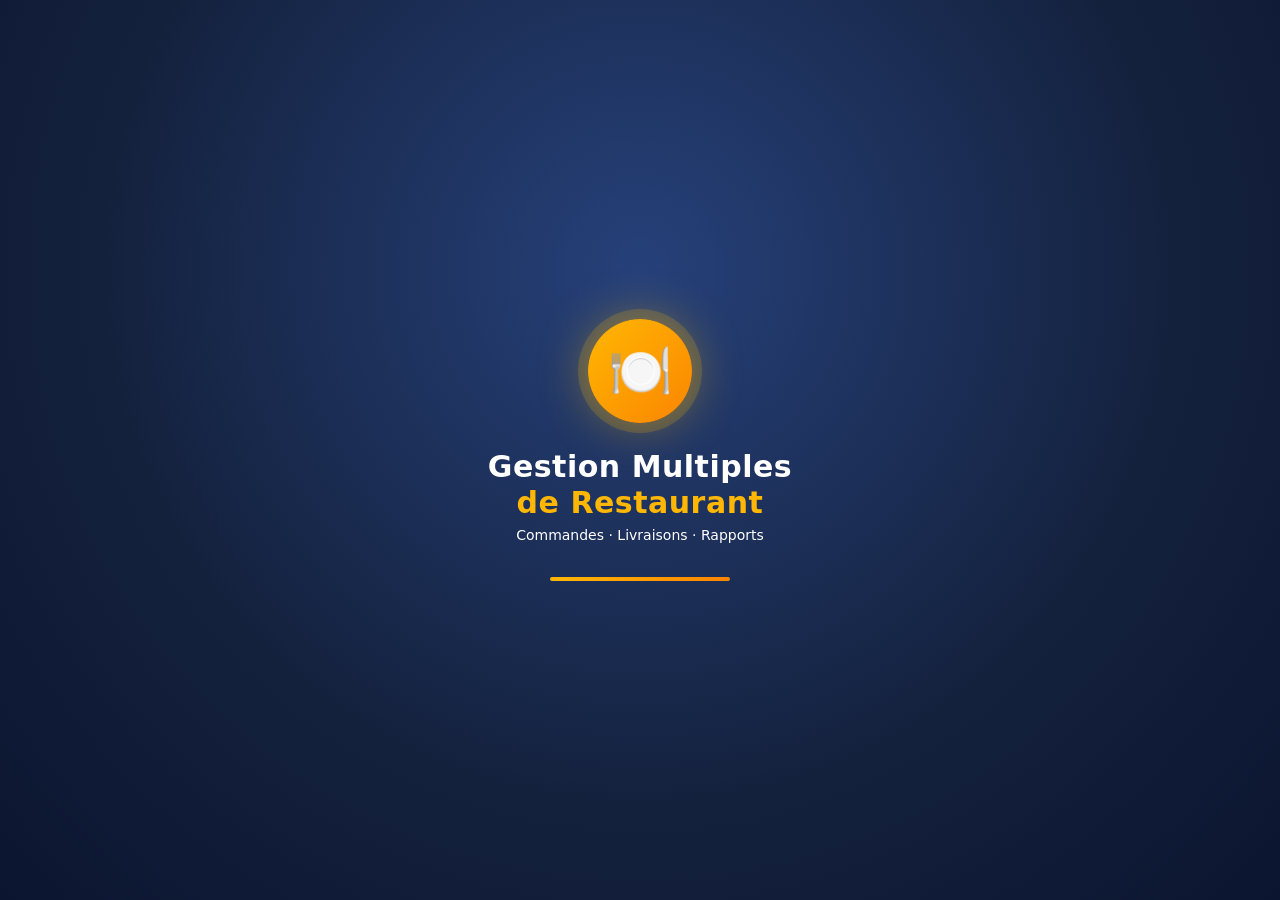
<file: index.html>
<!DOCTYPE html><html lang="fr"><head><meta charset="utf-8"><meta name="viewport" content="width=device-width,initial-scale=1"><link rel="manifest" href="manifest.webmanifest"><meta name="theme-color" content="#14213d"><link rel="icon" type="image/png" href="icon-192.png?v=3"><link rel="apple-touch-icon" href="icon-192.png?v=3"><meta name="mobile-web-app-capable" content="yes"><meta name="apple-mobile-web-app-capable" content="yes"><meta name="apple-mobile-web-app-title" content="RestoGest"><meta name="description" content="RestoGest : application de gestion intelligente pour votre restaurant. Gérez la caisse, les stocks, les menus et les commandes en ligne.">
<meta property="og:type" content="website">
<meta property="og:locale" content="fr_FR">
<meta property="og:title" content="RestoGest - Gestion intelligente du restaurant">
<meta property="og:description" content="Simplifiez la gestion de votre restaurant avec RestoGest : caisse, stocks, menus, commandes en ligne et rapports.">
<meta property="og:url" content="https://ayounbatanko.github.io/Restaurant-gestion-multiples/index.html">
<meta property="og:image" content="https://ayounbatanko.github.io/Restaurant-gestion-multiples/apercu-facebook.jpg">
<meta property="og:image:secure_url" content="https://ayounbatanko.github.io/Restaurant-gestion-multiples/apercu-facebook.jpg">
<meta property="og:image:type" content="image/jpeg">
<meta property="og:image:width" content="1200">
<meta property="og:image:height" content="630">
<meta property="og:site_name" content="RestoGest">
<meta property="og:image:alt" content="RestoGest, gestion intelligente du restaurant">
<meta name="twitter:card" content="summary_large_image">
<meta name="twitter:title" content="RestoGest - Gestion intelligente du restaurant">
<meta name="twitter:description" content="Simplifiez la gestion de votre restaurant avec RestoGest.">
<meta name="twitter:image" content="https://ayounbatanko.github.io/Restaurant-gestion-multiples/apercu-facebook.jpg"><title>Gestion Multiples de Restaurant</title><script src="splash.js"></script><style>:root{--bg:#f4f5f9;--card:#fff;--ink:#16213e;--mut:#6a7390;--bd:#e3e6ef;--navy:#14213d;--navy2:#26417a;--gold:#ffb703;--gold2:#fb8500;--ok:#12a36b;--bad:#e5383b;--acc:#fb8500;--kpi:#26417a;--sh:0 6px 22px rgba(20,33,61,.08)}
@media(prefers-color-scheme:dark){:root{--bg:#0d1325;--card:#161f38;--ink:#eef1fb;--mut:#93a0c4;--bd:#27345a;--kpi:#ffc93c;--sh:0 6px 22px rgba(0,0,0,.35)}}
*{box-sizing:border-box}
body{margin:0;font:15px/1.55 "Segoe UI",system-ui,-apple-system,sans-serif;background:var(--bg);color:var(--ink)}
h2,h3{margin:.2em 0 .4em;letter-spacing:-.2px}
#hdr{display:flex;justify-content:space-between;align-items:center;gap:10px;flex-wrap:wrap;padding:12px 20px;background:linear-gradient(120deg,#0f1a33,#26417a);color:#fff;position:sticky;top:0;z-index:5;box-shadow:0 4px 16px rgba(0,0,0,.2)}
#hdr>b{font-size:17px;display:flex;align-items:center;gap:8px}#hdr>b:before{content:"";width:10px;height:10px;border-radius:50%;background:var(--gold);box-shadow:0 0 0 3px rgba(255,183,3,.3)}
#net{font-size:12px;padding:3px 10px;border-radius:99px;background:rgba(18,163,107,.25);color:#7dffc9}#net.off{background:rgba(229,56,59,.3);color:#ffb3b5}
#hdr .lang{display:inline-flex;background:rgba(255,255,255,.12);border-radius:99px;padding:3px;gap:2px}
nav{display:flex;gap:8px;flex-wrap:wrap;padding:12px 18px;background:var(--card);border-bottom:1px solid var(--bd);position:sticky;top:56px;z-index:4;overflow-x:auto}
main{max-width:1000px;margin:0 auto;padding:18px}
.card{background:var(--card);border:1px solid var(--bd);border-radius:16px;padding:16px;margin-bottom:14px;box-shadow:var(--sh)}
.col{display:flex;flex-direction:column;gap:10px}.col>.card{margin-bottom:0}
.col>.card:has(.kpi){border-inline-start:6px solid var(--gold)}
.col>.card:nth-child(2):has(.kpi){border-color:var(--ok)}.col>.card:nth-child(3):has(.kpi){border-color:var(--navy2)}.col>.card:nth-child(4):has(.kpi){border-color:var(--gold2)}
.kpi{font-size:30px;font-weight:800;color:var(--kpi);line-height:1.2}.mut{color:var(--mut);font-size:13px}
.row{display:flex;gap:8px;flex-wrap:wrap;align-items:center}.row>.g{flex:1}
input,select,textarea{font:inherit;padding:10px 12px;border-radius:10px;border:1.5px solid var(--bd);background:var(--card);color:var(--ink);transition:border .15s,box-shadow .15s}
input:focus,select:focus{outline:0;border-color:var(--gold2);box-shadow:0 0 0 3px rgba(251,133,0,.25)}
button{font:inherit;font-weight:700;cursor:pointer;padding:10px 18px;border-radius:12px;border:0;color:#1b1400;background:linear-gradient(135deg,var(--gold),var(--gold2));box-shadow:0 4px 12px rgba(251,133,0,.35);transition:transform .15s,box-shadow .15s,filter .15s}
button:hover{transform:translateY(-2px);filter:brightness(1.05);box-shadow:0 8px 18px rgba(251,133,0,.4)}
button:active{transform:none}button:focus-visible{outline:3px solid var(--navy2);outline-offset:2px}
button:disabled{opacity:.4;cursor:not-allowed;transform:none;box-shadow:none}
button.sec{background:transparent;color:var(--ink);border:1.5px solid var(--bd);box-shadow:none}
button.sec:hover{border-color:var(--navy2);color:var(--navy2);box-shadow:none}
@media(prefers-color-scheme:dark){button.sec:hover{border-color:var(--gold);color:var(--gold)}}
button.bad{background:linear-gradient(135deg,#e5383b,#b1252a);color:#fff;box-shadow:0 4px 12px rgba(229,56,59,.35)}
nav button{background:transparent;color:var(--ink);border:1.5px solid var(--bd);box-shadow:none;padding:8px 16px;white-space:nowrap}
nav button:hover{border-color:var(--navy2);box-shadow:none}
nav button.on{background:linear-gradient(135deg,#14213d,#26417a);color:var(--gold);border-color:transparent;box-shadow:0 4px 12px rgba(20,33,61,.35)}
#hdr .lang button{background:transparent;box-shadow:none;padding:4px 11px;font-size:12px;color:#fff;border-radius:99px}
#hdr .lang button.on{background:var(--gold);color:#1b1400}
#hdr #lo{background:rgba(255,255,255,.14);color:#fff;box-shadow:none;border:1px solid rgba(255,255,255,.4);padding:6px 14px}
.grid{display:grid;grid-template-columns:repeat(auto-fill,minmax(140px,1fr));gap:10px}
.grid button{padding:16px 8px;background:var(--card);color:var(--ink);border:1.5px solid var(--bd);border-radius:14px;box-shadow:none;line-height:1.3}
.grid button b{color:var(--gold2);font-size:15px}.grid button:hover{border-color:var(--gold2);background:rgba(255,183,3,.12);box-shadow:var(--sh)}
table{width:100%;border-collapse:collapse}th{font-size:12px;color:var(--mut);text-transform:none;background:rgba(38,65,122,.07)}
td,th{padding:9px 8px;border-bottom:1px solid var(--bd);text-align:start}tr:hover td{background:rgba(255,183,3,.07)}
.badge{padding:3px 11px;border-radius:99px;background:rgba(255,183,3,.25);color:#8a5a00;font-size:12px;font-weight:700}
.badge[data-s="acceptée"],.badge[data-s="préparée"]{background:rgba(38,65,122,.15);color:var(--navy2)}
.badge[data-s="en route"]{background:rgba(251,133,0,.2);color:#b45f00}
.badge[data-s="terminée"]{background:rgba(18,163,107,.18);color:#0a7a4f}
.badge[data-s="refusée"],.badge[data-s="annulée"]{background:rgba(229,56,59,.15);color:#c1272b}
.logo{width:58px;height:58px;border-radius:14px;object-fit:cover;background:linear-gradient(135deg,var(--gold),var(--gold2))}
.toast{position:fixed;bottom:18px;inset-inline-end:18px;background:var(--navy);color:#fff;padding:13px 18px;border-radius:12px;z-index:20;border-inline-start:5px solid var(--gold);box-shadow:0 10px 30px rgba(0,0,0,.35)}
iframe{width:100%;height:280px;border:0;border-radius:12px}
#receipt{display:none;font:13px monospace;width:72mm}
@media print{body>*{display:none!important}#receipt{display:block!important}.pcard{display:block!important}}
.bizcard{width:340px;border:3px solid var(--gold2);border-radius:18px;padding:22px;text-align:center;margin:20px auto;background:#fff;color:#14213d;box-shadow:var(--sh)}
body.auth{background:radial-gradient(circle at 15% 0,#2f5aa8 0,#14213d 55%) fixed;min-height:100vh}
body.auth #hdr{background:transparent;box-shadow:none;position:static}
body.auth main{padding-top:0}body.auth .card{box-shadow:0 24px 70px rgba(0,0,0,.45);border:0;border-radius:22px;padding:26px}
.brand{font-size:26px;font-weight:800;margin:0}.brand span{color:var(--gold2)}
body.auth #hdr>b{display:none}body.auth #hdr{justify-content:flex-end}
nav{position:static;flex-wrap:nowrap;scrollbar-width:thin}#hdr{position:static}
.gal{display:flex;gap:8px;overflow-x:auto;scroll-snap-type:x mandatory;margin-bottom:10px}.gal.ph{height:90px;align-items:center;justify-content:center;font-size:34px;background:rgba(255,183,3,.15);border-radius:12px}
.gi{position:relative;flex:0 0 auto;scroll-snap-align:start}.gi img{height:150px;max-width:260px;object-fit:cover;border-radius:12px;display:block}
.gi .x{position:absolute;top:6px;inset-inline-end:6px;padding:2px 8px;border-radius:99px;background:rgba(20,33,61,.8);color:#fff;box-shadow:none;font-size:12px}
.cat{display:grid;grid-template-columns:repeat(auto-fill,minmax(250px,1fr));gap:12px}.dish{margin:0}.dish p{margin:6px 0}
.lb{display:inline-block;cursor:pointer;padding:9px 16px;border-radius:12px;border:1.5px solid var(--bd);font-weight:700}.lb:hover{border-color:var(--navy2)}
textarea{width:100%;font:inherit}
.pv{margin:10px 0 0}.pvi{flex:0 0 130px;cursor:pointer;scroll-snap-align:start;font-size:13px}.pvi img,.pvi .ph2{width:130px;height:90px;object-fit:cover;border-radius:12px;display:flex;align-items:center;justify-content:center;font-size:28px;background:rgba(255,183,3,.15)}.pvi b,.pvi span{display:block}.pvi span{color:var(--acc);font-weight:700}
.warn{border-inline-start:6px solid var(--gold);background:rgba(255,183,3,.12)}.okc{border-inline-start:6px solid var(--ok)}
.badge[data-s="pro"]{background:rgba(18,163,107,.18);color:#0a7a4f}.badge[data-s="off"]{background:rgba(229,56,59,.15);color:#c1272b}

/* Home grid navigation for restaurant space */
.home-grid-wrap{max-width:420px;margin:0 auto}
.home-grid{display:grid;grid-template-columns:1fr 1fr;gap:12px}
.home-grid .hg-btn{
  display:flex;flex-direction:column;align-items:center;justify-content:center;gap:10px;
  background:#14213d;color:#fff;border:0;border-radius:16px;padding:22px 12px;
  font-weight:700;font-size:14px;line-height:1.25;text-align:center;
  box-shadow:0 6px 18px rgba(20,33,61,.25);min-height:110px;
  transition:transform .15s,filter .15s,box-shadow .15s
}
.home-grid .hg-btn:hover{transform:translateY(-3px);filter:brightness(1.08);box-shadow:0 10px 24px rgba(20,33,61,.35)}
.home-grid .hg-btn .ico{font-size:28px;line-height:1;filter:drop-shadow(0 2px 4px rgba(0,0,0,.2))}
.home-grid .hg-btn.full{grid-column:1/-1;flex-direction:row;min-height:64px;gap:12px;padding:16px 20px}
.home-grid .hg-btn .badge{background:var(--gold);color:#1b1400;margin-inline-start:4px}
.back-row{margin-bottom:12px}
.back-row button{background:transparent;color:var(--ink);border:1.5px solid var(--bd);box-shadow:none;padding:8px 14px}
.back-row button:hover{border-color:var(--navy2);color:var(--navy2)}
@media(prefers-color-scheme:dark){
  .home-grid .hg-btn{background:#1a2744}
  .back-row button:hover{border-color:var(--gold);color:var(--gold)}
}

nav:empty{display:none;padding:0;border:0;height:0;overflow:hidden}

.back-row{margin-bottom:14px}
.back-btn{
  display:inline-flex;align-items:center;gap:6px;
  background:linear-gradient(135deg,#14213d,#26417a)!important;
  color:#ffb703!important;border:0!important;
  padding:12px 18px!important;border-radius:12px!important;
  font-weight:700!important;box-shadow:0 4px 12px rgba(20,33,61,.35)!important;
}
.back-btn:hover{filter:brightness(1.1);transform:translateY(-1px)}
</style></head><body>
<div id="hdr"></div>
<main><div id="apkSlot" style="max-width:420px;margin:12px auto 0"></div><div class="card col" style="max-width:420px;margin:30px auto">
<h2 class="brand" style="font-size:23px;line-height:1.25">🍽️ Gestion Multiples<br>de <span>Restaurant</span></h2><div class="mut">Gérez votre restaurant, même sans connexion.</div>
<div class="row" id="tabs"></div><div id="f" class="col"></div><div id="msg" style="color:var(--bad)"></div>
</div><div id="supSlot" style="max-width:420px;margin:0 auto 30px"></div></main>
<script src="db.js"></script><script src="notif.js"></script>
<script>let SH=window;try{if(window.parent!==window&&window.parent.nav)SH=window.parent}catch(e){}
SH.__m=SH.__m||{l:{},s:{}};
const store={g(w,k){try{const v=(w=='l'?localStorage:sessionStorage).getItem(k);if(v!==null)return v}catch(e){}return SH.__m[w][k]??null},
 s(w,k,v){try{(w=='l'?localStorage:sessionStorage).setItem(k,v)}catch(e){}SH.__m[w][k]=v},clr(){try{sessionStorage.clear()}catch(e){}SH.__m.s={}}};
const K='rm_db',LANGS={fr:'Français',en:'English',ar:'العربية',es:'Español'};
const TL={dash:'Tableau de bord',pos:'Caisse',hist:'Historique des ventes',orders:'Commandes',menu:'Carte / Menu',drivers:'Livreurs',settings:'Réglages',restos:'Restaurants',myorders:'Mes commandes',logout:'Déconnexion'};
const T={en:{dash:'Dashboard',pos:'Cash register',hist:'Sales history',orders:'Orders',menu:'Menu',drivers:'Drivers',settings:'Settings',restos:'Restaurants',myorders:'My orders',logout:'Log out'},
es:{dash:'Panel',pos:'Caja',hist:'Historial de ventas',orders:'Pedidos',menu:'Menú',drivers:'Repartidores',settings:'Ajustes',restos:'Restaurantes',myorders:'Mis pedidos',logout:'Salir'},
ar:{dash:'لوحة القيادة',pos:'الصندوق',hist:'سجل المبيعات',orders:'الطلبات',menu:'القائمة',drivers:'السائقون',settings:'الإعدادات',restos:'المطاعم',myorders:'طلباتي',logout:'خروج'}};
const lang=()=>store.g('l','lang')||'fr',t=k=>(T[lang()]||{})[k]||TL[k]||k;
const TRS="Tableau de bord|Dashboard|Panel|لوحة القيادة\nCaisse|Cash register|Caja|الصندوق\nHistorique des ventes|Sales history|Historial de ventas|سجل المبيعات\nCommandes|Orders|Pedidos|الطلبات\nCarte / Menu|Menu|Menú|القائمة\nLivreurs|Drivers|Repartidores|السائقون\nRéglages|Settings|Ajustes|الإعدادات\nRestaurants|Restaurants|Restaurantes|المطاعم\nMes commandes|My orders|Mis pedidos|طلباتي\nDéconnexion|Log out|Salir|خروج\n● En ligne|● Online|● En línea|● متصل\n● Hors ligne — caisse active|● Offline — register active|● Sin conexión — caja activa|● غير متصل — الصندوق يعمل\nGérez votre restaurant, même sans connexion.|Manage your restaurant, even offline.|Gestiona tu restaurante, incluso sin conexión.|أدر مطعمك حتى بدون اتصال.\nSe connecter|Log in|Iniciar sesión|تسجيل الدخول\nCréer un compte|Create an account|Crear una cuenta|إنشاء حساب\nPremière configuration : compte propriétaire|First setup: owner account|Primera configuración: cuenta de propietario|الإعداد الأول: حساب المالك\nClient|Customer|Cliente|زبون\nRestaurant|Restaurant|Restaurante|مطعم\nCréer le compte|Create account|Crear cuenta|إنشاء الحساب\nCréer le compte propriétaire|Create owner account|Crear cuenta de propietario|إنشاء حساب المالك\nRetour|Back|Volver|رجوع\n← Retour|← Back|← Volver|→ رجوع\nNuméro de téléphone ou nom d'utilisateur|Phone number or username|Número de teléfono o nombre de usuario|رقم الهاتف أو اسم المستخدم\nMot de passe|Password|Contraseña|كلمة المرور\nConfirmez le mot de passe|Confirm password|Confirma la contraseña|أكّد كلمة المرور\nVotre nom|Your name|Tu nombre|اسمك\nNom du restaurant|Restaurant name|Nombre del restaurante|اسم المطعم\nNuméro de téléphone|Phone number|Número de teléfono|رقم الهاتف\nVotre nom de propriétaire|Your owner name|Tu nombre de propietario|اسم المالك\nCréez votre compte propriétaire (une seule fois).|Create your owner account (one time only).|Crea tu cuenta de propietario (una sola vez).|أنشئ حساب المالك (مرة واحدة فقط).\nIdentifiants incorrects.|Incorrect credentials.|Credenciales incorrectas.|بيانات الدخول غير صحيحة.\nTous les champs sont obligatoires.|All fields are required.|Todos los campos son obligatorios.|جميع الحقول مطلوبة.\nLes deux mots de passe ne sont pas identiques.|The two passwords do not match.|Las dos contraseñas no coinciden.|كلمتا المرور غير متطابقتين.\nCe numéro est déjà utilisé.|This number is already used.|Este número ya está en uso.|هذا الرقم مستخدم بالفعل.\nNom et mot de passe obligatoires.|Name and password required.|Nombre y contraseña obligatorios.|الاسم وكلمة المرور مطلوبان.\nDevise par défaut : FCFA (XOF). 1 mois d'essai gratuit.|Default currency: FCFA (XOF). 1 month free trial.|Moneda por defecto: FCFA (XOF). 1 mes de prueba gratuita.|العملة الافتراضية: فرنك CFA (XOF). شهر تجريبي مجاني.\nEspace propriétaire|Owner area|Área del propietario|مساحة المالك\nLien|Link|Enlace|الرابط\nTél.|Phone|Tel.|الهاتف\nStatut|Status|Estado|الحالة\nÉchéance|Due date|Vencimiento|الاستحقاق\nDevise|Currency|Moneda|العملة\nEssai gratuit|Free trial|Prueba gratuita|تجربة مجانية\nAbonné|Subscribed|Suscrito|مشترك\nSuspendu|Suspended|Suspendido|موقوف\nExpiré|Expired|Vencido|منتهي\nEssai terminé|Trial ended|Prueba terminada|انتهت التجربة\n+1 mois payé|+1 month paid|+1 mes pagado|+شهر مدفوع\nSuspendre|Suspend|Suspender|إيقاف\nSupprimer|Delete|Eliminar|حذف\nAucun restaurant inscrit pour l'instant.|No restaurant registered yet.|Ningún restaurante registrado todavía.|لا يوجد مطعم مسجل بعد.\nChiffre d'affaires total|Total revenue|Ingresos totales|إجمالي رقم الأعمال\nAujourd'hui|Today|Hoy|اليوم\nNombre de ventes|Number of sales|Número de ventas|عدد المبيعات\nPanier moyen|Average basket|Cesta media|متوسط السلة\nCA des 7 derniers jours|Revenue, last 7 days|Ingresos, últimos 7 días|رقم الأعمال خلال 7 أيام\nMeilleurs produits|Top products|Mejores productos|أفضل المنتجات\nAucune vente pour l'instant.|No sales yet.|Aún no hay ventas.|لا توجد مبيعات بعد.\nTicket|Receipt|Ticket|التذكرة\n(fonctionne hors connexion)|(works offline)|(funciona sin conexión)|(يعمل بدون اتصال)\nValider la vente et imprimer|Confirm sale and print|Validar venta e imprimir|تأكيد البيع والطباعة\nEspèces|Cash|Efectivo|نقدًا\nCarte|Card|Tarjeta|بطاقة\nAucune vente.|No sales.|Sin ventas.|لا توجد مبيعات.\nN°|No.|N.º|الرقم\nDate|Date|Fecha|التاريخ\nSource|Source|Origen|المصدر\nTotal|Total|Total|المجموع\nRéimprimer|Reprint|Reimprimir|إعادة الطباعة\ncaisse|register|caja|الصندوق\nen ligne|online|en línea|عبر الإنترنت\nAccepter|Accept|Aceptar|قبول\nRefuser|Decline|Rechazar|رفض\nMarquer préparée|Mark as prepared|Marcar como preparado|تحديد كمُجهّز\nLivreur…|Driver…|Repartidor…|السائق…\nAttribuer|Assign|Asignar|تعيين\nAnnulée par le client|Cancelled by the customer|Cancelado por el cliente|ألغاها الزبون\nAucune commande en ligne.|No online orders.|Sin pedidos en línea.|لا توجد طلبات عبر الإنترنت.\nNom du plat|Dish name|Nombre del plato|اسم الطبق\nPrix|Price|Precio|السعر\nAjouter|Add|Añadir|إضافة\nNom|Name|Nombre|الاسم\nTéléphone|Phone|Teléfono|الهاتف\nCréer le compte livreur|Create driver account|Crear cuenta de repartidor|إنشاء حساب سائق\nAucun livreur.|No drivers.|Sin repartidores.|لا يوجد سائقون.\nLogo|Logo|Logo|الشعار\nAdresse|Address|Dirección|العنوان\nLatitude|Latitude|Latitud|خط العرض\nLongitude|Longitude|Longitud|خط الطول\nMa position|My location|Mi ubicación|موقعي\nMoyens de paiement en ligne (séparés par des virgules)|Online payment methods (comma-separated)|Medios de pago en línea (separados por comas)|وسائل الدفع عبر الإنترنت (مفصولة بفواصل)\nEnregistrer|Save|Guardar|حفظ\nCarte de visite|Business card|Tarjeta de visita|بطاقة العمل\nImprimer|Print|Imprimir|طباعة\nRestaurant introuvable.|Restaurant not found.|Restaurante no encontrado.|المطعم غير موجود.\nActivez la localisation pour trier les restaurants par distance.|Enable location to sort restaurants by distance.|Activa la ubicación para ordenar por distancia.|فعّل الموقع لترتيب المطاعم حسب المسافة.\nVoir la carte|View menu|Ver la carta|عرض القائمة\nAucun restaurant disponible pour le moment.|No restaurant available right now.|Ningún restaurante disponible por ahora.|لا يوجد مطعم متاح حاليًا.\nAdresse de livraison|Delivery address|Dirección de entrega|عنوان التوصيل\nPaiement à la livraison|Pay on delivery|Pago contra entrega|الدفع عند التسليم\nCommander|Order|Pedir|اطلب\nAnnuler la commande|Cancel order|Cancelar pedido|إلغاء الطلب\nReçu PDF|PDF receipt|Recibo PDF|إيصال PDF\nAucune commande.|No orders.|Sin pedidos.|لا توجد طلبات.\nLivreur|Driver|Repartidor|السائق\nDémarrer la livraison|Start delivery|Iniciar entrega|بدء التوصيل\nLivraison terminée|Delivery completed|Entrega completada|اكتمل التوصيل\nEn préparation…|Being prepared…|En preparación…|قيد التحضير…\nAucune commande attribuée.|No assigned orders.|Sin pedidos asignados.|لا توجد طلبات معيّنة.\nen attente|pending|pendiente|قيد الانتظار\nacceptée|accepted|aceptado|مقبول\npréparée|prepared|preparado|مجهّز\nen route|on the way|en camino|في الطريق\nterminée|completed|completado|مكتمل\nrefusée|declined|rechazado|مرفوض\nannulée|cancelled|cancelado|ملغى\nCréer un compte pour votre restaurant|Create an account for your restaurant|Crea una cuenta para tu restaurante|أنشئ حسابًا لمطعمك\nCatalogue des plats|Dish catalogue|Catálogo de platos|كتالوج الأطباق\nNouveau plat|New dish|Nuevo plato|طبق جديد\nIngrédients et description|Ingredients and description|Ingredientes y descripción|المكونات والوصف\nPhotos du plat (une ou plusieurs)|Dish photos (one or more)|Fotos del plato (una o varias)|صور الطبق (واحدة أو أكثر)\nAjouter des photos|Add photos|Añadir fotos|إضافة صور\nModifier|Edit|Editar|تعديل\nAucun plat dans le catalogue.|No dishes in the catalogue.|Ningún plato en el catálogo.|لا توجد أطباق في الكتالوج.\nActiver Pro (+1 mois)|Activate Pro (+1 month)|Activar Pro (+1 mes)|تفعيل برو (+شهر)\nDésactiver le compte|Deactivate account|Desactivar la cuenta|تعطيل الحساب\nCompte désactivé|Account deactivated|Cuenta desactivada|الحساب معطّل\nPro actif|Pro active|Pro activo|برو مفعّل\nPro expiré|Pro expired|Pro vencido|انتهى برو\nDemande Pro|Pro request|Solicitud Pro|طلب برو\nActiver l'option Pro|Activate the Pro option|Activar la opción Pro|تفعيل خيار برو\nDemander l'activation Pro|Request Pro activation|Solicitar activación Pro|طلب تفعيل برو\nOption Pro|Pro option|Opción Pro|خيار برو\nVoir toute la carte|View full menu|Ver toda la carta|عرض القائمة كاملة\nRestaurants les plus proches de vous|Restaurants closest to you|Restaurantes más cercanos|أقرب المطاعم إليك\nMes tâches de livraison|My delivery tasks|Mis entregas|مهام التوصيل\nLivraisons terminées|Completed deliveries|Entregas completadas|التوصيلات المكتملة\nAucune tâche pour le moment.|No tasks right now.|Sin tareas por ahora.|لا توجد مهام حاليًا.\nCatalogue bientôt disponible.|Catalogue coming soon.|Catálogo próximamente.|الكتالوج قريبًا.";
const TR={};TRS.split('\n').forEach(l=>{const[a,...r]=l.split('|');['en','es','ar'].forEach((k,i)=>{(TR[k]=TR[k]||{})[a]=r[i]})});
function trs(s){const L=TR[lang()];if(!L)return s;const m=s.match(/^(\s*)([\s\S]*?)(\s*)$/),c=m[2];if(L[c])return m[1]+L[c]+m[3];const i=c.search(/ [:—] /);if(i>0&&L[c.slice(0,i)])return m[1]+L[c.slice(0,i)]+c.slice(i)+m[3];return s}
function trDom(root){if(lang()=='fr')return;const w=document.createTreeWalker(root,NodeFilter.SHOW_TEXT);let n;while(n=w.nextNode()){if(n.parentNode.tagName=='SCRIPT')continue;const v=trs(n.nodeValue);if(v!==n.nodeValue)n.nodeValue=v}
 root.querySelectorAll('[placeholder]').forEach(e=>{const v=trs(e.getAttribute('placeholder'));if(v!==e.getAttribute('placeholder'))e.setAttribute('placeholder',v)})}
let _obs=null;function startTr(){if(_obs||lang()=='fr')return;const o=()=>_obs.observe(document.body,{childList:true,subtree:true,characterData:true});_obs=new MutationObserver(()=>{_obs.disconnect();trDom(document.body);o()});o();trDom(document.body)}
const D=window.RGDB;
const uid=()=>Math.random().toString(36).slice(2,9);
const esc=s=>String(s??'').replace(/[&<>"']/g,c=>({'&':'&amp;','<':'&lt;','>':'&gt;','"':'&quot;',"'":'&#39;'}[c]));
const me=()=>{const i=store.g('s','uid');const u=i&&D.get().users.find(u=>u.id==i);return u&&!u.disabled?u:undefined};
const inShell=SH!==window;
const navTo=u=>inShell?parent.nav(u):(location=u.replace(/\.html$/,'')+'.html');
const cardUrl=s=>inShell?'#card/'+s:'card.html?r='+s;
const cardSlug=()=>inShell?SH.location.hash.split('/')[1]:new URLSearchParams(location.search).get('r');
const OWNER_ACCOUNT_NAME='Ayouba Tanko';
const isOwnerAccount=u=>!!u&&String(u.name||'').trim().toLocaleLowerCase('fr')===OWNER_ACCOUNT_NAME.toLocaleLowerCase('fr');
function guard(role){const u=me();const allowed=role==='owner'?(u&&(u.role==='owner'||(u.role==='restaurant'&&isOwnerAccount(u)))):(u&&u.role===role);if(!allowed){navTo('index');return null}return u}
function logout(){store.clr();navTo('index')}
function changeMyPassword(oldId,newId,cfId){
  const oldEl=document.getElementById(oldId||'oldpw'),nwEl=document.getElementById(newId||'newpw'),cfEl=document.getElementById(cfId||'cfpw');
  if(!oldEl||!nwEl||!cfEl)return;
  const old=oldEl.value,nw=nwEl.value,cf=cfEl.value;
  const u=me();if(!u)return alert('Session expirée. Reconnectez-vous.');
  if(u.pass!==old)return alert('Mot de passe actuel incorrect.');
  if(nw.length<6)return alert('Le nouveau mot de passe doit contenir au moins 6 caractères.');
  if(nw!==cf)return alert('Les deux nouveaux mots de passe ne correspondent pas.');
  if(nw===old)return alert('Choisissez un mot de passe différent de l\'actuel.');
  const d=D.get(),uu=d.users.find(x=>x.id===u.id);if(!uu)return alert('Compte introuvable.');
  uu.pass=nw;D.save(d);
  // garder la session cohérente
  oldEl.value=nwEl.value=cfEl.value='';
  toast('Mot de passe modifié avec succès.');
}
async function hashSecurityAnswer(v){const s=String(v||'').trim().toLocaleLowerCase('fr');if(!s)return '';if(window.crypto&&crypto.subtle){const b=await crypto.subtle.digest('SHA-256',new TextEncoder().encode(s));return Array.from(new Uint8Array(b)).map(x=>x.toString(16).padStart(2,'0')).join('')}return btoa(unescape(encodeURIComponent(s)))}
async function saveSecurityAnswer(){const a=document.getElementById('securitySetup')?.value||'';if(a.trim().length<2)return alert('Saisissez une réponse secrète de 2 caractères minimum.');const u=me(),d=D.get(),x=d.users.find(z=>z.id===u.id);if(!x)return alert('Compte introuvable.');x.securityAnswerHash=await hashSecurityAnswer(a);D.save(d);document.getElementById('securitySetup').value='';toast('Réponse de sécurité enregistrée.')}
function passwordCard(){
  return `<div class="card col"><h3 style="margin:0">🔐 Changer mon mot de passe</h3>
  <p class="mut">Vous pouvez modifier votre mot de passe à tout moment.</p>
  <input id="oldpw" type="password" placeholder="Mot de passe actuel" autocomplete="current-password">
  <input id="newpw" type="password" placeholder="Nouveau mot de passe (6 caractères minimum)" autocomplete="new-password">
  <input id="cfpw" type="password" placeholder="Confirmer le nouveau mot de passe" autocomplete="new-password">
  <button type="button" onclick="changeMyPassword()">Enregistrer le nouveau mot de passe</button></div>
  <div class="card col"><h3 style="margin:0">🛡️ Récupération du compte</h3><p class="mut">Définissez votre réponse secrète à la question : « Quelle est votre nom ? »</p><input id="securitySetup" type="text" placeholder="Votre réponse secrète" autocomplete="off"><button type="button" onclick="saveSecurityAnswer()">Enregistrer ma réponse secrète</button></div>`;
}

const slugify=s=>s.toLowerCase().normalize('NFD').replace(/[\u0300-\u036f]/g,'').replace(/[^a-z0-9]+/g,'-').replace(/^-|-$/g,'');
const money=(v,c)=>{if(!c||c=='XOF'||c=='XAF')return new Intl.NumberFormat(lang(),{maximumFractionDigits:0}).format(v)+' FCFA';try{return new Intl.NumberFormat(lang(),{style:'currency',currency:c||'XOF'}).format(v)}catch(e){return v+' '+c}};
const currencies=()=>Intl.supportedValuesOf?Intl.supportedValuesOf('currency'):['EUR','USD','XOF','MAD','DZD','TND','GBP'];
const fdate=ts=>new Date(ts).toLocaleString(lang());
const km=(a,b)=>{const R=6371,r=x=>x*Math.PI/180,dl=r(b[0]-a[0]),dn=r(b[1]-a[1]);const h=Math.sin(dl/2)**2+Math.cos(r(a[0]))*Math.cos(r(b[0]))*Math.sin(dn/2)**2;return 2*R*Math.asin(Math.sqrt(h))};
function setLang(k){store.s('l','lang',k);inShell?parent.nav(parent.cur):location.reload()}
function hdr(title){document.getElementById('hdr').innerHTML=`<b>${esc(title)}</b><span class="row"><span id="net"></span><span class="lang">${Object.entries(LANGS).map(([k,v])=>`<button title="${v}" class="${k==lang()?'on':''}" onclick="setLang('${k}')">${k.toUpperCase()}</button>`).join('')}</span><button id="lo" onclick="logout()">${t('logout')}</button></span>`;document.documentElement.dir=lang()=='ar'?'rtl':'ltr';const nt=()=>{const e=document.getElementById('net');if(e){e.textContent=navigator.onLine?'● En ligne':'● Hors ligne — caisse active';e.className=navigator.onLine?'':'off'}};nt();addEventListener('online',nt);addEventListener('offline',nt);startTr()}
function toast(m){const e=document.createElement('div');e.className='toast';e.textContent=m;document.body.appendChild(e);setTimeout(()=>e.remove(),4500);try{const c=new AudioContext(),o=c.createOscillator();o.connect(c.destination);o.frequency.value=880;o.start();setTimeout(()=>o.stop(),180)}catch(e){}}
function setOrder(id,patch){const d=D.get(),o=d.orders.find(o=>o.id==id);Object.assign(o,patch);
 if(patch.status=='terminée'){d.rests.find(r=>r.id==o.restId).sales.push({id:uid(),date:Date.now(),items:o.items,total:o.total,src:'en ligne'})}D.save(d)}
function receipt(r,x,title){const items=x.items.map(i=>`<tr><td>${esc(i.n)} ×${i.q}</td><td style="text-align:end">${money(i.p*i.q,r.currency)}</td></tr>`).join('');
 return `<div style="text-align:center">${r.logo?`<img src="${r.logo}" style="width:60px"><br>`:''}<b>${esc(r.name)}</b><br>${esc(r.address||'')}<br>${esc(r.phone||'')}<hr>${title||'Reçu'} #${esc(x.id)}<br>${fdate(x.date||x.created)}</div><table>${items}</table><hr><b>TOTAL : ${money(x.total,r.currency)}</b><br>${esc(x.pay||'')}<p style="text-align:center">Merci !</p>`}
function printHTML(h){document.getElementById('receipt').innerHTML=h;setTimeout(()=>window.print(),150)}
function barChart(data,cur){const m=Math.max(1,...data.map(d=>d.v)),w=300/data.length;
 return `<svg viewBox="0 0 300 140" width="100%">${data.map((d,i)=>{const h=d.v/m*90;return `<rect x="${i*w+6}" y="${110-h}" width="${w-12}" height="${h}" fill="var(--acc)" rx="3"/><text x="${i*w+w/2}" y="${105-h}" font-size="7" text-anchor="middle" fill="currentColor">${Math.round(d.v)}</text><text x="${i*w+w/2}" y="124" font-size="7" text-anchor="middle" fill="currentColor">${esc(d.l)}</text>`}).join('')}</svg>`}

const curOptions=sel=>['XOF',...currencies().filter(c=>c!='XOF')].map(c=>`<option value="${c}" ${c==(sel||'XOF')?'selected':''}>${c=='XOF'?'FCFA (XOF)':c=='XAF'?'FCFA (XAF)':c}</option>`).join('');
const readImg=f=>new Promise(res=>{const fr=new FileReader();fr.onload=()=>{const im=new Image();im.onload=()=>{const k=Math.min(1,640/Math.max(im.width,im.height)),c=document.createElement('canvas');c.width=Math.round(im.width*k);c.height=Math.round(im.height*k);c.getContext('2d').drawImage(im,0,0,c.width,c.height);res(c.toDataURL('image/jpeg',.72))};im.onerror=()=>res(fr.result);im.src=fr.result};fr.readAsDataURL(f)});
const gal=(imgs,i)=>imgs&&imgs.length?'<div class="gal">'+imgs.map((s,k)=>`<span class="gi"><img src="${s}" alt="">${i!=null?`<button class="x" onclick="delImg(${i},${k})">✕</button>`:''}</span>`).join('')+'</div>':'<div class="gal ph">🍽️</div>';

function subInfo(r){const n=Date.now(),dl=e=>Math.max(0,Math.ceil((e-n)/864e5));
 if(r.sub=='suspended')return{ok:false,state:'off',label:'Compte désactivé',end:r.subEnd||r.trialEnd,days:-1};
 if(r.sub=='active')return r.subEnd>n?{ok:true,state:'pro',label:'Pro actif',end:r.subEnd,days:dl(r.subEnd)}:{ok:false,state:'off',label:'Pro expiré',end:r.subEnd,days:-1};
 return r.trialEnd>n?{ok:true,state:'trial',label:'Essai gratuit',end:r.trialEnd,days:dl(r.trialEnd)}:{ok:false,state:'off',label:'Essai terminé',end:r.trialEnd,days:-1}}
function notify(t,b){toast(t+(b?' — '+b:''));try{if(window.Notification&&Notification.permission=='granted')new Notification(t,{body:b||''})}catch(e){}}
document.addEventListener('click',()=>{try{window.Notification&&Notification.permission=='default'&&Notification.requestPermission()}catch(e){}},{once:true});
</script><script>
document.body.className='auth';hdr('');document.getElementById('lo').remove();
try{const q=new URLSearchParams(location.search).get('resto');if(q)store.s('l','rg_target',q)}catch(e){}
{const tg=store.g('l','rg_target'),tr=tg&&D.get().rests.find(r=>r.slug==tg);if(tr)document.querySelector('.brand').insertAdjacentHTML('afterend','<div class="card" style="margin:8px 0;border-inline-start:6px solid var(--gold)">🍽️ <b>'+esc(tr.name)+'</b><br><span class="mut">Connectez-vous ou créez un compte client pour voir le menu et commander.</span></div>')}
const go={owner:'owner.html',restaurant:'restaurant.html',client:'client.html',driver:'driver.html'};
const hasOwner=()=>true;
let view='l',kind='c',accountType='restaurant';
const cls=on=>on?'':'sec';
function draw(){msg.textContent='';
 tabs.innerHTML=`<button class="${cls(view=='l')}" onclick="view='l';draw()">Se connecter</button><button class="${cls(view=='s')}" onclick="view='s';draw()">Créer un compte</button>`;
 const pw=`<input id="pwd" type="password" placeholder="Mot de passe"><input id="pw2" type="password" placeholder="Confirmez le mot de passe">`;
 if(view=='l')f.innerHTML=`<input id="tel" placeholder="Numéro de téléphone ou nom d'utilisateur" autocomplete="username"><input id="pwd" type="password" placeholder="Mot de passe" autocomplete="current-password"><button onclick="login()">Se connecter</button><button type="button" class="sec" onclick="view='recover';draw()">Mot de passe oublié ?</button>`;
 else if(view=='recover')f.innerHTML=`<p class="mut">Réinitialisez votre mot de passe avec votre réponse secrète.</p><input id="rid" placeholder="Téléphone ou nom d'utilisateur"><label>Quelle est votre nom ?</label><input id="ranswer" placeholder="Votre réponse de sécurité"><input id="rpwd" type="password" placeholder="Nouveau mot de passe"><input id="rpwd2" type="password" placeholder="Confirmer le nouveau mot de passe"><button onclick="recoverPassword()">Réinitialiser le mot de passe</button><button class="sec" onclick="view='l';draw()">Retour à la connexion</button>`;
 else if(view=='o')f.innerHTML=`<p class="mut">La création publique d'un compte propriétaire est désactivée.</p><button class="sec" onclick="view='l';draw()">Retour</button>`;
 else f.innerHTML=`<div class="row"><button class="${cls(kind=='c')}" onclick="kind='c';restPos=null;draw()">Client</button><button class="${cls(kind=='r')}" onclick="kind='r';restPos=null;draw()">Compte professionnel</button></div>
  ${kind=='r'?`<div class="card col"><b>Quel type de compte souhaitez-vous créer ?</b><label><input type="radio" name="accountType" value="restaurant" ${accountType=='restaurant'?'checked':''} onchange="accountType=this.value;draw()"> Compte pour gérer votre restaurant</label><label><input type="radio" name="accountType" value="hotel" ${accountType=='hotel'?'checked':''} onchange="accountType=this.value;draw()"> Compte pour gérer les activités de restauration de votre hôtel</label></div>`:''}
  <input id="nm" placeholder="${kind=='r'?'Nom du restaurant':'Votre nom'}"><input id="tel" placeholder="Numéro de téléphone"><label>Question de sécurité : Quelle est votre nom ?</label><input id="securityAnswer" placeholder="Votre réponse secrète" autocomplete="off">${pw}
  ${kind=='r'?`<select id="cur">${curOptions('XOF')}</select>
  <div class="mut">Devise par défaut : FCFA (XOF). 1 mois d'essai gratuit.</div>
  <div id="restGpsBox" class="card" style="margin:0;padding:12px;background:rgba(255,183,3,.12);border-inline-start:4px solid var(--gold)">
    <b>📍 Position du restaurant</b>
    <p class="mut" id="restGpsMsg" style="margin:6px 0">Obligatoire : votre position GPS exacte sera détectée pour que les clients voient les restaurants les plus proches.</p>
    <button type="button" class="sec" onclick="detectRestPos()">Détecter ma position maintenant</button>
    <div id="restGpsLink"></div>
  </div>`:''}
  <button onclick="signup()">Créer le compte</button>`}
let restPos=null;
function detectRestPos(done){
  if(!navigator.geolocation){alert('Géolocalisation indisponible sur cet appareil.');return}
  const msg=document.getElementById('restGpsMsg');
  if(msg)msg.textContent='Recherche de la position GPS…';
  navigator.geolocation.getCurrentPosition(
    p=>{
      restPos={lat:p.coords.latitude,lng:p.coords.longitude,acc:Math.round(p.coords.accuracy)};
      if(msg)msg.textContent='✅ Position détectée : '+restPos.lat.toFixed(5)+', '+restPos.lng.toFixed(5)+(restPos.acc?' (±'+restPos.acc+' m)':'');
      const link=document.getElementById('restGpsLink');
      if(link)link.innerHTML='<a target="_blank" rel="noopener" href="https://www.google.com/maps?q='+restPos.lat+','+restPos.lng+'">Vérifier sur Google Maps</a>';
      const box=document.getElementById('restGpsBox');
      if(box){box.style.background='rgba(18,163,107,.12)';box.style.borderInlineStartColor='var(--ok)'}
      if(typeof done==='function')done();
    },
    e=>{
      if(msg)msg.textContent='❌ Position non obtenue. Activez le GPS et autorisez la localisation, puis réessayez.';
      alert('Impossible de détecter la position du restaurant.\nActivez le GPS et autorisez la localisation pour ce site.');
    },
    {enableHighAccuracy:true,timeout:20000,maximumAge:0}
  );
}
async function pwHash(v){const b=await crypto.subtle.digest('SHA-256',new TextEncoder().encode('rg-pw:'+v));return Array.from(new Uint8Array(b)).map(x=>x.toString(16).padStart(2,'0')).join('')}
async function login(){const d=D.get(),id=tel.value.trim(),p=pwd.value,nz=x=>String(x||'').trim().toLocaleLowerCase('fr');
 const c=d.users.filter(x=>x.phone==id||nz(x.name)==nz(id));let u=null;
 for(const x of c){if((x.pass!=null&&x.pass==p)||(x.passHash&&p&&x.passHash===await pwHash(p))){u=x;break}}
 if(!u){const o=c.find(x=>x.needsSetup&&isOwnerAccount(x));
  if(o){if(p.length<6)return msg.textContent='Première connexion : choisissez un mot de passe de 6 caractères minimum.';
   const c2=document.getElementById('pwSetup2');
   if(!c2){pwd.insertAdjacentHTML('afterend','<input id="pwSetup2" type="password" placeholder="Confirmez le mot de passe" autocomplete="new-password">');return msg.textContent='Première connexion : confirmez votre mot de passe, puis appuyez sur Se connecter.'}
   if(c2.value!==p)return msg.textContent='Les deux mots de passe ne correspondent pas.';
   o.passHash=await pwHash(p);delete o.needsSetup;D.save(d);u=o}}
 if(!u)return msg.textContent='Identifiants incorrects.';
 if(u.disabled&&!isOwnerAccount(u))return msg.textContent='Ce compte est désactivé. Contactez l\'administrateur pour le faire réactiver.';
 store.s('s','uid',u.id);navTo(isOwnerAccount(u)?'owner.html':go[u.role])}
async function hashAnswer(v){const s=String(v||'').trim().toLocaleLowerCase('fr');if(!s)return '';if(window.crypto&&crypto.subtle){const b=await crypto.subtle.digest('SHA-256',new TextEncoder().encode(s));return Array.from(new Uint8Array(b)).map(x=>x.toString(16).padStart(2,'0')).join('')}return btoa(unescape(encodeURIComponent(s)))}
async function recoverPassword(){const d=D.get(),id=document.getElementById('rid').value.trim(),ans=document.getElementById('ranswer').value,nw=document.getElementById('rpwd').value,cf=document.getElementById('rpwd2').value;const u=d.users.find(x=>x.phone===id||x.name===id);if(!u)return msg.textContent='Compte introuvable.';if(!u.securityAnswerHash)return msg.textContent='Ce compte ancien ne possède pas encore de réponse secrète enregistrée. Connectez-vous pour configurer la récupération.';if(await hashAnswer(ans)!==u.securityAnswerHash)return msg.textContent='Réponse de sécurité incorrecte.';if(nw.length<6)return msg.textContent='Le nouveau mot de passe doit contenir au moins 6 caractères.';if(nw!==cf)return msg.textContent='Les mots de passe ne correspondent pas.';u.pass=nw;D.save(d);view='l';draw();msg.style.color='var(--ok)';msg.textContent='Mot de passe réinitialisé. Connectez-vous.'}
function owner(){const d=D.get();if(hasOwner())return;if(!nm.value.trim()||!pwd.value)return msg.textContent='Nom et mot de passe obligatoires.';if(pwd.value!=pw2.value)return msg.textContent='Les deux mots de passe ne sont pas identiques.';
 const u={id:uid(),role:'owner',phone:nm.value.trim(),pass:pwd.value,name:nm.value.trim()};d.users.push(u);D.save(d);store.s('s','uid',u.id);navTo('owner.html')}
async function signup(){const d=D.get(),ph=tel.value.trim(),pw=pwd.value;
 if(!ph||!pw||!nm.value.trim()||!document.getElementById('securityAnswer')?.value.trim())return msg.textContent='Tous les champs sont obligatoires, y compris la réponse secrète.';
 if(pw!=pw2.value)return msg.textContent='Les deux mots de passe ne sont pas identiques.';
 if(d.users.some(u=>u.phone==ph))return msg.textContent='Ce numéro est déjà utilisé.';
 if(nm.value.trim().toLocaleLowerCase('fr')==='ayouba tanko')return msg.textContent='Ce nom est réservé au compte propriétaire.';
 // Restaurant : position GPS obligatoire
 if(kind=='r'&&!restPos){
  msg.textContent='Détection de la position GPS du restaurant…';
  return detectRestPos(()=>{msg.textContent='';signup()});
 }
 const u={id:uid(),role:kind=='r'?'restaurant':'client',phone:ph,pass:pw,name:nm.value.trim(),securityAnswerHash:await hashAnswer(document.getElementById('securityAnswer').value)};
 if(kind=='r'){let s=slugify(u.name)||'resto',b=s,i=2;while(d.rests.some(r=>r.slug==s))s=b+'-'+i++;
  const r={id:uid(),slug:s,name:u.name,phone:ph,address:'',logo:'',currency:cur.value,lang:lang(),
   lat:restPos.lat,lng:restPos.lng,locationAccuracy:restPos.acc||null,locationCapturedAt:Date.now(),
   businessType:accountType,hotel:accountType==='hotel'?{enabled:true,name:u.name,category:'Hôtel',manager:'',rooms:0,services:['Restaurant','Service en chambre','Petit-déjeuner','Bar / Café','Banquets et séminaires','À emporter'],hours:'07:00 - 23:00',instructions:''}:undefined,
   sub:'trial',trialEnd:Date.now()+30*864e5,subEnd:0,pay:[],menu:[],sales:[]};d.rests.push(r);u.restId=r.id}
 d.users.push(u);D.save(d);store.s('s','uid',u.id);navTo(go[u.role])}
if(me())navTo(isOwnerAccount(me())?'owner.html':go[me().role]);else draw();
</script>
<script>
(()=> {
 const KEY='restogest_seen_version';let pending='';
 const bar=document.createElement('div');bar.id='rg-update-banner';
 bar.style.cssText='display:none;position:fixed;top:0;left:0;right:0;z-index:99999;align-items:center;gap:10px;background:#14213d;color:#fff;padding:10px 12px;padding-top:calc(10px + env(safe-area-inset-top,0px));box-shadow:0 6px 22px #0006;font:14px/1.35 system-ui';
 bar.innerHTML='<span id="rg-update-msg" style="flex:1"></span><button id="rg-update-now" style="background:#ffb703;color:#14213d;border:0;border-radius:10px;padding:10px 14px;font-weight:800;white-space:nowrap">🔄 Mise à jour</button>';
 (document.body||document.documentElement).appendChild(bar);
 document.getElementById('rg-update-now').onclick=async()=>{
   if(pending)try{localStorage.setItem(KEY,pending)}catch(e){}
   try{if(navigator.serviceWorker){const reg=await navigator.serviceWorker.getRegistration();if(reg)await reg.update();if(reg&&reg.waiting)reg.waiting.postMessage({type:'SKIP_WAITING'})}}catch(e){}
   location.reload();
 };
 async function checkVersion(){
   try{
    const r=await fetch('./version.json?ts='+Date.now(),{cache:'no-store'});if(!r.ok)return;
    const data=await r.json();if(!data.version)return;
    const seen=localStorage.getItem(KEY);
    if(!seen){localStorage.setItem(KEY,String(data.version));return}
    if(data.notify===true&&seen!==String(data.version)){pending=String(data.version);document.getElementById('rg-update-msg').textContent=data.message||'Une nouvelle version est disponible.';bar.style.display='flex'}
    else bar.style.display='none';
   }catch(e){}
 }
 checkVersion();setInterval(checkVersion,5*60*1000);
 if('serviceWorker' in navigator && location.protocol.startsWith('http')){navigator.serviceWorker.register('./sw.js').catch(()=>{})}
})();
</script>
</body></html>
</file>
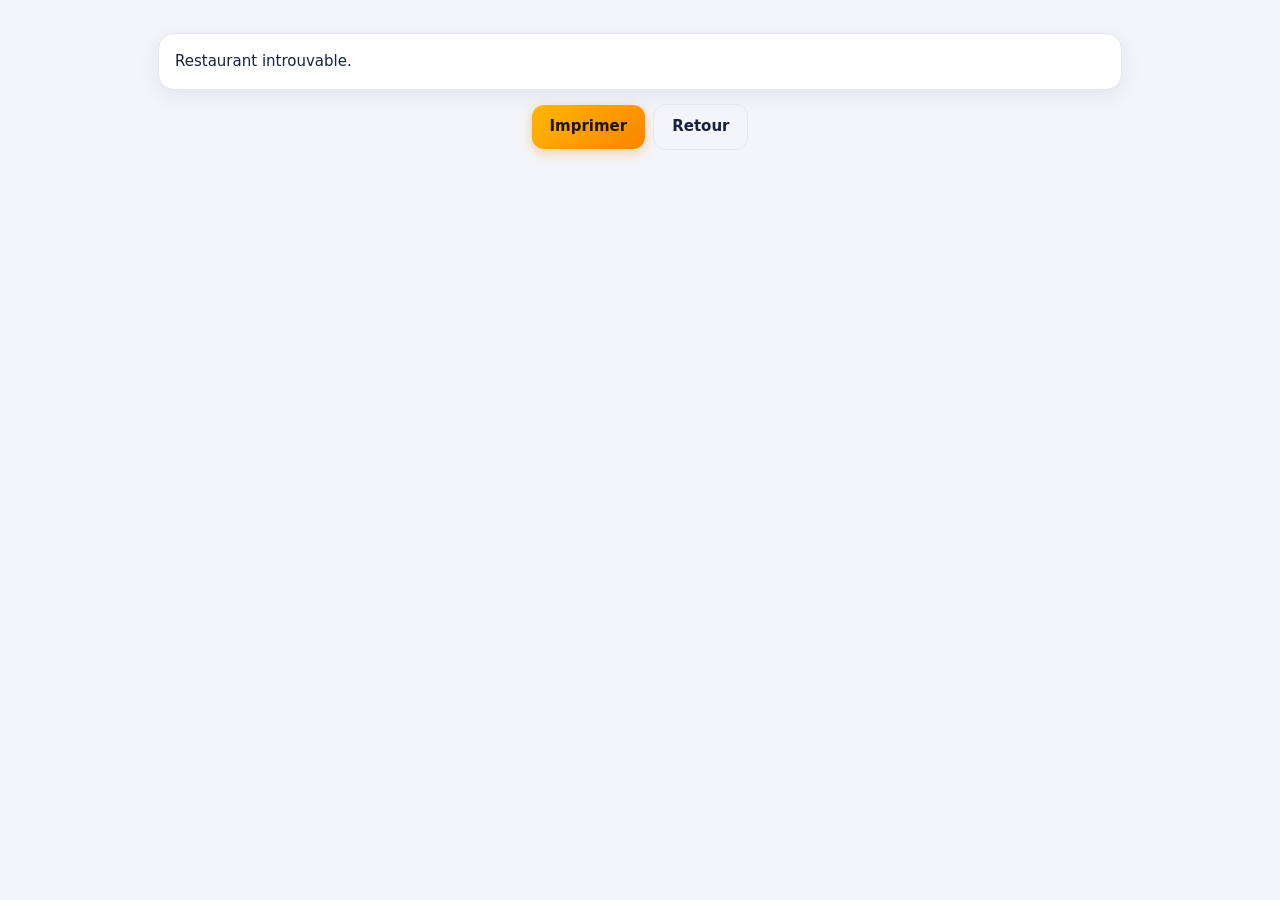
<file: card.html>
<!DOCTYPE html><html lang="fr"><head><meta charset="utf-8"><meta name="viewport" content="width=device-width,initial-scale=1"><link rel="manifest" href="manifest.webmanifest"><meta name="theme-color" content="#14213d"><link rel="icon" type="image/png" href="icon-192.png?v=3"><link rel="apple-touch-icon" href="icon-192.png?v=3"><meta name="mobile-web-app-capable" content="yes"><meta name="apple-mobile-web-app-capable" content="yes"><meta name="apple-mobile-web-app-title" content="RestoGest"><meta property="og:type" content="website">
<meta property="og:locale" content="fr_FR">
<meta property="og:site_name" content="RestoGest">
<meta property="og:title" content="RestoGest - Gestion intelligente du restaurant">
<meta property="og:description" content="Simplifiez la gestion de votre restaurant avec RestoGest : caisse, stocks, menus, commandes en ligne et rapports.">
<meta property="og:image" content="https://ayounbatanko.github.io/Restaurant-gestion-multiples/apercu-facebook.jpg">
<meta property="og:image:secure_url" content="https://ayounbatanko.github.io/Restaurant-gestion-multiples/apercu-facebook.jpg">
<meta property="og:image:type" content="image/jpeg">
<meta property="og:image:width" content="1200">
<meta property="og:image:height" content="630">
<meta property="og:image:alt" content="RestoGest, gestion intelligente du restaurant">
<meta name="twitter:card" content="summary_large_image">
<meta name="twitter:title" content="RestoGest - Gestion intelligente du restaurant">
<meta name="twitter:description" content="Simplifiez la gestion de votre restaurant avec RestoGest : caisse, stocks, menus, commandes en ligne et rapports.">
<meta name="twitter:image" content="https://ayounbatanko.github.io/Restaurant-gestion-multiples/apercu-facebook.jpg">
<title>Carte de visite</title><style>:root{--bg:#f4f5f9;--card:#fff;--ink:#16213e;--mut:#6a7390;--bd:#e3e6ef;--navy:#14213d;--navy2:#26417a;--gold:#ffb703;--gold2:#fb8500;--ok:#12a36b;--bad:#e5383b;--acc:#fb8500;--kpi:#26417a;--sh:0 6px 22px rgba(20,33,61,.08)}
@media(prefers-color-scheme:dark){:root{--bg:#0d1325;--card:#161f38;--ink:#eef1fb;--mut:#93a0c4;--bd:#27345a;--kpi:#ffc93c;--sh:0 6px 22px rgba(0,0,0,.35)}}
*{box-sizing:border-box}
body{margin:0;font:15px/1.55 "Segoe UI",system-ui,-apple-system,sans-serif;background:var(--bg);color:var(--ink)}
h2,h3{margin:.2em 0 .4em;letter-spacing:-.2px}
#hdr{display:flex;justify-content:space-between;align-items:center;gap:10px;flex-wrap:wrap;padding:12px 20px;background:linear-gradient(120deg,#0f1a33,#26417a);color:#fff;position:sticky;top:0;z-index:5;box-shadow:0 4px 16px rgba(0,0,0,.2)}
#hdr>b{font-size:17px;display:flex;align-items:center;gap:8px}#hdr>b:before{content:"";width:10px;height:10px;border-radius:50%;background:var(--gold);box-shadow:0 0 0 3px rgba(255,183,3,.3)}
#net{font-size:12px;padding:3px 10px;border-radius:99px;background:rgba(18,163,107,.25);color:#7dffc9}#net.off{background:rgba(229,56,59,.3);color:#ffb3b5}
#hdr .lang{display:inline-flex;background:rgba(255,255,255,.12);border-radius:99px;padding:3px;gap:2px}
nav{display:flex;gap:8px;flex-wrap:wrap;padding:12px 18px;background:var(--card);border-bottom:1px solid var(--bd);position:sticky;top:56px;z-index:4;overflow-x:auto}
main{max-width:1000px;margin:0 auto;padding:18px}
.card{background:var(--card);border:1px solid var(--bd);border-radius:16px;padding:16px;margin-bottom:14px;box-shadow:var(--sh)}
.col{display:flex;flex-direction:column;gap:10px}.col>.card{margin-bottom:0}
.col>.card:has(.kpi){border-inline-start:6px solid var(--gold)}
.col>.card:nth-child(2):has(.kpi){border-color:var(--ok)}.col>.card:nth-child(3):has(.kpi){border-color:var(--navy2)}.col>.card:nth-child(4):has(.kpi){border-color:var(--gold2)}
.kpi{font-size:30px;font-weight:800;color:var(--kpi);line-height:1.2}.mut{color:var(--mut);font-size:13px}
.row{display:flex;gap:8px;flex-wrap:wrap;align-items:center}.row>.g{flex:1}
input,select,textarea{font:inherit;padding:10px 12px;border-radius:10px;border:1.5px solid var(--bd);background:var(--card);color:var(--ink);transition:border .15s,box-shadow .15s}
input:focus,select:focus{outline:0;border-color:var(--gold2);box-shadow:0 0 0 3px rgba(251,133,0,.25)}
button{font:inherit;font-weight:700;cursor:pointer;padding:10px 18px;border-radius:12px;border:0;color:#1b1400;background:linear-gradient(135deg,var(--gold),var(--gold2));box-shadow:0 4px 12px rgba(251,133,0,.35);transition:transform .15s,box-shadow .15s,filter .15s}
button:hover{transform:translateY(-2px);filter:brightness(1.05);box-shadow:0 8px 18px rgba(251,133,0,.4)}
button:active{transform:none}button:focus-visible{outline:3px solid var(--navy2);outline-offset:2px}
button:disabled{opacity:.4;cursor:not-allowed;transform:none;box-shadow:none}
button.sec{background:transparent;color:var(--ink);border:1.5px solid var(--bd);box-shadow:none}
button.sec:hover{border-color:var(--navy2);color:var(--navy2);box-shadow:none}
@media(prefers-color-scheme:dark){button.sec:hover{border-color:var(--gold);color:var(--gold)}}
button.bad{background:linear-gradient(135deg,#e5383b,#b1252a);color:#fff;box-shadow:0 4px 12px rgba(229,56,59,.35)}
nav button{background:transparent;color:var(--ink);border:1.5px solid var(--bd);box-shadow:none;padding:8px 16px;white-space:nowrap}
nav button:hover{border-color:var(--navy2);box-shadow:none}
nav button.on{background:linear-gradient(135deg,#14213d,#26417a);color:var(--gold);border-color:transparent;box-shadow:0 4px 12px rgba(20,33,61,.35)}
#hdr .lang button{background:transparent;box-shadow:none;padding:4px 11px;font-size:12px;color:#fff;border-radius:99px}
#hdr .lang button.on{background:var(--gold);color:#1b1400}
#hdr #lo{background:rgba(255,255,255,.14);color:#fff;box-shadow:none;border:1px solid rgba(255,255,255,.4);padding:6px 14px}
.grid{display:grid;grid-template-columns:repeat(auto-fill,minmax(140px,1fr));gap:10px}
.grid button{padding:16px 8px;background:var(--card);color:var(--ink);border:1.5px solid var(--bd);border-radius:14px;box-shadow:none;line-height:1.3}
.grid button b{color:var(--gold2);font-size:15px}.grid button:hover{border-color:var(--gold2);background:rgba(255,183,3,.12);box-shadow:var(--sh)}
table{width:100%;border-collapse:collapse}th{font-size:12px;color:var(--mut);text-transform:none;background:rgba(38,65,122,.07)}
td,th{padding:9px 8px;border-bottom:1px solid var(--bd);text-align:start}tr:hover td{background:rgba(255,183,3,.07)}
.badge{padding:3px 11px;border-radius:99px;background:rgba(255,183,3,.25);color:#8a5a00;font-size:12px;font-weight:700}
.badge[data-s="acceptée"],.badge[data-s="préparée"]{background:rgba(38,65,122,.15);color:var(--navy2)}
.badge[data-s="en route"]{background:rgba(251,133,0,.2);color:#b45f00}
.badge[data-s="terminée"]{background:rgba(18,163,107,.18);color:#0a7a4f}
.badge[data-s="refusée"],.badge[data-s="annulée"]{background:rgba(229,56,59,.15);color:#c1272b}
.logo{width:58px;height:58px;border-radius:14px;object-fit:cover;background:linear-gradient(135deg,var(--gold),var(--gold2))}
.toast{position:fixed;bottom:18px;inset-inline-end:18px;background:var(--navy);color:#fff;padding:13px 18px;border-radius:12px;z-index:20;border-inline-start:5px solid var(--gold);box-shadow:0 10px 30px rgba(0,0,0,.35)}
iframe{width:100%;height:280px;border:0;border-radius:12px}
#receipt{display:none;font:13px monospace;width:72mm}
@media print{body>*{display:none!important}#receipt{display:block!important}.pcard{display:block!important}}
.bizcard{width:340px;border:3px solid var(--gold2);border-radius:18px;padding:22px;text-align:center;margin:20px auto;background:#fff;color:#14213d;box-shadow:var(--sh)}
body.auth{background:radial-gradient(circle at 15% 0,#2f5aa8 0,#14213d 55%) fixed;min-height:100vh}
body.auth #hdr{background:transparent;box-shadow:none;position:static}
body.auth main{padding-top:0}body.auth .card{box-shadow:0 24px 70px rgba(0,0,0,.45);border:0;border-radius:22px;padding:26px}
.brand{font-size:26px;font-weight:800;margin:0}.brand span{color:var(--gold2)}
body.auth #hdr>b{display:none}body.auth #hdr{justify-content:flex-end}
nav{position:static;flex-wrap:nowrap;scrollbar-width:thin}#hdr{position:static}
.gal{display:flex;gap:8px;overflow-x:auto;scroll-snap-type:x mandatory;margin-bottom:10px}.gal.ph{height:90px;align-items:center;justify-content:center;font-size:34px;background:rgba(255,183,3,.15);border-radius:12px}
.gi{position:relative;flex:0 0 auto;scroll-snap-align:start}.gi img{height:150px;max-width:260px;object-fit:cover;border-radius:12px;display:block}
.gi .x{position:absolute;top:6px;inset-inline-end:6px;padding:2px 8px;border-radius:99px;background:rgba(20,33,61,.8);color:#fff;box-shadow:none;font-size:12px}
.cat{display:grid;grid-template-columns:repeat(auto-fill,minmax(250px,1fr));gap:12px}.dish{margin:0}.dish p{margin:6px 0}
.lb{display:inline-block;cursor:pointer;padding:9px 16px;border-radius:12px;border:1.5px solid var(--bd);font-weight:700}.lb:hover{border-color:var(--navy2)}
textarea{width:100%;font:inherit}
.pv{margin:10px 0 0}.pvi{flex:0 0 130px;cursor:pointer;scroll-snap-align:start;font-size:13px}.pvi img,.pvi .ph2{width:130px;height:90px;object-fit:cover;border-radius:12px;display:flex;align-items:center;justify-content:center;font-size:28px;background:rgba(255,183,3,.15)}.pvi b,.pvi span{display:block}.pvi span{color:var(--acc);font-weight:700}
.warn{border-inline-start:6px solid var(--gold);background:rgba(255,183,3,.12)}.okc{border-inline-start:6px solid var(--ok)}
.badge[data-s="pro"]{background:rgba(18,163,107,.18);color:#0a7a4f}.badge[data-s="off"]{background:rgba(229,56,59,.15);color:#c1272b}
</style></head><body>
<main><div id="c"></div><div class="row" style="justify-content:center"><button onclick="print()">Imprimer</button><button class="sec" onclick="navTo('index')">Retour</button></div></main>
<div id="receipt"></div>
<script src="db.js"></script>
<script src="charts.js"></script>
<script src="qr.js"></script>
<script>let SH=window;try{if(window.parent!==window&&window.parent.nav)SH=window.parent}catch(e){}
SH.__m=SH.__m||{l:{},s:{}};
const store={g(w,k){try{const v=(w=='l'?localStorage:sessionStorage).getItem(k);if(v!==null)return v}catch(e){}return SH.__m[w][k]??null},
 s(w,k,v){try{(w=='l'?localStorage:sessionStorage).setItem(k,v)}catch(e){}SH.__m[w][k]=v},clr(){try{sessionStorage.clear()}catch(e){}SH.__m.s={}}};
const K='rm_db',LANGS={fr:'Français',en:'English',ar:'العربية',es:'Español'};
const TL={dash:'Tableau de bord',pos:'Caisse',hist:'Historique des ventes',orders:'Commandes',menu:'Carte / Menu',drivers:'Livreurs',settings:'Réglages',restos:'Restaurants',myorders:'Mes commandes',logout:'Déconnexion'};
const T={en:{dash:'Dashboard',pos:'Cash register',hist:'Sales history',orders:'Orders',menu:'Menu',drivers:'Drivers',settings:'Settings',restos:'Restaurants',myorders:'My orders',logout:'Log out'},
es:{dash:'Panel',pos:'Caja',hist:'Historial de ventas',orders:'Pedidos',menu:'Menú',drivers:'Repartidores',settings:'Ajustes',restos:'Restaurantes',myorders:'Mis pedidos',logout:'Salir'},
ar:{dash:'لوحة القيادة',pos:'الصندوق',hist:'سجل المبيعات',orders:'الطلبات',menu:'القائمة',drivers:'السائقون',settings:'الإعدادات',restos:'المطاعم',myorders:'طلباتي',logout:'خروج'}};
const lang=()=>store.g('l','lang')||'fr',t=k=>(T[lang()]||{})[k]||TL[k]||k;
const TRS="Tableau de bord|Dashboard|Panel|لوحة القيادة\nCaisse|Cash register|Caja|الصندوق\nHistorique des ventes|Sales history|Historial de ventas|سجل المبيعات\nCommandes|Orders|Pedidos|الطلبات\nCarte / Menu|Menu|Menú|القائمة\nLivreurs|Drivers|Repartidores|السائقون\nRéglages|Settings|Ajustes|الإعدادات\nRestaurants|Restaurants|Restaurantes|المطاعم\nMes commandes|My orders|Mis pedidos|طلباتي\nDéconnexion|Log out|Salir|خروج\n● En ligne|● Online|● En línea|● متصل\n● Hors ligne — caisse active|● Offline — register active|● Sin conexión — caja activa|● غير متصل — الصندوق يعمل\nGérez votre restaurant, même sans connexion.|Manage your restaurant, even offline.|Gestiona tu restaurante, incluso sin conexión.|أدر مطعمك حتى بدون اتصال.\nSe connecter|Log in|Iniciar sesión|تسجيل الدخول\nCréer un compte|Create an account|Crear una cuenta|إنشاء حساب\nPremière configuration : compte propriétaire|First setup: owner account|Primera configuración: cuenta de propietario|الإعداد الأول: حساب المالك\nClient|Customer|Cliente|زبون\nRestaurant|Restaurant|Restaurante|مطعم\nCréer le compte|Create account|Crear cuenta|إنشاء الحساب\nCréer le compte propriétaire|Create owner account|Crear cuenta de propietario|إنشاء حساب المالك\nRetour|Back|Volver|رجوع\n← Retour|← Back|← Volver|→ رجوع\nTéléphone ou nom propriétaire|Phone or owner name|Teléfono o nombre del propietario|الهاتف أو اسم المالك\nMot de passe|Password|Contraseña|كلمة المرور\nConfirmez le mot de passe|Confirm password|Confirma la contraseña|أكّد كلمة المرور\nVotre nom|Your name|Tu nombre|اسمك\nNom du restaurant|Restaurant name|Nombre del restaurante|اسم المطعم\nNuméro de téléphone|Phone number|Número de teléfono|رقم الهاتف\nVotre nom de propriétaire|Your owner name|Tu nombre de propietario|اسم المالك\nCréez votre compte propriétaire (une seule fois).|Create your owner account (one time only).|Crea tu cuenta de propietario (una sola vez).|أنشئ حساب المالك (مرة واحدة فقط).\nIdentifiants incorrects.|Incorrect credentials.|Credenciales incorrectas.|بيانات الدخول غير صحيحة.\nTous les champs sont obligatoires.|All fields are required.|Todos los campos son obligatorios.|جميع الحقول مطلوبة.\nLes deux mots de passe ne sont pas identiques.|The two passwords do not match.|Las dos contraseñas no coinciden.|كلمتا المرور غير متطابقتين.\nCe numéro est déjà utilisé.|This number is already used.|Este número ya está en uso.|هذا الرقم مستخدم بالفعل.\nNom et mot de passe obligatoires.|Name and password required.|Nombre y contraseña obligatorios.|الاسم وكلمة المرور مطلوبان.\nDevise par défaut : FCFA (XOF). 1 mois d'essai gratuit.|Default currency: FCFA (XOF). 1 month free trial.|Moneda por defecto: FCFA (XOF). 1 mes de prueba gratuita.|العملة الافتراضية: فرنك CFA (XOF). شهر تجريبي مجاني.\nEspace propriétaire|Owner area|Área del propietario|مساحة المالك\nLien|Link|Enlace|الرابط\nTél.|Phone|Tel.|الهاتف\nStatut|Status|Estado|الحالة\nÉchéance|Due date|Vencimiento|الاستحقاق\nDevise|Currency|Moneda|العملة\nEssai gratuit|Free trial|Prueba gratuita|تجربة مجانية\nAbonné|Subscribed|Suscrito|مشترك\nSuspendu|Suspended|Suspendido|موقوف\nExpiré|Expired|Vencido|منتهي\nEssai terminé|Trial ended|Prueba terminada|انتهت التجربة\n+1 mois payé|+1 month paid|+1 mes pagado|+شهر مدفوع\nSuspendre|Suspend|Suspender|إيقاف\nSupprimer|Delete|Eliminar|حذف\nAucun restaurant inscrit pour l'instant.|No restaurant registered yet.|Ningún restaurante registrado todavía.|لا يوجد مطعم مسجل بعد.\nChiffre d'affaires total|Total revenue|Ingresos totales|إجمالي رقم الأعمال\nAujourd'hui|Today|Hoy|اليوم\nNombre de ventes|Number of sales|Número de ventas|عدد المبيعات\nPanier moyen|Average basket|Cesta media|متوسط السلة\nCA des 7 derniers jours|Revenue, last 7 days|Ingresos, últimos 7 días|رقم الأعمال خلال 7 أيام\nMeilleurs produits|Top products|Mejores productos|أفضل المنتجات\nAucune vente pour l'instant.|No sales yet.|Aún no hay ventas.|لا توجد مبيعات بعد.\nTicket|Receipt|Ticket|التذكرة\n(fonctionne hors connexion)|(works offline)|(funciona sin conexión)|(يعمل بدون اتصال)\nValider la vente et imprimer|Confirm sale and print|Validar venta e imprimir|تأكيد البيع والطباعة\nEspèces|Cash|Efectivo|نقدًا\nCarte|Card|Tarjeta|بطاقة\nAucune vente.|No sales.|Sin ventas.|لا توجد مبيعات.\nN°|No.|N.º|الرقم\nDate|Date|Fecha|التاريخ\nSource|Source|Origen|المصدر\nTotal|Total|Total|المجموع\nRéimprimer|Reprint|Reimprimir|إعادة الطباعة\ncaisse|register|caja|الصندوق\nen ligne|online|en línea|عبر الإنترنت\nAccepter|Accept|Aceptar|قبول\nRefuser|Decline|Rechazar|رفض\nMarquer préparée|Mark as prepared|Marcar como preparado|تحديد كمُجهّز\nLivreur…|Driver…|Repartidor…|السائق…\nAttribuer|Assign|Asignar|تعيين\nAnnulée par le client|Cancelled by the customer|Cancelado por el cliente|ألغاها الزبون\nAucune commande en ligne.|No online orders.|Sin pedidos en línea.|لا توجد طلبات عبر الإنترنت.\nNom du plat|Dish name|Nombre del plato|اسم الطبق\nPrix|Price|Precio|السعر\nAjouter|Add|Añadir|إضافة\nNom|Name|Nombre|الاسم\nTéléphone|Phone|Teléfono|الهاتف\nCréer le compte livreur|Create driver account|Crear cuenta de repartidor|إنشاء حساب سائق\nAucun livreur.|No drivers.|Sin repartidores.|لا يوجد سائقون.\nLogo|Logo|Logo|الشعار\nAdresse|Address|Dirección|العنوان\nLatitude|Latitude|Latitud|خط العرض\nLongitude|Longitude|Longitud|خط الطول\nMa position|My location|Mi ubicación|موقعي\nMoyens de paiement en ligne (séparés par des virgules)|Online payment methods (comma-separated)|Medios de pago en línea (separados por comas)|وسائل الدفع عبر الإنترنت (مفصولة بفواصل)\nEnregistrer|Save|Guardar|حفظ\nCarte de visite|Business card|Tarjeta de visita|بطاقة العمل\nImprimer|Print|Imprimir|طباعة\nRestaurant introuvable.|Restaurant not found.|Restaurante no encontrado.|المطعم غير موجود.\nActivez la localisation pour trier les restaurants par distance.|Enable location to sort restaurants by distance.|Activa la ubicación para ordenar por distancia.|فعّل الموقع لترتيب المطاعم حسب المسافة.\nVoir la carte|View menu|Ver la carta|عرض القائمة\nAucun restaurant disponible pour le moment.|No restaurant available right now.|Ningún restaurante disponible por ahora.|لا يوجد مطعم متاح حاليًا.\nAdresse de livraison|Delivery address|Dirección de entrega|عنوان التوصيل\nPaiement à la livraison|Pay on delivery|Pago contra entrega|الدفع عند التسليم\nCommander|Order|Pedir|اطلب\nAnnuler la commande|Cancel order|Cancelar pedido|إلغاء الطلب\nReçu PDF|PDF receipt|Recibo PDF|إيصال PDF\nAucune commande.|No orders.|Sin pedidos.|لا توجد طلبات.\nLivreur|Driver|Repartidor|السائق\nDémarrer la livraison|Start delivery|Iniciar entrega|بدء التوصيل\nLivraison terminée|Delivery completed|Entrega completada|اكتمل التوصيل\nEn préparation…|Being prepared…|En preparación…|قيد التحضير…\nAucune commande attribuée.|No assigned orders.|Sin pedidos asignados.|لا توجد طلبات معيّنة.\nen attente|pending|pendiente|قيد الانتظار\nacceptée|accepted|aceptado|مقبول\npréparée|prepared|preparado|مجهّز\nen route|on the way|en camino|في الطريق\nterminée|completed|completado|مكتمل\nrefusée|declined|rechazado|مرفوض\nannulée|cancelled|cancelado|ملغى\nCréer un compte pour votre restaurant|Create an account for your restaurant|Crea una cuenta para tu restaurante|أنشئ حسابًا لمطعمك\nCatalogue des plats|Dish catalogue|Catálogo de platos|كتالوج الأطباق\nNouveau plat|New dish|Nuevo plato|طبق جديد\nIngrédients et description|Ingredients and description|Ingredientes y descripción|المكونات والوصف\nPhotos du plat (une ou plusieurs)|Dish photos (one or more)|Fotos del plato (una o varias)|صور الطبق (واحدة أو أكثر)\nAjouter des photos|Add photos|Añadir fotos|إضافة صور\nModifier|Edit|Editar|تعديل\nAucun plat dans le catalogue.|No dishes in the catalogue.|Ningún plato en el catálogo.|لا توجد أطباق في الكتالوج.\nActiver Pro (+1 mois)|Activate Pro (+1 month)|Activar Pro (+1 mes)|تفعيل برو (+شهر)\nDésactiver le compte|Deactivate account|Desactivar la cuenta|تعطيل الحساب\nCompte désactivé|Account deactivated|Cuenta desactivada|الحساب معطّل\nPro actif|Pro active|Pro activo|برو مفعّل\nPro expiré|Pro expired|Pro vencido|انتهى برو\nDemande Pro|Pro request|Solicitud Pro|طلب برو\nActiver l'option Pro|Activate the Pro option|Activar la opción Pro|تفعيل خيار برو\nDemander l'activation Pro|Request Pro activation|Solicitar activación Pro|طلب تفعيل برو\nOption Pro|Pro option|Opción Pro|خيار برو\nVoir toute la carte|View full menu|Ver toda la carta|عرض القائمة كاملة\nRestaurants les plus proches de vous|Restaurants closest to you|Restaurantes más cercanos|أقرب المطاعم إليك\nMes tâches de livraison|My delivery tasks|Mis entregas|مهام التوصيل\nLivraisons terminées|Completed deliveries|Entregas completadas|التوصيلات المكتملة\nAucune tâche pour le moment.|No tasks right now.|Sin tareas por ahora.|لا توجد مهام حاليًا.\nCatalogue bientôt disponible.|Catalogue coming soon.|Catálogo próximamente.|الكتالوج قريبًا.";
const TR={};TRS.split('\n').forEach(l=>{const[a,...r]=l.split('|');['en','es','ar'].forEach((k,i)=>{(TR[k]=TR[k]||{})[a]=r[i]})});
function trs(s){const L=TR[lang()];if(!L)return s;const m=s.match(/^(\s*)([\s\S]*?)(\s*)$/),c=m[2];if(L[c])return m[1]+L[c]+m[3];const i=c.search(/ [:—] /);if(i>0&&L[c.slice(0,i)])return m[1]+L[c.slice(0,i)]+c.slice(i)+m[3];return s}
function trDom(root){if(lang()=='fr')return;const w=document.createTreeWalker(root,NodeFilter.SHOW_TEXT);let n;while(n=w.nextNode()){if(n.parentNode.tagName=='SCRIPT')continue;const v=trs(n.nodeValue);if(v!==n.nodeValue)n.nodeValue=v}
 root.querySelectorAll('[placeholder]').forEach(e=>{const v=trs(e.getAttribute('placeholder'));if(v!==e.getAttribute('placeholder'))e.setAttribute('placeholder',v)})}
let _obs=null;function startTr(){if(_obs||lang()=='fr')return;const o=()=>_obs.observe(document.body,{childList:true,subtree:true,characterData:true});_obs=new MutationObserver(()=>{_obs.disconnect();trDom(document.body);o()});o();trDom(document.body)}
const D=window.RGDB;
const uid=()=>Math.random().toString(36).slice(2,9);
const esc=s=>String(s??'').replace(/[&<>"']/g,c=>({'&':'&amp;','<':'&lt;','>':'&gt;','"':'&quot;',"'":'&#39;'}[c]));
const me=()=>{const i=store.g('s','uid');const u=i&&D.get().users.find(u=>u.id==i);return u&&!u.disabled?u:undefined};
const inShell=SH!==window;
const navTo=u=>inShell?parent.nav(u):(location=u.replace(/\.html$/,'')+'.html');
const cardUrl=s=>inShell?'#card/'+s:'card.html?r='+s;
const cardSlug=()=>inShell?SH.location.hash.split('/')[1]:new URLSearchParams(location.search).get('r');
const OWNER_ACCOUNT_NAME='Ayouba Tanko';
const isOwnerAccount=u=>!!u&&String(u.name||'').trim().toLocaleLowerCase('fr')===OWNER_ACCOUNT_NAME.toLocaleLowerCase('fr');
function guard(role){const u=me();const allowed=role==='owner'?(u&&(u.role==='owner'||(u.role==='restaurant'&&isOwnerAccount(u)))):(u&&u.role===role);if(!allowed){navTo('index');return null}return u}
function logout(){store.clr();navTo('index')}
const slugify=s=>s.toLowerCase().normalize('NFD').replace(/[\u0300-\u036f]/g,'').replace(/[^a-z0-9]+/g,'-').replace(/^-|-$/g,'');
const money=(v,c)=>{if(!c||c=='XOF'||c=='XAF')return new Intl.NumberFormat(lang(),{maximumFractionDigits:0}).format(v)+' FCFA';try{return new Intl.NumberFormat(lang(),{style:'currency',currency:c||'XOF'}).format(v)}catch(e){return v+' '+c}};
const currencies=()=>Intl.supportedValuesOf?Intl.supportedValuesOf('currency'):['EUR','USD','XOF','MAD','DZD','TND','GBP'];
const fdate=ts=>new Date(ts).toLocaleString(lang());
const km=(a,b)=>{const R=6371,r=x=>x*Math.PI/180,dl=r(b[0]-a[0]),dn=r(b[1]-a[1]);const h=Math.sin(dl/2)**2+Math.cos(r(a[0]))*Math.cos(r(b[0]))*Math.sin(dn/2)**2;return 2*R*Math.asin(Math.sqrt(h))};
function setLang(k){store.s('l','lang',k);inShell?parent.nav(parent.cur):location.reload()}
function hdr(title){document.getElementById('hdr').innerHTML=`<b>${esc(title)}</b><span class="row"><span id="net"></span><span class="lang">${Object.entries(LANGS).map(([k,v])=>`<button title="${v}" class="${k==lang()?'on':''}" onclick="setLang('${k}')">${k.toUpperCase()}</button>`).join('')}</span><button id="lo" onclick="logout()">${t('logout')}</button></span>`;document.documentElement.dir=lang()=='ar'?'rtl':'ltr';const nt=()=>{const e=document.getElementById('net');if(e){e.textContent=navigator.onLine?'● En ligne':'● Hors ligne — caisse active';e.className=navigator.onLine?'':'off'}};nt();addEventListener('online',nt);addEventListener('offline',nt);startTr()}
function toast(m){const e=document.createElement('div');e.className='toast';e.textContent=m;document.body.appendChild(e);setTimeout(()=>e.remove(),4500);try{const c=new AudioContext(),o=c.createOscillator();o.connect(c.destination);o.frequency.value=880;o.start();setTimeout(()=>o.stop(),180)}catch(e){}}
function setOrder(id,patch){const d=D.get(),o=d.orders.find(o=>o.id==id);Object.assign(o,patch);
 if(patch.status=='terminée'){d.rests.find(r=>r.id==o.restId).sales.push({id:uid(),date:Date.now(),items:o.items,total:o.total,src:'en ligne'})}D.save(d)}
function receipt(r,x,title){const items=x.items.map(i=>`<tr><td>${esc(i.n)} ×${i.q}</td><td style="text-align:end">${money(i.p*i.q,r.currency)}</td></tr>`).join('');
 return `<div style="text-align:center">${r.logo?`<img src="${r.logo}" style="width:60px"><br>`:''}<b>${esc(r.name)}</b><br>${esc(r.address||'')}<br>${esc(r.phone||'')}<hr>${title||'Reçu'} #${esc(x.id)}<br>${fdate(x.date||x.created)}</div><table>${items}</table><hr><b>TOTAL : ${money(x.total,r.currency)}</b><br>${esc(x.pay||'')}<p style="text-align:center">Merci !</p>`}
function printHTML(h){document.getElementById('receipt').innerHTML=h;setTimeout(()=>window.print(),150)}
function barChart(data,cur){const m=Math.max(1,...data.map(d=>d.v)),w=300/data.length;
 return `<svg viewBox="0 0 300 140" width="100%">${data.map((d,i)=>{const h=d.v/m*90;return `<rect x="${i*w+6}" y="${110-h}" width="${w-12}" height="${h}" fill="var(--acc)" rx="3"/><text x="${i*w+w/2}" y="${105-h}" font-size="7" text-anchor="middle" fill="currentColor">${Math.round(d.v)}</text><text x="${i*w+w/2}" y="124" font-size="7" text-anchor="middle" fill="currentColor">${esc(d.l)}</text>`}).join('')}</svg>`}

const curOptions=sel=>['XOF',...currencies().filter(c=>c!='XOF')].map(c=>`<option value="${c}" ${c==(sel||'XOF')?'selected':''}>${c=='XOF'?'FCFA (XOF)':c=='XAF'?'FCFA (XAF)':c}</option>`).join('');
const readImg=f=>new Promise(res=>{const fr=new FileReader();fr.onload=()=>{const im=new Image();im.onload=()=>{const k=Math.min(1,640/Math.max(im.width,im.height)),c=document.createElement('canvas');c.width=Math.round(im.width*k);c.height=Math.round(im.height*k);c.getContext('2d').drawImage(im,0,0,c.width,c.height);res(c.toDataURL('image/jpeg',.72))};im.onerror=()=>res(fr.result);im.src=fr.result};fr.readAsDataURL(f)});
const gal=(imgs,i)=>imgs&&imgs.length?'<div class="gal">'+imgs.map((s,k)=>`<span class="gi"><img src="${s}" alt="">${i!=null?`<button class="x" onclick="delImg(${i},${k})">✕</button>`:''}</span>`).join('')+'</div>':'<div class="gal ph">🍽️</div>';

function subInfo(r){const n=Date.now(),dl=e=>Math.max(0,Math.ceil((e-n)/864e5));
 if(r.sub=='suspended')return{ok:false,state:'off',label:'Compte désactivé',end:r.subEnd||r.trialEnd,days:-1};
 if(r.sub=='active')return r.subEnd>n?{ok:true,state:'pro',label:'Pro actif',end:r.subEnd,days:dl(r.subEnd)}:{ok:false,state:'off',label:'Pro expiré',end:r.subEnd,days:-1};
 return r.trialEnd>n?{ok:true,state:'trial',label:'Essai gratuit',end:r.trialEnd,days:dl(r.trialEnd)}:{ok:false,state:'off',label:'Essai terminé',end:r.trialEnd,days:-1}}
function notify(t,b){toast(t+(b?' — '+b:''));try{if(window.Notification&&Notification.permission=='granted')new Notification(t,{body:b||''})}catch(e){}}
document.addEventListener('click',()=>{try{window.Notification&&Notification.permission=='default'&&Notification.requestPermission()}catch(e){}},{once:true});
</script><script>
const r=D.get().rests.find(r=>r.slug==cardSlug());
c.innerHTML=r?`<div class="bizcard pcard">${r.logo?`<img src="${r.logo}" class="logo" style="width:90px;height:90px">`:''}<h2>${esc(r.name)}</h2><p>${esc(r.address||'')}</p><p>☎ ${esc(r.phone||'')}</p><p class="mut">${esc(r.slug)}</p><div id="qrbox" style="text-align:center;margin-top:10px">${RGQR.svg(new URL('index.html?resto='+r.slug,location.href).href,190)}<p><b>📱 Scannez pour commander en ligne</b></p></div></div><button type="button" onclick="printCard()" style="margin-top:10px">🖨️ Imprimer la carte</button>`:'<p class="card">Restaurant introuvable.</p>';
if(r)document.title=r.name;
function printCard(){const u=new URL('index.html?resto='+r.slug,location.href).href;printDoc('<!doctype html><html><head><meta charset="utf-8"><title>'+esc(r.name)+'</title></head><body style="margin:0;font-family:system-ui,Arial,sans-serif"><div style="width:90mm;margin:15mm auto;border:2px solid #14213d;border-radius:14px;padding:14px;text-align:center"><h2 style="margin:0 0 4px;color:#14213d">'+esc(r.name)+'</h2><div>'+esc(r.address||'')+'</div><div>☎ '+esc(r.phone||'')+'</div>'+RGQR.svg(u,200)+'<div style="font-weight:700">Scannez pour commander en ligne</div></div></body></html>')}
</script>
<script>
(()=> {
 const KEY='restogest_seen_version';let pending='';
 const bar=document.createElement('div');bar.id='rg-update-banner';
 bar.style.cssText='display:none;position:fixed;top:0;left:0;right:0;z-index:99999;align-items:center;gap:10px;background:#14213d;color:#fff;padding:10px 12px;padding-top:calc(10px + env(safe-area-inset-top,0px));box-shadow:0 6px 22px #0006;font:14px/1.35 system-ui';
 bar.innerHTML='<span id="rg-update-msg" style="flex:1"></span><button id="rg-update-now" style="background:#ffb703;color:#14213d;border:0;border-radius:10px;padding:10px 14px;font-weight:800;white-space:nowrap">🔄 Mise à jour</button>';
 (document.body||document.documentElement).appendChild(bar);
 document.getElementById('rg-update-now').onclick=async()=>{
   if(pending)try{localStorage.setItem(KEY,pending)}catch(e){}
   try{if(navigator.serviceWorker){const reg=await navigator.serviceWorker.getRegistration();if(reg)await reg.update();if(reg&&reg.waiting)reg.waiting.postMessage({type:'SKIP_WAITING'})}}catch(e){}
   location.reload();
 };
 async function checkVersion(){
   try{
    const r=await fetch('./version.json?ts='+Date.now(),{cache:'no-store'});if(!r.ok)return;
    const data=await r.json();if(!data.version)return;
    const seen=localStorage.getItem(KEY);
    if(!seen){localStorage.setItem(KEY,String(data.version));return}
    if(data.notify===true&&seen!==String(data.version)){pending=String(data.version);document.getElementById('rg-update-msg').textContent=data.message||'Une nouvelle version est disponible.';bar.style.display='flex'}
    else bar.style.display='none';
   }catch(e){}
 }
 checkVersion();setInterval(checkVersion,5*60*1000);
 if('serviceWorker' in navigator && location.protocol.startsWith('http')){navigator.serviceWorker.register('./sw.js').catch(()=>{})}
})();
</script>
</body></html>
</file>
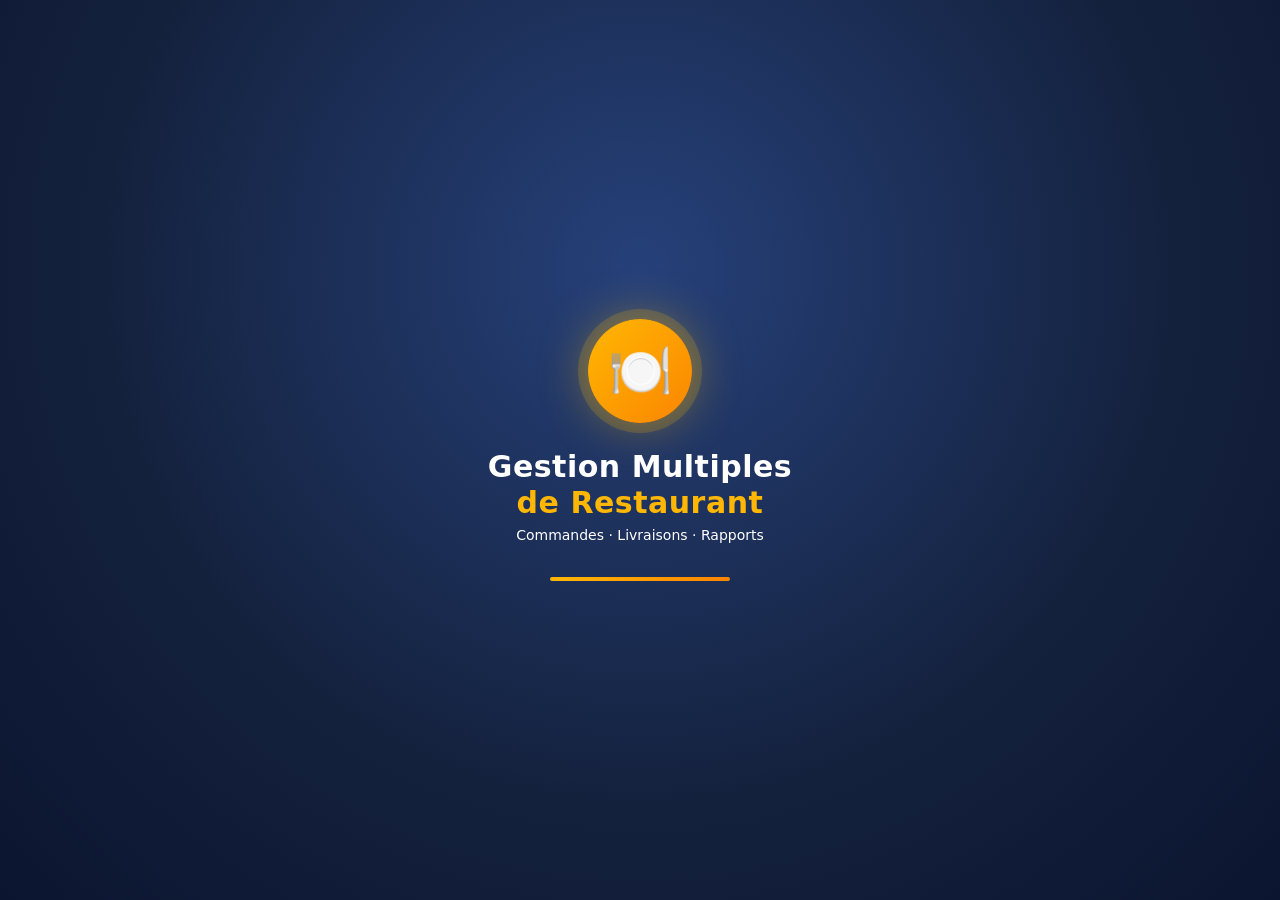
<file: client.html>
<!DOCTYPE html><html lang="fr"><head><meta charset="utf-8"><meta name="viewport" content="width=device-width,initial-scale=1"><link rel="manifest" href="manifest.webmanifest"><meta name="theme-color" content="#14213d"><link rel="icon" type="image/png" href="icon-192.png?v=3"><link rel="apple-touch-icon" href="icon-192.png?v=3"><meta name="mobile-web-app-capable" content="yes"><meta name="apple-mobile-web-app-capable" content="yes"><meta name="apple-mobile-web-app-title" content="RestoGest"><meta property="og:type" content="website">
<meta property="og:locale" content="fr_FR">
<meta property="og:site_name" content="RestoGest">
<meta property="og:title" content="RestoGest - Gestion intelligente du restaurant">
<meta property="og:description" content="Simplifiez la gestion de votre restaurant avec RestoGest : caisse, stocks, menus, commandes en ligne et rapports.">
<meta property="og:url" content="https://ayounbatanko.github.io/Restaurant-gestion-multiples/client.html">
<meta property="og:image" content="https://ayounbatanko.github.io/Restaurant-gestion-multiples/apercu-facebook.jpg">
<meta property="og:image:secure_url" content="https://ayounbatanko.github.io/Restaurant-gestion-multiples/apercu-facebook.jpg">
<meta property="og:image:type" content="image/jpeg">
<meta property="og:image:width" content="1200">
<meta property="og:image:height" content="630">
<meta property="og:image:alt" content="RestoGest, gestion intelligente du restaurant">
<meta name="twitter:card" content="summary_large_image">
<meta name="twitter:title" content="RestoGest - Gestion intelligente du restaurant">
<meta name="twitter:description" content="Simplifiez la gestion de votre restaurant avec RestoGest : caisse, stocks, menus, commandes en ligne et rapports.">
<meta name="twitter:image" content="https://ayounbatanko.github.io/Restaurant-gestion-multiples/apercu-facebook.jpg">
<title>Client</title><style>:root{--bg:#f4f5f9;--card:#fff;--ink:#16213e;--mut:#6a7390;--bd:#e3e6ef;--navy:#14213d;--navy2:#26417a;--gold:#ffb703;--gold2:#fb8500;--ok:#12a36b;--bad:#e5383b;--acc:#fb8500;--kpi:#26417a;--sh:0 6px 22px rgba(20,33,61,.08)}
@media(prefers-color-scheme:dark){:root{--bg:#0d1325;--card:#161f38;--ink:#eef1fb;--mut:#93a0c4;--bd:#27345a;--kpi:#ffc93c;--sh:0 6px 22px rgba(0,0,0,.35)}}
*{box-sizing:border-box}
body{margin:0;font:15px/1.55 "Segoe UI",system-ui,-apple-system,sans-serif;background:var(--bg);color:var(--ink)}
h2,h3{margin:.2em 0 .4em;letter-spacing:-.2px}
#hdr{display:flex;justify-content:space-between;align-items:center;gap:10px;flex-wrap:wrap;padding:12px 20px;background:linear-gradient(120deg,#0f1a33,#26417a);color:#fff;position:sticky;top:0;z-index:5;box-shadow:0 4px 16px rgba(0,0,0,.2)}
#hdr>b{font-size:17px;display:flex;align-items:center;gap:8px}#hdr>b:before{content:"";width:10px;height:10px;border-radius:50%;background:var(--gold);box-shadow:0 0 0 3px rgba(255,183,3,.3)}
#net{font-size:12px;padding:3px 10px;border-radius:99px;background:rgba(18,163,107,.25);color:#7dffc9}#net.off{background:rgba(229,56,59,.3);color:#ffb3b5}
#hdr .lang{display:inline-flex;background:rgba(255,255,255,.12);border-radius:99px;padding:3px;gap:2px}
nav{display:flex;gap:8px;flex-wrap:wrap;padding:12px 18px;background:var(--card);border-bottom:1px solid var(--bd);position:sticky;top:56px;z-index:4;overflow-x:auto}
main{max-width:1000px;margin:0 auto;padding:18px}
.card{background:var(--card);border:1px solid var(--bd);border-radius:16px;padding:16px;margin-bottom:14px;box-shadow:var(--sh)}
.col{display:flex;flex-direction:column;gap:10px}.col>.card{margin-bottom:0}
.col>.card:has(.kpi){border-inline-start:6px solid var(--gold)}
.col>.card:nth-child(2):has(.kpi){border-color:var(--ok)}.col>.card:nth-child(3):has(.kpi){border-color:var(--navy2)}.col>.card:nth-child(4):has(.kpi){border-color:var(--gold2)}
.kpi{font-size:30px;font-weight:800;color:var(--kpi);line-height:1.2}.mut{color:var(--mut);font-size:13px}
.row{display:flex;gap:8px;flex-wrap:wrap;align-items:center}.row>.g{flex:1}
input,select,textarea{font:inherit;padding:10px 12px;border-radius:10px;border:1.5px solid var(--bd);background:var(--card);color:var(--ink);transition:border .15s,box-shadow .15s}
input:focus,select:focus{outline:0;border-color:var(--gold2);box-shadow:0 0 0 3px rgba(251,133,0,.25)}
button{font:inherit;font-weight:700;cursor:pointer;padding:10px 18px;border-radius:12px;border:0;color:#1b1400;background:linear-gradient(135deg,var(--gold),var(--gold2));box-shadow:0 4px 12px rgba(251,133,0,.35);transition:transform .15s,box-shadow .15s,filter .15s}
button:hover{transform:translateY(-2px);filter:brightness(1.05);box-shadow:0 8px 18px rgba(251,133,0,.4)}
button:active{transform:none}button:focus-visible{outline:3px solid var(--navy2);outline-offset:2px}
button:disabled{opacity:.4;cursor:not-allowed;transform:none;box-shadow:none}
button.sec{background:transparent;color:var(--ink);border:1.5px solid var(--bd);box-shadow:none}
button.sec:hover{border-color:var(--navy2);color:var(--navy2);box-shadow:none}
@media(prefers-color-scheme:dark){button.sec:hover{border-color:var(--gold);color:var(--gold)}}
button.bad{background:linear-gradient(135deg,#e5383b,#b1252a);color:#fff;box-shadow:0 4px 12px rgba(229,56,59,.35)}
nav button{background:transparent;color:var(--ink);border:1.5px solid var(--bd);box-shadow:none;padding:8px 16px;white-space:nowrap}
nav button:hover{border-color:var(--navy2);box-shadow:none}
nav button.on{background:linear-gradient(135deg,#14213d,#26417a);color:var(--gold);border-color:transparent;box-shadow:0 4px 12px rgba(20,33,61,.35)}
#hdr .lang button{background:transparent;box-shadow:none;padding:4px 11px;font-size:12px;color:#fff;border-radius:99px}
#hdr .lang button.on{background:var(--gold);color:#1b1400}
#hdr #lo{background:rgba(255,255,255,.14);color:#fff;box-shadow:none;border:1px solid rgba(255,255,255,.4);padding:6px 14px}
.grid{display:grid;grid-template-columns:repeat(auto-fill,minmax(140px,1fr));gap:10px}
.grid button{padding:16px 8px;background:var(--card);color:var(--ink);border:1.5px solid var(--bd);border-radius:14px;box-shadow:none;line-height:1.3}
.grid button b{color:var(--gold2);font-size:15px}.grid button:hover{border-color:var(--gold2);background:rgba(255,183,3,.12);box-shadow:var(--sh)}
table{width:100%;border-collapse:collapse}th{font-size:12px;color:var(--mut);text-transform:none;background:rgba(38,65,122,.07)}
td,th{padding:9px 8px;border-bottom:1px solid var(--bd);text-align:start}tr:hover td{background:rgba(255,183,3,.07)}
.badge{padding:3px 11px;border-radius:99px;background:rgba(255,183,3,.25);color:#8a5a00;font-size:12px;font-weight:700}
.badge[data-s="acceptée"],.badge[data-s="préparée"]{background:rgba(38,65,122,.15);color:var(--navy2)}
.badge[data-s="en route"]{background:rgba(251,133,0,.2);color:#b45f00}
.badge[data-s="terminée"]{background:rgba(18,163,107,.18);color:#0a7a4f}
.badge[data-s="refusée"],.badge[data-s="annulée"]{background:rgba(229,56,59,.15);color:#c1272b}
.logo{width:58px;height:58px;border-radius:14px;object-fit:cover;background:linear-gradient(135deg,var(--gold),var(--gold2))}
.toast{position:fixed;bottom:18px;inset-inline-end:18px;background:var(--navy);color:#fff;padding:13px 18px;border-radius:12px;z-index:20;border-inline-start:5px solid var(--gold);box-shadow:0 10px 30px rgba(0,0,0,.35)}
iframe{width:100%;height:280px;border:0;border-radius:12px}
#receipt{display:none;font:13px monospace;width:72mm}
@media print{body>*{display:none!important}#receipt{display:block!important}.pcard{display:block!important}}
.bizcard{width:340px;border:3px solid var(--gold2);border-radius:18px;padding:22px;text-align:center;margin:20px auto;background:#fff;color:#14213d;box-shadow:var(--sh)}
body.auth{background:radial-gradient(circle at 15% 0,#2f5aa8 0,#14213d 55%) fixed;min-height:100vh}
body.auth #hdr{background:transparent;box-shadow:none;position:static}
body.auth main{padding-top:0}body.auth .card{box-shadow:0 24px 70px rgba(0,0,0,.45);border:0;border-radius:22px;padding:26px}
.brand{font-size:26px;font-weight:800;margin:0}.brand span{color:var(--gold2)}
body.auth #hdr>b{display:none}body.auth #hdr{justify-content:flex-end}
nav{position:static;flex-wrap:nowrap;scrollbar-width:thin}#hdr{position:static}
.gal{display:flex;gap:8px;overflow-x:auto;scroll-snap-type:x mandatory;margin-bottom:10px}.gal.ph{height:90px;align-items:center;justify-content:center;font-size:34px;background:rgba(255,183,3,.15);border-radius:12px}
.gi{position:relative;flex:0 0 auto;scroll-snap-align:start}.gi img{height:150px;max-width:260px;object-fit:cover;border-radius:12px;display:block}
.gi .x{position:absolute;top:6px;inset-inline-end:6px;padding:2px 8px;border-radius:99px;background:rgba(20,33,61,.8);color:#fff;box-shadow:none;font-size:12px}
.cat{display:grid;grid-template-columns:repeat(auto-fill,minmax(250px,1fr));gap:12px}.dish{margin:0}.dish p{margin:6px 0}
.lb{display:inline-block;cursor:pointer;padding:9px 16px;border-radius:12px;border:1.5px solid var(--bd);font-weight:700}.lb:hover{border-color:var(--navy2)}
textarea{width:100%;font:inherit}
.pv{margin:10px 0 0}.pvi{flex:0 0 130px;cursor:pointer;scroll-snap-align:start;font-size:13px}.pvi img,.pvi .ph2{width:130px;height:90px;object-fit:cover;border-radius:12px;display:flex;align-items:center;justify-content:center;font-size:28px;background:rgba(255,183,3,.15)}.pvi b,.pvi span{display:block}.pvi span{color:var(--acc);font-weight:700}
.warn{border-inline-start:6px solid var(--gold);background:rgba(255,183,3,.12)}.okc{border-inline-start:6px solid var(--ok)}
.badge[data-s="pro"]{background:rgba(18,163,107,.18);color:#0a7a4f}.badge[data-s="off"]{background:rgba(229,56,59,.15);color:#c1272b}

/* Home grid navigation for restaurant space */
.home-grid-wrap{max-width:420px;margin:0 auto}
.home-grid{display:grid;grid-template-columns:1fr 1fr;gap:12px}
.home-grid .hg-btn{
  display:flex;flex-direction:column;align-items:center;justify-content:center;gap:10px;
  background:#14213d;color:#fff;border:0;border-radius:16px;padding:22px 12px;
  font-weight:700;font-size:14px;line-height:1.25;text-align:center;
  box-shadow:0 6px 18px rgba(20,33,61,.25);min-height:110px;
  transition:transform .15s,filter .15s,box-shadow .15s
}
.home-grid .hg-btn:hover{transform:translateY(-3px);filter:brightness(1.08);box-shadow:0 10px 24px rgba(20,33,61,.35)}
.home-grid .hg-btn .ico{font-size:28px;line-height:1;filter:drop-shadow(0 2px 4px rgba(0,0,0,.2))}
.home-grid .hg-btn.full{grid-column:1/-1;flex-direction:row;min-height:64px;gap:12px;padding:16px 20px}
.home-grid .hg-btn .badge{background:var(--gold);color:#1b1400;margin-inline-start:4px}
.back-row{margin-bottom:12px}
.back-row button{background:transparent;color:var(--ink);border:1.5px solid var(--bd);box-shadow:none;padding:8px 14px}
.back-row button:hover{border-color:var(--navy2);color:var(--navy2)}
@media(prefers-color-scheme:dark){
  .home-grid .hg-btn{background:#1a2744}
  .back-row button:hover{border-color:var(--gold);color:var(--gold)}
}

nav:empty{display:none;padding:0;border:0;height:0;overflow:hidden}

.back-row{margin-bottom:14px}
.back-btn{
  display:inline-flex;align-items:center;gap:6px;
  background:linear-gradient(135deg,#14213d,#26417a)!important;
  color:#ffb703!important;border:0!important;
  padding:12px 18px!important;border-radius:12px!important;
  font-weight:700!important;box-shadow:0 4px 12px rgba(20,33,61,.35)!important;
}
.back-btn:hover{filter:brightness(1.1);transform:translateY(-1px)}

.trk{margin:10px 0 4px}.trk .st{display:flex;align-items:center;gap:10px;position:relative;padding:5px 0;color:var(--mut)}.trk .st span{width:28px;height:28px;border-radius:50%;display:flex;align-items:center;justify-content:center;background:var(--bd,#e3e6ef);font-size:14px;flex:none}.trk .st:not(:last-child):before{content:"";position:absolute;inset-inline-start:13px;top:31px;bottom:-5px;width:2px;background:var(--bd,#e3e6ef)}.trk .st.done span{background:#12a36b;color:#fff}.trk .st.done:before{background:#12a36b}.trk .st.cur span{background:#ffb703;color:#14213d;animation:trkp 1.4s infinite}.trk .st.cur b,.trk .st.done b{color:var(--ink)}@keyframes trkp{50%{box-shadow:0 0 0 6px rgba(255,183,3,.3)}}
</style><style>
.menu-search{width:100%;margin:10px 0 14px;padding:12px 14px;border-radius:12px;border:1.5px solid var(--bd);font:inherit}
.cart-bar{position:sticky;bottom:12px;z-index:6;background:linear-gradient(135deg,#14213d,#26417a);color:#fff;border-radius:16px;padding:14px 16px;box-shadow:0 10px 28px rgba(20,33,61,.35);display:flex;flex-wrap:wrap;gap:10px;align-items:center;justify-content:space-between}
.cart-bar b{color:#ffb703}
.gps-box{border:1.5px dashed var(--bd);border-radius:14px;padding:12px;background:rgba(38,65,122,.06)}
.gps-ok{border-color:var(--ok);background:rgba(18,163,107,.1)}
.gps-need{border-color:var(--gold2);background:rgba(255,183,3,.12)}
.qty-row{display:flex;align-items:center;gap:8px}
.qty-row span{min-width:28px;text-align:center;font-weight:700}
</style></head><body>
<div id="hdr"></div><nav id="nav"></nav><main id="m"></main><div id="receipt"></div>
<script src="db.js"></script><script src="notif.js"></script>
<script src="chat.js"></script>
<script>let SH=window;try{if(window.parent!==window&&window.parent.nav)SH=window.parent}catch(e){}
SH.__m=SH.__m||{l:{},s:{}};
const store={g(w,k){try{const v=(w=='l'?localStorage:sessionStorage).getItem(k);if(v!==null)return v}catch(e){}return SH.__m[w][k]??null},
 s(w,k,v){try{(w=='l'?localStorage:sessionStorage).setItem(k,v)}catch(e){}SH.__m[w][k]=v},clr(){try{sessionStorage.clear()}catch(e){}SH.__m.s={}}};
const K='rm_db',LANGS={fr:'Français',en:'English',ar:'العربية',es:'Español'};
const TL={support:'💬 Support',account:'Paramètres du compte',dash:'Tableau de bord',pos:'Caisse',hist:'Historique des ventes',orders:'Commandes',menu:'Carte / Menu',drivers:'Livreurs',settings:'Réglages',restos:'Restaurants',myorders:'Mes commandes',logout:'Déconnexion'};
const T={en:{account:'Account settings',dash:'Dashboard',pos:'Cash register',hist:'Sales history',orders:'Orders',menu:'Menu',drivers:'Drivers',settings:'Settings',restos:'Restaurants',myorders:'My orders',logout:'Log out'},
es:{account:'Ajustes de la cuenta',dash:'Panel',pos:'Caja',hist:'Historial de ventas',orders:'Pedidos',menu:'Menú',drivers:'Repartidores',settings:'Ajustes',restos:'Restaurantes',myorders:'Mis pedidos',logout:'Salir'},
ar:{account:'إعدادات الحساب',dash:'لوحة القيادة',pos:'الصندوق',hist:'سجل المبيعات',orders:'الطلبات',menu:'القائمة',drivers:'السائقون',settings:'الإعدادات',restos:'المطاعم',myorders:'طلباتي',logout:'خروج'}};
const lang=()=>store.g('l','lang')||'fr',t=k=>(T[lang()]||{})[k]||TL[k]||k;
const TRS="Tableau de bord|Dashboard|Panel|لوحة القيادة\nCaisse|Cash register|Caja|الصندوق\nHistorique des ventes|Sales history|Historial de ventas|سجل المبيعات\nCommandes|Orders|Pedidos|الطلبات\nCarte / Menu|Menu|Menú|القائمة\nLivreurs|Drivers|Repartidores|السائقون\nRéglages|Settings|Ajustes|الإعدادات\nRestaurants|Restaurants|Restaurantes|المطاعم\nMes commandes|My orders|Mis pedidos|طلباتي\nDéconnexion|Log out|Salir|خروج\n● En ligne|● Online|● En línea|● متصل\n● Hors ligne — caisse active|● Offline — register active|● Sin conexión — caja activa|● غير متصل — الصندوق يعمل\nGérez votre restaurant, même sans connexion.|Manage your restaurant, even offline.|Gestiona tu restaurante, incluso sin conexión.|أدر مطعمك حتى بدون اتصال.\nSe connecter|Log in|Iniciar sesión|تسجيل الدخول\nCréer un compte|Create an account|Crear una cuenta|إنشاء حساب\nPremière configuration : compte propriétaire|First setup: owner account|Primera configuración: cuenta de propietario|الإعداد الأول: حساب المالك\nClient|Customer|Cliente|زبون\nRestaurant|Restaurant|Restaurante|مطعم\nCréer le compte|Create account|Crear cuenta|إنشاء الحساب\nCréer le compte propriétaire|Create owner account|Crear cuenta de propietario|إنشاء حساب المالك\nRetour|Back|Volver|رجوع\n← Retour|← Back|← Volver|→ رجوع\nNuméro de téléphone ou nom d'utilisateur|Phone number or username|Número de teléfono o nombre de usuario|رقم الهاتف أو اسم المستخدم\nMot de passe|Password|Contraseña|كلمة المرور\nConfirmez le mot de passe|Confirm password|Confirma la contraseña|أكّد كلمة المرور\nVotre nom|Your name|Tu nombre|اسمك\nNom du restaurant|Restaurant name|Nombre del restaurante|اسم المطعم\nNuméro de téléphone|Phone number|Número de teléfono|رقم الهاتف\nVotre nom de propriétaire|Your owner name|Tu nombre de propietario|اسم المالك\nCréez votre compte propriétaire (une seule fois).|Create your owner account (one time only).|Crea tu cuenta de propietario (una sola vez).|أنشئ حساب المالك (مرة واحدة فقط).\nIdentifiants incorrects.|Incorrect credentials.|Credenciales incorrectas.|بيانات الدخول غير صحيحة.\nTous les champs sont obligatoires.|All fields are required.|Todos los campos son obligatorios.|جميع الحقول مطلوبة.\nLes deux mots de passe ne sont pas identiques.|The two passwords do not match.|Las dos contraseñas no coinciden.|كلمتا المرور غير متطابقتين.\nCe numéro est déjà utilisé.|This number is already used.|Este número ya está en uso.|هذا الرقم مستخدم بالفعل.\nNom et mot de passe obligatoires.|Name and password required.|Nombre y contraseña obligatorios.|الاسم وكلمة المرور مطلوبان.\nDevise par défaut : FCFA (XOF). 1 mois d'essai gratuit.|Default currency: FCFA (XOF). 1 month free trial.|Moneda por defecto: FCFA (XOF). 1 mes de prueba gratuita.|العملة الافتراضية: فرنك CFA (XOF). شهر تجريبي مجاني.\nEspace propriétaire|Owner area|Área del propietario|مساحة المالك\nLien|Link|Enlace|الرابط\nTél.|Phone|Tel.|الهاتف\nStatut|Status|Estado|الحالة\nÉchéance|Due date|Vencimiento|الاستحقاق\nDevise|Currency|Moneda|العملة\nEssai gratuit|Free trial|Prueba gratuita|تجربة مجانية\nAbonné|Subscribed|Suscrito|مشترك\nSuspendu|Suspended|Suspendido|موقوف\nExpiré|Expired|Vencido|منتهي\nEssai terminé|Trial ended|Prueba terminada|انتهت التجربة\n+1 mois payé|+1 month paid|+1 mes pagado|+شهر مدفوع\nSuspendre|Suspend|Suspender|إيقاف\nSupprimer|Delete|Eliminar|حذف\nAucun restaurant inscrit pour l'instant.|No restaurant registered yet.|Ningún restaurante registrado todavía.|لا يوجد مطعم مسجل بعد.\nChiffre d'affaires total|Total revenue|Ingresos totales|إجمالي رقم الأعمال\nAujourd'hui|Today|Hoy|اليوم\nNombre de ventes|Number of sales|Número de ventas|عدد المبيعات\nPanier moyen|Average basket|Cesta media|متوسط السلة\nCA des 7 derniers jours|Revenue, last 7 days|Ingresos, últimos 7 días|رقم الأعمال خلال 7 أيام\nMeilleurs produits|Top products|Mejores productos|أفضل المنتجات\nAucune vente pour l'instant.|No sales yet.|Aún no hay ventas.|لا توجد مبيعات بعد.\nTicket|Receipt|Ticket|التذكرة\n(fonctionne hors connexion)|(works offline)|(funciona sin conexión)|(يعمل بدون اتصال)\nValider la vente et imprimer|Confirm sale and print|Validar venta e imprimir|تأكيد البيع والطباعة\nEspèces|Cash|Efectivo|نقدًا\nCarte|Card|Tarjeta|بطاقة\nAucune vente.|No sales.|Sin ventas.|لا توجد مبيعات.\nN°|No.|N.º|الرقم\nDate|Date|Fecha|التاريخ\nSource|Source|Origen|المصدر\nTotal|Total|Total|المجموع\nRéimprimer|Reprint|Reimprimir|إعادة الطباعة\ncaisse|register|caja|الصندوق\nen ligne|online|en línea|عبر الإنترنت\nAccepter|Accept|Aceptar|قبول\nRefuser|Decline|Rechazar|رفض\nMarquer préparée|Mark as prepared|Marcar como preparado|تحديد كمُجهّز\nLivreur…|Driver…|Repartidor…|السائق…\nAttribuer|Assign|Asignar|تعيين\nAnnulée par le client|Cancelled by the customer|Cancelado por el cliente|ألغاها الزبون\nAucune commande en ligne.|No online orders.|Sin pedidos en línea.|لا توجد طلبات عبر الإنترنت.\nNom du plat|Dish name|Nombre del plato|اسم الطبق\nPrix|Price|Precio|السعر\nAjouter|Add|Añadir|إضافة\nNom|Name|Nombre|الاسم\nTéléphone|Phone|Teléfono|الهاتف\nCréer le compte livreur|Create driver account|Crear cuenta de repartidor|إنشاء حساب سائق\nAucun livreur.|No drivers.|Sin repartidores.|لا يوجد سائقون.\nLogo|Logo|Logo|الشعار\nAdresse|Address|Dirección|العنوان\nLatitude|Latitude|Latitud|خط العرض\nLongitude|Longitude|Longitud|خط الطول\nMa position|My location|Mi ubicación|موقعي\nMoyens de paiement en ligne (séparés par des virgules)|Online payment methods (comma-separated)|Medios de pago en línea (separados por comas)|وسائل الدفع عبر الإنترنت (مفصولة بفواصل)\nEnregistrer|Save|Guardar|حفظ\nCarte de visite|Business card|Tarjeta de visita|بطاقة العمل\nImprimer|Print|Imprimir|طباعة\nRestaurant introuvable.|Restaurant not found.|Restaurante no encontrado.|المطعم غير موجود.\nActivez la localisation pour trier les restaurants par distance.|Enable location to sort restaurants by distance.|Activa la ubicación para ordenar por distancia.|فعّل الموقع لترتيب المطاعم حسب المسافة.\nVoir la carte|View menu|Ver la carta|عرض القائمة\nAucun restaurant disponible pour le moment.|No restaurant available right now.|Ningún restaurante disponible por ahora.|لا يوجد مطعم متاح حاليًا.\nAdresse de livraison|Delivery address|Dirección de entrega|عنوان التوصيل\nPaiement à la livraison|Pay on delivery|Pago contra entrega|الدفع عند التسليم\nCommander|Order|Pedir|اطلب\nAnnuler la commande|Cancel order|Cancelar pedido|إلغاء الطلب\nReçu PDF|PDF receipt|Recibo PDF|إيصال PDF\nAucune commande.|No orders.|Sin pedidos.|لا توجد طلبات.\nLivreur|Driver|Repartidor|السائق\nDémarrer la livraison|Start delivery|Iniciar entrega|بدء التوصيل\nLivraison terminée|Delivery completed|Entrega completada|اكتمل التوصيل\nEn préparation…|Being prepared…|En preparación…|قيد التحضير…\nAucune commande attribuée.|No assigned orders.|Sin pedidos asignados.|لا توجد طلبات معيّنة.\nen attente|pending|pendiente|قيد الانتظار\nacceptée|accepted|aceptado|مقبول\npréparée|prepared|preparado|مجهّز\nen route|on the way|en camino|في الطريق\nterminée|completed|completado|مكتمل\nrefusée|declined|rechazado|مرفوض\nannulée|cancelled|cancelado|ملغى\nCréer un compte pour votre restaurant|Create an account for your restaurant|Crea una cuenta para tu restaurante|أنشئ حسابًا لمطعمك\nCatalogue des plats|Dish catalogue|Catálogo de platos|كتالوج الأطباق\nNouveau plat|New dish|Nuevo plato|طبق جديد\nIngrédients et description|Ingredients and description|Ingredientes y descripción|المكونات والوصف\nPhotos du plat (une ou plusieurs)|Dish photos (one or more)|Fotos del plato (una o varias)|صور الطبق (واحدة أو أكثر)\nAjouter des photos|Add photos|Añadir fotos|إضافة صور\nModifier|Edit|Editar|تعديل\nAucun plat dans le catalogue.|No dishes in the catalogue.|Ningún plato en el catálogo.|لا توجد أطباق في الكتالوج.\nActiver Pro (+1 mois)|Activate Pro (+1 month)|Activar Pro (+1 mes)|تفعيل برو (+شهر)\nDésactiver le compte|Deactivate account|Desactivar la cuenta|تعطيل الحساب\nCompte désactivé|Account deactivated|Cuenta desactivada|الحساب معطّل\nPro actif|Pro active|Pro activo|برو مفعّل\nPro expiré|Pro expired|Pro vencido|انتهى برو\nDemande Pro|Pro request|Solicitud Pro|طلب برو\nActiver l'option Pro|Activate the Pro option|Activar la opción Pro|تفعيل خيار برو\nDemander l'activation Pro|Request Pro activation|Solicitar activación Pro|طلب تفعيل برو\nOption Pro|Pro option|Opción Pro|خيار برو\nVoir toute la carte|View full menu|Ver toda la carta|عرض القائمة كاملة\nRestaurants les plus proches de vous|Restaurants closest to you|Restaurantes más cercanos|أقرب المطاعم إليك\nMes tâches de livraison|My delivery tasks|Mis entregas|مهام التوصيل\nLivraisons terminées|Completed deliveries|Entregas completadas|التوصيلات المكتملة\nAucune tâche pour le moment.|No tasks right now.|Sin tareas por ahora.|لا توجد مهام حاليًا.\nCatalogue bientôt disponible.|Catalogue coming soon.|Catálogo próximamente.|الكتالوج قريبًا.";
const TR={};TRS.split('\n').forEach(l=>{const[a,...r]=l.split('|');['en','es','ar'].forEach((k,i)=>{(TR[k]=TR[k]||{})[a]=r[i]})});
function trs(s){const L=TR[lang()];if(!L)return s;const m=s.match(/^(\s*)([\s\S]*?)(\s*)$/),c=m[2];if(L[c])return m[1]+L[c]+m[3];const i=c.search(/ [:—] /);if(i>0&&L[c.slice(0,i)])return m[1]+L[c.slice(0,i)]+c.slice(i)+m[3];return s}
function trDom(root){if(lang()=='fr')return;const w=document.createTreeWalker(root,NodeFilter.SHOW_TEXT);let n;while(n=w.nextNode()){if(n.parentNode.tagName=='SCRIPT')continue;const v=trs(n.nodeValue);if(v!==n.nodeValue)n.nodeValue=v}
 root.querySelectorAll('[placeholder]').forEach(e=>{const v=trs(e.getAttribute('placeholder'));if(v!==e.getAttribute('placeholder'))e.setAttribute('placeholder',v)})}
let _obs=null;function startTr(){if(_obs||lang()=='fr')return;const o=()=>_obs.observe(document.body,{childList:true,subtree:true,characterData:true});_obs=new MutationObserver(()=>{_obs.disconnect();trDom(document.body);o()});o();trDom(document.body)}
const D=window.RGDB;
const uid=()=>Math.random().toString(36).slice(2,9);
const esc=s=>String(s??'').replace(/[&<>"']/g,c=>({'&':'&amp;','<':'&lt;','>':'&gt;','"':'&quot;',"'":'&#39;'}[c]));
const me=()=>{const i=store.g('s','uid');const u=i&&D.get().users.find(u=>u.id==i);return u&&!u.disabled?u:undefined};
const inShell=SH!==window;
const navTo=u=>inShell?parent.nav(u):(location=u.replace(/\.html$/,'')+'.html');
const cardUrl=s=>inShell?'#card/'+s:'card.html?r='+s;
const cardSlug=()=>inShell?SH.location.hash.split('/')[1]:new URLSearchParams(location.search).get('r');
const OWNER_ACCOUNT_NAME='Ayouba Tanko';
const isOwnerAccount=u=>!!u&&String(u.name||'').trim().toLocaleLowerCase('fr')===OWNER_ACCOUNT_NAME.toLocaleLowerCase('fr');
function guard(role){const u=me();const allowed=role==='owner'?(u&&(u.role==='owner'||(u.role==='restaurant'&&isOwnerAccount(u)))):(u&&u.role===role);if(!allowed){navTo('index');return null}return u}
function logout(){store.clr();navTo('index')}
function changeMyPassword(oldId,newId,cfId){
  const oldEl=document.getElementById(oldId||'oldpw'),nwEl=document.getElementById(newId||'newpw'),cfEl=document.getElementById(cfId||'cfpw');
  if(!oldEl||!nwEl||!cfEl)return;
  const old=oldEl.value,nw=nwEl.value,cf=cfEl.value;
  const u=me();if(!u)return alert('Session expirée. Reconnectez-vous.');
  if(u.pass!==old)return alert('Mot de passe actuel incorrect.');
  if(nw.length<6)return alert('Le nouveau mot de passe doit contenir au moins 6 caractères.');
  if(nw!==cf)return alert('Les deux nouveaux mots de passe ne correspondent pas.');
  if(nw===old)return alert('Choisissez un mot de passe différent de l\'actuel.');
  const d=D.get(),uu=d.users.find(x=>x.id===u.id);if(!uu)return alert('Compte introuvable.');
  uu.pass=nw;D.save(d);
  // garder la session cohérente
  oldEl.value=nwEl.value=cfEl.value='';
  showOperationSuccess('Modification du mot de passe',()=>{tab='account';render()});
}
async function hashSecurityAnswer(v){const s=String(v||'').trim().toLocaleLowerCase('fr');if(!s)return '';if(window.crypto&&crypto.subtle){const b=await crypto.subtle.digest('SHA-256',new TextEncoder().encode(s));return Array.from(new Uint8Array(b)).map(x=>x.toString(16).padStart(2,'0')).join('')}return btoa(unescape(encodeURIComponent(s)))}
async function saveSecurityAnswer(){const a=document.getElementById('securitySetup')?.value||'';if(a.trim().length<2)return alert('Saisissez une réponse secrète de 2 caractères minimum.');const u=me(),d=D.get(),x=d.users.find(z=>z.id===u.id);if(!x)return alert('Compte introuvable.');x.securityAnswerHash=await hashSecurityAnswer(a);D.save(d);document.getElementById('securitySetup').value='';showOperationSuccess('Enregistrement de la réponse de sécurité',()=>{tab='account';render()})}
function passwordCard(){
  return `<div class="card col"><h3 style="margin:0">🔐 Changer mon mot de passe</h3>
  <p class="mut">Vous pouvez modifier votre mot de passe à tout moment.</p>
  <input id="oldpw" type="password" placeholder="Mot de passe actuel" autocomplete="current-password">
  <input id="newpw" type="password" placeholder="Nouveau mot de passe (6 caractères minimum)" autocomplete="new-password">
  <input id="cfpw" type="password" placeholder="Confirmer le nouveau mot de passe" autocomplete="new-password">
  <button type="button" onclick="changeMyPassword()">Enregistrer le nouveau mot de passe</button></div>
  <div class="card col"><h3 style="margin:0">🛡️ Récupération du compte</h3><p class="mut">Définissez votre réponse secrète à la question : « Quelle est votre nom ? »</p><input id="securitySetup" type="text" placeholder="Votre réponse secrète" autocomplete="off"><button type="button" onclick="saveSecurityAnswer()">Enregistrer ma réponse secrète</button></div>`;
}

const slugify=s=>s.toLowerCase().normalize('NFD').replace(/[\u0300-\u036f]/g,'').replace(/[^a-z0-9]+/g,'-').replace(/^-|-$/g,'');
const money=(v,c)=>{if(!c||c=='XOF'||c=='XAF')return new Intl.NumberFormat(lang(),{maximumFractionDigits:0}).format(v)+' FCFA';try{return new Intl.NumberFormat(lang(),{style:'currency',currency:c||'XOF'}).format(v)}catch(e){return v+' '+c}};
const currencies=()=>Intl.supportedValuesOf?Intl.supportedValuesOf('currency'):['EUR','USD','XOF','MAD','DZD','TND','GBP'];
const fdate=ts=>new Date(ts).toLocaleString(lang());
const km=(a,b)=>{const R=6371,r=x=>x*Math.PI/180,dl=r(b[0]-a[0]),dn=r(b[1]-a[1]);const h=Math.sin(dl/2)**2+Math.cos(r(a[0]))*Math.cos(r(b[0]))*Math.sin(dn/2)**2;return 2*R*Math.asin(Math.sqrt(h))};
function setLang(k){store.s('l','lang',k);inShell?parent.nav(parent.cur):location.reload()}
function hdr(title){document.getElementById('hdr').innerHTML=`<b>${esc(title)}</b><span class="row"><span id="net"></span><span class="lang">${Object.entries(LANGS).map(([k,v])=>`<button title="${v}" class="${k==lang()?'on':''}" onclick="setLang('${k}')">${k.toUpperCase()}</button>`).join('')}</span><button id="lo" onclick="logout()">${t('logout')}</button></span>`;document.documentElement.dir=lang()=='ar'?'rtl':'ltr';const nt=()=>{const e=document.getElementById('net');if(e){e.textContent=navigator.onLine?'● En ligne':'● Hors ligne — caisse active';e.className=navigator.onLine?'':'off'}};nt();addEventListener('online',nt);addEventListener('offline',nt);startTr()}
function toast(m){const e=document.createElement('div');e.className='toast';e.textContent=m;document.body.appendChild(e);setTimeout(()=>e.remove(),4500);try{const c=new AudioContext(),o=c.createOscillator();o.connect(c.destination);o.frequency.value=880;o.start();setTimeout(()=>o.stop(),180)}catch(e){}}
function showOperationSuccess(operation,backAction){const old=document.getElementById('rg-operation-success');if(old)old.remove();const box=document.createElement('div');box.id='rg-operation-success';box.style.cssText='position:fixed;inset:0;z-index:99999;background:rgba(0,0,0,.58);display:grid;place-items:center;padding:18px';box.innerHTML=`<div role="dialog" aria-modal="true" style="width:min(440px,100%);background:var(--card,#fff);color:var(--txt,#222);border-radius:18px;padding:24px;box-shadow:0 18px 60px #0005;text-align:center"><div style="font-size:42px">✅</div><h2 style="margin:8px 0">Opération effectuée avec succès</h2><p style="font-weight:700;margin:8px 0 20px">${esc(operation)}</p><button id="rg-operation-back" type="button" style="width:100%">← Retourner en arrière</button></div>`;document.body.appendChild(box);document.getElementById('rg-operation-back').onclick=()=>{box.remove();if(typeof backAction==='function')backAction()}}
function setOrder(id,patch){const d=D.get(),o=d.orders.find(o=>o.id==id);if(!o)return false;if(patch.status=='annulée'&&o.status=='en route')return false;Object.assign(o,patch);
 if(patch.status=='terminée'){d.rests.find(r=>r.id==o.restId).sales.push({id:uid(),date:Date.now(),items:o.items,total:o.total,src:'en ligne'})}D.save(d);return true}
function receipt(r,x,title){const items=x.items.map(i=>`<tr><td>${esc(i.n)} ×${i.q}</td><td style="text-align:end">${money(i.p*i.q,r.currency)}</td></tr>`).join('');
 return `<div style="text-align:center">${r.logo?`<img src="${r.logo}" style="width:60px"><br>`:''}<b>${esc(r.name)}</b><br>${esc(r.address||'')}<br>${esc(r.phone||'')}<hr>${title||'Reçu'} #${esc(x.id)}<br>${fdate(x.date||x.created)}</div><table>${items}</table>${x.deliveryFee?`<div>Livraison (${x.distKm} km) : ${money(x.deliveryFee,r.currency)}</div>`:''}<hr><b>TOTAL : ${money(x.total,r.currency)}</b><br>${esc(x.pay||'')}<p style="text-align:center">Merci !</p>`}
function printHTML(h){document.getElementById('receipt').innerHTML=h;setTimeout(()=>window.print(),150)}
function barChart(data,cur){const m=Math.max(1,...data.map(d=>d.v)),w=300/data.length;
 return `<svg viewBox="0 0 300 140" width="100%">${data.map((d,i)=>{const h=d.v/m*90;return `<rect x="${i*w+6}" y="${110-h}" width="${w-12}" height="${h}" fill="var(--acc)" rx="3"/><text x="${i*w+w/2}" y="${105-h}" font-size="7" text-anchor="middle" fill="currentColor">${Math.round(d.v)}</text><text x="${i*w+w/2}" y="124" font-size="7" text-anchor="middle" fill="currentColor">${esc(d.l)}</text>`}).join('')}</svg>`}

const curOptions=sel=>['XOF',...currencies().filter(c=>c!='XOF')].map(c=>`<option value="${c}" ${c==(sel||'XOF')?'selected':''}>${c=='XOF'?'FCFA (XOF)':c=='XAF'?'FCFA (XAF)':c}</option>`).join('');
const readImg=f=>new Promise(res=>{const fr=new FileReader();fr.onload=()=>{const im=new Image();im.onload=()=>{const k=Math.min(1,640/Math.max(im.width,im.height)),c=document.createElement('canvas');c.width=Math.round(im.width*k);c.height=Math.round(im.height*k);c.getContext('2d').drawImage(im,0,0,c.width,c.height);res(c.toDataURL('image/jpeg',.72))};im.onerror=()=>res(fr.result);im.src=fr.result};fr.readAsDataURL(f)});
const gal=(imgs,i)=>imgs&&imgs.length?'<div class="gal">'+imgs.map((s,k)=>`<span class="gi"><img src="${s}" alt="">${i!=null?`<button class="x" onclick="delImg(${i},${k})">✕</button>`:''}</span>`).join('')+'</div>':'<div class="gal ph">🍽️</div>';

function subInfo(r){const n=Date.now(),dl=e=>Math.max(0,Math.ceil((e-n)/864e5));
 if(r.sub=='suspended')return{ok:false,state:'off',label:'Compte désactivé',end:r.subEnd||r.trialEnd,days:-1};
 if(r.sub=='active')return r.subEnd>n?{ok:true,state:'pro',label:'Pro actif',end:r.subEnd,days:dl(r.subEnd)}:{ok:false,state:'off',label:'Pro expiré',end:r.subEnd,days:-1};
 return r.trialEnd>n?{ok:true,state:'trial',label:'Essai gratuit',end:r.trialEnd,days:dl(r.trialEnd)}:{ok:false,state:'off',label:'Essai terminé',end:r.trialEnd,days:-1}}
function notify(t,b){toast(t+(b?' — '+b:''));try{if(window.Notification&&Notification.permission=='granted')new Notification(t,{body:b||''})}catch(e){}}
document.addEventListener('click',()=>{try{window.Notification&&Notification.permission=='default'&&Notification.requestPermission()}catch(e){}},{once:true});
</script><script>
const U=guard('client');let tab='restos',cur=null,cart={},pos=null,seen=null,seenSig='',menuQ='',hotelDeliveryMode='room';
// Demander la localisation dès l'arrivée
if(navigator.geolocation){
  navigator.geolocation.getCurrentPosition(
    p=>{pos=[p.coords.latitude,p.coords.longitude];window._clientGpsAccuracy=Math.round(p.coords.accuracy);if(tab=='restos'&&!cur)render()},
    ()=>{},
    {enableHighAccuracy:true,timeout:15000,maximumAge:60000}
  );
}
const ST=['en attente','acceptée','préparée','colis récupéré','en route','arrivé','terminée'];
function render(){hdr(U.name);nav.innerHTML=['restos','myorders','support','account'].map(k=>`<button class="${k==tab?'on':''}" onclick="tab='${k}';cur=null;menuQ='';render()">${t(k)}</button>`).join('');m.innerHTML=tab=='account'?passwordCard():tab=='support'?RGChat.userView(U):(tab=='restos'?(cur?menu():list()):orders())}
function dist(d){return d==null?'':d<1?' — '+Math.round(d*1000)+' m':' — '+d.toFixed(1)+' km'}
function list(){let rs=D.get().rests.filter(r=>subInfo(r).ok);
 rs=rs.map(r=>({r,d:pos&&r.lat!=null&&r.lng!=null?km(pos,[r.lat,r.lng]):null})).sort((a,b)=>(a.d??1e9)-(b.d??1e9));
 const head=pos
  ?'<h3>Restaurants les plus proches de vous</h3><p class="mut">Triés par distance grâce à votre position GPS et celle des restaurants.</p>'
  :'<p class="mut">Activez la localisation pour voir les restaurants les plus proches et pour commander.</p><button class="sec" onclick="capturePos(()=>render())">📍 Activer ma localisation</button>';
 return head+rs.map(({r,d})=>`<div class="card"><div class="row">${r.logo?`<img class="logo" src="${r.logo}">`:'<div class="logo"></div>'}<div class="g"><b>${esc(r.name)}</b><div class="mut">${esc(r.address||'')}${dist(d)}${!r.lat?' · position non renseignée':''}</div>${r.lat!=null&&r.lng!=null?`<a class="mut" target="_blank" rel="noopener" href="https://www.google.com/maps?q=${r.lat},${r.lng}">Voir le restaurant sur Google Maps</a>`:''}</div><button onclick="openRest('${r.id}')">Voir toute la carte</button></div>
 ${r.menu.length?`<div class="gal pv">${r.menu.slice(0,10).map(p=>`<div class="pvi" onclick="openRest('${r.id}')">${p.imgs&&p.imgs[0]?`<img src="${p.imgs[0]}" alt="">`:'<div class="ph2">🍽️</div>'}<b>${esc(p.n)}</b><span>${money(p.p,r.currency)}</span></div>`).join('')}</div>`:'<p class="mut">Catalogue bientôt disponible.</p>'}</div>`).join('')||'<p class="mut">Aucun restaurant disponible pour le moment.</p>'}
function openRest(id){cur=id;cart={};menuQ='';hotelDeliveryMode='room';render()}
function delivInfo(r,sub,roomFree=false){const kp=+r.kmPrice||0,has=pos&&r.lat!=null&&r.lng!=null;const dk=has?km(pos,[r.lat,r.lng]):null;
 const dec=(!r.currency||r.currency=='XOF'||r.currency=='XAF')?0:2,fee=roomFree?0:((dk!=null&&kp>0)?+(dk*kp).toFixed(dec):0);
 return {kp,dk,fee,total:sub+fee,ok:roomFree||(dk!=null&&kp>0),hotelFree:roomFree}}
function delivHtml(r,sub,roomFree=false){const x=delivInfo(r,sub,roomFree);if(!sub)return '';
 if(x.hotelFree)return `<div class="mut">🏨 Service hôtelier : <b>sans frais de livraison</b></div><div class="mut">Plats : ${money(sub,r.currency)}</div>`;
 const l=x.ok?`🛵 Livraison : <b>${x.dk.toFixed(2)} km × ${money(x.kp,r.currency)}/km = ${money(x.fee,r.currency)}</b>`:
  !(+r.kmPrice>0)?'🛵 Livraison : tarif au km non défini par le restaurant (à convenir avec lui)':
  r.lat==null?'🛵 Livraison : position du restaurant inconnue (frais à confirmer par le restaurant)':'🛵 Livraison : activez votre position GPS pour calculer les frais';
 return `<div class="mut">Plats : ${money(sub,r.currency)}</div><div>${l}</div>`}
function menu(){const r=D.get().rests.find(r=>r.id==cur);if(!r){cur=null;return list()}
 const q=(menuQ||'').trim().toLowerCase();
 const dishes=r.menu.filter(p=>!q||(p.n||'').toLowerCase().includes(q)||(p.desc||'').toLowerCase().includes(q));
 const items=r.menu.filter(p=>cart[p.n]>0).map(p=>({n:p.n,p:p.p,q:cart[p.n]}));
 const tot=items.reduce((a,i)=>a+i.p*i.q,0);
 const nItems=items.reduce((a,i)=>a+i.q,0);
 const hotelAccount=!!(r.hotel&&r.hotel.enabled),roomFree=hotelAccount&&hotelDeliveryMode==='room';
 const gpsClass=pos|| (hotelAccount&&roomFree)?'gps-ok':'gps-need';
 const gpsText=pos
  ? `✅ Position GPS enregistrée : ${pos[0].toFixed(5)}, ${pos[1].toFixed(5)}`
  : (hotelAccount&&roomFree?'🏨 Service en chambre : la localisation GPS n’est pas nécessaire.':'⚠️ Activez votre localisation GPS avant de commander (obligatoire pour la livraison extérieure).');
 return `<button class="sec" onclick="cur=null;menuQ='';render()">← Retour</button>
 <h2>${esc(r.name)}</h2>
 <input class="menu-search" id="menuSearch" type="search" placeholder="🔍 Rechercher un plat par nom…" value="${esc(menuQ)}" oninput="menuQ=this.value;renderMenuOnly()">
 <div id="menuList">${renderDishes(r,dishes)}</div>
 <div class="card col">
  <b>Votre panier ${nItems?`(${nItems} article${nItems>1?'s':''})`:''}</b>
  ${items.length?`<div>${items.map(i=>`${esc(i.n)} ×${i.q} — ${money(i.p*i.q,r.currency)}`).join('<br>')}</div>${delivHtml(r,tot,roomFree)}<div class="kpi" style="font-size:22px">Total : ${money(delivInfo(r,tot,roomFree).total,r.currency)}</div>`:'<p class="mut">Ajoutez plusieurs plats avec les boutons + / −.</p>'}
  ${hotelAccount?`<label>🏨 Où souhaitez-vous recevoir votre commande ?<select id="hotelDeliveryMode" onchange="hotelDeliveryMode=this.value;render()"><option value="room" ${roomFree?'selected':''}>Dans l’hôtel — service en chambre (sans frais)</option><option value="outside" ${!roomFree?'selected':''}>À l’extérieur de l’hôtel — livraison payante</option></select></label>${roomFree?`<label>Numéro du bâtiment <span style="color:#d33">*</span><input id="buildingNumber" required placeholder="Ex. Bâtiment A" value=""></label><label>Numéro de chambre <span style="color:#d33">*</span><input id="roomNumber" required inputmode="text" autocomplete="off" placeholder="Ex. 204"><p class="mut">Le bâtiment et la chambre sont obligatoires. Aucun frais de livraison ne sera ajouté.</p></label><p class="mut">${esc(r.hotel.instructions||'Indiquez le bâtiment et le numéro de chambre pour recevoir votre commande.')}</p>`:`<p class="mut">Pour une adresse en ville, les frais de livraison habituels du restaurant s’appliquent. Indiquez votre adresse et activez le GPS.</p>`}`:''}
  <input id="ad" placeholder="${hotelAccount&&!roomFree?'Adresse complète de livraison en ville (quartier, rue, repère)':(hotelAccount?'Précision de localisation (facultatif)':'Adresse / complément (quartier, porte, repère)')}">
  <div class="gps-box ${gpsClass}" id="gpsbox">
   <div id="gpsmsg" class="mut">${gpsText}</div>
   <div class="row" style="margin-top:8px">
    <button type="button" class="sec" onclick="capturePos()">📍 ${pos?'Actualiser ma position':'Activer ma localisation GPS'}</button>
    <span id="gpsmap">${pos?`<a target="_blank" rel="noopener" href="https://www.google.com/maps?q=${pos[0]},${pos[1]}">Voir sur Google Maps</a>`:''}</span>
   </div>
  </div>
  <select id="py" onchange="document.getElementById('pyInfo').textContent=this.selectedOptions[0].dataset.d||''"><option>Paiement à la livraison</option>${(r.payMethods||r.pay.map(n=>({name:n}))).map(p=>`<option data-d="${esc(p.details||'')}">${esc(p.name)}</option>`).join('')}</select><div id="pyInfo" class="mut"></div>
  <button onclick="order()" ${tot?'':'disabled'}>Commander ${tot?money(delivInfo(r,tot,roomFree).total,r.currency):''}</button>
  <p class="mut">${hotelAccount?(roomFree?'Service en chambre : livraison gratuite.':'Livraison extérieure : frais calculés selon la distance.'):'La localisation GPS est obligatoire pour envoyer la commande au restaurant et au livreur.'}</p>
 </div>
 ${nItems?`<div class="cart-bar"><span>🛒 <b>${nItems}</b> plat${nItems>1?'s':''} · <b>${money(delivInfo(r,tot).total,r.currency)}</b></span><button onclick="document.getElementById('ad')?.scrollIntoView({behavior:'smooth'})">Voir le panier</button></div>`:''}`}
function renderDishes(r,dishes){
 if(!dishes.length)return '<p class="mut">Aucun plat ne correspond à votre recherche.</p>';
 return dishes.map((p,idx)=>{
  const key=p.n;
  const qty=cart[key]||0;
  return `<div class="card">${gal(p.imgs)}<div class="row"><div class="g"><b>${esc(p.n)}</b><div class="mut">${esc(p.desc||'')}</div><b style="color:var(--acc)">${money(p.p,r.currency)}</b></div>
  <div class="qty-row"><button class="sec" type="button" data-n="${esc(key)}" onclick="qByName(this.dataset.n,-1)">−</button><span>${qty}</span><button type="button" data-n="${esc(key)}" onclick="qByName(this.dataset.n,1)">+</button></div></div></div>`}).join('')}
function renderMenuOnly(){
 const r=D.get().rests.find(r=>r.id==cur);if(!r)return;
 const q=(menuQ||'').trim().toLowerCase();
 const dishes=r.menu.filter(p=>!q||(p.n||'').toLowerCase().includes(q)||(p.desc||'').toLowerCase().includes(q));
 const el=document.getElementById('menuList');
 if(el)el.innerHTML=renderDishes(r,dishes);
 // keep search focus/caret roughly
 const s=document.getElementById('menuSearch');if(s){s.focus();try{s.setSelectionRange(s.value.length,s.value.length)}catch(e){}}
}
function showGPS(){
 const msg=document.getElementById('gpsmsg'),map=document.getElementById('gpsmap'),box=document.getElementById('gpsbox');
 if(!pos)return;
 if(msg)msg.textContent='✅ Position GPS enregistrée : '+pos[0].toFixed(5)+', '+pos[1].toFixed(5);
 if(map)map.innerHTML='<a target="_blank" rel="noopener" href="https://www.google.com/maps?q='+pos[0]+','+pos[1]+'">Voir sur Google Maps</a>';
 if(box){box.classList.remove('gps-need');box.classList.add('gps-ok')}
}
function capturePos(done){
 if(!navigator.geolocation){alert('La géolocalisation n’est pas disponible sur cet appareil.');return}
 const msg=document.getElementById('gpsmsg');if(msg)msg.textContent='Recherche de votre position GPS…';
 navigator.geolocation.getCurrentPosition(
  p=>{pos=[p.coords.latitude,p.coords.longitude];window._clientGpsAccuracy=Math.round(p.coords.accuracy);showGPS();toast('Position GPS activée');if(typeof done==='function')done();else if(cur&&tab=='restos'){const a=document.getElementById('ad'),v=a?a.value:'',y=window.scrollY;render();const b=document.getElementById('ad');if(b)b.value=v;window.scrollTo(0,y)}},
  e=>{if(msg)msg.textContent='❌ Position non obtenue. Activez le GPS et autorisez la localisation.';alert('Impossible de récupérer votre position.\\n\\n1. Activez le GPS du téléphone\\n2. Autorisez la localisation pour ce site\\n3. Réessayez');},
  {enableHighAccuracy:true,timeout:20000,maximumAge:0}
 )}
function qByName(n,v){const y=window.scrollY;cart[n]=Math.max(0,(cart[n]||0)+v);if(!cart[n])delete cart[n];render();window.scrollTo(0,y)}
function order(){
 const r=D.get().rests.find(r=>r.id==cur);
 const items=(r?.menu||[]).filter(p=>cart[p.n]>0).map(p=>({n:p.n,p:p.p,q:cart[p.n]}));
 if(!items.length)return alert('Ajoutez au moins un plat dans votre panier.');
 // La géolocalisation reste obligatoire pour une livraison classique, mais pas pour un service hôtelier.
 const hotelOrder=!!(r&&r.hotel&&r.hotel.enabled),roomOrder=hotelOrder&&hotelDeliveryMode==='room';
 if(!pos&&!roomOrder){
  alert('Vous devez activer votre localisation GPS avant de commander.\nLe restaurant et le livreur recevront vos coordonnées sur Google Maps.');
  return capturePos(()=>order());
 }
 const sub0=items.reduce((a,i)=>a+i.p*i.q,0),dv=delivInfo(r,sub0,roomOrder);
 if(hotelOrder&&!roomOrder&&!(+r.kmPrice>0))return alert('Le restaurant de cet hôtel doit définir un tarif de livraison au kilomètre avant de recevoir des commandes extérieures.');
 if(hotelOrder&&!roomOrder&& (dv.dk==null||r.lat==null||r.lng==null))return alert('Impossible de calculer les frais de livraison. Vérifiez la position GPS du restaurant et activez votre GPS.');
 const addrEl=document.getElementById('ad');
 const pyEl=document.getElementById('py');
 const serviceEl=document.getElementById('serviceType');
 const roomEl=document.getElementById('roomNumber');
 const roomNumber=roomEl?roomEl.value.trim():'';
 const buildingEl=document.getElementById('buildingNumber'),buildingNumber=buildingEl?buildingEl.value.trim():'';
 if(roomOrder&&(!buildingNumber||!roomNumber))return alert('Le numéro du bâtiment et le numéro de chambre sont obligatoires pour une commande dans l’hôtel.');
 const finalServiceType=hotelOrder?(roomOrder?'Service en chambre':'Livraison extérieure'):(serviceEl?.value||null);
 const d=D.get();
 d.orders.push({
  id:uid(),
  restId:r.id,
  clientId:U.id,
  clientName:U.name,
  clientPhone:U.phone,
  items,
  subtotal:sub0,
  deliveryFee:dv.fee,
  distKm:dv.dk!=null?+dv.dk.toFixed(2):null,
  kmPrice:dv.kp||null,
  total:sub0+dv.fee,
  status:'en attente',
  pay:pyEl?pyEl.value:'Paiement à la livraison',
  addr:(addrEl&&addrEl.value.trim())||(roomOrder?'Dans l’enceinte de l’hôtel':'Position GPS du client'),
  serviceType:finalServiceType,
  deliveryMode:hotelOrder?(roomOrder?'room':'outside'): 'outside',
  buildingNumber:roomOrder?buildingNumber:null,
  roomNumber:roomOrder?roomNumber:null,
  cLat:pos?pos[0]:null,
  cLng:pos?pos[1]:null,
  locationAccuracy:pos?(window._clientGpsAccuracy||null):null,
  locationCapturedAt:pos?Date.now():null,
  created:Date.now()
 });
 D.save(d);
 cart={};cur=null;tab='myorders';menuQ='';
 notify('Commande envoyée ✓',roomOrder?'Le restaurant '+r.name+' a reçu le bâtiment et la chambre.':'Le restaurant '+r.name+' a reçu votre adresse de livraison.');
 render();
}
function trk(st){const L=['Commande envoyée','Acceptée par le restaurant','Préparée','Prise en charge par le livreur','Commande en route','Commande arrivée chez vous','Livrée'],I=['📨','✅','👨‍🍳','📦','🛵','📍','🎉'],i=st=='terminée'?7:ST.indexOf(st);return `<div class="trk">${L.map((l,k)=>`<div class="st ${k<i?'done':k==i?'cur':''}"><span>${k<i?'✓':I[k]}</span><b>${l}</b></div>`).join('')}</div>`}
function orders(){const d=D.get();return d.orders.filter(o=>o.clientId==U.id).reverse().map(o=>{const r=d.rests.find(r=>r.id==o.restId),i=ST.indexOf(o.status),end=['refusée','annulée'].includes(o.status);
 const dest=o.cLat!=null?o.cLat+','+o.cLng:encodeURIComponent(o.addr),src=o.driverPos?o.driverPos.join(','):'';
 return `<div class="card"><div class="row"><b>${esc(r?.name)}</b> <span class="badge" data-s="${o.status}">${o.status}</span><span class="mut">#${o.id} — ${fdate(o.created)}</span></div>
 <div>${o.items.map(x=>`${esc(x.n)} ×${x.q}`).join(', ')} — <b>${money(o.total,r?.currency)}</b></div>${o.deliveryFee?`<div class="mut">dont livraison ${money(o.deliveryFee,r?.currency)} (${o.distKm} km)</div>`:''}
 ${o.cLat!=null?`<div class="mut">📍 Position envoyée : <a target="_blank" rel="noopener" href="https://www.google.com/maps?q=${o.cLat},${o.cLng}">Voir sur Google Maps</a></div>`:''}
 ${end?'':trk(o.status)}
 ${o.status=='en route'?`<iframe src="https://maps.google.com/maps?saddr=${src}&daddr=${dest}&output=embed"></iframe>`:''}
 <div class="row">${!end&&o.status!='terminée'&&o.status!='en route'?`<button class="bad" onclick="cancel('${o.id}')">Annuler la commande</button>`:''}<button class="sec" onclick="rc('${o.id}')">Reçu PDF</button></div>${o.status=='en route'?'<p class="mut" style="color:var(--bad);font-weight:700">🚚 Votre commande est en route : son annulation n’est plus possible.</p>':''}</div>`}).join('')||'<p class="mut">Aucune commande.</p>'}
function cancel(id){const current=D.get().orders.find(o=>o.id==id);if(!current)return;if(current.status=='en route'){alert('Cette commande est déjà en route. Vous ne pouvez plus l’annuler.');render();return}if(['terminée','annulée','refusée'].includes(current.status)){alert('Cette commande ne peut plus être annulée.');render();return}if(confirm('Annuler cette commande ?')){const latest=D.get().orders.find(o=>o.id==id);if(!latest||latest.status=='en route'){alert('Le livreur a déjà démarré la livraison. Annulation impossible.');render();return}setOrder(id,{status:'annulée'});render()}}
function rc(id){const d=D.get(),o=d.orders.find(o=>o.id==id);alert('Dans la fenêtre d\'impression, choisissez « Enregistrer au format PDF ».');printHTML(receipt(d.rests.find(r=>r.id==o.restId),o,'Reçu de commande'))}
setInterval(()=>{const mine=D.get().orders.filter(o=>o.clientId==U.id),cu=Object.fromEntries(mine.map(o=>[o.id,o.status])),sig=JSON.stringify(mine.map(o=>[o.id,o.status,o.driverPos]));
 if(seen){for(const k in cu)if(seen[k]!=cu[k])notify('Commande #'+k,cu[k]);if(tab=='myorders'&&sig!=seenSig)render()}seen=cu;seenSig=sig},2000);
U&&RGChat.watch(U.id);try{const tg=store.g('l','rg_target');if(tg){const rr=D.get().rests.find(r=>r.slug==tg);if(rr){tab='restos';cur=rr.id;cart={}}store.s('l','rg_target','')}}catch(e){}render();
</script>
<script>
(()=> {
 const KEY='restogest_seen_version';let pending='';
 const bar=document.createElement('div');bar.id='rg-update-banner';
 bar.style.cssText='display:none;position:fixed;top:0;left:0;right:0;z-index:99999;align-items:center;gap:10px;background:#14213d;color:#fff;padding:10px 12px;padding-top:calc(10px + env(safe-area-inset-top,0px));box-shadow:0 6px 22px #0006;font:14px/1.35 system-ui';
 bar.innerHTML='<span id="rg-update-msg" style="flex:1"></span><button id="rg-update-now" style="background:#ffb703;color:#14213d;border:0;border-radius:10px;padding:10px 14px;font-weight:800;white-space:nowrap">🔄 Mise à jour</button>';
 (document.body||document.documentElement).appendChild(bar);
 document.getElementById('rg-update-now').onclick=async()=>{
   if(pending)try{localStorage.setItem(KEY,pending)}catch(e){}
   try{if(navigator.serviceWorker){const reg=await navigator.serviceWorker.getRegistration();if(reg)await reg.update();if(reg&&reg.waiting)reg.waiting.postMessage({type:'SKIP_WAITING'})}}catch(e){}
   location.reload();
 };
 async function checkVersion(){
   try{
    const r=await fetch('./version.json?ts='+Date.now(),{cache:'no-store'});if(!r.ok)return;
    const data=await r.json();if(!data.version)return;
    const seen=localStorage.getItem(KEY);
    if(!seen){localStorage.setItem(KEY,String(data.version));return}
    if(data.notify===true&&seen!==String(data.version)){pending=String(data.version);document.getElementById('rg-update-msg').textContent=data.message||'Une nouvelle version est disponible.';bar.style.display='flex'}
    else bar.style.display='none';
   }catch(e){}
 }
 checkVersion();setInterval(checkVersion,5*60*1000);
 if('serviceWorker' in navigator && location.protocol.startsWith('http')){navigator.serviceWorker.register('./sw.js').catch(()=>{})}
})();
</script>
<script src="ext-loader.js"></script>
</body></html>
</file>
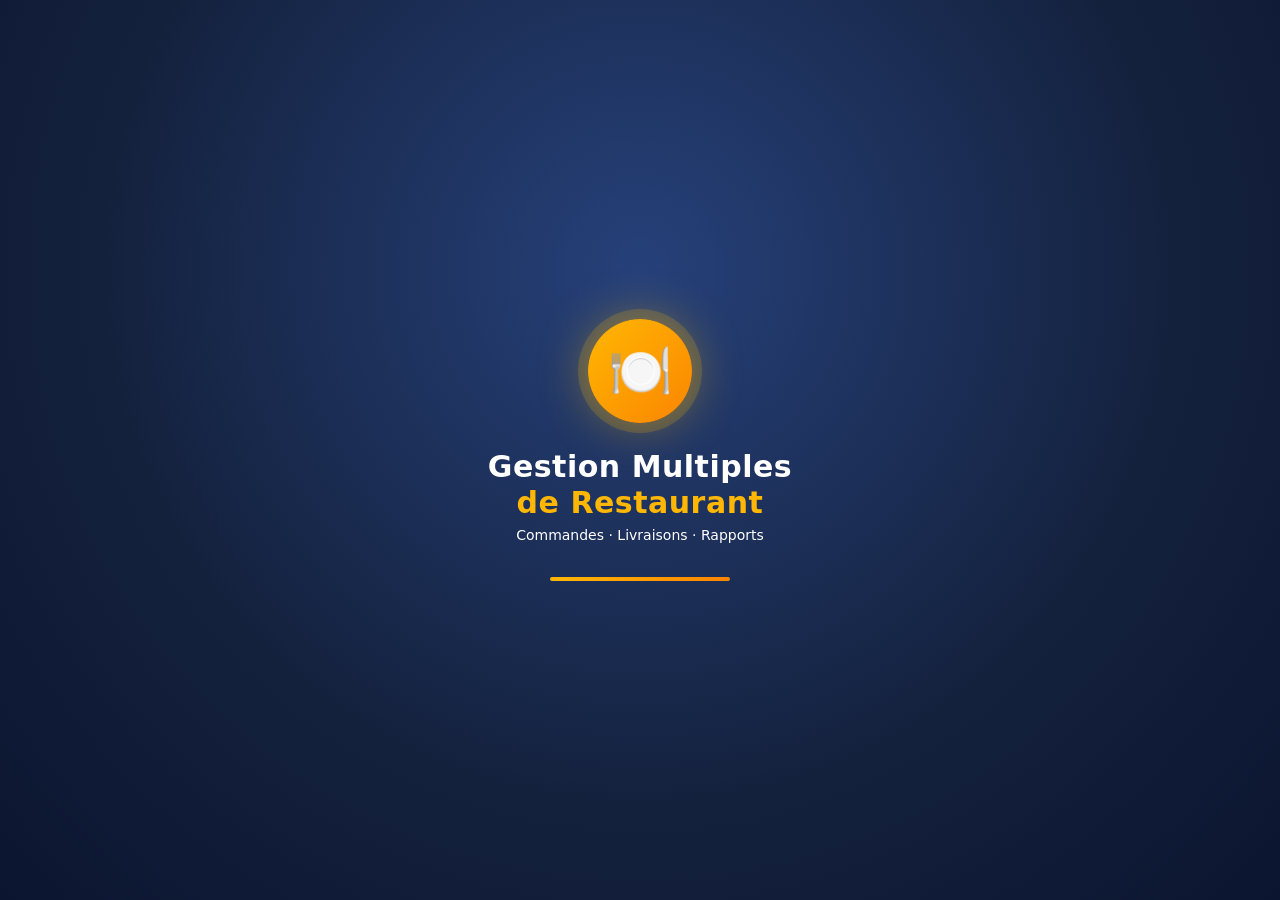
<file: driver.html>
<!DOCTYPE html><html lang="fr"><head><meta charset="utf-8"><meta name="viewport" content="width=device-width,initial-scale=1"><link rel="manifest" href="manifest.webmanifest"><meta name="theme-color" content="#14213d"><link rel="icon" type="image/png" href="icon-192.png?v=3"><link rel="apple-touch-icon" href="icon-192.png?v=3"><meta name="mobile-web-app-capable" content="yes"><meta name="apple-mobile-web-app-capable" content="yes"><meta name="apple-mobile-web-app-title" content="RestoGest"><meta property="og:type" content="website">
<meta property="og:locale" content="fr_FR">
<meta property="og:site_name" content="RestoGest">
<meta property="og:title" content="RestoGest - Gestion intelligente du restaurant">
<meta property="og:description" content="Simplifiez la gestion de votre restaurant avec RestoGest : caisse, stocks, menus, commandes en ligne et rapports.">
<meta property="og:url" content="https://ayounbatanko.github.io/Restaurant-gestion-multiples/driver.html">
<meta property="og:image" content="https://ayounbatanko.github.io/Restaurant-gestion-multiples/apercu-facebook.jpg">
<meta property="og:image:secure_url" content="https://ayounbatanko.github.io/Restaurant-gestion-multiples/apercu-facebook.jpg">
<meta property="og:image:type" content="image/jpeg">
<meta property="og:image:width" content="1200">
<meta property="og:image:height" content="630">
<meta property="og:image:alt" content="RestoGest, gestion intelligente du restaurant">
<meta name="twitter:card" content="summary_large_image">
<meta name="twitter:title" content="RestoGest - Gestion intelligente du restaurant">
<meta name="twitter:description" content="Simplifiez la gestion de votre restaurant avec RestoGest : caisse, stocks, menus, commandes en ligne et rapports.">
<meta name="twitter:image" content="https://ayounbatanko.github.io/Restaurant-gestion-multiples/apercu-facebook.jpg">
<title>Livreur RestoGest</title><style>:root{--bg:#f4f5f9;--card:#fff;--ink:#16213e;--mut:#6a7390;--bd:#e3e6ef;--navy:#14213d;--navy2:#26417a;--gold:#ffb703;--gold2:#fb8500;--ok:#12a36b;--bad:#e5383b;--acc:#fb8500;--kpi:#26417a;--sh:0 6px 22px rgba(20,33,61,.08)}
@media(prefers-color-scheme:dark){:root{--bg:#0d1325;--card:#161f38;--ink:#eef1fb;--mut:#93a0c4;--bd:#27345a;--kpi:#ffc93c;--sh:0 6px 22px rgba(0,0,0,.35)}}
*{box-sizing:border-box}
body{margin:0;font:15px/1.55 "Segoe UI",system-ui,-apple-system,sans-serif;background:var(--bg);color:var(--ink)}
h2,h3{margin:.2em 0 .4em;letter-spacing:-.2px}
#hdr{display:flex;justify-content:space-between;align-items:center;gap:10px;flex-wrap:wrap;padding:12px 20px;background:linear-gradient(120deg,#0f1a33,#26417a);color:#fff;position:sticky;top:0;z-index:5;box-shadow:0 4px 16px rgba(0,0,0,.2)}
#hdr>b{font-size:17px;display:flex;align-items:center;gap:8px}#hdr>b:before{content:"";width:10px;height:10px;border-radius:50%;background:var(--gold);box-shadow:0 0 0 3px rgba(255,183,3,.3)}
#net{font-size:12px;padding:3px 10px;border-radius:99px;background:rgba(18,163,107,.25);color:#7dffc9}#net.off{background:rgba(229,56,59,.3);color:#ffb3b5}
#hdr .lang{display:inline-flex;background:rgba(255,255,255,.12);border-radius:99px;padding:3px;gap:2px}
nav{display:flex;gap:8px;flex-wrap:wrap;padding:12px 18px;background:var(--card);border-bottom:1px solid var(--bd);position:sticky;top:56px;z-index:4;overflow-x:auto}
main{max-width:1000px;margin:0 auto;padding:18px}
.card{background:var(--card);border:1px solid var(--bd);border-radius:16px;padding:16px;margin-bottom:14px;box-shadow:var(--sh)}
.col{display:flex;flex-direction:column;gap:10px}.col>.card{margin-bottom:0}
.col>.card:has(.kpi){border-inline-start:6px solid var(--gold)}
.col>.card:nth-child(2):has(.kpi){border-color:var(--ok)}.col>.card:nth-child(3):has(.kpi){border-color:var(--navy2)}.col>.card:nth-child(4):has(.kpi){border-color:var(--gold2)}
.kpi{font-size:30px;font-weight:800;color:var(--kpi);line-height:1.2}.mut{color:var(--mut);font-size:13px}
.row{display:flex;gap:8px;flex-wrap:wrap;align-items:center}.row>.g{flex:1}
input,select,textarea{font:inherit;padding:10px 12px;border-radius:10px;border:1.5px solid var(--bd);background:var(--card);color:var(--ink);transition:border .15s,box-shadow .15s}
input:focus,select:focus{outline:0;border-color:var(--gold2);box-shadow:0 0 0 3px rgba(251,133,0,.25)}
button{font:inherit;font-weight:700;cursor:pointer;padding:10px 18px;border-radius:12px;border:0;color:#1b1400;background:linear-gradient(135deg,var(--gold),var(--gold2));box-shadow:0 4px 12px rgba(251,133,0,.35);transition:transform .15s,box-shadow .15s,filter .15s}
button:hover{transform:translateY(-2px);filter:brightness(1.05);box-shadow:0 8px 18px rgba(251,133,0,.4)}
button:active{transform:none}button:focus-visible{outline:3px solid var(--navy2);outline-offset:2px}
button:disabled{opacity:.4;cursor:not-allowed;transform:none;box-shadow:none}
button.sec{background:transparent;color:var(--ink);border:1.5px solid var(--bd);box-shadow:none}
button.sec:hover{border-color:var(--navy2);color:var(--navy2);box-shadow:none}
@media(prefers-color-scheme:dark){button.sec:hover{border-color:var(--gold);color:var(--gold)}}
button.bad{background:linear-gradient(135deg,#e5383b,#b1252a);color:#fff;box-shadow:0 4px 12px rgba(229,56,59,.35)}
nav button{background:transparent;color:var(--ink);border:1.5px solid var(--bd);box-shadow:none;padding:8px 16px;white-space:nowrap}
nav button:hover{border-color:var(--navy2);box-shadow:none}
nav button.on{background:linear-gradient(135deg,#14213d,#26417a);color:var(--gold);border-color:transparent;box-shadow:0 4px 12px rgba(20,33,61,.35)}
#hdr .lang button{background:transparent;box-shadow:none;padding:4px 11px;font-size:12px;color:#fff;border-radius:99px}
#hdr .lang button.on{background:var(--gold);color:#1b1400}
#hdr #lo{background:rgba(255,255,255,.14);color:#fff;box-shadow:none;border:1px solid rgba(255,255,255,.4);padding:6px 14px}
.grid{display:grid;grid-template-columns:repeat(auto-fill,minmax(140px,1fr));gap:10px}
.grid button{padding:16px 8px;background:var(--card);color:var(--ink);border:1.5px solid var(--bd);border-radius:14px;box-shadow:none;line-height:1.3}
.grid button b{color:var(--gold2);font-size:15px}.grid button:hover{border-color:var(--gold2);background:rgba(255,183,3,.12);box-shadow:var(--sh)}
table{width:100%;border-collapse:collapse}th{font-size:12px;color:var(--mut);text-transform:none;background:rgba(38,65,122,.07)}
td,th{padding:9px 8px;border-bottom:1px solid var(--bd);text-align:start}tr:hover td{background:rgba(255,183,3,.07)}
.badge{padding:3px 11px;border-radius:99px;background:rgba(255,183,3,.25);color:#8a5a00;font-size:12px;font-weight:700}
.badge[data-s="acceptée"],.badge[data-s="préparée"]{background:rgba(38,65,122,.15);color:var(--navy2)}
.badge[data-s="en route"]{background:rgba(251,133,0,.2);color:#b45f00}
.badge[data-s="terminée"]{background:rgba(18,163,107,.18);color:#0a7a4f}
.badge[data-s="refusée"],.badge[data-s="annulée"]{background:rgba(229,56,59,.15);color:#c1272b}
.logo{width:58px;height:58px;border-radius:14px;object-fit:cover;background:linear-gradient(135deg,var(--gold),var(--gold2))}
.toast{position:fixed;bottom:18px;inset-inline-end:18px;background:var(--navy);color:#fff;padding:13px 18px;border-radius:12px;z-index:20;border-inline-start:5px solid var(--gold);box-shadow:0 10px 30px rgba(0,0,0,.35)}
iframe{width:100%;height:280px;border:0;border-radius:12px}
#receipt{display:none;font:13px monospace;width:72mm}
@media print{body>*{display:none!important}#receipt{display:block!important}.pcard{display:block!important}}
.bizcard{width:340px;border:3px solid var(--gold2);border-radius:18px;padding:22px;text-align:center;margin:20px auto;background:#fff;color:#14213d;box-shadow:var(--sh)}
body.auth{background:radial-gradient(circle at 15% 0,#2f5aa8 0,#14213d 55%) fixed;min-height:100vh}
body.auth #hdr{background:transparent;box-shadow:none;position:static}
body.auth main{padding-top:0}body.auth .card{box-shadow:0 24px 70px rgba(0,0,0,.45);border:0;border-radius:22px;padding:26px}
.brand{font-size:26px;font-weight:800;margin:0}.brand span{color:var(--gold2)}
body.auth #hdr>b{display:none}body.auth #hdr{justify-content:flex-end}
nav{position:static;flex-wrap:nowrap;scrollbar-width:thin}#hdr{position:static}
.gal{display:flex;gap:8px;overflow-x:auto;scroll-snap-type:x mandatory;margin-bottom:10px}.gal.ph{height:90px;align-items:center;justify-content:center;font-size:34px;background:rgba(255,183,3,.15);border-radius:12px}
.gi{position:relative;flex:0 0 auto;scroll-snap-align:start}.gi img{height:150px;max-width:260px;object-fit:cover;border-radius:12px;display:block}
.gi .x{position:absolute;top:6px;inset-inline-end:6px;padding:2px 8px;border-radius:99px;background:rgba(20,33,61,.8);color:#fff;box-shadow:none;font-size:12px}
.cat{display:grid;grid-template-columns:repeat(auto-fill,minmax(250px,1fr));gap:12px}.dish{margin:0}.dish p{margin:6px 0}
.lb{display:inline-block;cursor:pointer;padding:9px 16px;border-radius:12px;border:1.5px solid var(--bd);font-weight:700}.lb:hover{border-color:var(--navy2)}
textarea{width:100%;font:inherit}
.pv{margin:10px 0 0}.pvi{flex:0 0 130px;cursor:pointer;scroll-snap-align:start;font-size:13px}.pvi img,.pvi .ph2{width:130px;height:90px;object-fit:cover;border-radius:12px;display:flex;align-items:center;justify-content:center;font-size:28px;background:rgba(255,183,3,.15)}.pvi b,.pvi span{display:block}.pvi span{color:var(--acc);font-weight:700}
.warn{border-inline-start:6px solid var(--gold);background:rgba(255,183,3,.12)}.okc{border-inline-start:6px solid var(--ok)}
.badge[data-s="pro"]{background:rgba(18,163,107,.18);color:#0a7a4f}.badge[data-s="off"]{background:rgba(229,56,59,.15);color:#c1272b}

/* Home grid navigation for restaurant space */
.home-grid-wrap{max-width:420px;margin:0 auto}
.home-grid{display:grid;grid-template-columns:1fr 1fr;gap:12px}
.home-grid .hg-btn{
  display:flex;flex-direction:column;align-items:center;justify-content:center;gap:10px;
  background:#14213d;color:#fff;border:0;border-radius:16px;padding:22px 12px;
  font-weight:700;font-size:14px;line-height:1.25;text-align:center;
  box-shadow:0 6px 18px rgba(20,33,61,.25);min-height:110px;
  transition:transform .15s,filter .15s,box-shadow .15s
}
.home-grid .hg-btn:hover{transform:translateY(-3px);filter:brightness(1.08);box-shadow:0 10px 24px rgba(20,33,61,.35)}
.home-grid .hg-btn .ico{font-size:28px;line-height:1;filter:drop-shadow(0 2px 4px rgba(0,0,0,.2))}
.home-grid .hg-btn.full{grid-column:1/-1;flex-direction:row;min-height:64px;gap:12px;padding:16px 20px}
.home-grid .hg-btn .badge{background:var(--gold);color:#1b1400;margin-inline-start:4px}
.back-row{margin-bottom:12px}
.back-row button{background:transparent;color:var(--ink);border:1.5px solid var(--bd);box-shadow:none;padding:8px 14px}
.back-row button:hover{border-color:var(--navy2);color:var(--navy2)}
@media(prefers-color-scheme:dark){
  .home-grid .hg-btn{background:#1a2744}
  .back-row button:hover{border-color:var(--gold);color:var(--gold)}
}

nav:empty{display:none;padding:0;border:0;height:0;overflow:hidden}

.back-row{margin-bottom:14px}
.back-btn{
  display:inline-flex;align-items:center;gap:6px;
  background:linear-gradient(135deg,#14213d,#26417a)!important;
  color:#ffb703!important;border:0!important;
  padding:12px 18px!important;border-radius:12px!important;
  font-weight:700!important;box-shadow:0 4px 12px rgba(20,33,61,.35)!important;
}
.back-btn:hover{filter:brightness(1.1);transform:translateY(-1px)}
</style></head><body>
<div id="hdr"></div><main id="m"></main>
<script src="db.js"></script><script src="notif.js"></script>
<script src="chat.js"></script>
<script>let SH=window;try{if(window.parent!==window&&window.parent.nav)SH=window.parent}catch(e){}
SH.__m=SH.__m||{l:{},s:{}};
const store={g(w,k){try{const v=(w=='l'?localStorage:sessionStorage).getItem(k);if(v!==null)return v}catch(e){}return SH.__m[w][k]??null},
 s(w,k,v){try{(w=='l'?localStorage:sessionStorage).setItem(k,v)}catch(e){}SH.__m[w][k]=v},clr(){try{sessionStorage.clear()}catch(e){}SH.__m.s={}}};
const K='rm_db',LANGS={fr:'Français',en:'English',ar:'العربية',es:'Español'};
const TL={account:'Paramètres du compte',dash:'Tableau de bord',pos:'Caisse',hist:'Historique des ventes',orders:'Commandes',menu:'Carte / Menu',drivers:'Livreurs',settings:'Réglages',restos:'Restaurants',myorders:'Mes commandes',logout:'Déconnexion'};
const T={en:{account:'Account settings',dash:'Dashboard',pos:'Cash register',hist:'Sales history',orders:'Orders',menu:'Menu',drivers:'Drivers',settings:'Settings',restos:'Restaurants',myorders:'My orders',logout:'Log out'},
es:{account:'Ajustes de la cuenta',dash:'Panel',pos:'Caja',hist:'Historial de ventas',orders:'Pedidos',menu:'Menú',drivers:'Repartidores',settings:'Ajustes',restos:'Restaurantes',myorders:'Mis pedidos',logout:'Salir'},
ar:{account:'إعدادات الحساب',dash:'لوحة القيادة',pos:'الصندوق',hist:'سجل المبيعات',orders:'الطلبات',menu:'القائمة',drivers:'السائقون',settings:'الإعدادات',restos:'المطاعم',myorders:'طلباتي',logout:'خروج'}};
const lang=()=>store.g('l','lang')||'fr',t=k=>(T[lang()]||{})[k]||TL[k]||k;
const TRS="Tableau de bord|Dashboard|Panel|لوحة القيادة\nCaisse|Cash register|Caja|الصندوق\nHistorique des ventes|Sales history|Historial de ventas|سجل المبيعات\nCommandes|Orders|Pedidos|الطلبات\nCarte / Menu|Menu|Menú|القائمة\nLivreurs|Drivers|Repartidores|السائقون\nRéglages|Settings|Ajustes|الإعدادات\nRestaurants|Restaurants|Restaurantes|المطاعم\nMes commandes|My orders|Mis pedidos|طلباتي\nDéconnexion|Log out|Salir|خروج\n● En ligne|● Online|● En línea|● متصل\n● Hors ligne — caisse active|● Offline — register active|● Sin conexión — caja activa|● غير متصل — الصندوق يعمل\nGérez votre restaurant, même sans connexion.|Manage your restaurant, even offline.|Gestiona tu restaurante, incluso sin conexión.|أدر مطعمك حتى بدون اتصال.\nSe connecter|Log in|Iniciar sesión|تسجيل الدخول\nCréer un compte|Create an account|Crear una cuenta|إنشاء حساب\nPremière configuration : compte propriétaire|First setup: owner account|Primera configuración: cuenta de propietario|الإعداد الأول: حساب المالك\nClient|Customer|Cliente|زبون\nRestaurant|Restaurant|Restaurante|مطعم\nCréer le compte|Create account|Crear cuenta|إنشاء الحساب\nCréer le compte propriétaire|Create owner account|Crear cuenta de propietario|إنشاء حساب المالك\nRetour|Back|Volver|رجوع\n← Retour|← Back|← Volver|→ رجوع\nNuméro de téléphone ou nom d'utilisateur|Phone number or username|Número de teléfono o nombre de usuario|رقم الهاتف أو اسم المستخدم\nMot de passe|Password|Contraseña|كلمة المرور\nConfirmez le mot de passe|Confirm password|Confirma la contraseña|أكّد كلمة المرور\nVotre nom|Your name|Tu nombre|اسمك\nNom du restaurant|Restaurant name|Nombre del restaurante|اسم المطعم\nNuméro de téléphone|Phone number|Número de teléfono|رقم الهاتف\nVotre nom de propriétaire|Your owner name|Tu nombre de propietario|اسم المالك\nCréez votre compte propriétaire (une seule fois).|Create your owner account (one time only).|Crea tu cuenta de propietario (una sola vez).|أنشئ حساب المالك (مرة واحدة فقط).\nIdentifiants incorrects.|Incorrect credentials.|Credenciales incorrectas.|بيانات الدخول غير صحيحة.\nTous les champs sont obligatoires.|All fields are required.|Todos los campos son obligatorios.|جميع الحقول مطلوبة.\nLes deux mots de passe ne sont pas identiques.|The two passwords do not match.|Las dos contraseñas no coinciden.|كلمتا المرور غير متطابقتين.\nCe numéro est déjà utilisé.|This number is already used.|Este número ya está en uso.|هذا الرقم مستخدم بالفعل.\nNom et mot de passe obligatoires.|Name and password required.|Nombre y contraseña obligatorios.|الاسم وكلمة المرور مطلوبان.\nDevise par défaut : FCFA (XOF). 1 mois d'essai gratuit.|Default currency: FCFA (XOF). 1 month free trial.|Moneda por defecto: FCFA (XOF). 1 mes de prueba gratuita.|العملة الافتراضية: فرنك CFA (XOF). شهر تجريبي مجاني.\nEspace propriétaire|Owner area|Área del propietario|مساحة المالك\nLien|Link|Enlace|الرابط\nTél.|Phone|Tel.|الهاتف\nStatut|Status|Estado|الحالة\nÉchéance|Due date|Vencimiento|الاستحقاق\nDevise|Currency|Moneda|العملة\nEssai gratuit|Free trial|Prueba gratuita|تجربة مجانية\nAbonné|Subscribed|Suscrito|مشترك\nSuspendu|Suspended|Suspendido|موقوف\nExpiré|Expired|Vencido|منتهي\nEssai terminé|Trial ended|Prueba terminada|انتهت التجربة\n+1 mois payé|+1 month paid|+1 mes pagado|+شهر مدفوع\nSuspendre|Suspend|Suspender|إيقاف\nSupprimer|Delete|Eliminar|حذف\nAucun restaurant inscrit pour l'instant.|No restaurant registered yet.|Ningún restaurante registrado todavía.|لا يوجد مطعم مسجل بعد.\nChiffre d'affaires total|Total revenue|Ingresos totales|إجمالي رقم الأعمال\nAujourd'hui|Today|Hoy|اليوم\nNombre de ventes|Number of sales|Número de ventas|عدد المبيعات\nPanier moyen|Average basket|Cesta media|متوسط السلة\nCA des 7 derniers jours|Revenue, last 7 days|Ingresos, últimos 7 días|رقم الأعمال خلال 7 أيام\nMeilleurs produits|Top products|Mejores productos|أفضل المنتجات\nAucune vente pour l'instant.|No sales yet.|Aún no hay ventas.|لا توجد مبيعات بعد.\nTicket|Receipt|Ticket|التذكرة\n(fonctionne hors connexion)|(works offline)|(funciona sin conexión)|(يعمل بدون اتصال)\nValider la vente et imprimer|Confirm sale and print|Validar venta e imprimir|تأكيد البيع والطباعة\nEspèces|Cash|Efectivo|نقدًا\nCarte|Card|Tarjeta|بطاقة\nAucune vente.|No sales.|Sin ventas.|لا توجد مبيعات.\nN°|No.|N.º|الرقم\nDate|Date|Fecha|التاريخ\nSource|Source|Origen|المصدر\nTotal|Total|Total|المجموع\nRéimprimer|Reprint|Reimprimir|إعادة الطباعة\ncaisse|register|caja|الصندوق\nen ligne|online|en línea|عبر الإنترنت\nAccepter|Accept|Aceptar|قبول\nRefuser|Decline|Rechazar|رفض\nMarquer préparée|Mark as prepared|Marcar como preparado|تحديد كمُجهّز\nLivreur…|Driver…|Repartidor…|السائق…\nAttribuer|Assign|Asignar|تعيين\nAnnulée par le client|Cancelled by the customer|Cancelado por el cliente|ألغاها الزبون\nAucune commande en ligne.|No online orders.|Sin pedidos en línea.|لا توجد طلبات عبر الإنترنت.\nNom du plat|Dish name|Nombre del plato|اسم الطبق\nPrix|Price|Precio|السعر\nAjouter|Add|Añadir|إضافة\nNom|Name|Nombre|الاسم\nTéléphone|Phone|Teléfono|الهاتف\nCréer le compte livreur|Create driver account|Crear cuenta de repartidor|إنشاء حساب سائق\nAucun livreur.|No drivers.|Sin repartidores.|لا يوجد سائقون.\nLogo|Logo|Logo|الشعار\nAdresse|Address|Dirección|العنوان\nLatitude|Latitude|Latitud|خط العرض\nLongitude|Longitude|Longitud|خط الطول\nMa position|My location|Mi ubicación|موقعي\nMoyens de paiement en ligne (séparés par des virgules)|Online payment methods (comma-separated)|Medios de pago en línea (separados por comas)|وسائل الدفع عبر الإنترنت (مفصولة بفواصل)\nEnregistrer|Save|Guardar|حفظ\nCarte de visite|Business card|Tarjeta de visita|بطاقة العمل\nImprimer|Print|Imprimir|طباعة\nRestaurant introuvable.|Restaurant not found.|Restaurante no encontrado.|المطعم غير موجود.\nActivez la localisation pour trier les restaurants par distance.|Enable location to sort restaurants by distance.|Activa la ubicación para ordenar por distancia.|فعّل الموقع لترتيب المطاعم حسب المسافة.\nVoir la carte|View menu|Ver la carta|عرض القائمة\nAucun restaurant disponible pour le moment.|No restaurant available right now.|Ningún restaurante disponible por ahora.|لا يوجد مطعم متاح حاليًا.\nAdresse de livraison|Delivery address|Dirección de entrega|عنوان التوصيل\nPaiement à la livraison|Pay on delivery|Pago contra entrega|الدفع عند التسليم\nCommander|Order|Pedir|اطلب\nAnnuler la commande|Cancel order|Cancelar pedido|إلغاء الطلب\nReçu PDF|PDF receipt|Recibo PDF|إيصال PDF\nAucune commande.|No orders.|Sin pedidos.|لا توجد طلبات.\nLivreur|Driver|Repartidor|السائق\nDémarrer la livraison|Start delivery|Iniciar entrega|بدء التوصيل\nLivraison terminée|Delivery completed|Entrega completada|اكتمل التوصيل\nEn préparation…|Being prepared…|En preparación…|قيد التحضير…\nAucune commande attribuée.|No assigned orders.|Sin pedidos asignados.|لا توجد طلبات معيّنة.\nen attente|pending|pendiente|قيد الانتظار\nacceptée|accepted|aceptado|مقبول\npréparée|prepared|preparado|مجهّز\nen route|on the way|en camino|في الطريق\nterminée|completed|completado|مكتمل\nrefusée|declined|rechazado|مرفوض\nannulée|cancelled|cancelado|ملغى\nCréer un compte pour votre restaurant|Create an account for your restaurant|Crea una cuenta para tu restaurante|أنشئ حسابًا لمطعمك\nCatalogue des plats|Dish catalogue|Catálogo de platos|كتالوج الأطباق\nNouveau plat|New dish|Nuevo plato|طبق جديد\nIngrédients et description|Ingredients and description|Ingredientes y descripción|المكونات والوصف\nPhotos du plat (une ou plusieurs)|Dish photos (one or more)|Fotos del plato (una o varias)|صور الطبق (واحدة أو أكثر)\nAjouter des photos|Add photos|Añadir fotos|إضافة صور\nModifier|Edit|Editar|تعديل\nAucun plat dans le catalogue.|No dishes in the catalogue.|Ningún plato en el catálogo.|لا توجد أطباق في الكتالوج.\nActiver Pro (+1 mois)|Activate Pro (+1 month)|Activar Pro (+1 mes)|تفعيل برو (+شهر)\nDésactiver le compte|Deactivate account|Desactivar la cuenta|تعطيل الحساب\nCompte désactivé|Account deactivated|Cuenta desactivada|الحساب معطّل\nPro actif|Pro active|Pro activo|برو مفعّل\nPro expiré|Pro expired|Pro vencido|انتهى برو\nDemande Pro|Pro request|Solicitud Pro|طلب برو\nActiver l'option Pro|Activate the Pro option|Activar la opción Pro|تفعيل خيار برو\nDemander l'activation Pro|Request Pro activation|Solicitar activación Pro|طلب تفعيل برو\nOption Pro|Pro option|Opción Pro|خيار برو\nVoir toute la carte|View full menu|Ver toda la carta|عرض القائمة كاملة\nRestaurants les plus proches de vous|Restaurants closest to you|Restaurantes más cercanos|أقرب المطاعم إليك\nMes tâches de livraison|My delivery tasks|Mis entregas|مهام التوصيل\nLivraisons terminées|Completed deliveries|Entregas completadas|التوصيلات المكتملة\nAucune tâche pour le moment.|No tasks right now.|Sin tareas por ahora.|لا توجد مهام حاليًا.\nCatalogue bientôt disponible.|Catalogue coming soon.|Catálogo próximamente.|الكتالوج قريبًا.";
const TR={};TRS.split('\n').forEach(l=>{const[a,...r]=l.split('|');['en','es','ar'].forEach((k,i)=>{(TR[k]=TR[k]||{})[a]=r[i]})});
function trs(s){const L=TR[lang()];if(!L)return s;const m=s.match(/^(\s*)([\s\S]*?)(\s*)$/),c=m[2];if(L[c])return m[1]+L[c]+m[3];const i=c.search(/ [:—] /);if(i>0&&L[c.slice(0,i)])return m[1]+L[c.slice(0,i)]+c.slice(i)+m[3];return s}
function trDom(root){if(lang()=='fr')return;const w=document.createTreeWalker(root,NodeFilter.SHOW_TEXT);let n;while(n=w.nextNode()){if(n.parentNode.tagName=='SCRIPT')continue;const v=trs(n.nodeValue);if(v!==n.nodeValue)n.nodeValue=v}
 root.querySelectorAll('[placeholder]').forEach(e=>{const v=trs(e.getAttribute('placeholder'));if(v!==e.getAttribute('placeholder'))e.setAttribute('placeholder',v)})}
let _obs=null;function startTr(){if(_obs||lang()=='fr')return;const o=()=>_obs.observe(document.body,{childList:true,subtree:true,characterData:true});_obs=new MutationObserver(()=>{_obs.disconnect();trDom(document.body);o()});o();trDom(document.body)}
const D=window.RGDB;
const uid=()=>Math.random().toString(36).slice(2,9);
const esc=s=>String(s??'').replace(/[&<>"']/g,c=>({'&':'&amp;','<':'&lt;','>':'&gt;','"':'&quot;',"'":'&#39;'}[c]));
const me=()=>{const i=store.g('s','uid');const u=i&&D.get().users.find(u=>u.id==i);return u&&!u.disabled?u:undefined};
const inShell=SH!==window;
const navTo=u=>inShell?parent.nav(u):(location=u.replace(/\.html$/,'')+'.html');
const cardUrl=s=>inShell?'#card/'+s:'card.html?r='+s;
const cardSlug=()=>inShell?SH.location.hash.split('/')[1]:new URLSearchParams(location.search).get('r');
const OWNER_ACCOUNT_NAME='Ayouba Tanko';
const isOwnerAccount=u=>!!u&&String(u.name||'').trim().toLocaleLowerCase('fr')===OWNER_ACCOUNT_NAME.toLocaleLowerCase('fr');
function guard(role){const u=me();const allowed=role==='owner'?(u&&(u.role==='owner'||(u.role==='restaurant'&&isOwnerAccount(u)))):(u&&u.role===role);if(!allowed){navTo('index');return null}return u}
function logout(){store.clr();navTo('index')}
function changeMyPassword(oldId,newId,cfId){
  const oldEl=document.getElementById(oldId||'oldpw'),nwEl=document.getElementById(newId||'newpw'),cfEl=document.getElementById(cfId||'cfpw');
  if(!oldEl||!nwEl||!cfEl)return;
  const old=oldEl.value,nw=nwEl.value,cf=cfEl.value;
  const u=me();if(!u)return alert('Session expirée. Reconnectez-vous.');
  if(u.pass!==old)return alert('Mot de passe actuel incorrect.');
  if(nw.length<6)return alert('Le nouveau mot de passe doit contenir au moins 6 caractères.');
  if(nw!==cf)return alert('Les deux nouveaux mots de passe ne correspondent pas.');
  if(nw===old)return alert('Choisissez un mot de passe différent de l\'actuel.');
  const d=D.get(),uu=d.users.find(x=>x.id===u.id);if(!uu)return alert('Compte introuvable.');
  uu.pass=nw;D.save(d);
  // garder la session cohérente
  oldEl.value=nwEl.value=cfEl.value='';
  toast('Mot de passe modifié avec succès.');
}
async function hashSecurityAnswer(v){const s=String(v||'').trim().toLocaleLowerCase('fr');if(!s)return '';if(window.crypto&&crypto.subtle){const b=await crypto.subtle.digest('SHA-256',new TextEncoder().encode(s));return Array.from(new Uint8Array(b)).map(x=>x.toString(16).padStart(2,'0')).join('')}return btoa(unescape(encodeURIComponent(s)))}
async function saveSecurityAnswer(){const a=document.getElementById('securitySetup')?.value||'';if(a.trim().length<2)return alert('Saisissez une réponse secrète de 2 caractères minimum.');const u=me(),d=D.get(),x=d.users.find(z=>z.id===u.id);if(!x)return alert('Compte introuvable.');x.securityAnswerHash=await hashSecurityAnswer(a);D.save(d);document.getElementById('securitySetup').value='';toast('Réponse de sécurité enregistrée.')}
function passwordCard(){
  return `<div class="card col"><h3 style="margin:0">🔐 Changer mon mot de passe</h3>
  <p class="mut">Vous pouvez modifier votre mot de passe à tout moment.</p>
  <input id="oldpw" type="password" placeholder="Mot de passe actuel" autocomplete="current-password">
  <input id="newpw" type="password" placeholder="Nouveau mot de passe (6 caractères minimum)" autocomplete="new-password">
  <input id="cfpw" type="password" placeholder="Confirmer le nouveau mot de passe" autocomplete="new-password">
  <button type="button" onclick="changeMyPassword()">Enregistrer le nouveau mot de passe</button></div>
  <div class="card col"><h3 style="margin:0">🛡️ Récupération du compte</h3><p class="mut">Définissez votre réponse secrète à la question : « Quelle est votre nom ? »</p><input id="securitySetup" type="text" placeholder="Votre réponse secrète" autocomplete="off"><button type="button" onclick="saveSecurityAnswer()">Enregistrer ma réponse secrète</button></div>`;
}

const slugify=s=>s.toLowerCase().normalize('NFD').replace(/[\u0300-\u036f]/g,'').replace(/[^a-z0-9]+/g,'-').replace(/^-|-$/g,'');
const money=(v,c)=>{if(!c||c=='XOF'||c=='XAF')return new Intl.NumberFormat(lang(),{maximumFractionDigits:0}).format(v)+' FCFA';try{return new Intl.NumberFormat(lang(),{style:'currency',currency:c||'XOF'}).format(v)}catch(e){return v+' '+c}};
const currencies=()=>Intl.supportedValuesOf?Intl.supportedValuesOf('currency'):['EUR','USD','XOF','MAD','DZD','TND','GBP'];
const fdate=ts=>new Date(ts).toLocaleString(lang());
const km=(a,b)=>{const R=6371,r=x=>x*Math.PI/180,dl=r(b[0]-a[0]),dn=r(b[1]-a[1]);const h=Math.sin(dl/2)**2+Math.cos(r(a[0]))*Math.cos(r(b[0]))*Math.sin(dn/2)**2;return 2*R*Math.asin(Math.sqrt(h))};
function setLang(k){store.s('l','lang',k);inShell?parent.nav(parent.cur):location.reload()}
function hdr(title){document.getElementById('hdr').innerHTML=`<b>${esc(title)}</b><span class="row"><span id="net"></span><span class="lang">${Object.entries(LANGS).map(([k,v])=>`<button title="${v}" class="${k==lang()?'on':''}" onclick="setLang('${k}')">${k.toUpperCase()}</button>`).join('')}</span><button id="lo" onclick="logout()">${t('logout')}</button></span>`;document.documentElement.dir=lang()=='ar'?'rtl':'ltr';const nt=()=>{const e=document.getElementById('net');if(e){e.textContent=navigator.onLine?'● En ligne':'● Hors ligne — caisse active';e.className=navigator.onLine?'':'off'}};nt();addEventListener('online',nt);addEventListener('offline',nt);startTr()}
function toast(m){const e=document.createElement('div');e.className='toast';e.textContent=m;document.body.appendChild(e);setTimeout(()=>e.remove(),4500);try{const c=new AudioContext(),o=c.createOscillator();o.connect(c.destination);o.frequency.value=880;o.start();setTimeout(()=>o.stop(),180)}catch(e){}}
function setOrder(id,patch){const d=D.get(),o=d.orders.find(o=>o.id==id);Object.assign(o,patch);
 if(patch.status=='terminée'){d.rests.find(r=>r.id==o.restId).sales.push({id:uid(),date:Date.now(),items:o.items,total:o.total,src:'en ligne'})}D.save(d)}
function receipt(r,x,title){const items=x.items.map(i=>`<tr><td>${esc(i.n)} ×${i.q}</td><td style="text-align:end">${money(i.p*i.q,r.currency)}</td></tr>`).join('');
 return `<div style="text-align:center">${r.logo?`<img src="${r.logo}" style="width:60px"><br>`:''}<b>${esc(r.name)}</b><br>${esc(r.address||'')}<br>${esc(r.phone||'')}<hr>${title||'Reçu'} #${esc(x.id)}<br>${fdate(x.date||x.created)}</div><table>${items}</table>${x.deliveryFee?`<div>Livraison (${x.distKm} km) : ${money(x.deliveryFee,r.currency)}</div>`:''}<hr><b>TOTAL : ${money(x.total,r.currency)}</b><br>${esc(x.pay||'')}<p style="text-align:center">Merci !</p>`}
function printHTML(h){document.getElementById('receipt').innerHTML=h;setTimeout(()=>window.print(),150)}
function barChart(data,cur){const m=Math.max(1,...data.map(d=>d.v)),w=300/data.length;
 return `<svg viewBox="0 0 300 140" width="100%">${data.map((d,i)=>{const h=d.v/m*90;return `<rect x="${i*w+6}" y="${110-h}" width="${w-12}" height="${h}" fill="var(--acc)" rx="3"/><text x="${i*w+w/2}" y="${105-h}" font-size="7" text-anchor="middle" fill="currentColor">${Math.round(d.v)}</text><text x="${i*w+w/2}" y="124" font-size="7" text-anchor="middle" fill="currentColor">${esc(d.l)}</text>`}).join('')}</svg>`}

const curOptions=sel=>['XOF',...currencies().filter(c=>c!='XOF')].map(c=>`<option value="${c}" ${c==(sel||'XOF')?'selected':''}>${c=='XOF'?'FCFA (XOF)':c=='XAF'?'FCFA (XAF)':c}</option>`).join('');
const readImg=f=>new Promise(res=>{const fr=new FileReader();fr.onload=()=>{const im=new Image();im.onload=()=>{const k=Math.min(1,640/Math.max(im.width,im.height)),c=document.createElement('canvas');c.width=Math.round(im.width*k);c.height=Math.round(im.height*k);c.getContext('2d').drawImage(im,0,0,c.width,c.height);res(c.toDataURL('image/jpeg',.72))};im.onerror=()=>res(fr.result);im.src=fr.result};fr.readAsDataURL(f)});
const gal=(imgs,i)=>imgs&&imgs.length?'<div class="gal">'+imgs.map((s,k)=>`<span class="gi"><img src="${s}" alt="">${i!=null?`<button class="x" onclick="delImg(${i},${k})">✕</button>`:''}</span>`).join('')+'</div>':'<div class="gal ph">🍽️</div>';

function subInfo(r){const n=Date.now(),dl=e=>Math.max(0,Math.ceil((e-n)/864e5));
 if(r.sub=='suspended')return{ok:false,state:'off',label:'Compte désactivé',end:r.subEnd||r.trialEnd,days:-1};
 if(r.sub=='active')return r.subEnd>n?{ok:true,state:'pro',label:'Pro actif',end:r.subEnd,days:dl(r.subEnd)}:{ok:false,state:'off',label:'Pro expiré',end:r.subEnd,days:-1};
 return r.trialEnd>n?{ok:true,state:'trial',label:'Essai gratuit',end:r.trialEnd,days:dl(r.trialEnd)}:{ok:false,state:'off',label:'Essai terminé',end:r.trialEnd,days:-1}}
function notify(t,b){toast(t+(b?' — '+b:''));try{if(window.Notification&&Notification.permission=='granted')new Notification(t,{body:b||''})}catch(e){}}
document.addEventListener('click',()=>{try{window.Notification&&Notification.permission=='default'&&Notification.requestPermission()}catch(e){}},{once:true});
</script><script>
const U=guard('driver');U&&RGChat.watch(U.id);let sig='',myPos=null;var dTab='jobs';
const rest=()=>D.get().rests.find(r=>r.id==U.restId);
const mine=()=>D.get().orders.filter(o=>o.driverId==U.id&&!['terminée','annulée','refusée'].includes(o.status));
const stages=['préparée','colis récupéré','en route','arrivé','terminée'];
const nextStage={'préparée':'colis récupéré','colis récupéré':'en route','en route':'arrivé','arrivé':'terminée'};
const stageLabel={'préparée':'À récupérer au restaurant','colis récupéré':'Colis récupéré','en route':'Commande en route 🛵','arrivé':'Commande arrivée 📍','terminée':'Livraison terminée'};
function mapUrl(o){const dest=o.cLat!=null&&o.cLng!=null?o.cLat+','+o.cLng: o.addr;const origin=myPos?myPos.join(','):'';return 'https://www.google.com/maps/dir/?api=1&destination='+encodeURIComponent(dest)+(origin?'&origin='+encodeURIComponent(origin):'')+'&travelmode=driving'}
function changePass(){const old=document.getElementById('oldpw').value,nw=document.getElementById('newpw').value,cf=document.getElementById('cfpw').value;
 if(U.pass!==old)return alert('Mot de passe actuel incorrect.');if(nw.length<6)return alert('Choisissez au moins 6 caractères.');if(nw!==cf)return alert('Les deux nouveaux mots de passe ne correspondent pas.');
 const d=D.get(),u=d.users.find(x=>x.id===U.id);u.pass=nw;D.save(d);['oldpw','newpw','cfpw'].forEach(x=>document.getElementById(x).value='');toast('Mot de passe modifié avec succès.')}
function driverBar(){return `<div class="row" style="gap:8px;flex-wrap:wrap;margin-bottom:10px">`+[['jobs','🚚 Livraisons'],['chat','💬 Support'],['acc','🔑 Paramètres du compte']].map(([k,l])=>`<button type="button" class="${dTab==k?'':'sec'}" onclick="dTab='${k}';render()">${l}</button>`).join('')+`</div>`}
function render(){const d=D.get(),rs=rest();hdr('Espace livreur — '+U.name+(rs?' · '+rs.name:''));const jobs=mine(),done=d.orders.filter(o=>o.driverId==U.id&&o.status=='terminée').reverse().slice(0,10);
 if(dTab=='acc'){m.innerHTML=driverBar()+passwordCard();return}
 if(dTab=='chat'){m.innerHTML=driverBar()+RGChat.userView(U);return}
 m.innerHTML=driverBar()+`<h3>Mes livraisons</h3>`+(jobs.map(o=>{const nxt=nextStage[o.status],hasGPS=o.cLat!=null&&o.cLng!=null;
 return `<div class="card"><div class="row"><b>Commande #${esc(o.id)}</b><span class="badge" data-s="${o.status}">${esc(o.status)}</span></div>
 <b>${esc(o.clientName)}</b> · ${esc(o.clientPhone)}<p>${o.deliveryMode==='room'||o.roomNumber?`🏨 <b>Livraison dans l’hôtel</b><br>Bâtiment : <b>${esc(o.buildingNumber||'Non renseigné')}</b><br>Chambre : <b>${esc(o.roomNumber||'Non renseignée')}</b>`:`📦 <b>Livraison extérieure</b><br>Adresse : ${esc(o.addr||'Non renseignée')}`}</p>
 <p>${o.items.map(i=>`${esc(i.n)} ×${i.q}`).join(', ')}<br><b>${money(o.total,rs?.currency)}</b> (${esc(o.pay)})</p>
 ${hasGPS?`<p class="mut">Position GPS du client enregistrée : ${o.cLat.toFixed(5)}, ${o.cLng.toFixed(5)}</p>`:'<p class="mut">Position GPS précise non disponible : utilisez l’adresse indiquée.</p>'}
 <a href="${mapUrl(o)}" target="_blank" rel="noopener" style="display:inline-block;padding:10px 14px;background:var(--navy2);color:white;text-decoration:none;border-radius:10px;font-weight:700">📍 Ouvrir le trajet dans Google Maps</a>
 <p class="mut">Étape : ${stageLabel[o.status]||o.status}</p>
 ${nxt?`<button onclick="advance('${o.id}','${nxt}')">${nxt=='terminée'?'Confirmer la livraison terminée':'Valider : '+stageLabel[nxt]}</button>`:''}
 </div>`}).join('')||'<p class="mut">Aucune livraison attribuée pour le moment.</p>')+
 (done.length?'<h3>Livraisons terminées</h3>'+done.map(o=>`<div class="card"><b>#${esc(o.id)}</b> — ${esc(o.clientName)} — ${money(o.total,rs?.currency)} <span class="badge" data-s="terminée">terminée</span></div>`).join(''):'')+
 '';
}
function advance(id,status){const o=D.get().orders.find(x=>x.id===id);if(!o||o.driverId!==U.id)return alert('Cette livraison ne vous est pas attribuée.');if(nextStage[o.status]!==status)return alert('Étape invalide.');setOrder(id,{status,stageUpdated:Date.now()});toast('Statut mis à jour : '+stageLabel[status]);render()}
if(navigator.geolocation){navigator.geolocation.watchPosition(p=>{myPos=[p.coords.latitude,p.coords.longitude];mine().filter(o=>o.status=='en route').forEach(o=>setOrder(o.id,{driverPos:myPos}))},()=>{}, {enableHighAccuracy:true,maximumAge:10000,timeout:15000})}
setInterval(()=>{const s=JSON.stringify(mine().map(o=>[o.id,o.status]));if(s!==sig){sig=s;if(dTab=='jobs')render()}},2000);
render();
</script>
<script>
(()=> {
 const KEY='restogest_seen_version';let pending='';
 const bar=document.createElement('div');bar.id='rg-update-banner';
 bar.style.cssText='display:none;position:fixed;top:0;left:0;right:0;z-index:99999;align-items:center;gap:10px;background:#14213d;color:#fff;padding:10px 12px;padding-top:calc(10px + env(safe-area-inset-top,0px));box-shadow:0 6px 22px #0006;font:14px/1.35 system-ui';
 bar.innerHTML='<span id="rg-update-msg" style="flex:1"></span><button id="rg-update-now" style="background:#ffb703;color:#14213d;border:0;border-radius:10px;padding:10px 14px;font-weight:800;white-space:nowrap">🔄 Mise à jour</button>';
 (document.body||document.documentElement).appendChild(bar);
 document.getElementById('rg-update-now').onclick=async()=>{
   if(pending)try{localStorage.setItem(KEY,pending)}catch(e){}
   try{if(navigator.serviceWorker){const reg=await navigator.serviceWorker.getRegistration();if(reg)await reg.update();if(reg&&reg.waiting)reg.waiting.postMessage({type:'SKIP_WAITING'})}}catch(e){}
   location.reload();
 };
 async function checkVersion(){
   try{
    const r=await fetch('./version.json?ts='+Date.now(),{cache:'no-store'});if(!r.ok)return;
    const data=await r.json();if(!data.version)return;
    const seen=localStorage.getItem(KEY);
    if(!seen){localStorage.setItem(KEY,String(data.version));return}
    if(data.notify===true&&seen!==String(data.version)){pending=String(data.version);document.getElementById('rg-update-msg').textContent=data.message||'Une nouvelle version est disponible.';bar.style.display='flex'}
    else bar.style.display='none';
   }catch(e){}
 }
 checkVersion();setInterval(checkVersion,5*60*1000);
 if('serviceWorker' in navigator && location.protocol.startsWith('http')){navigator.serviceWorker.register('./sw.js').catch(()=>{})}
})();
</script>
<script src="ext-loader.js"></script>
</body></html>
</file>
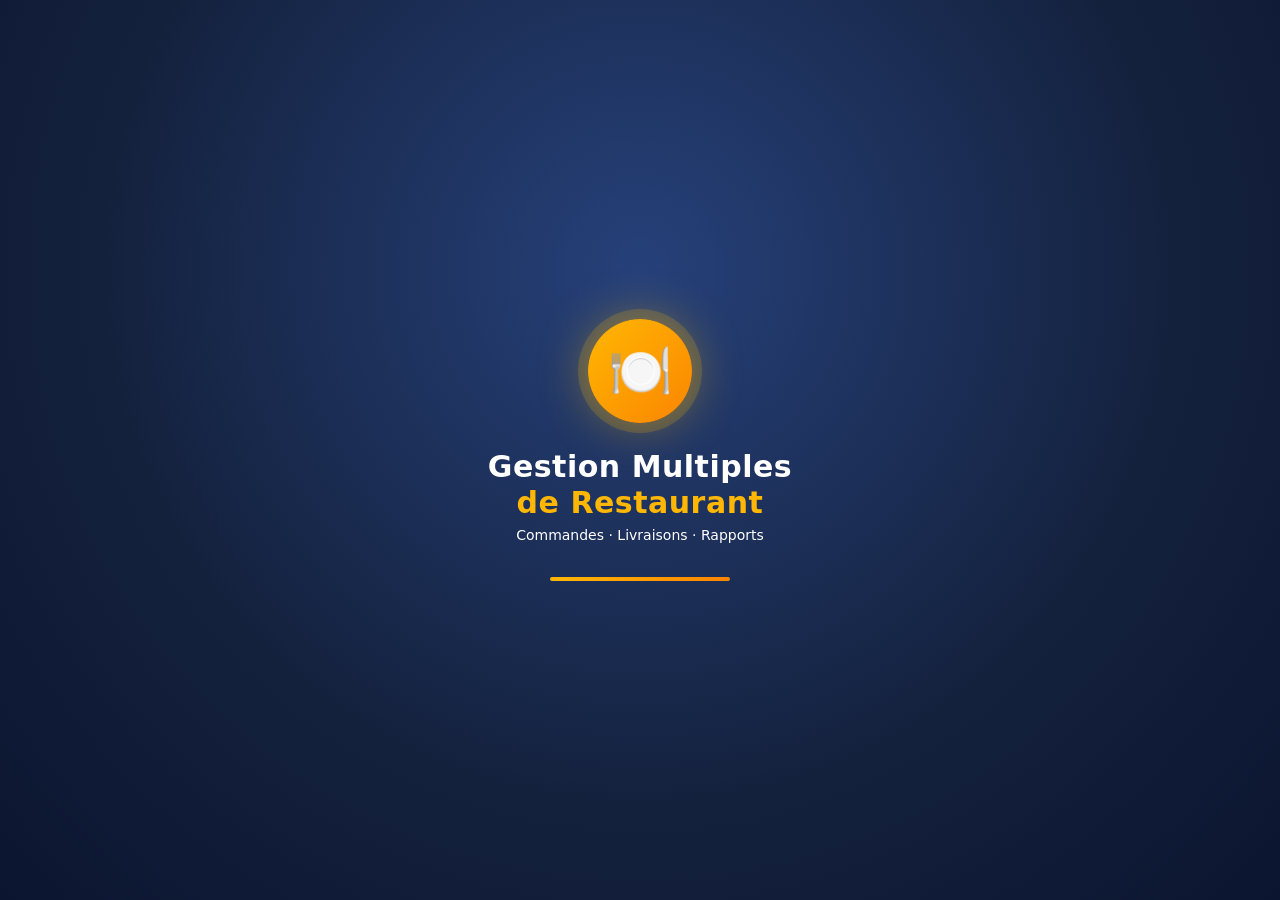
<file: owner.html>
<!DOCTYPE html><html lang="fr"><head><meta charset="utf-8"><meta name="viewport" content="width=device-width,initial-scale=1"><link rel="manifest" href="manifest.webmanifest"><meta name="theme-color" content="#14213d"><link rel="icon" type="image/png" href="icon-192.png?v=3"><link rel="apple-touch-icon" href="icon-192.png?v=3"><meta name="mobile-web-app-capable" content="yes"><meta name="apple-mobile-web-app-capable" content="yes"><meta name="apple-mobile-web-app-title" content="RestoGest"><meta property="og:type" content="website">
<meta property="og:locale" content="fr_FR">
<meta property="og:site_name" content="RestoGest">
<meta property="og:title" content="RestoGest - Gestion intelligente du restaurant">
<meta property="og:description" content="Simplifiez la gestion de votre restaurant avec RestoGest : caisse, stocks, menus, commandes en ligne et rapports.">
<meta property="og:url" content="https://ayounbatanko.github.io/Restaurant-gestion-multiples/owner.html">
<meta property="og:image" content="https://ayounbatanko.github.io/Restaurant-gestion-multiples/apercu-facebook.jpg">
<meta property="og:image:secure_url" content="https://ayounbatanko.github.io/Restaurant-gestion-multiples/apercu-facebook.jpg">
<meta property="og:image:type" content="image/jpeg">
<meta property="og:image:width" content="1200">
<meta property="og:image:height" content="630">
<meta property="og:image:alt" content="RestoGest, gestion intelligente du restaurant">
<meta name="twitter:card" content="summary_large_image">
<meta name="twitter:title" content="RestoGest - Gestion intelligente du restaurant">
<meta name="twitter:description" content="Simplifiez la gestion de votre restaurant avec RestoGest : caisse, stocks, menus, commandes en ligne et rapports.">
<meta name="twitter:image" content="https://ayounbatanko.github.io/Restaurant-gestion-multiples/apercu-facebook.jpg">
<title>Propriétaire</title><style>:root{--bg:#f4f5f9;--card:#fff;--ink:#16213e;--mut:#6a7390;--bd:#e3e6ef;--navy:#14213d;--navy2:#26417a;--gold:#ffb703;--gold2:#fb8500;--ok:#12a36b;--bad:#e5383b;--acc:#fb8500;--kpi:#26417a;--sh:0 6px 22px rgba(20,33,61,.08)}
@media(prefers-color-scheme:dark){:root{--bg:#0d1325;--card:#161f38;--ink:#eef1fb;--mut:#93a0c4;--bd:#27345a;--kpi:#ffc93c;--sh:0 6px 22px rgba(0,0,0,.35)}}
*{box-sizing:border-box}
body{margin:0;font:15px/1.55 "Segoe UI",system-ui,-apple-system,sans-serif;background:var(--bg);color:var(--ink)}
h2,h3{margin:.2em 0 .4em;letter-spacing:-.2px}
#hdr{display:flex;justify-content:space-between;align-items:center;gap:10px;flex-wrap:wrap;padding:12px 20px;background:linear-gradient(120deg,#0f1a33,#26417a);color:#fff;position:sticky;top:0;z-index:5;box-shadow:0 4px 16px rgba(0,0,0,.2)}
#hdr>b{font-size:17px;display:flex;align-items:center;gap:8px}#hdr>b:before{content:"";width:10px;height:10px;border-radius:50%;background:var(--gold);box-shadow:0 0 0 3px rgba(255,183,3,.3)}
#net{font-size:12px;padding:3px 10px;border-radius:99px;background:rgba(18,163,107,.25);color:#7dffc9}#net.off{background:rgba(229,56,59,.3);color:#ffb3b5}
#hdr .lang{display:inline-flex;background:rgba(255,255,255,.12);border-radius:99px;padding:3px;gap:2px}
nav{display:flex;gap:8px;flex-wrap:wrap;padding:12px 18px;background:var(--card);border-bottom:1px solid var(--bd);position:sticky;top:56px;z-index:4;overflow-x:auto}
main{max-width:1000px;margin:0 auto;padding:18px}
.card{background:var(--card);border:1px solid var(--bd);border-radius:16px;padding:16px;margin-bottom:14px;box-shadow:var(--sh)}
.col{display:flex;flex-direction:column;gap:10px}.col>.card{margin-bottom:0}
.col>.card:has(.kpi){border-inline-start:6px solid var(--gold)}
.col>.card:nth-child(2):has(.kpi){border-color:var(--ok)}.col>.card:nth-child(3):has(.kpi){border-color:var(--navy2)}.col>.card:nth-child(4):has(.kpi){border-color:var(--gold2)}
.kpi{font-size:30px;font-weight:800;color:var(--kpi);line-height:1.2}.mut{color:var(--mut);font-size:13px}
.row{display:flex;gap:8px;flex-wrap:wrap;align-items:center}.row>.g{flex:1}
input,select,textarea{font:inherit;padding:10px 12px;border-radius:10px;border:1.5px solid var(--bd);background:var(--card);color:var(--ink);transition:border .15s,box-shadow .15s}
input:focus,select:focus{outline:0;border-color:var(--gold2);box-shadow:0 0 0 3px rgba(251,133,0,.25)}
button{font:inherit;font-weight:700;cursor:pointer;padding:10px 18px;border-radius:12px;border:0;color:#1b1400;background:linear-gradient(135deg,var(--gold),var(--gold2));box-shadow:0 4px 12px rgba(251,133,0,.35);transition:transform .15s,box-shadow .15s,filter .15s}
button:hover{transform:translateY(-2px);filter:brightness(1.05);box-shadow:0 8px 18px rgba(251,133,0,.4)}
button:active{transform:none}button:focus-visible{outline:3px solid var(--navy2);outline-offset:2px}
button:disabled{opacity:.4;cursor:not-allowed;transform:none;box-shadow:none}
button.sec{background:transparent;color:var(--ink);border:1.5px solid var(--bd);box-shadow:none}
button.sec:hover{border-color:var(--navy2);color:var(--navy2);box-shadow:none}
@media(prefers-color-scheme:dark){button.sec:hover{border-color:var(--gold);color:var(--gold)}}
button.bad{background:linear-gradient(135deg,#e5383b,#b1252a);color:#fff;box-shadow:0 4px 12px rgba(229,56,59,.35)}
nav button{background:transparent;color:var(--ink);border:1.5px solid var(--bd);box-shadow:none;padding:8px 16px;white-space:nowrap}
nav button:hover{border-color:var(--navy2);box-shadow:none}
nav button.on{background:linear-gradient(135deg,#14213d,#26417a);color:var(--gold);border-color:transparent;box-shadow:0 4px 12px rgba(20,33,61,.35)}
#hdr .lang button{background:transparent;box-shadow:none;padding:4px 11px;font-size:12px;color:#fff;border-radius:99px}
#hdr .lang button.on{background:var(--gold);color:#1b1400}
#hdr #lo{background:rgba(255,255,255,.14);color:#fff;box-shadow:none;border:1px solid rgba(255,255,255,.4);padding:6px 14px}
.grid{display:grid;grid-template-columns:repeat(auto-fill,minmax(140px,1fr));gap:10px}
.grid button{padding:16px 8px;background:var(--card);color:var(--ink);border:1.5px solid var(--bd);border-radius:14px;box-shadow:none;line-height:1.3}
.grid button b{color:var(--gold2);font-size:15px}.grid button:hover{border-color:var(--gold2);background:rgba(255,183,3,.12);box-shadow:var(--sh)}
table{width:100%;border-collapse:collapse}th{font-size:12px;color:var(--mut);text-transform:none;background:rgba(38,65,122,.07)}
td,th{padding:9px 8px;border-bottom:1px solid var(--bd);text-align:start}tr:hover td{background:rgba(255,183,3,.07)}
.badge{padding:3px 11px;border-radius:99px;background:rgba(255,183,3,.25);color:#8a5a00;font-size:12px;font-weight:700}
.badge[data-s="acceptée"],.badge[data-s="préparée"]{background:rgba(38,65,122,.15);color:var(--navy2)}
.badge[data-s="en route"]{background:rgba(251,133,0,.2);color:#b45f00}
.badge[data-s="terminée"]{background:rgba(18,163,107,.18);color:#0a7a4f}
.badge[data-s="refusée"],.badge[data-s="annulée"]{background:rgba(229,56,59,.15);color:#c1272b}
.logo{width:58px;height:58px;border-radius:14px;object-fit:cover;background:linear-gradient(135deg,var(--gold),var(--gold2))}
.toast{position:fixed;bottom:18px;inset-inline-end:18px;background:var(--navy);color:#fff;padding:13px 18px;border-radius:12px;z-index:20;border-inline-start:5px solid var(--gold);box-shadow:0 10px 30px rgba(0,0,0,.35)}
iframe{width:100%;height:280px;border:0;border-radius:12px}
#receipt{display:none;font:13px monospace;width:72mm}
@media print{body>*{display:none!important}#receipt{display:block!important}.pcard{display:block!important}}
.bizcard{width:340px;border:3px solid var(--gold2);border-radius:18px;padding:22px;text-align:center;margin:20px auto;background:#fff;color:#14213d;box-shadow:var(--sh)}
body.auth{background:radial-gradient(circle at 15% 0,#2f5aa8 0,#14213d 55%) fixed;min-height:100vh}
body.auth #hdr{background:transparent;box-shadow:none;position:static}
body.auth main{padding-top:0}body.auth .card{box-shadow:0 24px 70px rgba(0,0,0,.45);border:0;border-radius:22px;padding:26px}
.brand{font-size:26px;font-weight:800;margin:0}.brand span{color:var(--gold2)}
body.auth #hdr>b{display:none}body.auth #hdr{justify-content:flex-end}
nav{position:static;flex-wrap:nowrap;scrollbar-width:thin}#hdr{position:static}
.gal{display:flex;gap:8px;overflow-x:auto;scroll-snap-type:x mandatory;margin-bottom:10px}.gal.ph{height:90px;align-items:center;justify-content:center;font-size:34px;background:rgba(255,183,3,.15);border-radius:12px}
.gi{position:relative;flex:0 0 auto;scroll-snap-align:start}.gi img{height:150px;max-width:260px;object-fit:cover;border-radius:12px;display:block}
.gi .x{position:absolute;top:6px;inset-inline-end:6px;padding:2px 8px;border-radius:99px;background:rgba(20,33,61,.8);color:#fff;box-shadow:none;font-size:12px}
.cat{display:grid;grid-template-columns:repeat(auto-fill,minmax(250px,1fr));gap:12px}.dish{margin:0}.dish p{margin:6px 0}
.lb{display:inline-block;cursor:pointer;padding:9px 16px;border-radius:12px;border:1.5px solid var(--bd);font-weight:700}.lb:hover{border-color:var(--navy2)}
textarea{width:100%;font:inherit}
.pv{margin:10px 0 0}.pvi{flex:0 0 130px;cursor:pointer;scroll-snap-align:start;font-size:13px}.pvi img,.pvi .ph2{width:130px;height:90px;object-fit:cover;border-radius:12px;display:flex;align-items:center;justify-content:center;font-size:28px;background:rgba(255,183,3,.15)}.pvi b,.pvi span{display:block}.pvi span{color:var(--acc);font-weight:700}
.warn{border-inline-start:6px solid var(--gold);background:rgba(255,183,3,.12)}.okc{border-inline-start:6px solid var(--ok)}
.badge[data-s="pro"]{background:rgba(18,163,107,.18);color:#0a7a4f}.badge[data-s="off"]{background:rgba(229,56,59,.15);color:#c1272b}

/* Home grid navigation for restaurant space */
.home-grid-wrap{max-width:420px;margin:0 auto}
.home-grid{display:grid;grid-template-columns:1fr 1fr;gap:12px}
.home-grid .hg-btn{
  display:flex;flex-direction:column;align-items:center;justify-content:center;gap:10px;
  background:#14213d;color:#fff;border:0;border-radius:16px;padding:22px 12px;
  font-weight:700;font-size:14px;line-height:1.25;text-align:center;
  box-shadow:0 6px 18px rgba(20,33,61,.25);min-height:110px;
  transition:transform .15s,filter .15s,box-shadow .15s
}
.home-grid .hg-btn:hover{transform:translateY(-3px);filter:brightness(1.08);box-shadow:0 10px 24px rgba(20,33,61,.35)}
.home-grid .hg-btn .ico{font-size:28px;line-height:1;filter:drop-shadow(0 2px 4px rgba(0,0,0,.2))}
.home-grid .hg-btn.full{grid-column:1/-1;flex-direction:row;min-height:64px;gap:12px;padding:16px 20px}
.home-grid .hg-btn .badge{background:var(--gold);color:#1b1400;margin-inline-start:4px}
.back-row{margin-bottom:12px}
.back-row button{background:transparent;color:var(--ink);border:1.5px solid var(--bd);box-shadow:none;padding:8px 14px}
.back-row button:hover{border-color:var(--navy2);color:var(--navy2)}
@media(prefers-color-scheme:dark){
  .home-grid .hg-btn{background:#1a2744}
  .back-row button:hover{border-color:var(--gold);color:var(--gold)}
}

nav:empty{display:none;padding:0;border:0;height:0;overflow:hidden}

.back-row{margin-bottom:14px}
.back-btn{
  display:inline-flex;align-items:center;gap:6px;
  background:linear-gradient(135deg,#14213d,#26417a)!important;
  color:#ffb703!important;border:0!important;
  padding:12px 18px!important;border-radius:12px!important;
  font-weight:700!important;box-shadow:0 4px 12px rgba(20,33,61,.35)!important;
}
.back-btn:hover{filter:brightness(1.1);transform:translateY(-1px)}
</style></head><body>
<div id="hdr"></div><main id="m"></main>
<script src="db.js"></script><script src="notif.js"></script>
<script src="chat.js"></script>
<script src="charts.js"></script>
<script src="owner-pro.js"></script>
<script>let SH=window;try{if(window.parent!==window&&window.parent.nav)SH=window.parent}catch(e){}
SH.__m=SH.__m||{l:{},s:{}};
const store={g(w,k){try{const v=(w=='l'?localStorage:sessionStorage).getItem(k);if(v!==null)return v}catch(e){}return SH.__m[w][k]??null},
 s(w,k,v){try{(w=='l'?localStorage:sessionStorage).setItem(k,v)}catch(e){}SH.__m[w][k]=v},clr(){try{sessionStorage.clear()}catch(e){}SH.__m.s={}}};
const K='rm_db',LANGS={fr:'Français',en:'English',ar:'العربية',es:'Español'};
const TL={account:'Paramètres du compte',dash:'Tableau de bord',pos:'Caisse',hist:'Historique des ventes',orders:'Commandes',menu:'Carte / Menu',drivers:'Livreurs',settings:'Réglages',restos:'Restaurants',myorders:'Mes commandes',logout:'Déconnexion'};
const T={en:{account:'Account settings',dash:'Dashboard',pos:'Cash register',hist:'Sales history',orders:'Orders',menu:'Menu',drivers:'Drivers',settings:'Settings',restos:'Restaurants',myorders:'My orders',logout:'Log out'},
es:{account:'Ajustes de la cuenta',dash:'Panel',pos:'Caja',hist:'Historial de ventas',orders:'Pedidos',menu:'Menú',drivers:'Repartidores',settings:'Ajustes',restos:'Restaurantes',myorders:'Mis pedidos',logout:'Salir'},
ar:{account:'إعدادات الحساب',dash:'لوحة القيادة',pos:'الصندوق',hist:'سجل المبيعات',orders:'الطلبات',menu:'القائمة',drivers:'السائقون',settings:'الإعدادات',restos:'المطاعم',myorders:'طلباتي',logout:'خروج'}};
const lang=()=>store.g('l','lang')||'fr',t=k=>(T[lang()]||{})[k]||TL[k]||k;
const TRS="Tableau de bord|Dashboard|Panel|لوحة القيادة\nCaisse|Cash register|Caja|الصندوق\nHistorique des ventes|Sales history|Historial de ventas|سجل المبيعات\nCommandes|Orders|Pedidos|الطلبات\nCarte / Menu|Menu|Menú|القائمة\nLivreurs|Drivers|Repartidores|السائقون\nRéglages|Settings|Ajustes|الإعدادات\nRestaurants|Restaurants|Restaurantes|المطاعم\nMes commandes|My orders|Mis pedidos|طلباتي\nDéconnexion|Log out|Salir|خروج\n● En ligne|● Online|● En línea|● متصل\n● Hors ligne — caisse active|● Offline — register active|● Sin conexión — caja activa|● غير متصل — الصندوق يعمل\nGérez votre restaurant, même sans connexion.|Manage your restaurant, even offline.|Gestiona tu restaurante, incluso sin conexión.|أدر مطعمك حتى بدون اتصال.\nSe connecter|Log in|Iniciar sesión|تسجيل الدخول\nCréer un compte|Create an account|Crear una cuenta|إنشاء حساب\nPremière configuration : compte propriétaire|First setup: owner account|Primera configuración: cuenta de propietario|الإعداد الأول: حساب المالك\nClient|Customer|Cliente|زبون\nRestaurant|Restaurant|Restaurante|مطعم\nCréer le compte|Create account|Crear cuenta|إنشاء الحساب\nCréer le compte propriétaire|Create owner account|Crear cuenta de propietario|إنشاء حساب المالك\nRetour|Back|Volver|رجوع\n← Retour|← Back|← Volver|→ رجوع\nNuméro de téléphone ou nom d'utilisateur|Phone number or username|Número de teléfono o nombre de usuario|رقم الهاتف أو اسم المستخدم\nMot de passe|Password|Contraseña|كلمة المرور\nConfirmez le mot de passe|Confirm password|Confirma la contraseña|أكّد كلمة المرور\nVotre nom|Your name|Tu nombre|اسمك\nNom du restaurant|Restaurant name|Nombre del restaurante|اسم المطعم\nNuméro de téléphone|Phone number|Número de teléfono|رقم الهاتف\nVotre nom de propriétaire|Your owner name|Tu nombre de propietario|اسم المالك\nCréez votre compte propriétaire (une seule fois).|Create your owner account (one time only).|Crea tu cuenta de propietario (una sola vez).|أنشئ حساب المالك (مرة واحدة فقط).\nIdentifiants incorrects.|Incorrect credentials.|Credenciales incorrectas.|بيانات الدخول غير صحيحة.\nTous les champs sont obligatoires.|All fields are required.|Todos los campos son obligatorios.|جميع الحقول مطلوبة.\nLes deux mots de passe ne sont pas identiques.|The two passwords do not match.|Las dos contraseñas no coinciden.|كلمتا المرور غير متطابقتين.\nCe numéro est déjà utilisé.|This number is already used.|Este número ya está en uso.|هذا الرقم مستخدم بالفعل.\nNom et mot de passe obligatoires.|Name and password required.|Nombre y contraseña obligatorios.|الاسم وكلمة المرور مطلوبان.\nDevise par défaut : FCFA (XOF). 1 mois d'essai gratuit.|Default currency: FCFA (XOF). 1 month free trial.|Moneda por defecto: FCFA (XOF). 1 mes de prueba gratuita.|العملة الافتراضية: فرنك CFA (XOF). شهر تجريبي مجاني.\nEspace propriétaire|Owner area|Área del propietario|مساحة المالك\nLien|Link|Enlace|الرابط\nTél.|Phone|Tel.|الهاتف\nStatut|Status|Estado|الحالة\nÉchéance|Due date|Vencimiento|الاستحقاق\nDevise|Currency|Moneda|العملة\nEssai gratuit|Free trial|Prueba gratuita|تجربة مجانية\nAbonné|Subscribed|Suscrito|مشترك\nSuspendu|Suspended|Suspendido|موقوف\nExpiré|Expired|Vencido|منتهي\nEssai terminé|Trial ended|Prueba terminada|انتهت التجربة\n+1 mois payé|+1 month paid|+1 mes pagado|+شهر مدفوع\nSuspendre|Suspend|Suspender|إيقاف\nSupprimer|Delete|Eliminar|حذف\nAucun restaurant inscrit pour l'instant.|No restaurant registered yet.|Ningún restaurante registrado todavía.|لا يوجد مطعم مسجل بعد.\nChiffre d'affaires total|Total revenue|Ingresos totales|إجمالي رقم الأعمال\nAujourd'hui|Today|Hoy|اليوم\nNombre de ventes|Number of sales|Número de ventas|عدد المبيعات\nPanier moyen|Average basket|Cesta media|متوسط السلة\nCA des 7 derniers jours|Revenue, last 7 days|Ingresos, últimos 7 días|رقم الأعمال خلال 7 أيام\nMeilleurs produits|Top products|Mejores productos|أفضل المنتجات\nAucune vente pour l'instant.|No sales yet.|Aún no hay ventas.|لا توجد مبيعات بعد.\nTicket|Receipt|Ticket|التذكرة\n(fonctionne hors connexion)|(works offline)|(funciona sin conexión)|(يعمل بدون اتصال)\nValider la vente et imprimer|Confirm sale and print|Validar venta e imprimir|تأكيد البيع والطباعة\nEspèces|Cash|Efectivo|نقدًا\nCarte|Card|Tarjeta|بطاقة\nAucune vente.|No sales.|Sin ventas.|لا توجد مبيعات.\nN°|No.|N.º|الرقم\nDate|Date|Fecha|التاريخ\nSource|Source|Origen|المصدر\nTotal|Total|Total|المجموع\nRéimprimer|Reprint|Reimprimir|إعادة الطباعة\ncaisse|register|caja|الصندوق\nen ligne|online|en línea|عبر الإنترنت\nAccepter|Accept|Aceptar|قبول\nRefuser|Decline|Rechazar|رفض\nMarquer préparée|Mark as prepared|Marcar como preparado|تحديد كمُجهّز\nLivreur…|Driver…|Repartidor…|السائق…\nAttribuer|Assign|Asignar|تعيين\nAnnulée par le client|Cancelled by the customer|Cancelado por el cliente|ألغاها الزبون\nAucune commande en ligne.|No online orders.|Sin pedidos en línea.|لا توجد طلبات عبر الإنترنت.\nNom du plat|Dish name|Nombre del plato|اسم الطبق\nPrix|Price|Precio|السعر\nAjouter|Add|Añadir|إضافة\nNom|Name|Nombre|الاسم\nTéléphone|Phone|Teléfono|الهاتف\nCréer le compte livreur|Create driver account|Crear cuenta de repartidor|إنشاء حساب سائق\nAucun livreur.|No drivers.|Sin repartidores.|لا يوجد سائقون.\nLogo|Logo|Logo|الشعار\nAdresse|Address|Dirección|العنوان\nLatitude|Latitude|Latitud|خط العرض\nLongitude|Longitude|Longitud|خط الطول\nMa position|My location|Mi ubicación|موقعي\nMoyens de paiement en ligne (séparés par des virgules)|Online payment methods (comma-separated)|Medios de pago en línea (separados por comas)|وسائل الدفع عبر الإنترنت (مفصولة بفواصل)\nEnregistrer|Save|Guardar|حفظ\nCarte de visite|Business card|Tarjeta de visita|بطاقة العمل\nImprimer|Print|Imprimir|طباعة\nRestaurant introuvable.|Restaurant not found.|Restaurante no encontrado.|المطعم غير موجود.\nActivez la localisation pour trier les restaurants par distance.|Enable location to sort restaurants by distance.|Activa la ubicación para ordenar por distancia.|فعّل الموقع لترتيب المطاعم حسب المسافة.\nVoir la carte|View menu|Ver la carta|عرض القائمة\nAucun restaurant disponible pour le moment.|No restaurant available right now.|Ningún restaurante disponible por ahora.|لا يوجد مطعم متاح حاليًا.\nAdresse de livraison|Delivery address|Dirección de entrega|عنوان التوصيل\nPaiement à la livraison|Pay on delivery|Pago contra entrega|الدفع عند التسليم\nCommander|Order|Pedir|اطلب\nAnnuler la commande|Cancel order|Cancelar pedido|إلغاء الطلب\nReçu PDF|PDF receipt|Recibo PDF|إيصال PDF\nAucune commande.|No orders.|Sin pedidos.|لا توجد طلبات.\nLivreur|Driver|Repartidor|السائق\nDémarrer la livraison|Start delivery|Iniciar entrega|بدء التوصيل\nLivraison terminée|Delivery completed|Entrega completada|اكتمل التوصيل\nEn préparation…|Being prepared…|En preparación…|قيد التحضير…\nAucune commande attribuée.|No assigned orders.|Sin pedidos asignados.|لا توجد طلبات معيّنة.\nen attente|pending|pendiente|قيد الانتظار\nacceptée|accepted|aceptado|مقبول\npréparée|prepared|preparado|مجهّز\nen route|on the way|en camino|في الطريق\nterminée|completed|completado|مكتمل\nrefusée|declined|rechazado|مرفوض\nannulée|cancelled|cancelado|ملغى\nCréer un compte pour votre restaurant|Create an account for your restaurant|Crea una cuenta para tu restaurante|أنشئ حسابًا لمطعمك\nCatalogue des plats|Dish catalogue|Catálogo de platos|كتالوج الأطباق\nNouveau plat|New dish|Nuevo plato|طبق جديد\nIngrédients et description|Ingredients and description|Ingredientes y descripción|المكونات والوصف\nPhotos du plat (une ou plusieurs)|Dish photos (one or more)|Fotos del plato (una o varias)|صور الطبق (واحدة أو أكثر)\nAjouter des photos|Add photos|Añadir fotos|إضافة صور\nModifier|Edit|Editar|تعديل\nAucun plat dans le catalogue.|No dishes in the catalogue.|Ningún plato en el catálogo.|لا توجد أطباق في الكتالوج.\nActiver Pro (+1 mois)|Activate Pro (+1 month)|Activar Pro (+1 mes)|تفعيل برو (+شهر)\nDésactiver le compte|Deactivate account|Desactivar la cuenta|تعطيل الحساب\nCompte désactivé|Account deactivated|Cuenta desactivada|الحساب معطّل\nPro actif|Pro active|Pro activo|برو مفعّل\nPro expiré|Pro expired|Pro vencido|انتهى برو\nDemande Pro|Pro request|Solicitud Pro|طلب برو\nActiver l'option Pro|Activate the Pro option|Activar la opción Pro|تفعيل خيار برو\nDemander l'activation Pro|Request Pro activation|Solicitar activación Pro|طلب تفعيل برو\nOption Pro|Pro option|Opción Pro|خيار برو\nVoir toute la carte|View full menu|Ver toda la carta|عرض القائمة كاملة\nRestaurants les plus proches de vous|Restaurants closest to you|Restaurantes más cercanos|أقرب المطاعم إليك\nMes tâches de livraison|My delivery tasks|Mis entregas|مهام التوصيل\nLivraisons terminées|Completed deliveries|Entregas completadas|التوصيلات المكتملة\nAucune tâche pour le moment.|No tasks right now.|Sin tareas por ahora.|لا توجد مهام حاليًا.\nCatalogue bientôt disponible.|Catalogue coming soon.|Catálogo próximamente.|الكتالوج قريبًا.";
const TR={};TRS.split('\n').forEach(l=>{const[a,...r]=l.split('|');['en','es','ar'].forEach((k,i)=>{(TR[k]=TR[k]||{})[a]=r[i]})});
function trs(s){const L=TR[lang()];if(!L)return s;const m=s.match(/^(\s*)([\s\S]*?)(\s*)$/),c=m[2];if(L[c])return m[1]+L[c]+m[3];const i=c.search(/ [:—] /);if(i>0&&L[c.slice(0,i)])return m[1]+L[c.slice(0,i)]+c.slice(i)+m[3];return s}
function trDom(root){if(lang()=='fr')return;const w=document.createTreeWalker(root,NodeFilter.SHOW_TEXT);let n;while(n=w.nextNode()){if(n.parentNode.tagName=='SCRIPT')continue;const v=trs(n.nodeValue);if(v!==n.nodeValue)n.nodeValue=v}
 root.querySelectorAll('[placeholder]').forEach(e=>{const v=trs(e.getAttribute('placeholder'));if(v!==e.getAttribute('placeholder'))e.setAttribute('placeholder',v)})}
let _obs=null;function startTr(){if(_obs||lang()=='fr')return;const o=()=>_obs.observe(document.body,{childList:true,subtree:true,characterData:true});_obs=new MutationObserver(()=>{_obs.disconnect();trDom(document.body);o()});o();trDom(document.body)}
const D=window.RGDB;
const uid=()=>Math.random().toString(36).slice(2,9);
const esc=s=>String(s??'').replace(/[&<>"']/g,c=>({'&':'&amp;','<':'&lt;','>':'&gt;','"':'&quot;',"'":'&#39;'}[c]));
const me=()=>{const i=store.g('s','uid');const u=i&&D.get().users.find(u=>u.id==i);return u&&!u.disabled?u:undefined};
const inShell=SH!==window;
const navTo=u=>inShell?parent.nav(u):(location=u.replace(/\.html$/,'')+'.html');
const cardUrl=s=>inShell?'#card/'+s:'card.html?r='+s;
const cardSlug=()=>inShell?SH.location.hash.split('/')[1]:new URLSearchParams(location.search).get('r');
const OWNER_ACCOUNT_NAME='Ayouba Tanko';
const isOwnerAccount=u=>!!u&&String(u.name||'').trim().toLocaleLowerCase('fr')===OWNER_ACCOUNT_NAME.toLocaleLowerCase('fr');
function guard(role){const u=me();const allowed=role==='owner'?(u&&(u.role==='owner'||(u.role==='restaurant'&&isOwnerAccount(u)))):(u&&u.role===role);if(!allowed){navTo('index');return null}return u}
function logout(){store.clr();navTo('index')}
async function pwHash(v){const b=await crypto.subtle.digest('SHA-256',new TextEncoder().encode('rg-pw:'+v));return Array.from(new Uint8Array(b)).map(x=>x.toString(16).padStart(2,'0')).join('')}
async function changeMyPassword(oldId,newId,cfId){
  const oldEl=document.getElementById(oldId||'oldpw'),nwEl=document.getElementById(newId||'newpw'),cfEl=document.getElementById(cfId||'cfpw');
  if(!oldEl||!nwEl||!cfEl)return;
  const old=oldEl.value,nw=nwEl.value,cf=cfEl.value;
  const u=me();if(!u)return alert('Session expirée. Reconnectez-vous.');
  const okOld=(u.pass!=null&&u.pass===old)||(u.passHash&&u.passHash===await pwHash(old));
  if(!okOld)return alert('Mot de passe actuel incorrect.');
  if(nw.length<6)return alert('Le nouveau mot de passe doit contenir au moins 6 caractères.');
  if(nw!==cf)return alert('Les deux nouveaux mots de passe ne correspondent pas.');
  if(nw===old)return alert('Choisissez un mot de passe différent de l\'actuel.');
  const d=D.get(),uu=d.users.find(x=>x.id===u.id);if(!uu)return alert('Compte introuvable.');
  uu.passHash=await pwHash(nw);delete uu.pass;D.save(d);
  // garder la session cohérente
  oldEl.value=nwEl.value=cfEl.value='';
  toast('Mot de passe modifié avec succès.');
}
async function hashSecurityAnswer(v){const s=String(v||'').trim().toLocaleLowerCase('fr');if(!s)return '';if(window.crypto&&crypto.subtle){const b=await crypto.subtle.digest('SHA-256',new TextEncoder().encode(s));return Array.from(new Uint8Array(b)).map(x=>x.toString(16).padStart(2,'0')).join('')}return btoa(unescape(encodeURIComponent(s)))}
async function saveSecurityAnswer(){const a=document.getElementById('securitySetup')?.value||'';if(a.trim().length<2)return alert('Saisissez une réponse secrète de 2 caractères minimum.');const u=me(),d=D.get(),x=d.users.find(z=>z.id===u.id);if(!x)return alert('Compte introuvable.');x.securityAnswerHash=await hashSecurityAnswer(a);D.save(d);document.getElementById('securitySetup').value='';toast('Réponse de sécurité enregistrée.')}
function passwordCard(){
  return `<div class="card col"><h3 style="margin:0">🔐 Changer mon mot de passe</h3>
  <p class="mut">Vous pouvez modifier votre mot de passe à tout moment.</p>
  <input id="oldpw" type="password" placeholder="Mot de passe actuel" autocomplete="current-password">
  <input id="newpw" type="password" placeholder="Nouveau mot de passe (6 caractères minimum)" autocomplete="new-password">
  <input id="cfpw" type="password" placeholder="Confirmer le nouveau mot de passe" autocomplete="new-password">
  <button type="button" onclick="changeMyPassword()">Enregistrer le nouveau mot de passe</button></div>
  <div class="card col"><h3 style="margin:0">🛡️ Récupération du compte</h3><p class="mut">Définissez votre réponse secrète à la question : « Quelle est votre nom ? »</p><input id="securitySetup" type="text" placeholder="Votre réponse secrète" autocomplete="off"><button type="button" onclick="saveSecurityAnswer()">Enregistrer ma réponse secrète</button></div>`;
}

const slugify=s=>s.toLowerCase().normalize('NFD').replace(/[\u0300-\u036f]/g,'').replace(/[^a-z0-9]+/g,'-').replace(/^-|-$/g,'');
const money=(v,c)=>{if(!c||c=='XOF'||c=='XAF')return new Intl.NumberFormat(lang(),{maximumFractionDigits:0}).format(v)+' FCFA';try{return new Intl.NumberFormat(lang(),{style:'currency',currency:c||'XOF'}).format(v)}catch(e){return v+' '+c}};
const currencies=()=>Intl.supportedValuesOf?Intl.supportedValuesOf('currency'):['EUR','USD','XOF','MAD','DZD','TND','GBP'];
const fdate=ts=>new Date(ts).toLocaleString(lang());
const km=(a,b)=>{const R=6371,r=x=>x*Math.PI/180,dl=r(b[0]-a[0]),dn=r(b[1]-a[1]);const h=Math.sin(dl/2)**2+Math.cos(r(a[0]))*Math.cos(r(b[0]))*Math.sin(dn/2)**2;return 2*R*Math.asin(Math.sqrt(h))};
function setLang(k){store.s('l','lang',k);inShell?parent.nav(parent.cur):location.reload()}
function hdr(title){document.getElementById('hdr').innerHTML=`<b>${esc(title)}</b><span class="row"><span id="net"></span><span class="lang">${Object.entries(LANGS).map(([k,v])=>`<button title="${v}" class="${k==lang()?'on':''}" onclick="setLang('${k}')">${k.toUpperCase()}</button>`).join('')}</span><button id="lo" onclick="logout()">${t('logout')}</button></span>`;document.documentElement.dir=lang()=='ar'?'rtl':'ltr';const nt=()=>{const e=document.getElementById('net');if(e){e.textContent=navigator.onLine?'● En ligne':'● Hors ligne — caisse active';e.className=navigator.onLine?'':'off'}};nt();addEventListener('online',nt);addEventListener('offline',nt);startTr()}
function toast(m){const e=document.createElement('div');e.className='toast';e.textContent=m;document.body.appendChild(e);setTimeout(()=>e.remove(),4500);try{const c=new AudioContext(),o=c.createOscillator();o.connect(c.destination);o.frequency.value=880;o.start();setTimeout(()=>o.stop(),180)}catch(e){}}
function setOrder(id,patch){const d=D.get(),o=d.orders.find(o=>o.id==id);Object.assign(o,patch);
 if(patch.status=='terminée'){d.rests.find(r=>r.id==o.restId).sales.push({id:uid(),date:Date.now(),items:o.items,total:o.total,src:'en ligne'})}D.save(d)}
function receipt(r,x,title){const items=x.items.map(i=>`<tr><td>${esc(i.n)} ×${i.q}</td><td style="text-align:end">${money(i.p*i.q,r.currency)}</td></tr>`).join('');
 return `<div style="text-align:center">${r.logo?`<img src="${r.logo}" style="width:60px"><br>`:''}<b>${esc(r.name)}</b><br>${esc(r.address||'')}<br>${esc(r.phone||'')}<hr>${title||'Reçu'} #${esc(x.id)}<br>${fdate(x.date||x.created)}</div><table>${items}</table><hr><b>TOTAL : ${money(x.total,r.currency)}</b><br>${esc(x.pay||'')}<p style="text-align:center">Merci !</p>`}
function printHTML(h){document.getElementById('receipt').innerHTML=h;setTimeout(()=>window.print(),150)}
function barChart(data,cur){const m=Math.max(1,...data.map(d=>d.v)),w=300/data.length;
 return `<svg viewBox="0 0 300 140" width="100%">${data.map((d,i)=>{const h=d.v/m*90;return `<rect x="${i*w+6}" y="${110-h}" width="${w-12}" height="${h}" fill="var(--acc)" rx="3"/><text x="${i*w+w/2}" y="${105-h}" font-size="7" text-anchor="middle" fill="currentColor">${Math.round(d.v)}</text><text x="${i*w+w/2}" y="124" font-size="7" text-anchor="middle" fill="currentColor">${esc(d.l)}</text>`}).join('')}</svg>`}

const curOptions=sel=>['XOF',...currencies().filter(c=>c!='XOF')].map(c=>`<option value="${c}" ${c==(sel||'XOF')?'selected':''}>${c=='XOF'?'FCFA (XOF)':c=='XAF'?'FCFA (XAF)':c}</option>`).join('');
const readImg=f=>new Promise(res=>{const fr=new FileReader();fr.onload=()=>{const im=new Image();im.onload=()=>{const k=Math.min(1,640/Math.max(im.width,im.height)),c=document.createElement('canvas');c.width=Math.round(im.width*k);c.height=Math.round(im.height*k);c.getContext('2d').drawImage(im,0,0,c.width,c.height);res(c.toDataURL('image/jpeg',.72))};im.onerror=()=>res(fr.result);im.src=fr.result};fr.readAsDataURL(f)});
const gal=(imgs,i)=>imgs&&imgs.length?'<div class="gal">'+imgs.map((s,k)=>`<span class="gi"><img src="${s}" alt="">${i!=null?`<button class="x" onclick="delImg(${i},${k})">✕</button>`:''}</span>`).join('')+'</div>':'<div class="gal ph">🍽️</div>';

function subInfo(r){const n=Date.now(),dl=e=>Math.max(0,Math.ceil((e-n)/864e5));
 if(r.sub=='suspended')return{ok:false,state:'off',label:'Compte désactivé',end:r.subEnd||r.trialEnd,days:-1};
 if(r.sub=='active')return r.subEnd>n?{ok:true,state:'pro',label:'Pro actif',end:r.subEnd,days:dl(r.subEnd)}:{ok:false,state:'off',label:'Pro expiré',end:r.subEnd,days:-1};
 return r.trialEnd>n?{ok:true,state:'trial',label:'Essai gratuit',end:r.trialEnd,days:dl(r.trialEnd)}:{ok:false,state:'off',label:'Essai terminé',end:r.trialEnd,days:-1}}
function notify(t,b){toast(t+(b?' — '+b:''));try{if(window.Notification&&Notification.permission=='granted')new Notification(t,{body:b||''})}catch(e){}}
document.addEventListener('click',()=>{try{window.Notification&&Notification.permission=='default'&&Notification.requestPermission()}catch(e){}},{once:true});
</script><script>
guard('owner');hdr('Espace propriétaire — '+me().name);let reqN=-1,lastSig='',view='home';
function ensurePay(){const d=D.get();if(!d.ownerPay)d.ownerPay={methods:[],defaultCurrency:'XOF',plans:{1:10000,3:27000,6:50000,12:90000}};
 if(!d.ownerPay.plans)d.ownerPay.plans={1:d.ownerPay.defaultAmount||10000,3:(d.ownerPay.defaultAmount||10000)*3,6:(d.ownerPay.defaultAmount||10000)*6,12:(d.ownerPay.defaultAmount||10000)*12};
 return d}
function savePay(f){const d=ensurePay();f(d.ownerPay);D.save(d);lastSig='';render(true)}
function addMethod(){const n=document.getElementById('pmName').value.trim(),det=document.getElementById('pmDet').value.trim();
 if(!n)return alert('Indiquez le nom du mode de paiement (ex. Orange Money, Wave, Virement).');
 savePay(p=>{p.methods.push({id:uid(),name:n,details:det})});toast('Mode de paiement ajouté')}
function delMethod(id){if(!confirm('Supprimer ce mode de paiement ?'))return;savePay(p=>{p.methods=p.methods.filter(m=>m.id!=id)})}
function saveDefaults(){const c=document.getElementById('defCur').value;
 const plans={};
 [1,3,6,12].forEach(m=>{plans[m]=+(document.getElementById('plan_'+m)?.value)||0});
 if(Object.values(plans).some(v=>!v||v<=0))return alert('Indiquez un tarif valide pour chaque durée.');
 savePay(p=>{p.plans=plans;p.defaultCurrency=c||'XOF';p.defaultAmount=plans[1]});toast('Tarifs Pro enregistrés')}
function proStage(r){
 if(r.sub==='active'&&r.subEnd>Date.now())return 'active';
 if(r.proPayment&&r.proPayment.status==='submitted')return 'payment_submitted';
 if(r.proForm&&r.proForm.sentAt)return 'form_sent';
 if(r.proRequest)return 'requested';
 return 'none';
}
function stageLabel(st){return({none:'—',requested:'Demande reçue',form_sent:'Formulaire envoyé',payment_submitted:'Paiement à vérifier',active:'Pro actif'})[st]||st}
function sendForm(id){
 const d=ensurePay(),r=d.rests.find(x=>x.id==id);if(!r)return;
 if(!d.ownerPay.methods.length)return alert('Ajoutez d\'abord au moins un mode de paiement ci-dessous.');
 const months=+(r.proPlanMonths||document.getElementById('mo_'+id)?.value||1);
 const amount=+(document.getElementById('amt_'+id)?.value|| (d.ownerPay.plans&&d.ownerPay.plans[months]) || d.ownerPay.defaultAmount || 10000);
 const note=(document.getElementById('note_'+id)?.value||'').trim();
 r.proForm={
  sentAt:Date.now(),
  amount,
  currency:d.ownerPay.defaultCurrency||'XOF',
  months:months||1,
  note,
  methods:d.ownerPay.methods.map(m=>({id:m.id,name:m.name,details:m.details}))
 };
 r.proRequest=r.proRequest||Date.now();
 r.proPayment=null;
 D.save(d);lastSig='';toast('Formulaire de paiement envoyé à '+r.name);render(true);
}
function confirmPay(id){
 const d=D.get(),r=d.rests.find(x=>x.id==id);if(!r||!r.proPayment)return;
 if(!confirm('Confirmez-vous avoir reçu le paiement de '+r.name+' ?\\nLe compte Pro sera activé.'))return;
 const months=(r.proForm&&r.proForm.months)||1;
 r.sub='active';
 r.subEnd=Math.max(Date.now(),r.subEnd||0)+months*30*864e5;
 r.proRequest=0;
 r.proPayment={...r.proPayment,status:'confirmed',confirmedAt:Date.now()};
 (r.proHistory=r.proHistory||[]).push({at:Date.now(),amount:(r.proForm&&r.proForm.amount)||0,currency:(r.proForm&&r.proForm.currency)||'XOF',months:months});
 // garder proForm pour historique léger
 D.save(d);lastSig='';toast('Pro activé pour '+r.name+' jusqu\'au '+new Date(r.subEnd).toLocaleDateString());render(true);
}
function rejectPay(id){
 const d=D.get(),r=d.rests.find(x=>x.id==id);if(!r)return;
 if(!confirm('Rejeter ce paiement ? Le restaurant devra renvoyer le formulaire.'))return;
 r.proPayment=null;
 // reform available
 D.save(d);lastSig='';toast('Paiement rejeté — le restaurant peut renvoyer');render(true);
}
function act(id,a){const d=D.get(),r=d.rests.find(r=>r.id==id);
 if(a=='stop')r.sub='suspended';
 if(a=='del'){if(!confirm('Supprimer ce restaurant et toutes ses données ?'))return;d.rests=d.rests.filter(x=>x.id!=id);d.users=d.users.filter(u=>u.restId!=id);d.orders=d.orders.filter(o=>o.restId!=id)}
 D.save(d);lastSig='';render(true)}
function dataSig(){const d=ensurePay();return JSON.stringify({
 n:d.rests.length,u:d.users.length,ch:(d.chats||[]).length,c:d.users.filter(u=>u.role=='client').length,o:d.orders.length,pay:d.ownerPay,
 r:d.rests.map(r=>({id:r.id,name:r.name,phone:r.phone,sub:r.sub,subEnd:r.subEnd,pro:r.proRequest,plan:r.proPlanMonths,form:r.proForm,payment:r.proPayment,cur:r.currency,slug:r.slug}))
})}
var oTab='dash';
function ownerBar(){return OP.bar()}
function render(force){
 const sig=dataSig();
 if(!force && sig===lastSig)return;
 if(!force && oTab!='dash' && oTab!='rest')return;
 lastSig=sig;
 const y=window.scrollY||document.documentElement.scrollTop||0;
 const d=ensurePay();
 const pending=d.rests.filter(r=>proStage(r)==='requested'||proStage(r)==='payment_submitted');
 const nPay=d.rests.filter(r=>proStage(r)==='payment_submitted').length;
 const nReq=d.rests.filter(r=>proStage(r)==='requested').length;
 if(reqN>=0&&(nReq+nPay)>reqN)notify('Abonnement Pro','Nouvelle activité Pro (demande ou paiement)');
 reqN=nReq+nPay;

 const payCfg=`<div class="card col">
  <h3 style="margin:0">💳 Modes de paiement Pro</h3>
  <p class="mut">Ces modes seront proposés aux restaurants dans le formulaire de paiement.</p>
  ${(d.ownerPay.methods||[]).map(m=>`<div class="row"><div class="g"><b>${esc(m.name)}</b><div class="mut">${esc(m.details||'')}</div></div><button class="bad sec" onclick="delMethod('${m.id}')">Supprimer</button></div>`).join('')||'<p class="mut">Aucun mode pour l\'instant (Orange Money, Wave, Moov, virement…).</p>'}
  <div class="row"><input id="pmName" class="g" placeholder="Nom (ex. Orange Money)"><input id="pmDet" class="g" placeholder="N° à copier (numéro, IBAN, instructions)"></div>
  <button type="button" onclick="addMethod()">Ajouter un mode de paiement</button>
  <hr style="border:0;border-top:1px solid var(--bd);width:100%">
  <b>Tarifs Pro par durée</b>
  <p class="mut">Le restaurant choisit 1, 3, 6 ou 12 mois avant d'envoyer sa demande.</p>
  <select id="defCur">${curOptions(d.ownerPay.defaultCurrency||'XOF')}</select>
  <div class="row"><label class="g">1 mois<input id="plan_1" type="number" value="${(d.ownerPay.plans&&d.ownerPay.plans[1])||10000}"></label>
  <label class="g">3 mois<input id="plan_3" type="number" value="${(d.ownerPay.plans&&d.ownerPay.plans[3])||27000}"></label></div>
  <div class="row"><label class="g">6 mois<input id="plan_6" type="number" value="${(d.ownerPay.plans&&d.ownerPay.plans[6])||50000}"></label>
  <label class="g">12 mois<input id="plan_12" type="number" value="${(d.ownerPay.plans&&d.ownerPay.plans[12])||90000}"></label></div>
  <button type="button" class="sec" onclick="saveDefaults()">Enregistrer les tarifs</button>
 </div>`;

 const cards=d.rests.map(r=>{
  const s=subInfo(r),st=proStage(r);
  let actions='';
  if(st==='requested'){
   const chosenMo=r.proPlanMonths||1;
   const suggested=(d.ownerPay.plans&&d.ownerPay.plans[chosenMo])||d.ownerPay.defaultAmount||10000;
   actions=`<div class="card" style="margin:8px 0;background:rgba(255,183,3,.1)">
    <b>📩 Demande d'abonnement Pro reçue</b>
    <p>Durée choisie par le restaurant : <b>${chosenMo} mois</b></p>
    <p class="mut">Envoyez le formulaire de paiement correspondant.</p>
    <div class="row">
     <input id="amt_${r.id}" type="number" value="${suggested}" placeholder="Montant" style="max-width:140px">
     <input id="mo_${r.id}" type="hidden" value="${chosenMo}">
     <input id="note_${r.id}" class="g" placeholder="Note (optionnel)">
    </div>
    <button onclick="sendForm('${r.id}')">Envoyer le formulaire de paiement (${chosenMo} mois)</button>
   </div>`;
  } else if(st==='form_sent'){
   actions=`<p class="mut">Formulaire envoyé le ${new Date(r.proForm.sentAt).toLocaleString()} — en attente du paiement du restaurant (${money(r.proForm.amount,r.proForm.currency)} / ${r.proForm.months} mois).</p>`;
  } else if(st==='payment_submitted'){
   const p=r.proPayment;
   actions=`<div class="card" style="margin:8px 0;background:rgba(18,163,107,.1);border-inline-start:4px solid var(--ok)">
    <b>✅ Paiement déclaré par le restaurant</b>
    <p>Mode : <b>${esc(p.methodName)}</b><br>
    Référence / n° transaction : <b>${esc(p.reference)}</b><br>
    Montant attendu : <b>${money((r.proForm&&r.proForm.amount)||0,(r.proForm&&r.proForm.currency)||r.currency)}</b><br>
    ${p.note?('Note : '+esc(p.note)+'<br>'):''}
    Envoyé le ${new Date(p.submittedAt).toLocaleString()}</p>
    <p class="mut">Vérifiez sur votre compte de paiement, puis validez.</p>
    <div class="row">
     <button onclick="confirmPay('${r.id}')">Paiement reçu — Activer Pro</button>
     <button class="bad sec" onclick="rejectPay('${r.id}')">Paiement non reçu</button>
    </div>
   </div>`;
  }
  return `<div class="card">
   <div class="row"><b>${esc(r.name)}</b> <span class="badge" data-s="${s.state}">${s.label}</span>
    <span class="badge">${stageLabel(st)}</span>
    <span class="mut">${esc(r.phone)} · ${r.currency}</span>
   </div>
   <div class="mut">Lien : <a href="${cardUrl(r.slug)}" target="_blank">${r.slug}</a>
    ${s.end?' · Échéance : '+new Date(s.end).toLocaleDateString()+(s.days>=0?' ('+s.days+' j)':''):''}</div>
   ${actions}
   <div class="row" style="margin-top:8px">
    ${st==='form_sent'?`<button class="sec" onclick="sendForm('${r.id}')">Renvoyer le formulaire</button>`:''}
    <button class="sec" onclick="act('${r.id}','stop')">Désactiver le compte</button>
    <button class="bad" onclick="act('${r.id}','del')">Supprimer</button>
   </div>
  </div>`;
 }).join('')||'<p class="mut">Aucun restaurant inscrit pour l\'instant.</p>';

 m.innerHTML=ownerBar()+OP.body(d,pending,payCfg,cards);
 requestAnimationFrame(()=>{window.scrollTo(0,y)});
}
render(true);
setInterval(()=>render(false),3000);
function releasePanel(){
 const box=document.createElement('section');box.className='card col';box.style.margin='16px auto';box.style.maxWidth='1100px';
 box.innerHTML=`<h3>📣 Notifications & mises à jour</h3><p class="mut">Le bouton « 🔄 Mise à jour » n'apparaît en haut de l'écran des utilisateurs que lorsque vous publiez ce fichier version.json (avec un nouveau numéro de version) sur GitHub.</p><label>Numéro de version<input id="releaseVersion" value="1.5.0" placeholder="1.5.0"></label><label>Message à afficher<textarea id="releaseMessage" rows="3" placeholder="Une nouvelle version de RestoGest est disponible."></textarea></label><button type="button" onclick="downloadReleaseManifest()">Générer le fichier version.json</button><p class="mut" id="releaseHelp">Après téléchargement, remplacez version.json à la racine de votre dépôt GitHub. Les utilisateurs en ligne verront le message lors de la prochaine vérification.</p>`;
 document.querySelector('main').appendChild(box);
}
function downloadReleaseManifest(){const version=document.getElementById('releaseVersion').value.trim(),message=document.getElementById('releaseMessage').value.trim();if(!version)return alert('Indiquez un numéro de version.');const data={version,message,notify:true,updatedAt:new Date().toISOString(),url:'./'};const blob=new Blob([JSON.stringify(data,null,2)],{type:'application/json'});const a=document.createElement('a');a.href=URL.createObjectURL(blob);a.download='version.json';a.click();setTimeout(()=>URL.revokeObjectURL(a.href),1000);document.getElementById('releaseHelp').textContent='Fichier généré. Déposez-le à la racine de votre dépôt GitHub puis validez le commit.'}
releasePanel();
</script>
<script>
(()=> {
 const KEY='restogest_seen_version';let pending='';
 const bar=document.createElement('div');bar.id='rg-update-banner';
 bar.style.cssText='display:none;position:fixed;top:0;left:0;right:0;z-index:99999;align-items:center;gap:10px;background:#14213d;color:#fff;padding:10px 12px;padding-top:calc(10px + env(safe-area-inset-top,0px));box-shadow:0 6px 22px #0006;font:14px/1.35 system-ui';
 bar.innerHTML='<span id="rg-update-msg" style="flex:1"></span><button id="rg-update-now" style="background:#ffb703;color:#14213d;border:0;border-radius:10px;padding:10px 14px;font-weight:800;white-space:nowrap">🔄 Mise à jour</button>';
 (document.body||document.documentElement).appendChild(bar);
 document.getElementById('rg-update-now').onclick=async()=>{
   if(pending)try{localStorage.setItem(KEY,pending)}catch(e){}
   try{if(navigator.serviceWorker){const reg=await navigator.serviceWorker.getRegistration();if(reg)await reg.update();if(reg&&reg.waiting)reg.waiting.postMessage({type:'SKIP_WAITING'})}}catch(e){}
   location.reload();
 };
 async function checkVersion(){
   try{
    const r=await fetch('./version.json?ts='+Date.now(),{cache:'no-store'});if(!r.ok)return;
    const data=await r.json();if(!data.version)return;
    const seen=localStorage.getItem(KEY);
    if(!seen){localStorage.setItem(KEY,String(data.version));return}
    if(data.notify===true&&seen!==String(data.version)){pending=String(data.version);document.getElementById('rg-update-msg').textContent=data.message||'Une nouvelle version est disponible.';bar.style.display='flex'}
    else bar.style.display='none';
   }catch(e){}
 }
 checkVersion();setInterval(checkVersion,5*60*1000);
 if('serviceWorker' in navigator && location.protocol.startsWith('http')){navigator.serviceWorker.register('./sw.js').catch(()=>{})}
})();
</script>
<script src="ext-loader.js"></script>
</body></html>
</file>
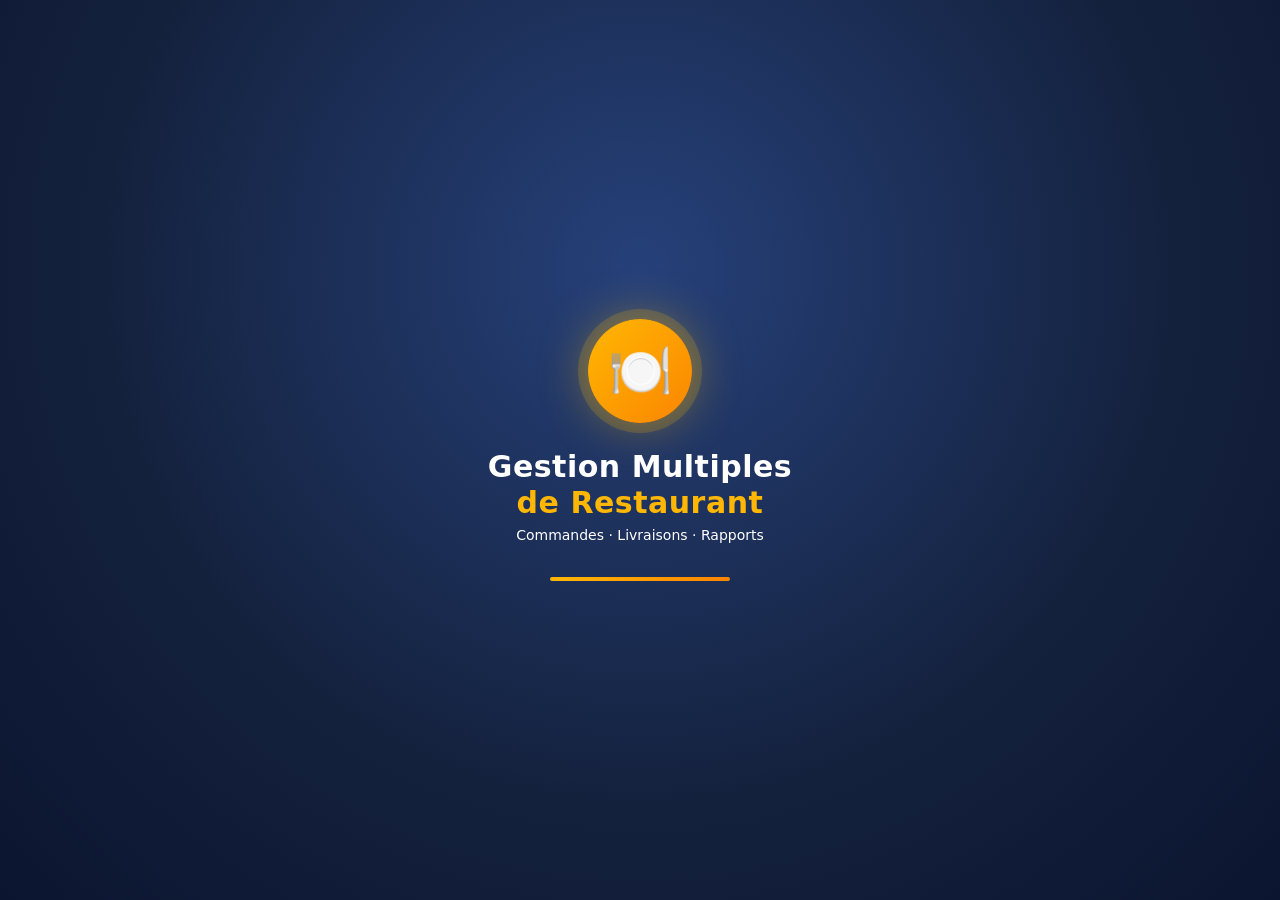
<file: restaurant.html>
<!DOCTYPE html><html lang="fr"><head><meta charset="utf-8"><meta name="viewport" content="width=device-width,initial-scale=1"><link rel="manifest" href="manifest.webmanifest"><meta name="theme-color" content="#14213d"><link rel="icon" type="image/png" href="icon-192.png?v=3"><link rel="apple-touch-icon" href="icon-192.png?v=3"><meta name="mobile-web-app-capable" content="yes"><meta name="apple-mobile-web-app-capable" content="yes"><meta name="apple-mobile-web-app-title" content="RestoGest"><meta property="og:type" content="website">
<meta property="og:locale" content="fr_FR">
<meta property="og:site_name" content="RestoGest">
<meta property="og:title" content="RestoGest - Gestion intelligente du restaurant">
<meta property="og:description" content="Simplifiez la gestion de votre restaurant avec RestoGest : caisse, stocks, menus, commandes en ligne et rapports.">
<meta property="og:url" content="https://ayounbatanko.github.io/Restaurant-gestion-multiples/restaurant.html">
<meta property="og:image" content="https://ayounbatanko.github.io/Restaurant-gestion-multiples/apercu-facebook.jpg">
<meta property="og:image:secure_url" content="https://ayounbatanko.github.io/Restaurant-gestion-multiples/apercu-facebook.jpg">
<meta property="og:image:type" content="image/jpeg">
<meta property="og:image:width" content="1200">
<meta property="og:image:height" content="630">
<meta property="og:image:alt" content="RestoGest, gestion intelligente du restaurant">
<meta name="twitter:card" content="summary_large_image">
<meta name="twitter:title" content="RestoGest - Gestion intelligente du restaurant">
<meta name="twitter:description" content="Simplifiez la gestion de votre restaurant avec RestoGest : caisse, stocks, menus, commandes en ligne et rapports.">
<meta name="twitter:image" content="https://ayounbatanko.github.io/Restaurant-gestion-multiples/apercu-facebook.jpg">
<title>Restaurant</title><style>:root{--bg:#f4f5f9;--card:#fff;--ink:#16213e;--mut:#6a7390;--bd:#e3e6ef;--navy:#14213d;--navy2:#26417a;--gold:#ffb703;--gold2:#fb8500;--ok:#12a36b;--bad:#e5383b;--acc:#fb8500;--kpi:#26417a;--sh:0 6px 22px rgba(20,33,61,.08)}
@media(prefers-color-scheme:dark){:root{--bg:#0d1325;--card:#161f38;--ink:#eef1fb;--mut:#93a0c4;--bd:#27345a;--kpi:#ffc93c;--sh:0 6px 22px rgba(0,0,0,.35)}}
*{box-sizing:border-box}
body{margin:0;font:15px/1.55 "Segoe UI",system-ui,-apple-system,sans-serif;background:var(--bg);color:var(--ink)}
h2,h3{margin:.2em 0 .4em;letter-spacing:-.2px}
#hdr{display:flex;justify-content:space-between;align-items:center;gap:10px;flex-wrap:wrap;padding:12px 20px;background:linear-gradient(120deg,#0f1a33,#26417a);color:#fff;position:sticky;top:0;z-index:5;box-shadow:0 4px 16px rgba(0,0,0,.2)}
#hdr>b{font-size:17px;display:flex;align-items:center;gap:8px}#hdr>b:before{content:"";width:10px;height:10px;border-radius:50%;background:var(--gold);box-shadow:0 0 0 3px rgba(255,183,3,.3)}
#net{font-size:12px;padding:3px 10px;border-radius:99px;background:rgba(18,163,107,.25);color:#7dffc9}#net.off{background:rgba(229,56,59,.3);color:#ffb3b5}
#hdr .lang{display:inline-flex;background:rgba(255,255,255,.12);border-radius:99px;padding:3px;gap:2px}
nav{display:flex;gap:8px;flex-wrap:wrap;padding:12px 18px;background:var(--card);border-bottom:1px solid var(--bd);position:sticky;top:56px;z-index:4;overflow-x:auto}
main{max-width:1000px;margin:0 auto;padding:18px}
.card{background:var(--card);border:1px solid var(--bd);border-radius:16px;padding:16px;margin-bottom:14px;box-shadow:var(--sh)}
.col{display:flex;flex-direction:column;gap:10px}.col>.card{margin-bottom:0}
.col>.card:has(.kpi){border-inline-start:6px solid var(--gold)}
.col>.card:nth-child(2):has(.kpi){border-color:var(--ok)}.col>.card:nth-child(3):has(.kpi){border-color:var(--navy2)}.col>.card:nth-child(4):has(.kpi){border-color:var(--gold2)}
.kpi{font-size:30px;font-weight:800;color:var(--kpi);line-height:1.2}.mut{color:var(--mut);font-size:13px}
.row{display:flex;gap:8px;flex-wrap:wrap;align-items:center}.row>.g{flex:1}
input,select,textarea{font:inherit;padding:10px 12px;border-radius:10px;border:1.5px solid var(--bd);background:var(--card);color:var(--ink);transition:border .15s,box-shadow .15s}
input:focus,select:focus{outline:0;border-color:var(--gold2);box-shadow:0 0 0 3px rgba(251,133,0,.25)}
button{font:inherit;font-weight:700;cursor:pointer;padding:10px 18px;border-radius:12px;border:0;color:#1b1400;background:linear-gradient(135deg,var(--gold),var(--gold2));box-shadow:0 4px 12px rgba(251,133,0,.35);transition:transform .15s,box-shadow .15s,filter .15s}
button:hover{transform:translateY(-2px);filter:brightness(1.05);box-shadow:0 8px 18px rgba(251,133,0,.4)}
button:active{transform:none}button:focus-visible{outline:3px solid var(--navy2);outline-offset:2px}
button:disabled{opacity:.4;cursor:not-allowed;transform:none;box-shadow:none}
button.sec{background:transparent;color:var(--ink);border:1.5px solid var(--bd);box-shadow:none}
button.sec:hover{border-color:var(--navy2);color:var(--navy2);box-shadow:none}
@media(prefers-color-scheme:dark){button.sec:hover{border-color:var(--gold);color:var(--gold)}}
button.bad{background:linear-gradient(135deg,#e5383b,#b1252a);color:#fff;box-shadow:0 4px 12px rgba(229,56,59,.35)}
nav button{background:transparent;color:var(--ink);border:1.5px solid var(--bd);box-shadow:none;padding:8px 16px;white-space:nowrap}
nav button:hover{border-color:var(--navy2);box-shadow:none}
nav button.on{background:linear-gradient(135deg,#14213d,#26417a);color:var(--gold);border-color:transparent;box-shadow:0 4px 12px rgba(20,33,61,.35)}
#hdr .lang button{background:transparent;box-shadow:none;padding:4px 11px;font-size:12px;color:#fff;border-radius:99px}
#hdr .lang button.on{background:var(--gold);color:#1b1400}
#hdr #lo{background:rgba(255,255,255,.14);color:#fff;box-shadow:none;border:1px solid rgba(255,255,255,.4);padding:6px 14px}
.grid{display:grid;grid-template-columns:repeat(auto-fill,minmax(140px,1fr));gap:10px}
.grid button{padding:16px 8px;background:var(--card);color:var(--ink);border:1.5px solid var(--bd);border-radius:14px;box-shadow:none;line-height:1.3}
.grid button b{color:var(--gold2);font-size:15px}.grid button:hover{border-color:var(--gold2);background:rgba(255,183,3,.12);box-shadow:var(--sh)}
table{width:100%;border-collapse:collapse}th{font-size:12px;color:var(--mut);text-transform:none;background:rgba(38,65,122,.07)}
td,th{padding:9px 8px;border-bottom:1px solid var(--bd);text-align:start}tr:hover td{background:rgba(255,183,3,.07)}
.badge{padding:3px 11px;border-radius:99px;background:rgba(255,183,3,.25);color:#8a5a00;font-size:12px;font-weight:700}
.badge[data-s="acceptée"],.badge[data-s="préparée"]{background:rgba(38,65,122,.15);color:var(--navy2)}
.badge[data-s="en route"]{background:rgba(251,133,0,.2);color:#b45f00}
.badge[data-s="terminée"]{background:rgba(18,163,107,.18);color:#0a7a4f}
.badge[data-s="refusée"],.badge[data-s="annulée"]{background:rgba(229,56,59,.15);color:#c1272b}
.logo{width:58px;height:58px;border-radius:14px;object-fit:cover;background:linear-gradient(135deg,var(--gold),var(--gold2))}
.toast{position:fixed;bottom:18px;inset-inline-end:18px;background:var(--navy);color:#fff;padding:13px 18px;border-radius:12px;z-index:20;border-inline-start:5px solid var(--gold);box-shadow:0 10px 30px rgba(0,0,0,.35)}
iframe{width:100%;height:280px;border:0;border-radius:12px}
#receipt{display:none;font:13px monospace;width:72mm}
@media print{body>*{display:none!important}#receipt{display:block!important}.pcard{display:block!important}}
.bizcard{width:340px;border:3px solid var(--gold2);border-radius:18px;padding:22px;text-align:center;margin:20px auto;background:#fff;color:#14213d;box-shadow:var(--sh)}
body.auth{background:radial-gradient(circle at 15% 0,#2f5aa8 0,#14213d 55%) fixed;min-height:100vh}
body.auth #hdr{background:transparent;box-shadow:none;position:static}
body.auth main{padding-top:0}body.auth .card{box-shadow:0 24px 70px rgba(0,0,0,.45);border:0;border-radius:22px;padding:26px}
.brand{font-size:26px;font-weight:800;margin:0}.brand span{color:var(--gold2)}
body.auth #hdr>b{display:none}body.auth #hdr{justify-content:flex-end}
nav{position:static;flex-wrap:nowrap;scrollbar-width:thin}#hdr{position:static}
.gal{display:flex;gap:8px;overflow-x:auto;scroll-snap-type:x mandatory;margin-bottom:10px}.gal.ph{height:90px;align-items:center;justify-content:center;font-size:34px;background:rgba(255,183,3,.15);border-radius:12px}
.gi{position:relative;flex:0 0 auto;scroll-snap-align:start}.gi img{height:150px;max-width:260px;object-fit:cover;border-radius:12px;display:block}
.gi .x{position:absolute;top:6px;inset-inline-end:6px;padding:2px 8px;border-radius:99px;background:rgba(20,33,61,.8);color:#fff;box-shadow:none;font-size:12px}
.cat{display:grid;grid-template-columns:repeat(auto-fill,minmax(250px,1fr));gap:12px}.dish{margin:0}.dish p{margin:6px 0}
.lb{display:inline-block;cursor:pointer;padding:9px 16px;border-radius:12px;border:1.5px solid var(--bd);font-weight:700}.lb:hover{border-color:var(--navy2)}
textarea{width:100%;font:inherit}
.pv{margin:10px 0 0}.pvi{flex:0 0 130px;cursor:pointer;scroll-snap-align:start;font-size:13px}.pvi img,.pvi .ph2{width:130px;height:90px;object-fit:cover;border-radius:12px;display:flex;align-items:center;justify-content:center;font-size:28px;background:rgba(255,183,3,.15)}.pvi b,.pvi span{display:block}.pvi span{color:var(--acc);font-weight:700}
.warn{border-inline-start:6px solid var(--gold);background:rgba(255,183,3,.12)}.okc{border-inline-start:6px solid var(--ok)}
.badge[data-s="pro"]{background:rgba(18,163,107,.18);color:#0a7a4f}.badge[data-s="off"]{background:rgba(229,56,59,.15);color:#c1272b}

/* Home grid navigation for restaurant space */
.home-grid-wrap{max-width:420px;margin:0 auto}
.home-grid{display:grid;grid-template-columns:1fr 1fr;gap:12px}
.home-grid .hg-btn{
  display:flex;flex-direction:column;align-items:center;justify-content:center;gap:10px;
  background:#14213d;color:#fff;border:0;border-radius:16px;padding:22px 12px;
  font-weight:700;font-size:14px;line-height:1.25;text-align:center;
  box-shadow:0 6px 18px rgba(20,33,61,.25);min-height:110px;
  transition:transform .15s,filter .15s,box-shadow .15s
}
.home-grid .hg-btn:hover{transform:translateY(-3px);filter:brightness(1.08);box-shadow:0 10px 24px rgba(20,33,61,.35)}
.home-grid .hg-btn .ico{font-size:28px;line-height:1;filter:drop-shadow(0 2px 4px rgba(0,0,0,.2))}
.home-grid .hg-btn.full{grid-column:1/-1;flex-direction:row;min-height:64px;gap:12px;padding:16px 20px}
.home-grid .hg-btn .badge{background:var(--gold);color:#1b1400;margin-inline-start:4px}
.back-row{margin-bottom:12px}
.back-row button{background:transparent;color:var(--ink);border:1.5px solid var(--bd);box-shadow:none;padding:8px 14px}
.back-row button:hover{border-color:var(--navy2);color:var(--navy2)}
@media(prefers-color-scheme:dark){
  .home-grid .hg-btn{background:#1a2744}
  .back-row button:hover{border-color:var(--gold);color:var(--gold)}
}

nav:empty{display:none;padding:0;border:0;height:0;overflow:hidden}

.back-row{margin-bottom:14px}
.back-btn{
  display:inline-flex;align-items:center;gap:6px;
  background:linear-gradient(135deg,#14213d,#26417a)!important;
  color:#ffb703!important;border:0!important;
  padding:12px 18px!important;border-radius:12px!important;
  font-weight:700!important;box-shadow:0 4px 12px rgba(20,33,61,.35)!important;
}
.back-btn:hover{filter:brightness(1.1);transform:translateY(-1px)}
</style></head><body>
<div id="hdr"></div><nav id="nav"></nav><main id="m"></main><div id="receipt"></div>
<script src="db.js"></script><script src="notif.js"></script>
<script src="chat.js"></script>
<script src="charts.js"></script>
<script src="qr.js"></script>
<script src="rest-report.js"></script>
<script>let SH=window;try{if(window.parent!==window&&window.parent.nav)SH=window.parent}catch(e){}
SH.__m=SH.__m||{l:{},s:{}};
const store={g(w,k){try{const v=(w=='l'?localStorage:sessionStorage).getItem(k);if(v!==null)return v}catch(e){}return SH.__m[w][k]??null},
 s(w,k,v){try{(w=='l'?localStorage:sessionStorage).setItem(k,v)}catch(e){}SH.__m[w][k]=v},clr(){try{sessionStorage.clear()}catch(e){}SH.__m.s={}}};
const K='rm_db',LANGS={fr:'Français',en:'English',ar:'العربية',es:'Español'};
const TL={support:'💬 Support',account:'Paramètres du compte',dash:'Tableau de bord',pos:'Caisse',hist:'Historique des ventes',orders:'Commandes',menu:'Carte / Menu',drivers:'Livreurs',settings:'Réglages',restos:'Restaurants',myorders:'Mes commandes',logout:'Déconnexion'};
const T={en:{account:'Account settings',dash:'Dashboard',pos:'Cash register',hist:'Sales history',orders:'Orders',menu:'Menu',drivers:'Drivers',settings:'Settings',restos:'Restaurants',myorders:'My orders',logout:'Log out'},
es:{account:'Ajustes de la cuenta',dash:'Panel',pos:'Caja',hist:'Historial de ventas',orders:'Pedidos',menu:'Menú',drivers:'Repartidores',settings:'Ajustes',restos:'Restaurantes',myorders:'Mis pedidos',logout:'Salir'},
ar:{account:'إعدادات الحساب',dash:'لوحة القيادة',pos:'الصندوق',hist:'سجل المبيعات',orders:'الطلبات',menu:'القائمة',drivers:'السائقون',settings:'الإعدادات',restos:'المطاعم',myorders:'طلباتي',logout:'خروج'}};
const lang=()=>store.g('l','lang')||'fr',t=k=>(T[lang()]||{})[k]||TL[k]||k;
const TRS="Tableau de bord|Dashboard|Panel|لوحة القيادة\nCaisse|Cash register|Caja|الصندوق\nHistorique des ventes|Sales history|Historial de ventas|سجل المبيعات\nCommandes|Orders|Pedidos|الطلبات\nCarte / Menu|Menu|Menú|القائمة\nLivreurs|Drivers|Repartidores|السائقون\nRéglages|Settings|Ajustes|الإعدادات\nRestaurants|Restaurants|Restaurantes|المطاعم\nMes commandes|My orders|Mis pedidos|طلباتي\nDéconnexion|Log out|Salir|خروج\n● En ligne|● Online|● En línea|● متصل\n● Hors ligne — caisse active|● Offline — register active|● Sin conexión — caja activa|● غير متصل — الصندوق يعمل\nGérez votre restaurant, même sans connexion.|Manage your restaurant, even offline.|Gestiona tu restaurante, incluso sin conexión.|أدر مطعمك حتى بدون اتصال.\nSe connecter|Log in|Iniciar sesión|تسجيل الدخول\nCréer un compte|Create an account|Crear una cuenta|إنشاء حساب\nPremière configuration : compte propriétaire|First setup: owner account|Primera configuración: cuenta de propietario|الإعداد الأول: حساب المالك\nClient|Customer|Cliente|زبون\nRestaurant|Restaurant|Restaurante|مطعم\nCréer le compte|Create account|Crear cuenta|إنشاء الحساب\nCréer le compte propriétaire|Create owner account|Crear cuenta de propietario|إنشاء حساب المالك\nRetour|Back|Volver|رجوع\n← Retour|← Back|← Volver|→ رجوع\nNuméro de téléphone ou nom d'utilisateur|Phone number or username|Número de teléfono o nombre de usuario|رقم الهاتف أو اسم المستخدم\nMot de passe|Password|Contraseña|كلمة المرور\nConfirmez le mot de passe|Confirm password|Confirma la contraseña|أكّد كلمة المرور\nVotre nom|Your name|Tu nombre|اسمك\nNom du restaurant|Restaurant name|Nombre del restaurante|اسم المطعم\nNuméro de téléphone|Phone number|Número de teléfono|رقم الهاتف\nVotre nom de propriétaire|Your owner name|Tu nombre de propietario|اسم المالك\nCréez votre compte propriétaire (une seule fois).|Create your owner account (one time only).|Crea tu cuenta de propietario (una sola vez).|أنشئ حساب المالك (مرة واحدة فقط).\nIdentifiants incorrects.|Incorrect credentials.|Credenciales incorrectas.|بيانات الدخول غير صحيحة.\nTous les champs sont obligatoires.|All fields are required.|Todos los campos son obligatorios.|جميع الحقول مطلوبة.\nLes deux mots de passe ne sont pas identiques.|The two passwords do not match.|Las dos contraseñas no coinciden.|كلمتا المرور غير متطابقتين.\nCe numéro est déjà utilisé.|This number is already used.|Este número ya está en uso.|هذا الرقم مستخدم بالفعل.\nNom et mot de passe obligatoires.|Name and password required.|Nombre y contraseña obligatorios.|الاسم وكلمة المرور مطلوبان.\nDevise par défaut : FCFA (XOF). 1 mois d'essai gratuit.|Default currency: FCFA (XOF). 1 month free trial.|Moneda por defecto: FCFA (XOF). 1 mes de prueba gratuita.|العملة الافتراضية: فرنك CFA (XOF). شهر تجريبي مجاني.\nEspace propriétaire|Owner area|Área del propietario|مساحة المالك\nLien|Link|Enlace|الرابط\nTél.|Phone|Tel.|الهاتف\nStatut|Status|Estado|الحالة\nÉchéance|Due date|Vencimiento|الاستحقاق\nDevise|Currency|Moneda|العملة\nEssai gratuit|Free trial|Prueba gratuita|تجربة مجانية\nAbonné|Subscribed|Suscrito|مشترك\nSuspendu|Suspended|Suspendido|موقوف\nExpiré|Expired|Vencido|منتهي\nEssai terminé|Trial ended|Prueba terminada|انتهت التجربة\n+1 mois payé|+1 month paid|+1 mes pagado|+شهر مدفوع\nSuspendre|Suspend|Suspender|إيقاف\nSupprimer|Delete|Eliminar|حذف\nAucun restaurant inscrit pour l'instant.|No restaurant registered yet.|Ningún restaurante registrado todavía.|لا يوجد مطعم مسجل بعد.\nChiffre d'affaires total|Total revenue|Ingresos totales|إجمالي رقم الأعمال\nAujourd'hui|Today|Hoy|اليوم\nNombre de ventes|Number of sales|Número de ventas|عدد المبيعات\nPanier moyen|Average basket|Cesta media|متوسط السلة\nCA des 7 derniers jours|Revenue, last 7 days|Ingresos, últimos 7 días|رقم الأعمال خلال 7 أيام\nMeilleurs produits|Top products|Mejores productos|أفضل المنتجات\nAucune vente pour l'instant.|No sales yet.|Aún no hay ventas.|لا توجد مبيعات بعد.\nTicket|Receipt|Ticket|التذكرة\n(fonctionne hors connexion)|(works offline)|(funciona sin conexión)|(يعمل بدون اتصال)\nValider la vente et imprimer|Confirm sale and print|Validar venta e imprimir|تأكيد البيع والطباعة\nEspèces|Cash|Efectivo|نقدًا\nCarte|Card|Tarjeta|بطاقة\nAucune vente.|No sales.|Sin ventas.|لا توجد مبيعات.\nN°|No.|N.º|الرقم\nDate|Date|Fecha|التاريخ\nSource|Source|Origen|المصدر\nTotal|Total|Total|المجموع\nRéimprimer|Reprint|Reimprimir|إعادة الطباعة\ncaisse|register|caja|الصندوق\nen ligne|online|en línea|عبر الإنترنت\nAccepter|Accept|Aceptar|قبول\nRefuser|Decline|Rechazar|رفض\nMarquer préparée|Mark as prepared|Marcar como preparado|تحديد كمُجهّز\nLivreur…|Driver…|Repartidor…|السائق…\nAttribuer|Assign|Asignar|تعيين\nAnnulée par le client|Cancelled by the customer|Cancelado por el cliente|ألغاها الزبون\nAucune commande en ligne.|No online orders.|Sin pedidos en línea.|لا توجد طلبات عبر الإنترنت.\nNom du plat|Dish name|Nombre del plato|اسم الطبق\nPrix|Price|Precio|السعر\nAjouter|Add|Añadir|إضافة\nNom|Name|Nombre|الاسم\nTéléphone|Phone|Teléfono|الهاتف\nCréer le compte livreur|Create driver account|Crear cuenta de repartidor|إنشاء حساب سائق\nAucun livreur.|No drivers.|Sin repartidores.|لا يوجد سائقون.\nLogo|Logo|Logo|الشعار\nAdresse|Address|Dirección|العنوان\nLatitude|Latitude|Latitud|خط العرض\nLongitude|Longitude|Longitud|خط الطول\nMa position|My location|Mi ubicación|موقعي\nMoyens de paiement en ligne (séparés par des virgules)|Online payment methods (comma-separated)|Medios de pago en línea (separados por comas)|وسائل الدفع عبر الإنترنت (مفصولة بفواصل)\nEnregistrer|Save|Guardar|حفظ\nCarte de visite|Business card|Tarjeta de visita|بطاقة العمل\nImprimer|Print|Imprimir|طباعة\nRestaurant introuvable.|Restaurant not found.|Restaurante no encontrado.|المطعم غير موجود.\nActivez la localisation pour trier les restaurants par distance.|Enable location to sort restaurants by distance.|Activa la ubicación para ordenar por distancia.|فعّل الموقع لترتيب المطاعم حسب المسافة.\nVoir la carte|View menu|Ver la carta|عرض القائمة\nAucun restaurant disponible pour le moment.|No restaurant available right now.|Ningún restaurante disponible por ahora.|لا يوجد مطعم متاح حاليًا.\nAdresse de livraison|Delivery address|Dirección de entrega|عنوان التوصيل\nPaiement à la livraison|Pay on delivery|Pago contra entrega|الدفع عند التسليم\nCommander|Order|Pedir|اطلب\nAnnuler la commande|Cancel order|Cancelar pedido|إلغاء الطلب\nReçu PDF|PDF receipt|Recibo PDF|إيصال PDF\nAucune commande.|No orders.|Sin pedidos.|لا توجد طلبات.\nLivreur|Driver|Repartidor|السائق\nDémarrer la livraison|Start delivery|Iniciar entrega|بدء التوصيل\nLivraison terminée|Delivery completed|Entrega completada|اكتمل التوصيل\nEn préparation…|Being prepared…|En preparación…|قيد التحضير…\nAucune commande attribuée.|No assigned orders.|Sin pedidos asignados.|لا توجد طلبات معيّنة.\nen attente|pending|pendiente|قيد الانتظار\nacceptée|accepted|aceptado|مقبول\npréparée|prepared|preparado|مجهّز\nen route|on the way|en camino|في الطريق\nterminée|completed|completado|مكتمل\nrefusée|declined|rechazado|مرفوض\nannulée|cancelled|cancelado|ملغى\nCréer un compte pour votre restaurant|Create an account for your restaurant|Crea una cuenta para tu restaurante|أنشئ حسابًا لمطعمك\nCatalogue des plats|Dish catalogue|Catálogo de platos|كتالوج الأطباق\nNouveau plat|New dish|Nuevo plato|طبق جديد\nIngrédients et description|Ingredients and description|Ingredientes y descripción|المكونات والوصف\nPhotos du plat (une ou plusieurs)|Dish photos (one or more)|Fotos del plato (una o varias)|صور الطبق (واحدة أو أكثر)\nAjouter des photos|Add photos|Añadir fotos|إضافة صور\nModifier|Edit|Editar|تعديل\nAucun plat dans le catalogue.|No dishes in the catalogue.|Ningún plato en el catálogo.|لا توجد أطباق في الكتالوج.\nActiver Pro (+1 mois)|Activate Pro (+1 month)|Activar Pro (+1 mes)|تفعيل برو (+شهر)\nDésactiver le compte|Deactivate account|Desactivar la cuenta|تعطيل الحساب\nCompte désactivé|Account deactivated|Cuenta desactivada|الحساب معطّل\nPro actif|Pro active|Pro activo|برو مفعّل\nPro expiré|Pro expired|Pro vencido|انتهى برو\nDemande Pro|Pro request|Solicitud Pro|طلب برو\nActiver l'option Pro|Activate the Pro option|Activar la opción Pro|تفعيل خيار برو\nDemander l'activation Pro|Request Pro activation|Solicitar activación Pro|طلب تفعيل برو\nOption Pro|Pro option|Opción Pro|خيار برو\nVoir toute la carte|View full menu|Ver toda la carta|عرض القائمة كاملة\nRestaurants les plus proches de vous|Restaurants closest to you|Restaurantes más cercanos|أقرب المطاعم إليك\nMes tâches de livraison|My delivery tasks|Mis entregas|مهام التوصيل\nLivraisons terminées|Completed deliveries|Entregas completadas|التوصيلات المكتملة\nAucune tâche pour le moment.|No tasks right now.|Sin tareas por ahora.|لا توجد مهام حاليًا.\nCatalogue bientôt disponible.|Catalogue coming soon.|Catálogo próximamente.|الكتالوج قريبًا.";
const TR={};TRS.split('\n').forEach(l=>{const[a,...r]=l.split('|');['en','es','ar'].forEach((k,i)=>{(TR[k]=TR[k]||{})[a]=r[i]})});
function trs(s){const L=TR[lang()];if(!L)return s;const m=s.match(/^(\s*)([\s\S]*?)(\s*)$/),c=m[2];if(L[c])return m[1]+L[c]+m[3];const i=c.search(/ [:—] /);if(i>0&&L[c.slice(0,i)])return m[1]+L[c.slice(0,i)]+c.slice(i)+m[3];return s}
function trDom(root){if(lang()=='fr')return;const w=document.createTreeWalker(root,NodeFilter.SHOW_TEXT);let n;while(n=w.nextNode()){if(n.parentNode.tagName=='SCRIPT')continue;const v=trs(n.nodeValue);if(v!==n.nodeValue)n.nodeValue=v}
 root.querySelectorAll('[placeholder]').forEach(e=>{const v=trs(e.getAttribute('placeholder'));if(v!==e.getAttribute('placeholder'))e.setAttribute('placeholder',v)})}
let _obs=null;function startTr(){if(_obs||lang()=='fr')return;const o=()=>_obs.observe(document.body,{childList:true,subtree:true,characterData:true});_obs=new MutationObserver(()=>{_obs.disconnect();trDom(document.body);o()});o();trDom(document.body)}
const D=window.RGDB;
const uid=()=>Math.random().toString(36).slice(2,9);
const esc=s=>String(s??'').replace(/[&<>"']/g,c=>({'&':'&amp;','<':'&lt;','>':'&gt;','"':'&quot;',"'":'&#39;'}[c]));
const me=()=>{const i=store.g('s','uid');const u=i&&D.get().users.find(u=>u.id==i);return u&&!u.disabled?u:undefined};
const inShell=SH!==window;
const navTo=u=>inShell?parent.nav(u):(location=u.replace(/\.html$/,'')+'.html');
const cardUrl=s=>inShell?'#card/'+s:'card.html?r='+s;
const cardSlug=()=>inShell?SH.location.hash.split('/')[1]:new URLSearchParams(location.search).get('r');
const OWNER_ACCOUNT_NAME='Ayouba Tanko';
const isOwnerAccount=u=>!!u&&String(u.name||'').trim().toLocaleLowerCase('fr')===OWNER_ACCOUNT_NAME.toLocaleLowerCase('fr');
function guard(role){const u=me();const allowed=role==='owner'?(u&&(u.role==='owner'||(u.role==='restaurant'&&isOwnerAccount(u)))):(u&&u.role===role);if(!allowed){navTo('index');return null}return u}
function logout(){store.clr();navTo('index')}
function changeMyPassword(oldId,newId,cfId){
  const oldEl=document.getElementById(oldId||'oldpw'),nwEl=document.getElementById(newId||'newpw'),cfEl=document.getElementById(cfId||'cfpw');
  if(!oldEl||!nwEl||!cfEl)return;
  const old=oldEl.value,nw=nwEl.value,cf=cfEl.value;
  const u=me();if(!u)return alert('Session expirée. Reconnectez-vous.');
  if(u.pass!==old)return alert('Mot de passe actuel incorrect.');
  if(nw.length<6)return alert('Le nouveau mot de passe doit contenir au moins 6 caractères.');
  if(nw!==cf)return alert('Les deux nouveaux mots de passe ne correspondent pas.');
  if(nw===old)return alert('Choisissez un mot de passe différent de l\'actuel.');
  const d=D.get(),uu=d.users.find(x=>x.id===u.id);if(!uu)return alert('Compte introuvable.');
  uu.pass=nw;D.save(d);
  // garder la session cohérente
  oldEl.value=nwEl.value=cfEl.value='';
  showOperationSuccess('Modification du mot de passe',()=>{tab='settings';setSub='acc';render()});
}
async function hashSecurityAnswer(v){const s=String(v||'').trim().toLocaleLowerCase('fr');if(!s)return '';if(window.crypto&&crypto.subtle){const b=await crypto.subtle.digest('SHA-256',new TextEncoder().encode(s));return Array.from(new Uint8Array(b)).map(x=>x.toString(16).padStart(2,'0')).join('')}return btoa(unescape(encodeURIComponent(s)))}
async function saveSecurityAnswer(){const a=document.getElementById('securitySetup')?.value||'';if(a.trim().length<2)return alert('Saisissez une réponse secrète de 2 caractères minimum.');const u=me(),d=D.get(),x=d.users.find(z=>z.id===u.id);if(!x)return alert('Compte introuvable.');x.securityAnswerHash=await hashSecurityAnswer(a);D.save(d);document.getElementById('securitySetup').value='';showOperationSuccess('Enregistrement de la réponse de sécurité',()=>{tab='settings';setSub='acc';render()})}
function passwordCard(){
  return `<div class="card col"><h3 style="margin:0">🔐 Changer mon mot de passe</h3>
  <p class="mut">Vous pouvez modifier votre mot de passe à tout moment.</p>
  <input id="oldpw" type="password" placeholder="Mot de passe actuel" autocomplete="current-password">
  <input id="newpw" type="password" placeholder="Nouveau mot de passe (6 caractères minimum)" autocomplete="new-password">
  <input id="cfpw" type="password" placeholder="Confirmer le nouveau mot de passe" autocomplete="new-password">
  <button type="button" onclick="changeMyPassword()">Enregistrer le nouveau mot de passe</button></div>
  <div class="card col"><h3 style="margin:0">🛡️ Récupération du compte</h3><p class="mut">Définissez votre réponse secrète à la question : « Quelle est votre nom ? »</p><input id="securitySetup" type="text" placeholder="Votre réponse secrète" autocomplete="off"><button type="button" onclick="saveSecurityAnswer()">Enregistrer ma réponse secrète</button></div>`;
}

const slugify=s=>s.toLowerCase().normalize('NFD').replace(/[\u0300-\u036f]/g,'').replace(/[^a-z0-9]+/g,'-').replace(/^-|-$/g,'');
const money=(v,c)=>{if(!c||c=='XOF'||c=='XAF')return new Intl.NumberFormat(lang(),{maximumFractionDigits:0}).format(v)+' FCFA';try{return new Intl.NumberFormat(lang(),{style:'currency',currency:c||'XOF'}).format(v)}catch(e){return v+' '+c}};
const currencies=()=>Intl.supportedValuesOf?Intl.supportedValuesOf('currency'):['EUR','USD','XOF','MAD','DZD','TND','GBP'];
const fdate=ts=>new Date(ts).toLocaleString(lang());
const km=(a,b)=>{const R=6371,r=x=>x*Math.PI/180,dl=r(b[0]-a[0]),dn=r(b[1]-a[1]);const h=Math.sin(dl/2)**2+Math.cos(r(a[0]))*Math.cos(r(b[0]))*Math.sin(dn/2)**2;return 2*R*Math.asin(Math.sqrt(h))};
function setLang(k){store.s('l','lang',k);inShell?parent.nav(parent.cur):location.reload()}
function hdr(title){document.getElementById('hdr').innerHTML=`<b>${esc(title)}</b><span class="row"><span id="net"></span><span class="lang">${Object.entries(LANGS).map(([k,v])=>`<button title="${v}" class="${k==lang()?'on':''}" onclick="setLang('${k}')">${k.toUpperCase()}</button>`).join('')}</span><button id="lo" onclick="logout()">${t('logout')}</button></span>`;document.documentElement.dir=lang()=='ar'?'rtl':'ltr';const nt=()=>{const e=document.getElementById('net');if(e){e.textContent=navigator.onLine?'● En ligne':'● Hors ligne — caisse active';e.className=navigator.onLine?'':'off'}};nt();addEventListener('online',nt);addEventListener('offline',nt);startTr()}
function toast(m){const e=document.createElement('div');e.className='toast';e.textContent=m;document.body.appendChild(e);setTimeout(()=>e.remove(),4500);try{const c=new AudioContext(),o=c.createOscillator();o.connect(c.destination);o.frequency.value=880;o.start();setTimeout(()=>o.stop(),180)}catch(e){}}
function showOperationSuccess(operation,backAction){const old=document.getElementById('rg-operation-success');if(old)old.remove();const box=document.createElement('div');box.id='rg-operation-success';box.style.cssText='position:fixed;inset:0;z-index:99999;background:rgba(0,0,0,.58);display:grid;place-items:center;padding:18px';box.innerHTML=`<div role="dialog" aria-modal="true" style="width:min(440px,100%);background:var(--card,#fff);color:var(--txt,#222);border-radius:18px;padding:24px;box-shadow:0 18px 60px #0005;text-align:center"><div style="font-size:42px">✅</div><h2 style="margin:8px 0">Opération effectuée avec succès</h2><p style="font-weight:700;margin:8px 0 20px">${esc(operation)}</p><button id="rg-operation-back" type="button" style="width:100%">← Retourner en arrière</button></div>`;document.body.appendChild(box);document.getElementById('rg-operation-back').onclick=()=>{box.remove();if(typeof backAction==='function')backAction()}}
function setOrder(id,patch){const d=D.get(),o=d.orders.find(o=>o.id==id);Object.assign(o,patch);
 if(patch.status=='terminée'){d.rests.find(r=>r.id==o.restId).sales.push({id:uid(),date:Date.now(),items:o.items,total:o.total,src:'en ligne'})}D.save(d)}
function receipt(r,x,title){const items=x.items.map(i=>`<tr><td>${esc(i.n)} ×${i.q}</td><td style="text-align:end">${money(i.p*i.q,r.currency)}</td></tr>`).join('');
 return `<div style="text-align:center">${r.logo?`<img src="${r.logo}" style="width:60px"><br>`:''}<b>${esc(r.name)}</b><br>${esc(r.address||'')}<br>${esc(r.phone||'')}<hr>${title||'Reçu'} #${esc(x.id)}<br>${fdate(x.date||x.created)}</div><table>${items}</table>${x.deliveryFee?`<div>Livraison (${x.distKm} km) : ${money(x.deliveryFee,r.currency)}</div>`:''}<hr><b>TOTAL : ${money(x.total,r.currency)}</b><br>${esc(x.pay||'')}<p style="text-align:center">Merci !</p>`}
function printHTML(h){document.getElementById('receipt').innerHTML=h;setTimeout(()=>window.print(),150)}
function barChart(data,cur){const m=Math.max(1,...data.map(d=>d.v)),w=300/data.length;
 return `<svg viewBox="0 0 300 140" width="100%">${data.map((d,i)=>{const h=d.v/m*90;return `<rect x="${i*w+6}" y="${110-h}" width="${w-12}" height="${h}" fill="var(--acc)" rx="3"/><text x="${i*w+w/2}" y="${105-h}" font-size="7" text-anchor="middle" fill="currentColor">${Math.round(d.v)}</text><text x="${i*w+w/2}" y="124" font-size="7" text-anchor="middle" fill="currentColor">${esc(d.l)}</text>`}).join('')}</svg>`}

const curOptions=sel=>['XOF',...currencies().filter(c=>c!='XOF')].map(c=>`<option value="${c}" ${c==(sel||'XOF')?'selected':''}>${c=='XOF'?'FCFA (XOF)':c=='XAF'?'FCFA (XAF)':c}</option>`).join('');
const readImg=f=>new Promise(res=>{const fr=new FileReader();fr.onload=()=>{const im=new Image();im.onload=()=>{const k=Math.min(1,640/Math.max(im.width,im.height)),c=document.createElement('canvas');c.width=Math.round(im.width*k);c.height=Math.round(im.height*k);c.getContext('2d').drawImage(im,0,0,c.width,c.height);res(c.toDataURL('image/jpeg',.72))};im.onerror=()=>res(fr.result);im.src=fr.result};fr.readAsDataURL(f)});
const gal=(imgs,i)=>imgs&&imgs.length?'<div class="gal">'+imgs.map((s,k)=>`<span class="gi"><img src="${s}" alt="">${i!=null?`<button class="x" onclick="delImg(${i},${k})">✕</button>`:''}</span>`).join('')+'</div>':'<div class="gal ph">🍽️</div>';

function subInfo(r){const n=Date.now(),dl=e=>Math.max(0,Math.ceil((e-n)/864e5));
 if(r.sub=='suspended')return{ok:false,state:'off',label:'Compte désactivé',end:r.subEnd||r.trialEnd,days:-1};
 if(r.sub=='active')return r.subEnd>n?{ok:true,state:'pro',label:'Pro actif',end:r.subEnd,days:dl(r.subEnd)}:{ok:false,state:'off',label:'Pro expiré',end:r.subEnd,days:-1};
 return r.trialEnd>n?{ok:true,state:'trial',label:'Essai gratuit',end:r.trialEnd,days:dl(r.trialEnd)}:{ok:false,state:'off',label:'Essai terminé',end:r.trialEnd,days:-1}}
function notify(t,b){toast(t+(b?' — '+b:''));try{if(window.Notification&&Notification.permission=='granted')new Notification(t,{body:b||''})}catch(e){}}
document.addEventListener('click',()=>{try{window.Notification&&Notification.permission=='default'&&Notification.requestPermission()}catch(e){}},{once:true});
</script><script>
const U=guard('restaurant');U&&RGChat.watch(U.id);var setSub='rest';let tab=null,cart=[],seen=null;
const R=()=>D.get().rests.find(r=>r.id==U.restId);
const upd=f=>{const d=D.get();f(d.rests.find(r=>r.id==U.restId),d);D.save(d)};
const day=ts=>new Date(ts).toISOString().slice(0,10);
const tabs=['sub','dash','hotel','pos','orders','menu','hist','report','drivers','support','settings'];
const tabMeta={
 sub:{label:'Abonnement Pro',ico:'⭐'},
 dash:{label:'Tableau de bord',ico:'⊞'},
 hotel:{label:'Gestion hôtelière',ico:'🏨'},
 pos:{label:'Caisse',ico:'🧮'},
 orders:{label:'Commandes en ligne',ico:'🛒'},
 menu:{label:'Menu',ico:'🍴'},
 hist:{label:'Historique des ventes',ico:'🕐'},
 drivers:{label:'Gestion des livreurs',ico:'🚚'},
 report:{label:'Rapport du chiffre d\'affaires',ico:'📈'},
 support:{label:'Support (écrire à l\'administrateur)',ico:'💬'},
 hotel:{label:'Module hôtel',ico:'🏨'},
 settings:{label:'Paramètres et réglages',ico:'⚙️'}
};
function isHotelAccount(){const r=R();return !!(r&&(r.businessType==='hotel'||(r.hotel&&r.hotel.enabled)))}
function homeGrid(){const pend=D.get().orders.filter(o=>o.restId==U.restId&&o.status=='en attente').length;
 const order=[ 'sub','dash',...(isHotelAccount()?['hotel']:[]),'pos','orders','menu','hist','report','drivers','support','settings'];
 const btns=order.map(k=>{const m=tabMeta[k];const badge=(k=='orders'&&pend)?` <span class="badge">${pend}</span>`:'';
  const cls=(k==='settings'||k==='sub')?'hg-btn full':'hg-btn';
  return `<button class="${cls}" onclick="tab='${k}';render()"><span class="ico">${m.ico}</span><span>${m.label}${badge}</span></button>`}).join('');
 return `<div class="home-grid-wrap"><div class="card"><h2 style="margin:0 0 14px;text-align:center">RestoGest</h2><div class="home-grid">${btns}</div></div></div>`}
function proUI(r,s){
 const e=s.end?new Date(s.end).toLocaleDateString():'';
 // Formulaire de paiement reçu du propriétaire
 if(r.proForm&&r.proForm.sentAt&&!(r.proPayment&&r.proPayment.status==='confirmed')&&!(s.state==='pro'&&s.ok)){
  if(r.proPayment&&r.proPayment.status==='submitted'){
   return `<div class="card warn"><b>⏳ Paiement envoyé — en attente de validation</b>
    <p>Vous avez déclaré un paiement le ${new Date(r.proPayment.submittedAt).toLocaleString()}.<br>
    Mode : <b>${esc(r.proPayment.methodName)}</b> · Réf. : <b>${esc(r.proPayment.reference)}</b></p>
    <p class="mut">Le propriétaire vérifie la réception, puis active votre abonnement Pro.</p></div>`;
  }
  const f=r.proForm;
  const live=((D.get().ownerPay||{}).methods||[]),ms=live.length?live:(f.methods||[]);
  const opts=ms.map(m=>`<option value="${m.id}">${esc(m.name)}</option>`).join('');
  const details=ms.map(m=>`<div class="row" style="justify-content:space-between;gap:8px;align-items:center;padding:8px 10px;border:1px solid var(--bd,#e3e6ef);border-radius:12px"><span class="mut" style="min-width:0;word-break:break-all"><b>${esc(m.name)}</b><br><span style="font-size:16px;color:inherit;font-weight:700">${esc(m.details||'Suivez les instructions du propriétaire')}</span></span>${m.details?`<button type="button" class="sec" data-copy="${esc(m.details)}" onclick="copyTxt(this)">📋 Copier</button>`:''}</div>`).join('');
  return `<div class="card col" style="border-inline-start:6px solid var(--gold)">
   <h3 style="margin:0">💳 Formulaire de paiement Pro</h3>
   <p>Montant : <b>${money(f.amount,f.currency)}</b> pour <b>${f.months} mois</b></p>
   ${f.note?`<p class="mut">${esc(f.note)}</p>`:''}
   <p class="mut">Choisissez un mode, effectuez le paiement, puis indiquez la référence de transaction.</p>
   <div>${details||'<p class="mut">Aucun détail de paiement.</p>'}</div>
   <label>Mode de paiement<select id="payMethod">${opts}</select></label>
   <input id="payRef" placeholder="N° de transaction / référence de paiement">
   <input id="payNote" placeholder="Note (optionnel)">
   <button type="button" onclick="submitProPay()">Valider mon paiement</button>
  </div>`;
 }
 if(s.state=='pro'&&s.ok)return `<div class="card okc"><b>Pro actif</b> : jusqu'au ${e} (${s.days} j)</div>`;
 if(s.state=='trial'){
  let extra='';
  if(r.proRequest&&!(r.proForm&&r.proForm.sentAt)){
   extra=`<p class="mut">Demande envoyée pour <b>${r.proPlanMonths||'?'} mois</b> — en attente du formulaire de paiement du propriétaire.</p>`;
  } else if(!(r.proForm&&r.proForm.sentAt)){
   extra=planPickerHtml(r);
  }
  return `<div class="card warn"><div>🎁 <b>Essai gratuit</b> : ${s.days} jour(s) restant(s), jusqu'au ${e}. Ensuite, l'option Pro est obligatoire.</div></div>${extra}`;
 }
 // expiré / off
 if(r.proRequest&&!(r.proForm&&r.proForm.sentAt)){
  return `<div class="card"><h3>🔒 ${esc(s.label)}</h3><p class="mut">Demande envoyée pour <b>${r.proPlanMonths||'?'} mois</b> — en attente du formulaire de paiement.</p></div>`;
 }
 if(!(r.proForm&&r.proForm.sentAt)){
  return `<div class="card"><h3>🔒 ${esc(s.label)}</h3><p>Activez l'option Pro pour retrouver l'accès complet.</p></div>${planPickerHtml(r)}`;
 }
 return `<div class="card"><h3>🔒 ${esc(s.label)}</h3></div>`;
}
function banner(r,s){const go=` <a href="#" onclick="tab='sub';render();return false">Abonnement Pro →</a>`;
 if(s.state=='trial')return `<div class="card warn">🎁 <b>Essai gratuit</b> : ${s.days} jour(s) restant(s).${go}</div>`;
 if(s.state=='pro'&&s.ok)return `<div class="card okc"><b>Pro actif</b> : ${s.days} jour(s) restant(s).</div>`;
 return ''}
function render(){const r=R(),s=subInfo(r);if(tab==='hotel'&&!isHotelAccount())tab=null;
 const title=tab&&tabMeta[tab]?tabMeta[tab].label:r.name;
 hdr(title);nav.innerHTML='';
 // Bouton retour dans l'en-tête quand on est dans une section
 if(tab){
  const lo=document.getElementById('lo');
  if(lo){
   const b=document.createElement('button');
   b.id='btnBack';b.textContent='← Retour';b.className='';
   b.style.cssText='background:rgba(255,255,255,.14);color:#fff;border:1px solid rgba(255,255,255,.4);padding:6px 14px;box-shadow:none;margin-inline-end:6px';
   b.onclick=()=>{tab=null;render()};
   lo.parentNode.insertBefore(b,lo);
  }
 }
 if(!s.ok){m.innerHTML=tab==='account'?passwordCard():tab==='support'?RGChat.userView(U):proUI(r,s)+`<div class="row" style="gap:8px"><button type="button" class="sec" onclick="tab='support';render()">💬 Support</button><button type="button" class="sec" onclick="tab='account';render()">🔑 Paramètres du compte</button></div>`;return}
 if(!tab){m.innerHTML=banner(r,s)+homeGrid();return}
 const back=`<div class="back-row"><button type="button" class="back-btn" onclick="tab=null;render()">← Retour à l'accueil</button></div>`;
 m.innerHTML=back+(V[tab])(r)}
function getOwnerPlans(){
 const d=D.get();const op=d.ownerPay||{};
 const cur=op.defaultCurrency||'XOF';
 const plans=op.plans||{1:10000,3:27000,6:50000,12:90000};
 return {cur,plans};
}
function planPickerHtml(r){
 const {cur,plans}=getOwnerPlans();
 const opts=[1,3,6,12].map(m=>{
  const price=plans[m]||0;
  const checked=m===1?'checked':'';
  return `<label class="card" style="margin:0;cursor:pointer;display:flex;gap:10px;align-items:center">
   <input type="radio" name="proPlan" value="${m}" ${checked} style="width:18px;height:18px">
   <span><b>${m} mois</b><br><span style="color:var(--acc);font-weight:800">${money(price,cur)}</span></span>
  </label>`;
 }).join('');
 return `<div class="card col" style="border-inline-start:6px solid var(--gold)">
  <h3 style="margin:0">⭐ Choisir mon abonnement Pro</h3>
  <p class="mut">Sélectionnez la durée, puis envoyez la demande au propriétaire. Il vous enverra ensuite le formulaire de paiement.</p>
  <div class="col" style="gap:8px">${opts}</div>
  <button type="button" onclick="reqPro()">Envoyer ma demande d'abonnement</button>
 </div>`;
}
function reqPro(){
 const sel=document.querySelector('input[name="proPlan"]:checked');
 const months=sel?+sel.value:1;
 if(![1,3,6,12].includes(months))return alert('Choisissez une durée d\'abonnement (1, 3, 6 ou 12 mois).');
 upd(r=>{r.proRequest=Date.now();r.proPlanMonths=months;r.proPayment=null;r.proForm=null});
 toast('Demande Pro envoyée : '+months+' mois');render();
}
function copyTxt(b){const t=b.getAttribute('data-copy')||'';const ok=()=>{const x=b.textContent;b.textContent='✅ Copié';setTimeout(()=>b.textContent=x,1500)};
 const fb=()=>{const a=document.createElement('textarea');a.value=t;a.style.cssText='position:fixed;opacity:0';document.body.appendChild(a);a.select();try{document.execCommand('copy');ok()}catch(e){prompt('Copiez ce numéro :',t)}a.remove()};
 if(navigator.clipboard&&window.isSecureContext)navigator.clipboard.writeText(t).then(ok,fb);else fb()}
function submitProPay(){
 const r=R();if(!r||!r.proForm)return;
 const sel=document.getElementById('payMethod');
 const ref=(document.getElementById('payRef')?.value||'').trim();
 const note=(document.getElementById('payNote')?.value||'').trim();
 if(!sel||!sel.value)return alert('Choisissez un mode de paiement.');
 if(!ref)return alert('Indiquez le numéro de transaction ou la référence de paiement.');
 const method=((D.get().ownerPay||{}).methods||r.proForm.methods||[]).find(m=>m.id===sel.value)||(r.proForm.methods||[]).find(m=>m.id===sel.value)||{id:sel.value,name:sel.options[sel.selectedIndex].text};
 upd(x=>{x.proPayment={status:'submitted',methodId:method.id,methodName:method.name,reference:ref,note,submittedAt:Date.now()}});
 toast('Paiement transmis au propriétaire');render();
}
const V={
hotel(r){const h=r.hotel||{};const os=D.get().orders.filter(o=>o.restId===r.id);const active=os.filter(o=>!['terminée','refusée','annulée'].includes(o.status));const today=os.filter(o=>day(o.created)===day(Date.now()));const services=h.services||['Restaurant','Service en chambre','À emporter'];
 return `<div class="col"><div class="card"><h3>🏨 Espace hôtel partenaire</h3><p class="mut">Configurez le service de restauration de votre établissement : restaurant, service en chambre et événements.</p><div class="grid"><div class="card"><b>${active.length}</b><div class="mut">Commandes en cours</div></div><div class="card"><b>${today.length}</b><div class="mut">Commandes aujourd’hui</div></div><div class="card"><b>${services.length}</b><div class="mut">Services activés</div></div></div></div>
 <div class="card col"><h3>Informations de l’hôtel</h3><label>Nom de l’hôtel<input id="hn" value="${esc(h.name||r.name)}"></label><label>Catégorie<select id="hc"><option ${h.category==='Hôtel'?'selected':''}>Hôtel</option><option ${h.category==='Résidence hôtelière'?'selected':''}>Résidence hôtelière</option><option ${h.category==='Auberge'?'selected':''}>Auberge</option><option ${h.category==='Complexe touristique'?'selected':''}>Complexe touristique</option></select></label><label>Responsable restauration<input id="hm" value="${esc(h.manager||'')}" placeholder="Nom du responsable"></label><label>Nombre de chambres<input id="hr" type="number" min="0" value="${h.rooms||''}" placeholder="Ex. 40"></label></div>
 <div class="card col"><h3>Services de restauration</h3>${['Restaurant','Service en chambre','Petit-déjeuner','Bar / Café','Banquets et séminaires','À emporter'].map((x,i)=>`<label style="display:flex;gap:10px;align-items:center"><input type="checkbox" class="hotel-service" value="${x}" ${(services.includes(x)?'checked':'')}> ${x}</label>`).join('')}<label>Plage horaire du service<input id="ht" value="${esc(h.hours||'07:00 - 23:00')}" placeholder="07:00 - 23:00"></label><label>Instructions affichées à l’équipe<textarea id="hi" rows="3" placeholder="Ex. appeler la réception avant livraison en chambre">${esc(h.instructions||'')}</textarea></label><button onclick="saveHotel()">💾 Enregistrer les paramètres hôtel</button></div>
 <div class="card"><h3>Commandes de l’hôtel</h3><p class="mut">Les commandes reçues dans RestoGest restent centralisées dans l’onglet Commandes. Les commandes de service en chambre sont identifiées par le numéro de chambre et le type de service.</p><button onclick="tab='orders';render()">Voir les commandes</button></div></div>`},
 dash(r){const S=r.sales,c=r.currency,td=day(Date.now()),sum=a=>a.reduce((x,s)=>x+s.total,0);
 const days=[...Array(7)].map((_,i)=>{const t=Date.now()-(6-i)*864e5;return{l:day(t).slice(5),v:sum(S.filter(s=>day(s.date)==day(t)))}});
 const it={};S.forEach(s=>s.items.forEach(i=>it[i.n]=(it[i.n]||0)+i.p*i.q));
 const top=Object.entries(it).sort((a,b)=>b[1]-a[1]).slice(0,6).map(([l,v])=>({l:l.slice(0,8),v}));
 return `<div class="col"><div class="card"><div class="mut">Chiffre d'affaires total</div><div class="kpi">${money(sum(S),c)}</div></div>
 <div class="card"><div class="mut">Aujourd'hui</div><div class="kpi">${money(sum(S.filter(s=>day(s.date)==td)),c)}</div></div>
 <div class="card"><div class="mut">Nombre de ventes</div><div class="kpi">${S.length}</div></div>
 <div class="card"><div class="mut">Panier moyen</div><div class="kpi">${money(S.length?sum(S)/S.length:0,c)}</div></div>
 <div class="card"><b>CA des 7 derniers jours</b>${barChart(days)}</div>
 <div class="card"><b>Meilleurs produits</b>${top.length?barChart(top):'<p class="mut">Aucune vente pour l\'instant.</p>'}</div></div>`},
pos(r){const tot=cart.reduce((a,i)=>a+i.p*i.q,0);
 return `<div class="row" style="align-items:flex-start"><div class="g card"><div class="grid">${r.menu.map((p,i)=>`<button onclick="addC(${i})">${esc(p.n)}<br><b>${p.imgs&&p.imgs[0]?`<img src="${p.imgs[0]}" style="width:100%;height:70px;object-fit:cover;border-radius:8px"><br>`:''}${money(p.p,r.currency)}</b></button>`).join('')||'<p class="mut">Ajoutez des plats dans « Carte / Menu ».</p>'}</div></div>
 <div class="card" style="min-width:260px"><b>Ticket</b> <span class="mut">(fonctionne hors connexion)</span><table>${cart.map((i,k)=>`<tr><td>${esc(i.n)} ×${i.q}</td><td>${money(i.p*i.q,r.currency)}</td><td><button class="sec" onclick="cart.splice(${k},1);render()">✕</button></td></tr>`).join('')}</table>
 <p class="kpi">${money(tot,r.currency)}</p><select id="pm"><option>Espèces</option><option>Carte</option>${r.pay.map(p=>`<option>${esc(p)}</option>`).join('')}</select>
 <button onclick="sell()" ${cart.length?'':'disabled'}>Valider la vente et imprimer</button></div></div>`},
hist(r){return `<div class="card" style="overflow:auto"><table><tr><th>N°</th><th>Date</th><th>Source</th><th>Total</th><th></th></tr>${[...r.sales].reverse().map(s=>`<tr><td>${s.id}</td><td>${fdate(s.date)}</td><td>${s.src||'caisse'}</td><td>${money(s.total,r.currency)}</td><td><button class="sec" onclick="reprint('${s.id}')">Réimprimer</button></td></tr>`).join('')||'<tr><td class="mut">Aucune vente.</td></tr>'}</table></div>`},
orders(r){const d=D.get(),os=d.orders.filter(o=>o.restId==r.id).reverse(),drv=d.users.filter(u=>u.restId==r.id&&u.role=='driver');
 return os.map(o=>`<div class="card"><div class="row"><b>#${o.id}</b> <span class="badge" data-s="${o.status}">${o.status}</span> <span class="mut">${fdate(o.created)} — ${esc(o.clientName)} ${esc(o.clientPhone)}</span></div>
 <div>${o.items.map(i=>`${esc(i.n)} ×${i.q}`).join(', ')} — <b>${money(o.total,r.currency)}</b> (${esc(o.pay)})</div>${o.deliveryFee?`<div class="mut">🛵 Livraison incluse : ${money(o.deliveryFee,r.currency)} (${o.distKm} km × ${money(o.kmPrice,r.currency)}/km)</div>`:''}
 <div class="mut">${o.serviceType?`<div><b>🏨 ${esc(o.serviceType)}</b></div>`:''}${o.buildingNumber?`<div><b>Bâtiment :</b> ${esc(o.buildingNumber)}</div>`:''}${o.roomNumber?`<div><b>Chambre :</b> ${esc(o.roomNumber)}</div>`:''}${o.deliveryMode==='outside'?'<div><b>Livraison extérieure</b></div>':''}${esc(o.addr||'')}</div>
 ${o.cLat!=null&&o.cLng!=null?`<div class="row"><span class="mut">📍 GPS client : ${o.cLat.toFixed(5)}, ${o.cLng.toFixed(5)}</span> <a target="_blank" rel="noopener" href="https://www.google.com/maps?q=${o.cLat},${o.cLng}" style="font-weight:700">Ouvrir dans Google Maps</a></div>`:'<div class="mut">Position GPS non fournie</div>'}
 ${o.status=='annulée'?'<p style="color:var(--bad)">Annulée par le client</p>':''}
 <div class="row">${o.status=='en attente'?`<button onclick="so('${o.id}','acceptée')">Accepter</button><button class="bad" onclick="so('${o.id}','refusée')">Refuser</button>`:''}
 ${o.status=='acceptée'?`<button onclick="so('${o.id}','préparée')">Marquer préparée</button>`:''}
 ${['acceptée','préparée'].includes(o.status)?`<select id="dv${o.id}"><option value="">Livreur…</option>${drv.map(u=>`<option value="${u.id}" ${o.driverId==u.id?'selected':''}>${esc(u.name)}</option>`).join('')}</select><button class="sec" onclick="setOrder('${o.id}',{driverId:document.getElementById('dv${o.id}').value});render()">Attribuer</button>`:''}</div></div>`).join('')||'<p class="mut">Aucune commande en ligne.</p>'},
menu(r){return `<div class="card col"><b>Nouveau plat</b><div class="row"><input id="pn" placeholder="Nom du plat" class="g"><input id="pp" type="number" step="any" placeholder="Prix"></div>
 <textarea id="pd" rows="3" placeholder="Ingrédients et description"></textarea>
 <label class="mut">Photos du plat (une ou plusieurs)<br><input id="pf" type="file" accept="image/*" multiple></label><button onclick="addP()">Ajouter</button></div>
 <h3>Catalogue des plats</h3>`+(r.menu.length?`<div class="cat">${r.menu.map((p,i)=>`<div class="card dish">${gal(p.imgs,i)}<b>${esc(p.n)}</b> — <b style="color:var(--acc)">${money(p.p,r.currency)}</b><p class="mut">${esc(p.desc||'')}</p>
 <div class="row"><label class="lb">Ajouter des photos<input type="file" accept="image/*" multiple hidden onchange="addImgs(${i},this.files)"></label><button class="sec" onclick="editD(${i})">Modifier</button><button class="bad" onclick="upd(r=>r.menu.splice(${i},1));render()">Supprimer</button></div></div>`).join('')}</div>`:'<p class="mut">Aucun plat dans le catalogue.</p>')},
drivers(r){const dv=D.get().users.filter(u=>u.restId==r.id&&u.role=='driver');
 return `<div class="card row"><input id="dn" placeholder="Nom" class="g"><input id="dp" placeholder="Téléphone"><input id="dw" type="password" placeholder="Mot de passe"><input id="dw2" type="password" placeholder="Confirmez le mot de passe"><button onclick="addD()">Créer le compte livreur</button></div>
 <div class="card"><table>${dv.map(u=>`<tr><td>${esc(u.name)}</td><td>${esc(u.phone)}</td></tr>`).join('')||'<tr><td class="mut">Aucun livreur.</td></tr>'}</table></div>`},
sub(r){return proUI(r,subInfo(r))},
support(r){return RGChat.userView(U)},
report(r){return RR.view(r)},
settings(r){const bar=[['rest','🍽️ Restaurant'],['pay','💳 Paiements'],['acc','🔑 Paramètres du compte']].map(([k,l])=>`<button type="button" class="${setSub==k?'':'sec'}" onclick="setSub='${k}';render()">${l}</button>`).join('');
 return `<div class="row" style="gap:8px;flex-wrap:wrap;margin-bottom:10px">${bar}</div>`+(setSub=='acc'?passwordCard():setSub=='pay'?payCard(r):V.settingsMain(r))},
settingsMain(r){return `<div class="card col"><label>Nom<input id="sn" value="${esc(r.name)}" style="width:100%"></label>
 <div class="row">${r.logo?`<img src="${r.logo}" class="logo">`:''}<label>Logo <input type="file" id="sl" accept="image/*"></label></div>
 <label>Téléphone<input id="sp" value="${esc(r.phone)}" style="width:100%"></label><label>Adresse<input id="sa" value="${esc(r.address)}" style="width:100%"></label>
 <div class="card" style="margin:0;padding:12px"><b>🛵 Tarif de livraison</b><label class="mut">Prix pour 1 kilomètre (${esc(r.currency||'XOF')})<input id="skm" type="number" min="0" step="any" value="${r.kmPrice??''}" placeholder="ex. 200" style="width:100%"></label><p class="mut">Le prix de livraison du client = distance (restaurant → client) × ce prix. Il est ajouté automatiquement à son panier.</p></div>
 <div class="card" style="margin:0;padding:12px;${r.lat!=null?'background:rgba(18,163,107,.1);border-inline-start:4px solid var(--ok)':'background:rgba(255,183,3,.12);border-inline-start:4px solid var(--gold)'}">
  <b>📍 Position exacte du restaurant (Google Maps)</b>
  <p class="mut" id="restPosMsg">${r.lat!=null?'Position enregistrée : '+Number(r.lat).toFixed(5)+', '+Number(r.lng).toFixed(5):'Aucune position enregistrée. Détectez-la pour apparaître aux clients les plus proches.'}</p>
  <div class="row"><input id="la" placeholder="Latitude" value="${r.lat??''}"><input id="ln" placeholder="Longitude" value="${r.lng??''}"></div>
  <div class="row" style="margin-top:8px">
    <button type="button" class="sec" onclick="geo()">📍 Détecter automatiquement ma position</button>
    ${r.lat!=null?`<a target="_blank" rel="noopener" href="https://www.google.com/maps?q=${r.lat},${r.lng}">Voir sur Google Maps</a>`:''}
  </div>
 </div>
 <label>Devise<select id="sc">${curOptions(r.currency)}</select></label>
 <button onclick="saveS()">Enregistrer</button></div>
 <div class="card"><b>Carte de visite</b><p><a href="${cardUrl(r.slug)}" target="_blank">Ouvrir la carte de visite de ${esc(r.name)}</a></p><div style="text-align:center">${RGQR.svg(new URL('index.html?resto='+r.slug,location.href).href,150)}<p class="mut">📱 QR code : vos clients arrivent directement sur votre restaurant.</p></div></div>`}};
function saveHotel(){const services=[...document.querySelectorAll('.hotel-service:checked')].map(x=>x.value);try{upd(r=>{r.hotel={...(r.hotel||{}),enabled:true,name:hn.value.trim(),category:hc.value,manager:hm.value.trim(),rooms:Math.max(0,+hr.value||0),services,hours:ht.value.trim(),instructions:hi.value.trim()};r.businessType='hotel'});render();showOperationSuccess('Modification des paramètres de l’hôtel',()=>{tab='hotel';render()})}catch(e){alert('Échec de l’enregistrement des paramètres hôtel. Vérifiez votre espace de stockage et réessayez.')}}
function addC(i){const p=R().menu[i],x=cart.find(c=>c.n==p.n);x?x.q++:cart.push({n:p.n,p:p.p,q:1});render()}
function sell(){const r=R(),s={id:uid(),date:Date.now(),items:cart,total:cart.reduce((a,i)=>a+i.p*i.q,0),pay:pm.value,src:'caisse'};
 upd(r=>r.sales.push(s));cart=[];printHTML(receipt(r,s));render()}
function reprint(id){const r=R();printHTML(receipt(r,r.sales.find(s=>s.id==id)))}
function so(id,st){setOrder(id,{status:st});render()}
async function addP(){const n=pn.value.trim(),p=pp.value,d=pd.value.trim();if(!n||!p)return;const imgs=await Promise.all([...pf.files].map(readImg));upd(r=>r.menu.push({n,p:+p,desc:d,imgs}));render()}
async function addImgs(i,fs){const imgs=await Promise.all([...fs].map(readImg));upd(r=>{r.menu[i].imgs=(r.menu[i].imgs||[]).concat(imgs)});render()}
function delImg(i,k){upd(r=>r.menu[i].imgs.splice(k,1));render()}
function editD(i){const v=prompt('Ingrédients et description',R().menu[i].desc||'');if(v!==null){upd(r=>r.menu[i].desc=v.trim());render()}}
function addD(){const d=D.get();if(!dn.value||!dp.value||!dw.value)return;if(dw.value!=dw2.value)return alert('Les deux mots de passe ne sont pas identiques.');if(d.users.some(u=>u.phone==dp.value))return alert('Numéro déjà utilisé');d.users.push({id:uid(),role:'driver',restId:U.restId,name:dn.value,phone:dp.value,pass:dw.value});D.save(d);render()}
function geo(){
 if(!navigator.geolocation)return alert('Géolocalisation indisponible.');
 const msg=document.getElementById('restPosMsg');
 if(msg)msg.textContent='Recherche GPS en cours…';
 navigator.geolocation.getCurrentPosition(
  p=>{
   const lat=p.coords.latitude,lng=p.coords.longitude,acc=Math.round(p.coords.accuracy);
   if(document.getElementById('la')){la.value=lat;ln.value=lng}
   upd(r=>{r.lat=lat;r.lng=lng;r.locationAccuracy=acc;r.locationCapturedAt=Date.now()});
   toast('Position du restaurant enregistrée');
   render();
  },
  ()=>{if(msg)msg.textContent='Position non obtenue. Activez le GPS et autorisez la localisation.';alert('Impossible de détecter la position. Activez le GPS du téléphone.');},
  {enableHighAccuracy:true,timeout:20000,maximumAge:0}
 )}
function payMethods(r){return r.payMethods||(r.pay||[]).map((n,i)=>({id:'m'+i,name:n,details:''}))}
function payCard(r){const l=payMethods(r).map(p=>`<div class="row" style="justify-content:space-between;gap:8px"><span><b>${esc(p.name)}</b>${p.details?`<br><span class="mut">${esc(p.details)}</span>`:''}</span><button type="button" class="bad" onclick="delPay('${p.id}')">Supprimer</button></div>`).join('')||'<p class="mut">Aucun moyen de paiement en ligne pour le moment.</p>';
 return `<div class="card col"><h3 style="margin:0">💳 Moyens de paiement en ligne</h3><p class="mut">Ajoutez autant de moyens de paiement que vous voulez (Orange Money, MTN MoMo, Wave, Moov, carte, PayPal…). Vos clients les voient et les choisissent à la commande.</p>${l}<hr><input id="pmName" placeholder="Nom (ex. Orange Money)"><input id="pmDet" placeholder="Numéro, lien de paiement ou instructions"><button type="button" onclick="addPay()">➕ Ajouter ce moyen de paiement</button></div>`}
function addPay(){const n=pmName.value.trim();if(!n)return alert('Saisissez le nom du moyen de paiement.');try{let added=false;upd(r=>{const l=payMethods(r).slice();if(l.some(x=>x.name.toLowerCase()==n.toLowerCase()))return;l.push({id:uid(),name:n,details:pmDet.value.trim()});r.payMethods=l;r.pay=l.map(x=>x.name);added=true});if(!added)return alert('Ce moyen de paiement existe déjà.');render();showOperationSuccess('Ajout du moyen de paiement « '+n+' »',()=>{tab='settings';setSub='pay';render()})}catch(e){alert('Échec de l’enregistrement du moyen de paiement.')}}
function delPay(id){const item=payMethods(R()).find(x=>x.id==id);if(!item)return;try{upd(r=>{r.payMethods=payMethods(r).filter(x=>x.id!=id);r.pay=r.payMethods.map(x=>x.name)});render();showOperationSuccess('Suppression du moyen de paiement « '+item.name+' »',()=>{tab='settings';setSub='pay';render()})}catch(e){alert('Échec de la suppression du moyen de paiement.')}}
function saveS(){const f=sl.files[0],go=logo=>{try{upd(r=>{r.name=sn.value;r.phone=sp.value;r.address=sa.value;r.currency=sc.value;r.lat=la.value?+la.value:null;r.lng=ln.value?+ln.value:null;r.kmPrice=(typeof skm!=='undefined'&&skm.value!=='')?Math.max(0,+skm.value):null;if(logo)r.logo=logo});render();showOperationSuccess('Modification des paramètres du restaurant',()=>{tab='settings';setSub='rest';render()})}catch(e){alert('Échec de l’enregistrement des paramètres du restaurant. Vérifiez votre espace de stockage et réessayez.')}};
 if(f){const fr=new FileReader();fr.onload=()=>go(fr.result);fr.onerror=()=>alert('Impossible de lire le fichier du logo.');fr.readAsDataURL(f)}else go()}
let pendN=-1;
setInterval(()=>{const r=R();if(!r)return;const os=D.get().orders.filter(o=>o.restId==U.restId),cur=Object.fromEntries(os.map(o=>[o.id,o.status])),pend=os.filter(o=>o.status=='en attente').length;
 if(seen){os.forEach(o=>{if(!(o.id in seen))notify('Nouvelle commande #'+o.id,o.clientName+' — '+money(o.total,r.currency));else if(seen[o.id]!=o.status&&o.status=='annulée')notify('Commande #'+o.id+' annulée par le client',o.clientName)});
  if(JSON.stringify(seen)!=JSON.stringify(cur)){if(tab=='orders'&&subInfo(r).ok)render();else if(pend!=pendN && !tab)render()}}
 pendN=pend;seen=cur},2000);
// Si le restaurant n'a pas encore de position, proposer la détection une fois
setTimeout(()=>{const r=R();if(r&&(r.lat==null||r.lng==null)&&!window._askedRestGeo){window._askedRestGeo=1;
 if(confirm('Votre restaurant n\'a pas encore de position GPS.\n\nDétecter maintenant pour apparaître aux clients les plus proches ?'))geo();
}},800);
render();
</script>
<script>
(()=> {
 const KEY='restogest_seen_version';let pending='';
 const bar=document.createElement('div');bar.id='rg-update-banner';
 bar.style.cssText='display:none;position:fixed;top:0;left:0;right:0;z-index:99999;align-items:center;gap:10px;background:#14213d;color:#fff;padding:10px 12px;padding-top:calc(10px + env(safe-area-inset-top,0px));box-shadow:0 6px 22px #0006;font:14px/1.35 system-ui';
 bar.innerHTML='<span id="rg-update-msg" style="flex:1"></span><button id="rg-update-now" style="background:#ffb703;color:#14213d;border:0;border-radius:10px;padding:10px 14px;font-weight:800;white-space:nowrap">🔄 Mise à jour</button>';
 (document.body||document.documentElement).appendChild(bar);
 document.getElementById('rg-update-now').onclick=async()=>{
   if(pending)try{localStorage.setItem(KEY,pending)}catch(e){}
   try{if(navigator.serviceWorker){const reg=await navigator.serviceWorker.getRegistration();if(reg)await reg.update();if(reg&&reg.waiting)reg.waiting.postMessage({type:'SKIP_WAITING'})}}catch(e){}
   location.reload();
 };
 async function checkVersion(){
   try{
    const r=await fetch('./version.json?ts='+Date.now(),{cache:'no-store'});if(!r.ok)return;
    const data=await r.json();if(!data.version)return;
    const seen=localStorage.getItem(KEY);
    if(!seen){localStorage.setItem(KEY,String(data.version));return}
    if(data.notify===true&&seen!==String(data.version)){pending=String(data.version);document.getElementById('rg-update-msg').textContent=data.message||'Une nouvelle version est disponible.';bar.style.display='flex'}
    else bar.style.display='none';
   }catch(e){}
 }
 checkVersion();setInterval(checkVersion,5*60*1000);
 if('serviceWorker' in navigator && location.protocol.startsWith('http')){navigator.serviceWorker.register('./sw.js').catch(()=>{})}
})();
</script>
<script src="ext-loader.js"></script>
</body></html>
</file>
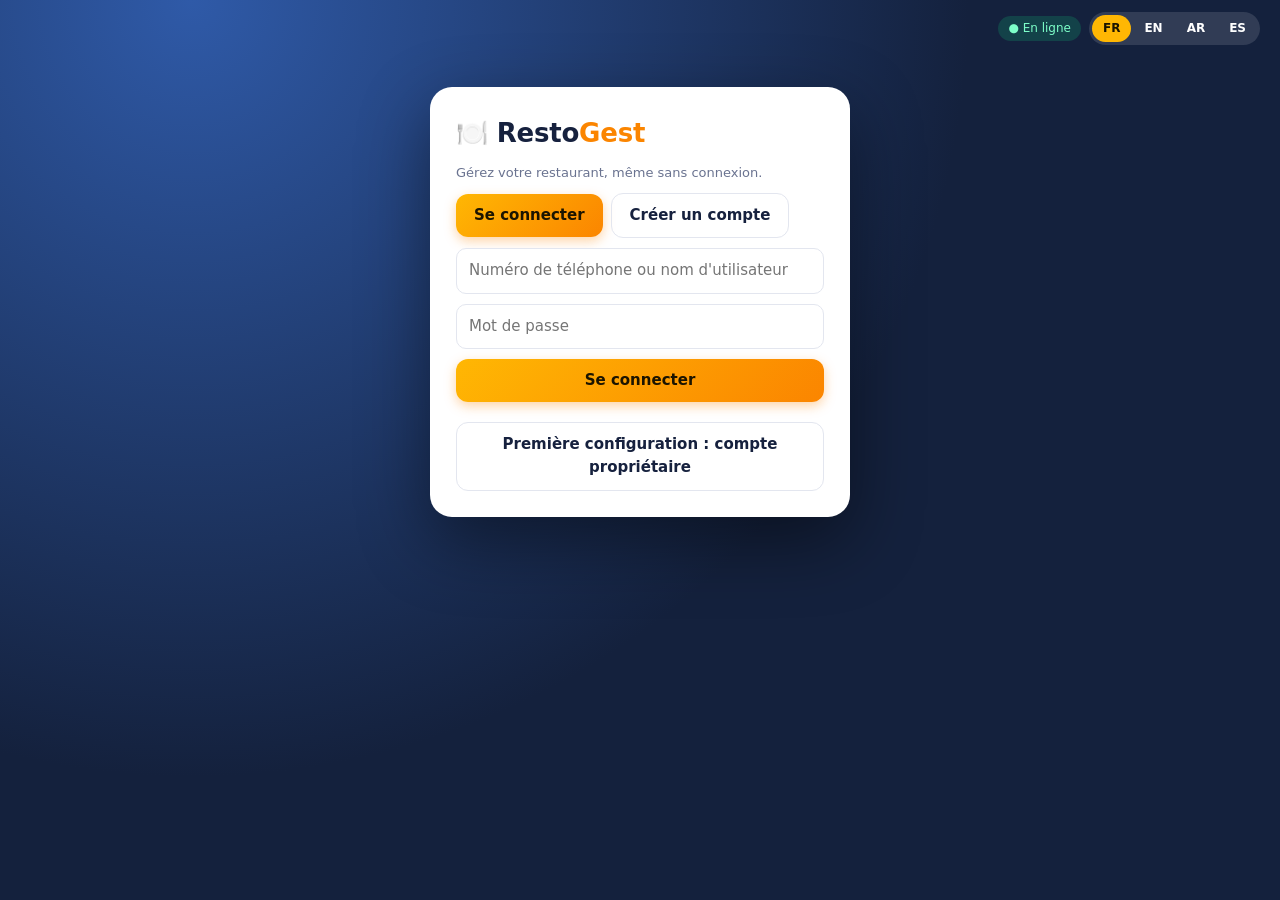
<file: restogest.html>
<!DOCTYPE html><html lang="fr"><head><meta charset="utf-8"><meta name="viewport" content="width=device-width,initial-scale=1"><title>RestoGest</title><link rel="manifest" href="manifest.webmanifest"><meta name="theme-color" content="#14213d"><link rel="apple-touch-icon" href="icon-192.png"><style>html,body{margin:0;height:100%}iframe{border:0;width:100%;height:100%;display:block}</style></head><body><iframe id="f" allow="geolocation"></iframe><script>
const P={"index": "<!DOCTYPE html><html lang=\"fr\"><head><meta charset=\"utf-8\"><meta name=\"viewport\" content=\"width=device-width,initial-scale=1\"><title>RestoGest<\/title><style>:root{--bg:#f4f5f9;--card:#fff;--ink:#16213e;--mut:#6a7390;--bd:#e3e6ef;--navy:#14213d;--navy2:#26417a;--gold:#ffb703;--gold2:#fb8500;--ok:#12a36b;--bad:#e5383b;--acc:#fb8500;--kpi:#26417a;--sh:0 6px 22px rgba(20,33,61,.08)}\n@media(prefers-color-scheme:dark){:root{--bg:#0d1325;--card:#161f38;--ink:#eef1fb;--mut:#93a0c4;--bd:#27345a;--kpi:#ffc93c;--sh:0 6px 22px rgba(0,0,0,.35)}}\n*{box-sizing:border-box}\nbody{margin:0;font:15px/1.55 \"Segoe UI\",system-ui,-apple-system,sans-serif;background:var(--bg);color:var(--ink)}\nh2,h3{margin:.2em 0 .4em;letter-spacing:-.2px}\n#hdr{display:flex;justify-content:space-between;align-items:center;gap:10px;flex-wrap:wrap;padding:12px 20px;background:linear-gradient(120deg,#0f1a33,#26417a);color:#fff;position:sticky;top:0;z-index:5;box-shadow:0 4px 16px rgba(0,0,0,.2)}\n#hdr>b{font-size:17px;display:flex;align-items:center;gap:8px}#hdr>b:before{content:\"\";width:10px;height:10px;border-radius:50%;background:var(--gold);box-shadow:0 0 0 3px rgba(255,183,3,.3)}\n#net{font-size:12px;padding:3px 10px;border-radius:99px;background:rgba(18,163,107,.25);color:#7dffc9}#net.off{background:rgba(229,56,59,.3);color:#ffb3b5}\n#hdr .lang{display:inline-flex;background:rgba(255,255,255,.12);border-radius:99px;padding:3px;gap:2px}\nnav{display:flex;gap:8px;flex-wrap:wrap;padding:12px 18px;background:var(--card);border-bottom:1px solid var(--bd);position:sticky;top:56px;z-index:4;overflow-x:auto}\nmain{max-width:1000px;margin:0 auto;padding:18px}\n.card{background:var(--card);border:1px solid var(--bd);border-radius:16px;padding:16px;margin-bottom:14px;box-shadow:var(--sh)}\n.col{display:flex;flex-direction:column;gap:10px}.col>.card{margin-bottom:0}\n.col>.card:has(.kpi){border-inline-start:6px solid var(--gold)}\n.col>.card:nth-child(2):has(.kpi){border-color:var(--ok)}.col>.card:nth-child(3):has(.kpi){border-color:var(--navy2)}.col>.card:nth-child(4):has(.kpi){border-color:var(--gold2)}\n.kpi{font-size:30px;font-weight:800;color:var(--kpi);line-height:1.2}.mut{color:var(--mut);font-size:13px}\n.row{display:flex;gap:8px;flex-wrap:wrap;align-items:center}.row>.g{flex:1}\ninput,select,textarea{font:inherit;padding:10px 12px;border-radius:10px;border:1.5px solid var(--bd);background:var(--card);color:var(--ink);transition:border .15s,box-shadow .15s}\ninput:focus,select:focus{outline:0;border-color:var(--gold2);box-shadow:0 0 0 3px rgba(251,133,0,.25)}\nbutton{font:inherit;font-weight:700;cursor:pointer;padding:10px 18px;border-radius:12px;border:0;color:#1b1400;background:linear-gradient(135deg,var(--gold),var(--gold2));box-shadow:0 4px 12px rgba(251,133,0,.35);transition:transform .15s,box-shadow .15s,filter .15s}\nbutton:hover{transform:translateY(-2px);filter:brightness(1.05);box-shadow:0 8px 18px rgba(251,133,0,.4)}\nbutton:active{transform:none}button:focus-visible{outline:3px solid var(--navy2);outline-offset:2px}\nbutton:disabled{opacity:.4;cursor:not-allowed;transform:none;box-shadow:none}\nbutton.sec{background:transparent;color:var(--ink);border:1.5px solid var(--bd);box-shadow:none}\nbutton.sec:hover{border-color:var(--navy2);color:var(--navy2);box-shadow:none}\n@media(prefers-color-scheme:dark){button.sec:hover{border-color:var(--gold);color:var(--gold)}}\nbutton.bad{background:linear-gradient(135deg,#e5383b,#b1252a);color:#fff;box-shadow:0 4px 12px rgba(229,56,59,.35)}\nnav button{background:transparent;color:var(--ink);border:1.5px solid var(--bd);box-shadow:none;padding:8px 16px;white-space:nowrap}\nnav button:hover{border-color:var(--navy2);box-shadow:none}\nnav button.on{background:linear-gradient(135deg,#14213d,#26417a);color:var(--gold);border-color:transparent;box-shadow:0 4px 12px rgba(20,33,61,.35)}\n#hdr .lang button{background:transparent;box-shadow:none;padding:4px 11px;font-size:12px;color:#fff;border-radius:99px}\n#hdr .lang button.on{background:var(--gold);color:#1b1400}\n#hdr #lo{background:rgba(255,255,255,.14);color:#fff;box-shadow:none;border:1px solid rgba(255,255,255,.4);padding:6px 14px}\n.grid{display:grid;grid-template-columns:repeat(auto-fill,minmax(140px,1fr));gap:10px}\n.grid button{padding:16px 8px;background:var(--card);color:var(--ink);border:1.5px solid var(--bd);border-radius:14px;box-shadow:none;line-height:1.3}\n.grid button b{color:var(--gold2);font-size:15px}.grid button:hover{border-color:var(--gold2);background:rgba(255,183,3,.12);box-shadow:var(--sh)}\ntable{width:100%;border-collapse:collapse}th{font-size:12px;color:var(--mut);text-transform:none;background:rgba(38,65,122,.07)}\ntd,th{padding:9px 8px;border-bottom:1px solid var(--bd);text-align:start}tr:hover td{background:rgba(255,183,3,.07)}\n.badge{padding:3px 11px;border-radius:99px;background:rgba(255,183,3,.25);color:#8a5a00;font-size:12px;font-weight:700}\n.badge[data-s=\"acceptée\"],.badge[data-s=\"préparée\"]{background:rgba(38,65,122,.15);color:var(--navy2)}\n.badge[data-s=\"en route\"]{background:rgba(251,133,0,.2);color:#b45f00}\n.badge[data-s=\"terminée\"]{background:rgba(18,163,107,.18);color:#0a7a4f}\n.badge[data-s=\"refusée\"],.badge[data-s=\"annulée\"]{background:rgba(229,56,59,.15);color:#c1272b}\n.logo{width:58px;height:58px;border-radius:14px;object-fit:cover;background:linear-gradient(135deg,var(--gold),var(--gold2))}\n.toast{position:fixed;bottom:18px;inset-inline-end:18px;background:var(--navy);color:#fff;padding:13px 18px;border-radius:12px;z-index:20;border-inline-start:5px solid var(--gold);box-shadow:0 10px 30px rgba(0,0,0,.35)}\niframe{width:100%;height:280px;border:0;border-radius:12px}\n#receipt{display:none;font:13px monospace;width:72mm}\n@media print{body>*{display:none!important}#receipt{display:block!important}.pcard{display:block!important}}\n.bizcard{width:340px;border:3px solid var(--gold2);border-radius:18px;padding:22px;text-align:center;margin:20px auto;background:#fff;color:#14213d;box-shadow:var(--sh)}\nbody.auth{background:radial-gradient(circle at 15% 0,#2f5aa8 0,#14213d 55%) fixed;min-height:100vh}\nbody.auth #hdr{background:transparent;box-shadow:none;position:static}\nbody.auth main{padding-top:0}body.auth .card{box-shadow:0 24px 70px rgba(0,0,0,.45);border:0;border-radius:22px;padding:26px}\n.brand{font-size:26px;font-weight:800;margin:0}.brand span{color:var(--gold2)}\nbody.auth #hdr>b{display:none}body.auth #hdr{justify-content:flex-end}\nnav{position:static;flex-wrap:nowrap;scrollbar-width:thin}#hdr{position:static}\n.gal{display:flex;gap:8px;overflow-x:auto;scroll-snap-type:x mandatory;margin-bottom:10px}.gal.ph{height:90px;align-items:center;justify-content:center;font-size:34px;background:rgba(255,183,3,.15);border-radius:12px}\n.gi{position:relative;flex:0 0 auto;scroll-snap-align:start}.gi img{height:150px;max-width:260px;object-fit:cover;border-radius:12px;display:block}\n.gi .x{position:absolute;top:6px;inset-inline-end:6px;padding:2px 8px;border-radius:99px;background:rgba(20,33,61,.8);color:#fff;box-shadow:none;font-size:12px}\n.cat{display:grid;grid-template-columns:repeat(auto-fill,minmax(250px,1fr));gap:12px}.dish{margin:0}.dish p{margin:6px 0}\n.lb{display:inline-block;cursor:pointer;padding:9px 16px;border-radius:12px;border:1.5px solid var(--bd);font-weight:700}.lb:hover{border-color:var(--navy2)}\ntextarea{width:100%;font:inherit}\n.pv{margin:10px 0 0}.pvi{flex:0 0 130px;cursor:pointer;scroll-snap-align:start;font-size:13px}.pvi img,.pvi .ph2{width:130px;height:90px;object-fit:cover;border-radius:12px;display:flex;align-items:center;justify-content:center;font-size:28px;background:rgba(255,183,3,.15)}.pvi b,.pvi span{display:block}.pvi span{color:var(--acc);font-weight:700}\n.warn{border-inline-start:6px solid var(--gold);background:rgba(255,183,3,.12)}.okc{border-inline-start:6px solid var(--ok)}\n.badge[data-s=\"pro\"]{background:rgba(18,163,107,.18);color:#0a7a4f}.badge[data-s=\"off\"]{background:rgba(229,56,59,.15);color:#c1272b}\n\n/* Home grid navigation for restaurant space */\n.home-grid-wrap{max-width:420px;margin:0 auto}\n.home-grid{display:grid;grid-template-columns:1fr 1fr;gap:12px}\n.home-grid .hg-btn{\n  display:flex;flex-direction:column;align-items:center;justify-content:center;gap:10px;\n  background:#14213d;color:#fff;border:0;border-radius:16px;padding:22px 12px;\n  font-weight:700;font-size:14px;line-height:1.25;text-align:center;\n  box-shadow:0 6px 18px rgba(20,33,61,.25);min-height:110px;\n  transition:transform .15s,filter .15s,box-shadow .15s\n}\n.home-grid .hg-btn:hover{transform:translateY(-3px);filter:brightness(1.08);box-shadow:0 10px 24px rgba(20,33,61,.35)}\n.home-grid .hg-btn .ico{font-size:28px;line-height:1;filter:drop-shadow(0 2px 4px rgba(0,0,0,.2))}\n.home-grid .hg-btn.full{grid-column:1/-1;flex-direction:row;min-height:64px;gap:12px;padding:16px 20px}\n.home-grid .hg-btn .badge{background:var(--gold);color:#1b1400;margin-inline-start:4px}\n.back-row{margin-bottom:12px}\n.back-row button{background:transparent;color:var(--ink);border:1.5px solid var(--bd);box-shadow:none;padding:8px 14px}\n.back-row button:hover{border-color:var(--navy2);color:var(--navy2)}\n@media(prefers-color-scheme:dark){\n  .home-grid .hg-btn{background:#1a2744}\n  .back-row button:hover{border-color:var(--gold);color:var(--gold)}\n}\n\nnav:empty{display:none;padding:0;border:0;height:0;overflow:hidden}\n\n.back-row{margin-bottom:14px}\n.back-btn{\n  display:inline-flex;align-items:center;gap:6px;\n  background:linear-gradient(135deg,#14213d,#26417a)!important;\n  color:#ffb703!important;border:0!important;\n  padding:12px 18px!important;border-radius:12px!important;\n  font-weight:700!important;box-shadow:0 4px 12px rgba(20,33,61,.35)!important;\n}\n.back-btn:hover{filter:brightness(1.1);transform:translateY(-1px)}\n<\/style><\/head><body>\n<div id=\"hdr\"><\/div>\n<main><div class=\"card col\" style=\"max-width:420px;margin:30px auto\">\n<h2 class=\"brand\">🍽️ Resto<span>Gest<\/span><\/h2><div class=\"mut\">Gérez votre restaurant, même sans connexion.<\/div>\n<div class=\"row\" id=\"tabs\"><\/div><div id=\"f\" class=\"col\"><\/div><div id=\"msg\" style=\"color:var(--bad)\"><\/div>\n<button class=\"sec\" id=\"ob\" onclick=\"view='o';draw()\">Première configuration : compte propriétaire<\/button><\/div><\/main>\n<script>let SH=window;try{if(window.parent!==window&&window.parent.nav)SH=window.parent}catch(e){}\nSH.__m=SH.__m||{l:{},s:{}};\nconst store={g(w,k){try{const v=(w=='l'?localStorage:sessionStorage).getItem(k);if(v!==null)return v}catch(e){}return SH.__m[w][k]??null},\n s(w,k,v){try{(w=='l'?localStorage:sessionStorage).setItem(k,v)}catch(e){}SH.__m[w][k]=v},clr(){try{sessionStorage.clear()}catch(e){}SH.__m.s={}}};\nconst K='rm_db',LANGS={fr:'Français',en:'English',ar:'العربية',es:'Español'};\nconst TL={dash:'Tableau de bord',pos:'Caisse',hist:'Historique des ventes',orders:'Commandes',menu:'Carte / Menu',drivers:'Livreurs',settings:'Réglages',restos:'Restaurants',myorders:'Mes commandes',logout:'Déconnexion'};\nconst T={en:{dash:'Dashboard',pos:'Cash register',hist:'Sales history',orders:'Orders',menu:'Menu',drivers:'Drivers',settings:'Settings',restos:'Restaurants',myorders:'My orders',logout:'Log out'},\nes:{dash:'Panel',pos:'Caja',hist:'Historial de ventas',orders:'Pedidos',menu:'Menú',drivers:'Repartidores',settings:'Ajustes',restos:'Restaurantes',myorders:'Mis pedidos',logout:'Salir'},\nar:{dash:'لوحة القيادة',pos:'الصندوق',hist:'سجل المبيعات',orders:'الطلبات',menu:'القائمة',drivers:'السائقون',settings:'الإعدادات',restos:'المطاعم',myorders:'طلباتي',logout:'خروج'}};\nconst lang=()=>store.g('l','lang')||'fr',t=k=>(T[lang()]||{})[k]||TL[k]||k;\nconst TRS=\"Tableau de bord|Dashboard|Panel|لوحة القيادة\\nCaisse|Cash register|Caja|الصندوق\\nHistorique des ventes|Sales history|Historial de ventas|سجل المبيعات\\nCommandes|Orders|Pedidos|الطلبات\\nCarte / Menu|Menu|Menú|القائمة\\nLivreurs|Drivers|Repartidores|السائقون\\nRéglages|Settings|Ajustes|الإعدادات\\nRestaurants|Restaurants|Restaurantes|المطاعم\\nMes commandes|My orders|Mis pedidos|طلباتي\\nDéconnexion|Log out|Salir|خروج\\n● En ligne|● Online|● En línea|● متصل\\n● Hors ligne — caisse active|● Offline — register active|● Sin conexión — caja activa|● غير متصل — الصندوق يعمل\\nGérez votre restaurant, même sans connexion.|Manage your restaurant, even offline.|Gestiona tu restaurante, incluso sin conexión.|أدر مطعمك حتى بدون اتصال.\\nSe connecter|Log in|Iniciar sesión|تسجيل الدخول\\nCréer un compte|Create an account|Crear una cuenta|إنشاء حساب\\nPremière configuration : compte propriétaire|First setup: owner account|Primera configuración: cuenta de propietario|الإعداد الأول: حساب المالك\\nClient|Customer|Cliente|زبون\\nRestaurant|Restaurant|Restaurante|مطعم\\nCréer le compte|Create account|Crear cuenta|إنشاء الحساب\\nCréer le compte propriétaire|Create owner account|Crear cuenta de propietario|إنشاء حساب المالك\\nRetour|Back|Volver|رجوع\\n← Retour|← Back|← Volver|→ رجوع\\nNuméro de téléphone ou nom d'utilisateur|Phone number or username|Número de teléfono o nombre de usuario|رقم الهاتف أو اسم المستخدم\\nMot de passe|Password|Contraseña|كلمة المرور\\nConfirmez le mot de passe|Confirm password|Confirma la contraseña|أكّد كلمة المرور\\nVotre nom|Your name|Tu nombre|اسمك\\nNom du restaurant|Restaurant name|Nombre del restaurante|اسم المطعم\\nNuméro de téléphone|Phone number|Número de teléfono|رقم الهاتف\\nVotre nom de propriétaire|Your owner name|Tu nombre de propietario|اسم المالك\\nCréez votre compte propriétaire (une seule fois).|Create your owner account (one time only).|Crea tu cuenta de propietario (una sola vez).|أنشئ حساب المالك (مرة واحدة فقط).\\nIdentifiants incorrects.|Incorrect credentials.|Credenciales incorrectas.|بيانات الدخول غير صحيحة.\\nTous les champs sont obligatoires.|All fields are required.|Todos los campos son obligatorios.|جميع الحقول مطلوبة.\\nLes deux mots de passe ne sont pas identiques.|The two passwords do not match.|Las dos contraseñas no coinciden.|كلمتا المرور غير متطابقتين.\\nCe numéro est déjà utilisé.|This number is already used.|Este número ya está en uso.|هذا الرقم مستخدم بالفعل.\\nNom et mot de passe obligatoires.|Name and password required.|Nombre y contraseña obligatorios.|الاسم وكلمة المرور مطلوبان.\\nDevise par défaut : FCFA (XOF). 1 mois d'essai gratuit.|Default currency: FCFA (XOF). 1 month free trial.|Moneda por defecto: FCFA (XOF). 1 mes de prueba gratuita.|العملة الافتراضية: فرنك CFA (XOF). شهر تجريبي مجاني.\\nEspace propriétaire|Owner area|Área del propietario|مساحة المالك\\nLien|Link|Enlace|الرابط\\nTél.|Phone|Tel.|الهاتف\\nStatut|Status|Estado|الحالة\\nÉchéance|Due date|Vencimiento|الاستحقاق\\nDevise|Currency|Moneda|العملة\\nEssai gratuit|Free trial|Prueba gratuita|تجربة مجانية\\nAbonné|Subscribed|Suscrito|مشترك\\nSuspendu|Suspended|Suspendido|موقوف\\nExpiré|Expired|Vencido|منتهي\\nEssai terminé|Trial ended|Prueba terminada|انتهت التجربة\\n+1 mois payé|+1 month paid|+1 mes pagado|+شهر مدفوع\\nSuspendre|Suspend|Suspender|إيقاف\\nSupprimer|Delete|Eliminar|حذف\\nAucun restaurant inscrit pour l'instant.|No restaurant registered yet.|Ningún restaurante registrado todavía.|لا يوجد مطعم مسجل بعد.\\nChiffre d'affaires total|Total revenue|Ingresos totales|إجمالي رقم الأعمال\\nAujourd'hui|Today|Hoy|اليوم\\nNombre de ventes|Number of sales|Número de ventas|عدد المبيعات\\nPanier moyen|Average basket|Cesta media|متوسط السلة\\nCA des 7 derniers jours|Revenue, last 7 days|Ingresos, últimos 7 días|رقم الأعمال خلال 7 أيام\\nMeilleurs produits|Top products|Mejores productos|أفضل المنتجات\\nAucune vente pour l'instant.|No sales yet.|Aún no hay ventas.|لا توجد مبيعات بعد.\\nTicket|Receipt|Ticket|التذكرة\\n(fonctionne hors connexion)|(works offline)|(funciona sin conexión)|(يعمل بدون اتصال)\\nValider la vente et imprimer|Confirm sale and print|Validar venta e imprimir|تأكيد البيع والطباعة\\nEspèces|Cash|Efectivo|نقدًا\\nCarte|Card|Tarjeta|بطاقة\\nAucune vente.|No sales.|Sin ventas.|لا توجد مبيعات.\\nN°|No.|N.º|الرقم\\nDate|Date|Fecha|التاريخ\\nSource|Source|Origen|المصدر\\nTotal|Total|Total|المجموع\\nRéimprimer|Reprint|Reimprimir|إعادة الطباعة\\ncaisse|register|caja|الصندوق\\nen ligne|online|en línea|عبر الإنترنت\\nAccepter|Accept|Aceptar|قبول\\nRefuser|Decline|Rechazar|رفض\\nMarquer préparée|Mark as prepared|Marcar como preparado|تحديد كمُجهّز\\nLivreur…|Driver…|Repartidor…|السائق…\\nAttribuer|Assign|Asignar|تعيين\\nAnnulée par le client|Cancelled by the customer|Cancelado por el cliente|ألغاها الزبون\\nAucune commande en ligne.|No online orders.|Sin pedidos en línea.|لا توجد طلبات عبر الإنترنت.\\nNom du plat|Dish name|Nombre del plato|اسم الطبق\\nPrix|Price|Precio|السعر\\nAjouter|Add|Añadir|إضافة\\nNom|Name|Nombre|الاسم\\nTéléphone|Phone|Teléfono|الهاتف\\nCréer le compte livreur|Create driver account|Crear cuenta de repartidor|إنشاء حساب سائق\\nAucun livreur.|No drivers.|Sin repartidores.|لا يوجد سائقون.\\nLogo|Logo|Logo|الشعار\\nAdresse|Address|Dirección|العنوان\\nLatitude|Latitude|Latitud|خط العرض\\nLongitude|Longitude|Longitud|خط الطول\\nMa position|My location|Mi ubicación|موقعي\\nMoyens de paiement en ligne (séparés par des virgules)|Online payment methods (comma-separated)|Medios de pago en línea (separados por comas)|وسائل الدفع عبر الإنترنت (مفصولة بفواصل)\\nEnregistrer|Save|Guardar|حفظ\\nCarte de visite|Business card|Tarjeta de visita|بطاقة العمل\\nImprimer|Print|Imprimir|طباعة\\nRestaurant introuvable.|Restaurant not found.|Restaurante no encontrado.|المطعم غير موجود.\\nActivez la localisation pour trier les restaurants par distance.|Enable location to sort restaurants by distance.|Activa la ubicación para ordenar por distancia.|فعّل الموقع لترتيب المطاعم حسب المسافة.\\nVoir la carte|View menu|Ver la carta|عرض القائمة\\nAucun restaurant disponible pour le moment.|No restaurant available right now.|Ningún restaurante disponible por ahora.|لا يوجد مطعم متاح حاليًا.\\nAdresse de livraison|Delivery address|Dirección de entrega|عنوان التوصيل\\nPaiement à la livraison|Pay on delivery|Pago contra entrega|الدفع عند التسليم\\nCommander|Order|Pedir|اطلب\\nAnnuler la commande|Cancel order|Cancelar pedido|إلغاء الطلب\\nReçu PDF|PDF receipt|Recibo PDF|إيصال PDF\\nAucune commande.|No orders.|Sin pedidos.|لا توجد طلبات.\\nLivreur|Driver|Repartidor|السائق\\nDémarrer la livraison|Start delivery|Iniciar entrega|بدء التوصيل\\nLivraison terminée|Delivery completed|Entrega completada|اكتمل التوصيل\\nEn préparation…|Being prepared…|En preparación…|قيد التحضير…\\nAucune commande attribuée.|No assigned orders.|Sin pedidos asignados.|لا توجد طلبات معيّنة.\\nen attente|pending|pendiente|قيد الانتظار\\nacceptée|accepted|aceptado|مقبول\\npréparée|prepared|preparado|مجهّز\\nen route|on the way|en camino|في الطريق\\nterminée|completed|completado|مكتمل\\nrefusée|declined|rechazado|مرفوض\\nannulée|cancelled|cancelado|ملغى\\nCréer un compte pour votre restaurant|Create an account for your restaurant|Crea una cuenta para tu restaurante|أنشئ حسابًا لمطعمك\\nCatalogue des plats|Dish catalogue|Catálogo de platos|كتالوج الأطباق\\nNouveau plat|New dish|Nuevo plato|طبق جديد\\nIngrédients et description|Ingredients and description|Ingredientes y descripción|المكونات والوصف\\nPhotos du plat (une ou plusieurs)|Dish photos (one or more)|Fotos del plato (una o varias)|صور الطبق (واحدة أو أكثر)\\nAjouter des photos|Add photos|Añadir fotos|إضافة صور\\nModifier|Edit|Editar|تعديل\\nAucun plat dans le catalogue.|No dishes in the catalogue.|Ningún plato en el catálogo.|لا توجد أطباق في الكتالوج.\\nActiver Pro (+1 mois)|Activate Pro (+1 month)|Activar Pro (+1 mes)|تفعيل برو (+شهر)\\nDésactiver le compte|Deactivate account|Desactivar la cuenta|تعطيل الحساب\\nCompte désactivé|Account deactivated|Cuenta desactivada|الحساب معطّل\\nPro actif|Pro active|Pro activo|برو مفعّل\\nPro expiré|Pro expired|Pro vencido|انتهى برو\\nDemande Pro|Pro request|Solicitud Pro|طلب برو\\nActiver l'option Pro|Activate the Pro option|Activar la opción Pro|تفعيل خيار برو\\nDemander l'activation Pro|Request Pro activation|Solicitar activación Pro|طلب تفعيل برو\\nOption Pro|Pro option|Opción Pro|خيار برو\\nVoir toute la carte|View full menu|Ver toda la carta|عرض القائمة كاملة\\nRestaurants les plus proches de vous|Restaurants closest to you|Restaurantes más cercanos|أقرب المطاعم إليك\\nMes tâches de livraison|My delivery tasks|Mis entregas|مهام التوصيل\\nLivraisons terminées|Completed deliveries|Entregas completadas|التوصيلات المكتملة\\nAucune tâche pour le moment.|No tasks right now.|Sin tareas por ahora.|لا توجد مهام حاليًا.\\nCatalogue bientôt disponible.|Catalogue coming soon.|Catálogo próximamente.|الكتالوج قريبًا.\";\nconst TR={};TRS.split('\\n').forEach(l=>{const[a,...r]=l.split('|');['en','es','ar'].forEach((k,i)=>{(TR[k]=TR[k]||{})[a]=r[i]})});\nfunction trs(s){const L=TR[lang()];if(!L)return s;const m=s.match(/^(\\s*)([\\s\\S]*?)(\\s*)$/),c=m[2];if(L[c])return m[1]+L[c]+m[3];const i=c.search(/ [:—] /);if(i>0&&L[c.slice(0,i)])return m[1]+L[c.slice(0,i)]+c.slice(i)+m[3];return s}\nfunction trDom(root){if(lang()=='fr')return;const w=document.createTreeWalker(root,NodeFilter.SHOW_TEXT);let n;while(n=w.nextNode()){if(n.parentNode.tagName=='SCRIPT')continue;const v=trs(n.nodeValue);if(v!==n.nodeValue)n.nodeValue=v}\n root.querySelectorAll('[placeholder]').forEach(e=>{const v=trs(e.getAttribute('placeholder'));if(v!==e.getAttribute('placeholder'))e.setAttribute('placeholder',v)})}\nlet _obs=null;function startTr(){if(_obs||lang()=='fr')return;const o=()=>_obs.observe(document.body,{childList:true,subtree:true,characterData:true});_obs=new MutationObserver(()=>{_obs.disconnect();trDom(document.body);o()});o();trDom(document.body)}\nconst D={get(){let d=JSON.parse(store.g('l',K)||'null');if(!d){d={users:[],rests:[],orders:[]};store.s('l',K,JSON.stringify(d))}return d},save(d){store.s('l',K,JSON.stringify(d))}};\nconst uid=()=>Math.random().toString(36).slice(2,9);\nconst esc=s=>String(s??'').replace(/[&<>\"']/g,c=>({'&':'&amp;','<':'&lt;','>':'&gt;','\"':'&quot;',\"'\":'&#39;'}[c]));\nconst me=()=>{const i=store.g('s','uid');return i&&D.get().users.find(u=>u.id==i)};\nconst inShell=SH!==window;\nconst navTo=u=>inShell?parent.nav(u):(location=u.replace(/\\.html$/,'')+'.html');\nconst cardUrl=s=>inShell?'#card/'+s:'card.html?r='+s;\nconst cardSlug=()=>inShell?SH.location.hash.split('/')[1]:new URLSearchParams(location.search).get('r');\nfunction guard(role){const u=me();if(!u||u.role!==role){navTo('index');return null}return u}\nfunction logout(){store.clr();navTo('index')}\nfunction changeMyPassword(oldId,newId,cfId){\n  const oldEl=document.getElementById(oldId||'oldpw'),nwEl=document.getElementById(newId||'newpw'),cfEl=document.getElementById(cfId||'cfpw');\n  if(!oldEl||!nwEl||!cfEl)return;\n  const old=oldEl.value,nw=nwEl.value,cf=cfEl.value;\n  const u=me();if(!u)return alert('Session expirée. Reconnectez-vous.');\n  if(u.pass!==old)return alert('Mot de passe actuel incorrect.');\n  if(nw.length<6)return alert('Le nouveau mot de passe doit contenir au moins 6 caractères.');\n  if(nw!==cf)return alert('Les deux nouveaux mots de passe ne correspondent pas.');\n  if(nw===old)return alert('Choisissez un mot de passe différent de l\\'actuel.');\n  const d=D.get(),uu=d.users.find(x=>x.id===u.id);if(!uu)return alert('Compte introuvable.');\n  uu.pass=nw;D.save(d);\n  // garder la session cohérente\n  oldEl.value=nwEl.value=cfEl.value='';\n  toast('Mot de passe modifié avec succès.');\n}\nfunction passwordCard(){\n  return `<div class=\"card col\"><h3 style=\"margin:0\">🔐 Changer mon mot de passe<\/h3>\n  <p class=\"mut\">Vous pouvez modifier votre mot de passe à tout moment.<\/p>\n  <input id=\"oldpw\" type=\"password\" placeholder=\"Mot de passe actuel\" autocomplete=\"current-password\">\n  <input id=\"newpw\" type=\"password\" placeholder=\"Nouveau mot de passe (6 caractères minimum)\" autocomplete=\"new-password\">\n  <input id=\"cfpw\" type=\"password\" placeholder=\"Confirmer le nouveau mot de passe\" autocomplete=\"new-password\">\n  <button type=\"button\" onclick=\"changeMyPassword()\">Enregistrer le nouveau mot de passe<\/button><\/div>`;\n}\n\nconst slugify=s=>s.toLowerCase().normalize('NFD').replace(/[\\u0300-\\u036f]/g,'').replace(/[^a-z0-9]+/g,'-').replace(/^-|-$/g,'');\nconst money=(v,c)=>{if(!c||c=='XOF'||c=='XAF')return new Intl.NumberFormat(lang(),{maximumFractionDigits:0}).format(v)+' FCFA';try{return new Intl.NumberFormat(lang(),{style:'currency',currency:c||'XOF'}).format(v)}catch(e){return v+' '+c}};\nconst currencies=()=>Intl.supportedValuesOf?Intl.supportedValuesOf('currency'):['EUR','USD','XOF','MAD','DZD','TND','GBP'];\nconst fdate=ts=>new Date(ts).toLocaleString(lang());\nconst km=(a,b)=>{const R=6371,r=x=>x*Math.PI/180,dl=r(b[0]-a[0]),dn=r(b[1]-a[1]);const h=Math.sin(dl/2)**2+Math.cos(r(a[0]))*Math.cos(r(b[0]))*Math.sin(dn/2)**2;return 2*R*Math.asin(Math.sqrt(h))};\nfunction setLang(k){store.s('l','lang',k);inShell?parent.nav(parent.cur):location.reload()}\nfunction hdr(title){document.getElementById('hdr').innerHTML=`<b>${esc(title)}<\/b><span class=\"row\"><span id=\"net\"><\/span><span class=\"lang\">${Object.entries(LANGS).map(([k,v])=>`<button title=\"${v}\" class=\"${k==lang()?'on':''}\" onclick=\"setLang('${k}')\">${k.toUpperCase()}<\/button>`).join('')}<\/span><button id=\"lo\" onclick=\"logout()\">${t('logout')}<\/button><\/span>`;document.documentElement.dir=lang()=='ar'?'rtl':'ltr';const nt=()=>{const e=document.getElementById('net');if(e){e.textContent=navigator.onLine?'● En ligne':'● Hors ligne — caisse active';e.className=navigator.onLine?'':'off'}};nt();addEventListener('online',nt);addEventListener('offline',nt);startTr()}\nfunction toast(m){const e=document.createElement('div');e.className='toast';e.textContent=m;document.body.appendChild(e);setTimeout(()=>e.remove(),4500);try{const c=new AudioContext(),o=c.createOscillator();o.connect(c.destination);o.frequency.value=880;o.start();setTimeout(()=>o.stop(),180)}catch(e){}}\nfunction setOrder(id,patch){const d=D.get(),o=d.orders.find(o=>o.id==id);Object.assign(o,patch);\n if(patch.status=='terminée'){d.rests.find(r=>r.id==o.restId).sales.push({id:uid(),date:Date.now(),items:o.items,total:o.total,src:'en ligne'})}D.save(d)}\nfunction receipt(r,x,title){const items=x.items.map(i=>`<tr><td>${esc(i.n)} ×${i.q}<\/td><td style=\"text-align:end\">${money(i.p*i.q,r.currency)}<\/td><\/tr>`).join('');\n return `<div style=\"text-align:center\">${r.logo?`<img src=\"${r.logo}\" style=\"width:60px\"><br>`:''}<b>${esc(r.name)}<\/b><br>${esc(r.address||'')}<br>${esc(r.phone||'')}<hr>${title||'Reçu'} #${esc(x.id)}<br>${fdate(x.date||x.created)}<\/div><table>${items}<\/table><hr><b>TOTAL : ${money(x.total,r.currency)}<\/b><br>${esc(x.pay||'')}<p style=\"text-align:center\">Merci !<\/p>`}\nfunction printHTML(h){document.getElementById('receipt').innerHTML=h;setTimeout(()=>window.print(),150)}\nfunction barChart(data,cur){const m=Math.max(1,...data.map(d=>d.v)),w=300/data.length;\n return `<svg viewBox=\"0 0 300 140\" width=\"100%\">${data.map((d,i)=>{const h=d.v/m*90;return `<rect x=\"${i*w+6}\" y=\"${110-h}\" width=\"${w-12}\" height=\"${h}\" fill=\"var(--acc)\" rx=\"3\"/><text x=\"${i*w+w/2}\" y=\"${105-h}\" font-size=\"7\" text-anchor=\"middle\" fill=\"currentColor\">${Math.round(d.v)}<\/text><text x=\"${i*w+w/2}\" y=\"124\" font-size=\"7\" text-anchor=\"middle\" fill=\"currentColor\">${esc(d.l)}<\/text>`}).join('')}<\/svg>`}\n\nconst curOptions=sel=>['XOF',...currencies().filter(c=>c!='XOF')].map(c=>`<option value=\"${c}\" ${c==(sel||'XOF')?'selected':''}>${c=='XOF'?'FCFA (XOF)':c=='XAF'?'FCFA (XAF)':c}<\/option>`).join('');\nconst readImg=f=>new Promise(res=>{const fr=new FileReader();fr.onload=()=>{const im=new Image();im.onload=()=>{const k=Math.min(1,640/Math.max(im.width,im.height)),c=document.createElement('canvas');c.width=Math.round(im.width*k);c.height=Math.round(im.height*k);c.getContext('2d').drawImage(im,0,0,c.width,c.height);res(c.toDataURL('image/jpeg',.72))};im.onerror=()=>res(fr.result);im.src=fr.result};fr.readAsDataURL(f)});\nconst gal=(imgs,i)=>imgs&&imgs.length?'<div class=\"gal\">'+imgs.map((s,k)=>`<span class=\"gi\"><img src=\"${s}\" alt=\"\">${i!=null?`<button class=\"x\" onclick=\"delImg(${i},${k})\">✕<\/button>`:''}<\/span>`).join('')+'<\/div>':'<div class=\"gal ph\">🍽️<\/div>';\n\nfunction subInfo(r){const n=Date.now(),dl=e=>Math.max(0,Math.ceil((e-n)/864e5));\n if(r.sub=='suspended')return{ok:false,state:'off',label:'Compte désactivé',end:r.subEnd||r.trialEnd,days:-1};\n if(r.sub=='active')return r.subEnd>n?{ok:true,state:'pro',label:'Pro actif',end:r.subEnd,days:dl(r.subEnd)}:{ok:false,state:'off',label:'Pro expiré',end:r.subEnd,days:-1};\n return r.trialEnd>n?{ok:true,state:'trial',label:'Essai gratuit',end:r.trialEnd,days:dl(r.trialEnd)}:{ok:false,state:'off',label:'Essai terminé',end:r.trialEnd,days:-1}}\nfunction notify(t,b){toast(t+(b?' — '+b:''));try{if(window.Notification&&Notification.permission=='granted')new Notification(t,{body:b||''})}catch(e){}}\ndocument.addEventListener('click',()=>{try{window.Notification&&Notification.permission=='default'&&Notification.requestPermission()}catch(e){}},{once:true});\n<\/script><script>\ndocument.body.className='auth';hdr('');document.getElementById('lo').remove();\nconst go={owner:'owner.html',restaurant:'restaurant.html',client:'client.html',driver:'driver.html'};\nconst hasOwner=()=>D.get().users.some(u=>u.role=='owner');\nlet view='l',kind='c';\nconst cls=on=>on?'':'sec';\nfunction draw(){msg.textContent='';ob.style.display=hasOwner()||view=='o'?'none':'';\n tabs.innerHTML=`<button class=\"${cls(view=='l')}\" onclick=\"view='l';draw()\">Se connecter<\/button><button class=\"${cls(view=='s')}\" onclick=\"view='s';draw()\">Créer un compte<\/button>`;\n const pw=`<input id=\"pwd\" type=\"password\" placeholder=\"Mot de passe\"><input id=\"pw2\" type=\"password\" placeholder=\"Confirmez le mot de passe\">`;\n if(view=='l')f.innerHTML=`<input id=\"tel\" placeholder=\"Numéro de téléphone ou nom d'utilisateur\"><input id=\"pwd\" type=\"password\" placeholder=\"Mot de passe\"><button onclick=\"login()\">Se connecter<\/button>`;\n else if(view=='o')f.innerHTML=`<p class=\"mut\">Créez votre compte propriétaire (une seule fois).<\/p><input id=\"nm\" placeholder=\"Votre nom de propriétaire\">${pw}<button onclick=\"owner()\">Créer le compte propriétaire<\/button><button class=\"sec\" onclick=\"view='l';draw()\">Retour<\/button>`;\n else f.innerHTML=`<div class=\"row\"><button class=\"${cls(kind=='c')}\" onclick=\"kind='c';restPos=null;draw()\">Client<\/button><button class=\"${cls(kind=='r')}\" onclick=\"kind='r';restPos=null;draw()\">Créer un compte pour votre restaurant<\/button><\/div>\n  <input id=\"nm\" placeholder=\"${kind=='r'?'Nom du restaurant':'Votre nom'}\"><input id=\"tel\" placeholder=\"Numéro de téléphone\">${pw}\n  ${kind=='r'?`<select id=\"cur\">${curOptions('XOF')}<\/select>\n  <div class=\"mut\">Devise par défaut : FCFA (XOF). 1 mois d'essai gratuit.<\/div>\n  <div id=\"restGpsBox\" class=\"card\" style=\"margin:0;padding:12px;background:rgba(255,183,3,.12);border-inline-start:4px solid var(--gold)\">\n    <b>📍 Position du restaurant<\/b>\n    <p class=\"mut\" id=\"restGpsMsg\" style=\"margin:6px 0\">Obligatoire : votre position GPS exacte sera détectée pour que les clients voient les restaurants les plus proches.<\/p>\n    <button type=\"button\" class=\"sec\" onclick=\"detectRestPos()\">Détecter ma position maintenant<\/button>\n    <div id=\"restGpsLink\"><\/div>\n  <\/div>`:''}\n  <button onclick=\"signup()\">Créer le compte<\/button>`}\nlet restPos=null;\nfunction detectRestPos(done){\n  if(!navigator.geolocation){alert('Géolocalisation indisponible sur cet appareil.');return}\n  const msg=document.getElementById('restGpsMsg');\n  if(msg)msg.textContent='Recherche de la position GPS…';\n  navigator.geolocation.getCurrentPosition(\n    p=>{\n      restPos={lat:p.coords.latitude,lng:p.coords.longitude,acc:Math.round(p.coords.accuracy)};\n      if(msg)msg.textContent='✅ Position détectée : '+restPos.lat.toFixed(5)+', '+restPos.lng.toFixed(5)+(restPos.acc?' (±'+restPos.acc+' m)':'');\n      const link=document.getElementById('restGpsLink');\n      if(link)link.innerHTML='<a target=\"_blank\" rel=\"noopener\" href=\"https://www.google.com/maps?q='+restPos.lat+','+restPos.lng+'\">Vérifier sur Google Maps<\/a>';\n      const box=document.getElementById('restGpsBox');\n      if(box){box.style.background='rgba(18,163,107,.12)';box.style.borderInlineStartColor='var(--ok)'}\n      if(typeof done==='function')done();\n    },\n    e=>{\n      if(msg)msg.textContent='❌ Position non obtenue. Activez le GPS et autorisez la localisation, puis réessayez.';\n      alert('Impossible de détecter la position du restaurant.\\nActivez le GPS et autorisez la localisation pour ce site.');\n    },\n    {enableHighAccuracy:true,timeout:20000,maximumAge:0}\n  );\n}\nfunction login(){const d=D.get(),id=tel.value.trim(),u=d.users.find(u=>(u.phone==id||u.name==id)&&u.pass==pwd.value);if(!u)return msg.textContent='Identifiants incorrects.';store.s('s','uid',u.id);navTo(go[u.role])}\nfunction owner(){const d=D.get();if(hasOwner())return;if(!nm.value.trim()||!pwd.value)return msg.textContent='Nom et mot de passe obligatoires.';if(pwd.value!=pw2.value)return msg.textContent='Les deux mots de passe ne sont pas identiques.';\n const u={id:uid(),role:'owner',phone:nm.value.trim(),pass:pwd.value,name:nm.value.trim()};d.users.push(u);D.save(d);store.s('s','uid',u.id);navTo('owner.html')}\nfunction signup(){const d=D.get(),ph=tel.value.trim(),pw=pwd.value;\n if(!ph||!pw||!nm.value.trim())return msg.textContent='Tous les champs sont obligatoires.';\n if(pw!=pw2.value)return msg.textContent='Les deux mots de passe ne sont pas identiques.';\n if(d.users.some(u=>u.phone==ph))return msg.textContent='Ce numéro est déjà utilisé.';\n // Restaurant : position GPS obligatoire\n if(kind=='r'&&!restPos){\n  msg.textContent='Détection de la position GPS du restaurant…';\n  return detectRestPos(()=>{msg.textContent='';signup()});\n }\n const u={id:uid(),role:kind=='r'?'restaurant':'client',phone:ph,pass:pw,name:nm.value.trim()};\n if(kind=='r'){let s=slugify(u.name)||'resto',b=s,i=2;while(d.rests.some(r=>r.slug==s))s=b+'-'+i++;\n  const r={id:uid(),slug:s,name:u.name,phone:ph,address:'',logo:'',currency:cur.value,lang:lang(),\n   lat:restPos.lat,lng:restPos.lng,locationAccuracy:restPos.acc||null,locationCapturedAt:Date.now(),\n   sub:'trial',trialEnd:Date.now()+30*864e5,subEnd:0,pay:[],menu:[],sales:[]};d.rests.push(r);u.restId=r.id}\n d.users.push(u);D.save(d);store.s('s','uid',u.id);navTo(go[u.role])}\nif(me())navTo(go[me().role]);else draw();\n<\/script><\/body><\/html>\n", "owner": "<!DOCTYPE html><html lang=\"fr\"><head><meta charset=\"utf-8\"><meta name=\"viewport\" content=\"width=device-width,initial-scale=1\"><title>Propriétaire<\/title><style>:root{--bg:#f4f5f9;--card:#fff;--ink:#16213e;--mut:#6a7390;--bd:#e3e6ef;--navy:#14213d;--navy2:#26417a;--gold:#ffb703;--gold2:#fb8500;--ok:#12a36b;--bad:#e5383b;--acc:#fb8500;--kpi:#26417a;--sh:0 6px 22px rgba(20,33,61,.08)}\n@media(prefers-color-scheme:dark){:root{--bg:#0d1325;--card:#161f38;--ink:#eef1fb;--mut:#93a0c4;--bd:#27345a;--kpi:#ffc93c;--sh:0 6px 22px rgba(0,0,0,.35)}}\n*{box-sizing:border-box}\nbody{margin:0;font:15px/1.55 \"Segoe UI\",system-ui,-apple-system,sans-serif;background:var(--bg);color:var(--ink)}\nh2,h3{margin:.2em 0 .4em;letter-spacing:-.2px}\n#hdr{display:flex;justify-content:space-between;align-items:center;gap:10px;flex-wrap:wrap;padding:12px 20px;background:linear-gradient(120deg,#0f1a33,#26417a);color:#fff;position:sticky;top:0;z-index:5;box-shadow:0 4px 16px rgba(0,0,0,.2)}\n#hdr>b{font-size:17px;display:flex;align-items:center;gap:8px}#hdr>b:before{content:\"\";width:10px;height:10px;border-radius:50%;background:var(--gold);box-shadow:0 0 0 3px rgba(255,183,3,.3)}\n#net{font-size:12px;padding:3px 10px;border-radius:99px;background:rgba(18,163,107,.25);color:#7dffc9}#net.off{background:rgba(229,56,59,.3);color:#ffb3b5}\n#hdr .lang{display:inline-flex;background:rgba(255,255,255,.12);border-radius:99px;padding:3px;gap:2px}\nnav{display:flex;gap:8px;flex-wrap:wrap;padding:12px 18px;background:var(--card);border-bottom:1px solid var(--bd);position:sticky;top:56px;z-index:4;overflow-x:auto}\nmain{max-width:1000px;margin:0 auto;padding:18px}\n.card{background:var(--card);border:1px solid var(--bd);border-radius:16px;padding:16px;margin-bottom:14px;box-shadow:var(--sh)}\n.col{display:flex;flex-direction:column;gap:10px}.col>.card{margin-bottom:0}\n.col>.card:has(.kpi){border-inline-start:6px solid var(--gold)}\n.col>.card:nth-child(2):has(.kpi){border-color:var(--ok)}.col>.card:nth-child(3):has(.kpi){border-color:var(--navy2)}.col>.card:nth-child(4):has(.kpi){border-color:var(--gold2)}\n.kpi{font-size:30px;font-weight:800;color:var(--kpi);line-height:1.2}.mut{color:var(--mut);font-size:13px}\n.row{display:flex;gap:8px;flex-wrap:wrap;align-items:center}.row>.g{flex:1}\ninput,select,textarea{font:inherit;padding:10px 12px;border-radius:10px;border:1.5px solid var(--bd);background:var(--card);color:var(--ink);transition:border .15s,box-shadow .15s}\ninput:focus,select:focus{outline:0;border-color:var(--gold2);box-shadow:0 0 0 3px rgba(251,133,0,.25)}\nbutton{font:inherit;font-weight:700;cursor:pointer;padding:10px 18px;border-radius:12px;border:0;color:#1b1400;background:linear-gradient(135deg,var(--gold),var(--gold2));box-shadow:0 4px 12px rgba(251,133,0,.35);transition:transform .15s,box-shadow .15s,filter .15s}\nbutton:hover{transform:translateY(-2px);filter:brightness(1.05);box-shadow:0 8px 18px rgba(251,133,0,.4)}\nbutton:active{transform:none}button:focus-visible{outline:3px solid var(--navy2);outline-offset:2px}\nbutton:disabled{opacity:.4;cursor:not-allowed;transform:none;box-shadow:none}\nbutton.sec{background:transparent;color:var(--ink);border:1.5px solid var(--bd);box-shadow:none}\nbutton.sec:hover{border-color:var(--navy2);color:var(--navy2);box-shadow:none}\n@media(prefers-color-scheme:dark){button.sec:hover{border-color:var(--gold);color:var(--gold)}}\nbutton.bad{background:linear-gradient(135deg,#e5383b,#b1252a);color:#fff;box-shadow:0 4px 12px rgba(229,56,59,.35)}\nnav button{background:transparent;color:var(--ink);border:1.5px solid var(--bd);box-shadow:none;padding:8px 16px;white-space:nowrap}\nnav button:hover{border-color:var(--navy2);box-shadow:none}\nnav button.on{background:linear-gradient(135deg,#14213d,#26417a);color:var(--gold);border-color:transparent;box-shadow:0 4px 12px rgba(20,33,61,.35)}\n#hdr .lang button{background:transparent;box-shadow:none;padding:4px 11px;font-size:12px;color:#fff;border-radius:99px}\n#hdr .lang button.on{background:var(--gold);color:#1b1400}\n#hdr #lo{background:rgba(255,255,255,.14);color:#fff;box-shadow:none;border:1px solid rgba(255,255,255,.4);padding:6px 14px}\n.grid{display:grid;grid-template-columns:repeat(auto-fill,minmax(140px,1fr));gap:10px}\n.grid button{padding:16px 8px;background:var(--card);color:var(--ink);border:1.5px solid var(--bd);border-radius:14px;box-shadow:none;line-height:1.3}\n.grid button b{color:var(--gold2);font-size:15px}.grid button:hover{border-color:var(--gold2);background:rgba(255,183,3,.12);box-shadow:var(--sh)}\ntable{width:100%;border-collapse:collapse}th{font-size:12px;color:var(--mut);text-transform:none;background:rgba(38,65,122,.07)}\ntd,th{padding:9px 8px;border-bottom:1px solid var(--bd);text-align:start}tr:hover td{background:rgba(255,183,3,.07)}\n.badge{padding:3px 11px;border-radius:99px;background:rgba(255,183,3,.25);color:#8a5a00;font-size:12px;font-weight:700}\n.badge[data-s=\"acceptée\"],.badge[data-s=\"préparée\"]{background:rgba(38,65,122,.15);color:var(--navy2)}\n.badge[data-s=\"en route\"]{background:rgba(251,133,0,.2);color:#b45f00}\n.badge[data-s=\"terminée\"]{background:rgba(18,163,107,.18);color:#0a7a4f}\n.badge[data-s=\"refusée\"],.badge[data-s=\"annulée\"]{background:rgba(229,56,59,.15);color:#c1272b}\n.logo{width:58px;height:58px;border-radius:14px;object-fit:cover;background:linear-gradient(135deg,var(--gold),var(--gold2))}\n.toast{position:fixed;bottom:18px;inset-inline-end:18px;background:var(--navy);color:#fff;padding:13px 18px;border-radius:12px;z-index:20;border-inline-start:5px solid var(--gold);box-shadow:0 10px 30px rgba(0,0,0,.35)}\niframe{width:100%;height:280px;border:0;border-radius:12px}\n#receipt{display:none;font:13px monospace;width:72mm}\n@media print{body>*{display:none!important}#receipt{display:block!important}.pcard{display:block!important}}\n.bizcard{width:340px;border:3px solid var(--gold2);border-radius:18px;padding:22px;text-align:center;margin:20px auto;background:#fff;color:#14213d;box-shadow:var(--sh)}\nbody.auth{background:radial-gradient(circle at 15% 0,#2f5aa8 0,#14213d 55%) fixed;min-height:100vh}\nbody.auth #hdr{background:transparent;box-shadow:none;position:static}\nbody.auth main{padding-top:0}body.auth .card{box-shadow:0 24px 70px rgba(0,0,0,.45);border:0;border-radius:22px;padding:26px}\n.brand{font-size:26px;font-weight:800;margin:0}.brand span{color:var(--gold2)}\nbody.auth #hdr>b{display:none}body.auth #hdr{justify-content:flex-end}\nnav{position:static;flex-wrap:nowrap;scrollbar-width:thin}#hdr{position:static}\n.gal{display:flex;gap:8px;overflow-x:auto;scroll-snap-type:x mandatory;margin-bottom:10px}.gal.ph{height:90px;align-items:center;justify-content:center;font-size:34px;background:rgba(255,183,3,.15);border-radius:12px}\n.gi{position:relative;flex:0 0 auto;scroll-snap-align:start}.gi img{height:150px;max-width:260px;object-fit:cover;border-radius:12px;display:block}\n.gi .x{position:absolute;top:6px;inset-inline-end:6px;padding:2px 8px;border-radius:99px;background:rgba(20,33,61,.8);color:#fff;box-shadow:none;font-size:12px}\n.cat{display:grid;grid-template-columns:repeat(auto-fill,minmax(250px,1fr));gap:12px}.dish{margin:0}.dish p{margin:6px 0}\n.lb{display:inline-block;cursor:pointer;padding:9px 16px;border-radius:12px;border:1.5px solid var(--bd);font-weight:700}.lb:hover{border-color:var(--navy2)}\ntextarea{width:100%;font:inherit}\n.pv{margin:10px 0 0}.pvi{flex:0 0 130px;cursor:pointer;scroll-snap-align:start;font-size:13px}.pvi img,.pvi .ph2{width:130px;height:90px;object-fit:cover;border-radius:12px;display:flex;align-items:center;justify-content:center;font-size:28px;background:rgba(255,183,3,.15)}.pvi b,.pvi span{display:block}.pvi span{color:var(--acc);font-weight:700}\n.warn{border-inline-start:6px solid var(--gold);background:rgba(255,183,3,.12)}.okc{border-inline-start:6px solid var(--ok)}\n.badge[data-s=\"pro\"]{background:rgba(18,163,107,.18);color:#0a7a4f}.badge[data-s=\"off\"]{background:rgba(229,56,59,.15);color:#c1272b}\n\n/* Home grid navigation for restaurant space */\n.home-grid-wrap{max-width:420px;margin:0 auto}\n.home-grid{display:grid;grid-template-columns:1fr 1fr;gap:12px}\n.home-grid .hg-btn{\n  display:flex;flex-direction:column;align-items:center;justify-content:center;gap:10px;\n  background:#14213d;color:#fff;border:0;border-radius:16px;padding:22px 12px;\n  font-weight:700;font-size:14px;line-height:1.25;text-align:center;\n  box-shadow:0 6px 18px rgba(20,33,61,.25);min-height:110px;\n  transition:transform .15s,filter .15s,box-shadow .15s\n}\n.home-grid .hg-btn:hover{transform:translateY(-3px);filter:brightness(1.08);box-shadow:0 10px 24px rgba(20,33,61,.35)}\n.home-grid .hg-btn .ico{font-size:28px;line-height:1;filter:drop-shadow(0 2px 4px rgba(0,0,0,.2))}\n.home-grid .hg-btn.full{grid-column:1/-1;flex-direction:row;min-height:64px;gap:12px;padding:16px 20px}\n.home-grid .hg-btn .badge{background:var(--gold);color:#1b1400;margin-inline-start:4px}\n.back-row{margin-bottom:12px}\n.back-row button{background:transparent;color:var(--ink);border:1.5px solid var(--bd);box-shadow:none;padding:8px 14px}\n.back-row button:hover{border-color:var(--navy2);color:var(--navy2)}\n@media(prefers-color-scheme:dark){\n  .home-grid .hg-btn{background:#1a2744}\n  .back-row button:hover{border-color:var(--gold);color:var(--gold)}\n}\n\nnav:empty{display:none;padding:0;border:0;height:0;overflow:hidden}\n\n.back-row{margin-bottom:14px}\n.back-btn{\n  display:inline-flex;align-items:center;gap:6px;\n  background:linear-gradient(135deg,#14213d,#26417a)!important;\n  color:#ffb703!important;border:0!important;\n  padding:12px 18px!important;border-radius:12px!important;\n  font-weight:700!important;box-shadow:0 4px 12px rgba(20,33,61,.35)!important;\n}\n.back-btn:hover{filter:brightness(1.1);transform:translateY(-1px)}\n<\/style><\/head><body>\n<div id=\"hdr\"><\/div><main id=\"m\"><\/main>\n<script>let SH=window;try{if(window.parent!==window&&window.parent.nav)SH=window.parent}catch(e){}\nSH.__m=SH.__m||{l:{},s:{}};\nconst store={g(w,k){try{const v=(w=='l'?localStorage:sessionStorage).getItem(k);if(v!==null)return v}catch(e){}return SH.__m[w][k]??null},\n s(w,k,v){try{(w=='l'?localStorage:sessionStorage).setItem(k,v)}catch(e){}SH.__m[w][k]=v},clr(){try{sessionStorage.clear()}catch(e){}SH.__m.s={}}};\nconst K='rm_db',LANGS={fr:'Français',en:'English',ar:'العربية',es:'Español'};\nconst TL={dash:'Tableau de bord',pos:'Caisse',hist:'Historique des ventes',orders:'Commandes',menu:'Carte / Menu',drivers:'Livreurs',settings:'Réglages',restos:'Restaurants',myorders:'Mes commandes',logout:'Déconnexion'};\nconst T={en:{dash:'Dashboard',pos:'Cash register',hist:'Sales history',orders:'Orders',menu:'Menu',drivers:'Drivers',settings:'Settings',restos:'Restaurants',myorders:'My orders',logout:'Log out'},\nes:{dash:'Panel',pos:'Caja',hist:'Historial de ventas',orders:'Pedidos',menu:'Menú',drivers:'Repartidores',settings:'Ajustes',restos:'Restaurantes',myorders:'Mis pedidos',logout:'Salir'},\nar:{dash:'لوحة القيادة',pos:'الصندوق',hist:'سجل المبيعات',orders:'الطلبات',menu:'القائمة',drivers:'السائقون',settings:'الإعدادات',restos:'المطاعم',myorders:'طلباتي',logout:'خروج'}};\nconst lang=()=>store.g('l','lang')||'fr',t=k=>(T[lang()]||{})[k]||TL[k]||k;\nconst TRS=\"Tableau de bord|Dashboard|Panel|لوحة القيادة\\nCaisse|Cash register|Caja|الصندوق\\nHistorique des ventes|Sales history|Historial de ventas|سجل المبيعات\\nCommandes|Orders|Pedidos|الطلبات\\nCarte / Menu|Menu|Menú|القائمة\\nLivreurs|Drivers|Repartidores|السائقون\\nRéglages|Settings|Ajustes|الإعدادات\\nRestaurants|Restaurants|Restaurantes|المطاعم\\nMes commandes|My orders|Mis pedidos|طلباتي\\nDéconnexion|Log out|Salir|خروج\\n● En ligne|● Online|● En línea|● متصل\\n● Hors ligne — caisse active|● Offline — register active|● Sin conexión — caja activa|● غير متصل — الصندوق يعمل\\nGérez votre restaurant, même sans connexion.|Manage your restaurant, even offline.|Gestiona tu restaurante, incluso sin conexión.|أدر مطعمك حتى بدون اتصال.\\nSe connecter|Log in|Iniciar sesión|تسجيل الدخول\\nCréer un compte|Create an account|Crear una cuenta|إنشاء حساب\\nPremière configuration : compte propriétaire|First setup: owner account|Primera configuración: cuenta de propietario|الإعداد الأول: حساب المالك\\nClient|Customer|Cliente|زبون\\nRestaurant|Restaurant|Restaurante|مطعم\\nCréer le compte|Create account|Crear cuenta|إنشاء الحساب\\nCréer le compte propriétaire|Create owner account|Crear cuenta de propietario|إنشاء حساب المالك\\nRetour|Back|Volver|رجوع\\n← Retour|← Back|← Volver|→ رجوع\\nNuméro de téléphone ou nom d'utilisateur|Phone number or username|Número de teléfono o nombre de usuario|رقم الهاتف أو اسم المستخدم\\nMot de passe|Password|Contraseña|كلمة المرور\\nConfirmez le mot de passe|Confirm password|Confirma la contraseña|أكّد كلمة المرور\\nVotre nom|Your name|Tu nombre|اسمك\\nNom du restaurant|Restaurant name|Nombre del restaurante|اسم المطعم\\nNuméro de téléphone|Phone number|Número de teléfono|رقم الهاتف\\nVotre nom de propriétaire|Your owner name|Tu nombre de propietario|اسم المالك\\nCréez votre compte propriétaire (une seule fois).|Create your owner account (one time only).|Crea tu cuenta de propietario (una sola vez).|أنشئ حساب المالك (مرة واحدة فقط).\\nIdentifiants incorrects.|Incorrect credentials.|Credenciales incorrectas.|بيانات الدخول غير صحيحة.\\nTous les champs sont obligatoires.|All fields are required.|Todos los campos son obligatorios.|جميع الحقول مطلوبة.\\nLes deux mots de passe ne sont pas identiques.|The two passwords do not match.|Las dos contraseñas no coinciden.|كلمتا المرور غير متطابقتين.\\nCe numéro est déjà utilisé.|This number is already used.|Este número ya está en uso.|هذا الرقم مستخدم بالفعل.\\nNom et mot de passe obligatoires.|Name and password required.|Nombre y contraseña obligatorios.|الاسم وكلمة المرور مطلوبان.\\nDevise par défaut : FCFA (XOF). 1 mois d'essai gratuit.|Default currency: FCFA (XOF). 1 month free trial.|Moneda por defecto: FCFA (XOF). 1 mes de prueba gratuita.|العملة الافتراضية: فرنك CFA (XOF). شهر تجريبي مجاني.\\nEspace propriétaire|Owner area|Área del propietario|مساحة المالك\\nLien|Link|Enlace|الرابط\\nTél.|Phone|Tel.|الهاتف\\nStatut|Status|Estado|الحالة\\nÉchéance|Due date|Vencimiento|الاستحقاق\\nDevise|Currency|Moneda|العملة\\nEssai gratuit|Free trial|Prueba gratuita|تجربة مجانية\\nAbonné|Subscribed|Suscrito|مشترك\\nSuspendu|Suspended|Suspendido|موقوف\\nExpiré|Expired|Vencido|منتهي\\nEssai terminé|Trial ended|Prueba terminada|انتهت التجربة\\n+1 mois payé|+1 month paid|+1 mes pagado|+شهر مدفوع\\nSuspendre|Suspend|Suspender|إيقاف\\nSupprimer|Delete|Eliminar|حذف\\nAucun restaurant inscrit pour l'instant.|No restaurant registered yet.|Ningún restaurante registrado todavía.|لا يوجد مطعم مسجل بعد.\\nChiffre d'affaires total|Total revenue|Ingresos totales|إجمالي رقم الأعمال\\nAujourd'hui|Today|Hoy|اليوم\\nNombre de ventes|Number of sales|Número de ventas|عدد المبيعات\\nPanier moyen|Average basket|Cesta media|متوسط السلة\\nCA des 7 derniers jours|Revenue, last 7 days|Ingresos, últimos 7 días|رقم الأعمال خلال 7 أيام\\nMeilleurs produits|Top products|Mejores productos|أفضل المنتجات\\nAucune vente pour l'instant.|No sales yet.|Aún no hay ventas.|لا توجد مبيعات بعد.\\nTicket|Receipt|Ticket|التذكرة\\n(fonctionne hors connexion)|(works offline)|(funciona sin conexión)|(يعمل بدون اتصال)\\nValider la vente et imprimer|Confirm sale and print|Validar venta e imprimir|تأكيد البيع والطباعة\\nEspèces|Cash|Efectivo|نقدًا\\nCarte|Card|Tarjeta|بطاقة\\nAucune vente.|No sales.|Sin ventas.|لا توجد مبيعات.\\nN°|No.|N.º|الرقم\\nDate|Date|Fecha|التاريخ\\nSource|Source|Origen|المصدر\\nTotal|Total|Total|المجموع\\nRéimprimer|Reprint|Reimprimir|إعادة الطباعة\\ncaisse|register|caja|الصندوق\\nen ligne|online|en línea|عبر الإنترنت\\nAccepter|Accept|Aceptar|قبول\\nRefuser|Decline|Rechazar|رفض\\nMarquer préparée|Mark as prepared|Marcar como preparado|تحديد كمُجهّز\\nLivreur…|Driver…|Repartidor…|السائق…\\nAttribuer|Assign|Asignar|تعيين\\nAnnulée par le client|Cancelled by the customer|Cancelado por el cliente|ألغاها الزبون\\nAucune commande en ligne.|No online orders.|Sin pedidos en línea.|لا توجد طلبات عبر الإنترنت.\\nNom du plat|Dish name|Nombre del plato|اسم الطبق\\nPrix|Price|Precio|السعر\\nAjouter|Add|Añadir|إضافة\\nNom|Name|Nombre|الاسم\\nTéléphone|Phone|Teléfono|الهاتف\\nCréer le compte livreur|Create driver account|Crear cuenta de repartidor|إنشاء حساب سائق\\nAucun livreur.|No drivers.|Sin repartidores.|لا يوجد سائقون.\\nLogo|Logo|Logo|الشعار\\nAdresse|Address|Dirección|العنوان\\nLatitude|Latitude|Latitud|خط العرض\\nLongitude|Longitude|Longitud|خط الطول\\nMa position|My location|Mi ubicación|موقعي\\nMoyens de paiement en ligne (séparés par des virgules)|Online payment methods (comma-separated)|Medios de pago en línea (separados por comas)|وسائل الدفع عبر الإنترنت (مفصولة بفواصل)\\nEnregistrer|Save|Guardar|حفظ\\nCarte de visite|Business card|Tarjeta de visita|بطاقة العمل\\nImprimer|Print|Imprimir|طباعة\\nRestaurant introuvable.|Restaurant not found.|Restaurante no encontrado.|المطعم غير موجود.\\nActivez la localisation pour trier les restaurants par distance.|Enable location to sort restaurants by distance.|Activa la ubicación para ordenar por distancia.|فعّل الموقع لترتيب المطاعم حسب المسافة.\\nVoir la carte|View menu|Ver la carta|عرض القائمة\\nAucun restaurant disponible pour le moment.|No restaurant available right now.|Ningún restaurante disponible por ahora.|لا يوجد مطعم متاح حاليًا.\\nAdresse de livraison|Delivery address|Dirección de entrega|عنوان التوصيل\\nPaiement à la livraison|Pay on delivery|Pago contra entrega|الدفع عند التسليم\\nCommander|Order|Pedir|اطلب\\nAnnuler la commande|Cancel order|Cancelar pedido|إلغاء الطلب\\nReçu PDF|PDF receipt|Recibo PDF|إيصال PDF\\nAucune commande.|No orders.|Sin pedidos.|لا توجد طلبات.\\nLivreur|Driver|Repartidor|السائق\\nDémarrer la livraison|Start delivery|Iniciar entrega|بدء التوصيل\\nLivraison terminée|Delivery completed|Entrega completada|اكتمل التوصيل\\nEn préparation…|Being prepared…|En preparación…|قيد التحضير…\\nAucune commande attribuée.|No assigned orders.|Sin pedidos asignados.|لا توجد طلبات معيّنة.\\nen attente|pending|pendiente|قيد الانتظار\\nacceptée|accepted|aceptado|مقبول\\npréparée|prepared|preparado|مجهّز\\nen route|on the way|en camino|في الطريق\\nterminée|completed|completado|مكتمل\\nrefusée|declined|rechazado|مرفوض\\nannulée|cancelled|cancelado|ملغى\\nCréer un compte pour votre restaurant|Create an account for your restaurant|Crea una cuenta para tu restaurante|أنشئ حسابًا لمطعمك\\nCatalogue des plats|Dish catalogue|Catálogo de platos|كتالوج الأطباق\\nNouveau plat|New dish|Nuevo plato|طبق جديد\\nIngrédients et description|Ingredients and description|Ingredientes y descripción|المكونات والوصف\\nPhotos du plat (une ou plusieurs)|Dish photos (one or more)|Fotos del plato (una o varias)|صور الطبق (واحدة أو أكثر)\\nAjouter des photos|Add photos|Añadir fotos|إضافة صور\\nModifier|Edit|Editar|تعديل\\nAucun plat dans le catalogue.|No dishes in the catalogue.|Ningún plato en el catálogo.|لا توجد أطباق في الكتالوج.\\nActiver Pro (+1 mois)|Activate Pro (+1 month)|Activar Pro (+1 mes)|تفعيل برو (+شهر)\\nDésactiver le compte|Deactivate account|Desactivar la cuenta|تعطيل الحساب\\nCompte désactivé|Account deactivated|Cuenta desactivada|الحساب معطّل\\nPro actif|Pro active|Pro activo|برو مفعّل\\nPro expiré|Pro expired|Pro vencido|انتهى برو\\nDemande Pro|Pro request|Solicitud Pro|طلب برو\\nActiver l'option Pro|Activate the Pro option|Activar la opción Pro|تفعيل خيار برو\\nDemander l'activation Pro|Request Pro activation|Solicitar activación Pro|طلب تفعيل برو\\nOption Pro|Pro option|Opción Pro|خيار برو\\nVoir toute la carte|View full menu|Ver toda la carta|عرض القائمة كاملة\\nRestaurants les plus proches de vous|Restaurants closest to you|Restaurantes más cercanos|أقرب المطاعم إليك\\nMes tâches de livraison|My delivery tasks|Mis entregas|مهام التوصيل\\nLivraisons terminées|Completed deliveries|Entregas completadas|التوصيلات المكتملة\\nAucune tâche pour le moment.|No tasks right now.|Sin tareas por ahora.|لا توجد مهام حاليًا.\\nCatalogue bientôt disponible.|Catalogue coming soon.|Catálogo próximamente.|الكتالوج قريبًا.\";\nconst TR={};TRS.split('\\n').forEach(l=>{const[a,...r]=l.split('|');['en','es','ar'].forEach((k,i)=>{(TR[k]=TR[k]||{})[a]=r[i]})});\nfunction trs(s){const L=TR[lang()];if(!L)return s;const m=s.match(/^(\\s*)([\\s\\S]*?)(\\s*)$/),c=m[2];if(L[c])return m[1]+L[c]+m[3];const i=c.search(/ [:—] /);if(i>0&&L[c.slice(0,i)])return m[1]+L[c.slice(0,i)]+c.slice(i)+m[3];return s}\nfunction trDom(root){if(lang()=='fr')return;const w=document.createTreeWalker(root,NodeFilter.SHOW_TEXT);let n;while(n=w.nextNode()){if(n.parentNode.tagName=='SCRIPT')continue;const v=trs(n.nodeValue);if(v!==n.nodeValue)n.nodeValue=v}\n root.querySelectorAll('[placeholder]').forEach(e=>{const v=trs(e.getAttribute('placeholder'));if(v!==e.getAttribute('placeholder'))e.setAttribute('placeholder',v)})}\nlet _obs=null;function startTr(){if(_obs||lang()=='fr')return;const o=()=>_obs.observe(document.body,{childList:true,subtree:true,characterData:true});_obs=new MutationObserver(()=>{_obs.disconnect();trDom(document.body);o()});o();trDom(document.body)}\nconst D={get(){let d=JSON.parse(store.g('l',K)||'null');if(!d){d={users:[],rests:[],orders:[]};store.s('l',K,JSON.stringify(d))}return d},save(d){store.s('l',K,JSON.stringify(d))}};\nconst uid=()=>Math.random().toString(36).slice(2,9);\nconst esc=s=>String(s??'').replace(/[&<>\"']/g,c=>({'&':'&amp;','<':'&lt;','>':'&gt;','\"':'&quot;',\"'\":'&#39;'}[c]));\nconst me=()=>{const i=store.g('s','uid');return i&&D.get().users.find(u=>u.id==i)};\nconst inShell=SH!==window;\nconst navTo=u=>inShell?parent.nav(u):(location=u.replace(/\\.html$/,'')+'.html');\nconst cardUrl=s=>inShell?'#card/'+s:'card.html?r='+s;\nconst cardSlug=()=>inShell?SH.location.hash.split('/')[1]:new URLSearchParams(location.search).get('r');\nfunction guard(role){const u=me();if(!u||u.role!==role){navTo('index');return null}return u}\nfunction logout(){store.clr();navTo('index')}\nfunction changeMyPassword(oldId,newId,cfId){\n  const oldEl=document.getElementById(oldId||'oldpw'),nwEl=document.getElementById(newId||'newpw'),cfEl=document.getElementById(cfId||'cfpw');\n  if(!oldEl||!nwEl||!cfEl)return;\n  const old=oldEl.value,nw=nwEl.value,cf=cfEl.value;\n  const u=me();if(!u)return alert('Session expirée. Reconnectez-vous.');\n  if(u.pass!==old)return alert('Mot de passe actuel incorrect.');\n  if(nw.length<6)return alert('Le nouveau mot de passe doit contenir au moins 6 caractères.');\n  if(nw!==cf)return alert('Les deux nouveaux mots de passe ne correspondent pas.');\n  if(nw===old)return alert('Choisissez un mot de passe différent de l\\'actuel.');\n  const d=D.get(),uu=d.users.find(x=>x.id===u.id);if(!uu)return alert('Compte introuvable.');\n  uu.pass=nw;D.save(d);\n  // garder la session cohérente\n  oldEl.value=nwEl.value=cfEl.value='';\n  toast('Mot de passe modifié avec succès.');\n}\nfunction passwordCard(){\n  return `<div class=\"card col\"><h3 style=\"margin:0\">🔐 Changer mon mot de passe<\/h3>\n  <p class=\"mut\">Vous pouvez modifier votre mot de passe à tout moment.<\/p>\n  <input id=\"oldpw\" type=\"password\" placeholder=\"Mot de passe actuel\" autocomplete=\"current-password\">\n  <input id=\"newpw\" type=\"password\" placeholder=\"Nouveau mot de passe (6 caractères minimum)\" autocomplete=\"new-password\">\n  <input id=\"cfpw\" type=\"password\" placeholder=\"Confirmer le nouveau mot de passe\" autocomplete=\"new-password\">\n  <button type=\"button\" onclick=\"changeMyPassword()\">Enregistrer le nouveau mot de passe<\/button><\/div>`;\n}\n\nconst slugify=s=>s.toLowerCase().normalize('NFD').replace(/[\\u0300-\\u036f]/g,'').replace(/[^a-z0-9]+/g,'-').replace(/^-|-$/g,'');\nconst money=(v,c)=>{if(!c||c=='XOF'||c=='XAF')return new Intl.NumberFormat(lang(),{maximumFractionDigits:0}).format(v)+' FCFA';try{return new Intl.NumberFormat(lang(),{style:'currency',currency:c||'XOF'}).format(v)}catch(e){return v+' '+c}};\nconst currencies=()=>Intl.supportedValuesOf?Intl.supportedValuesOf('currency'):['EUR','USD','XOF','MAD','DZD','TND','GBP'];\nconst fdate=ts=>new Date(ts).toLocaleString(lang());\nconst km=(a,b)=>{const R=6371,r=x=>x*Math.PI/180,dl=r(b[0]-a[0]),dn=r(b[1]-a[1]);const h=Math.sin(dl/2)**2+Math.cos(r(a[0]))*Math.cos(r(b[0]))*Math.sin(dn/2)**2;return 2*R*Math.asin(Math.sqrt(h))};\nfunction setLang(k){store.s('l','lang',k);inShell?parent.nav(parent.cur):location.reload()}\nfunction hdr(title){document.getElementById('hdr').innerHTML=`<b>${esc(title)}<\/b><span class=\"row\"><span id=\"net\"><\/span><span class=\"lang\">${Object.entries(LANGS).map(([k,v])=>`<button title=\"${v}\" class=\"${k==lang()?'on':''}\" onclick=\"setLang('${k}')\">${k.toUpperCase()}<\/button>`).join('')}<\/span><button id=\"lo\" onclick=\"logout()\">${t('logout')}<\/button><\/span>`;document.documentElement.dir=lang()=='ar'?'rtl':'ltr';const nt=()=>{const e=document.getElementById('net');if(e){e.textContent=navigator.onLine?'● En ligne':'● Hors ligne — caisse active';e.className=navigator.onLine?'':'off'}};nt();addEventListener('online',nt);addEventListener('offline',nt);startTr()}\nfunction toast(m){const e=document.createElement('div');e.className='toast';e.textContent=m;document.body.appendChild(e);setTimeout(()=>e.remove(),4500);try{const c=new AudioContext(),o=c.createOscillator();o.connect(c.destination);o.frequency.value=880;o.start();setTimeout(()=>o.stop(),180)}catch(e){}}\nfunction setOrder(id,patch){const d=D.get(),o=d.orders.find(o=>o.id==id);Object.assign(o,patch);\n if(patch.status=='terminée'){d.rests.find(r=>r.id==o.restId).sales.push({id:uid(),date:Date.now(),items:o.items,total:o.total,src:'en ligne'})}D.save(d)}\nfunction receipt(r,x,title){const items=x.items.map(i=>`<tr><td>${esc(i.n)} ×${i.q}<\/td><td style=\"text-align:end\">${money(i.p*i.q,r.currency)}<\/td><\/tr>`).join('');\n return `<div style=\"text-align:center\">${r.logo?`<img src=\"${r.logo}\" style=\"width:60px\"><br>`:''}<b>${esc(r.name)}<\/b><br>${esc(r.address||'')}<br>${esc(r.phone||'')}<hr>${title||'Reçu'} #${esc(x.id)}<br>${fdate(x.date||x.created)}<\/div><table>${items}<\/table><hr><b>TOTAL : ${money(x.total,r.currency)}<\/b><br>${esc(x.pay||'')}<p style=\"text-align:center\">Merci !<\/p>`}\nfunction printHTML(h){document.getElementById('receipt').innerHTML=h;setTimeout(()=>window.print(),150)}\nfunction barChart(data,cur){const m=Math.max(1,...data.map(d=>d.v)),w=300/data.length;\n return `<svg viewBox=\"0 0 300 140\" width=\"100%\">${data.map((d,i)=>{const h=d.v/m*90;return `<rect x=\"${i*w+6}\" y=\"${110-h}\" width=\"${w-12}\" height=\"${h}\" fill=\"var(--acc)\" rx=\"3\"/><text x=\"${i*w+w/2}\" y=\"${105-h}\" font-size=\"7\" text-anchor=\"middle\" fill=\"currentColor\">${Math.round(d.v)}<\/text><text x=\"${i*w+w/2}\" y=\"124\" font-size=\"7\" text-anchor=\"middle\" fill=\"currentColor\">${esc(d.l)}<\/text>`}).join('')}<\/svg>`}\n\nconst curOptions=sel=>['XOF',...currencies().filter(c=>c!='XOF')].map(c=>`<option value=\"${c}\" ${c==(sel||'XOF')?'selected':''}>${c=='XOF'?'FCFA (XOF)':c=='XAF'?'FCFA (XAF)':c}<\/option>`).join('');\nconst readImg=f=>new Promise(res=>{const fr=new FileReader();fr.onload=()=>{const im=new Image();im.onload=()=>{const k=Math.min(1,640/Math.max(im.width,im.height)),c=document.createElement('canvas');c.width=Math.round(im.width*k);c.height=Math.round(im.height*k);c.getContext('2d').drawImage(im,0,0,c.width,c.height);res(c.toDataURL('image/jpeg',.72))};im.onerror=()=>res(fr.result);im.src=fr.result};fr.readAsDataURL(f)});\nconst gal=(imgs,i)=>imgs&&imgs.length?'<div class=\"gal\">'+imgs.map((s,k)=>`<span class=\"gi\"><img src=\"${s}\" alt=\"\">${i!=null?`<button class=\"x\" onclick=\"delImg(${i},${k})\">✕<\/button>`:''}<\/span>`).join('')+'<\/div>':'<div class=\"gal ph\">🍽️<\/div>';\n\nfunction subInfo(r){const n=Date.now(),dl=e=>Math.max(0,Math.ceil((e-n)/864e5));\n if(r.sub=='suspended')return{ok:false,state:'off',label:'Compte désactivé',end:r.subEnd||r.trialEnd,days:-1};\n if(r.sub=='active')return r.subEnd>n?{ok:true,state:'pro',label:'Pro actif',end:r.subEnd,days:dl(r.subEnd)}:{ok:false,state:'off',label:'Pro expiré',end:r.subEnd,days:-1};\n return r.trialEnd>n?{ok:true,state:'trial',label:'Essai gratuit',end:r.trialEnd,days:dl(r.trialEnd)}:{ok:false,state:'off',label:'Essai terminé',end:r.trialEnd,days:-1}}\nfunction notify(t,b){toast(t+(b?' — '+b:''));try{if(window.Notification&&Notification.permission=='granted')new Notification(t,{body:b||''})}catch(e){}}\ndocument.addEventListener('click',()=>{try{window.Notification&&Notification.permission=='default'&&Notification.requestPermission()}catch(e){}},{once:true});\n<\/script><script>\nguard('owner');hdr('Espace propriétaire — '+me().name);let reqN=-1,lastSig='',view='home';\nfunction ensurePay(){const d=D.get();if(!d.ownerPay)d.ownerPay={methods:[],defaultCurrency:'XOF',plans:{1:10000,3:27000,6:50000,12:90000}};\n if(!d.ownerPay.plans)d.ownerPay.plans={1:d.ownerPay.defaultAmount||10000,3:(d.ownerPay.defaultAmount||10000)*3,6:(d.ownerPay.defaultAmount||10000)*6,12:(d.ownerPay.defaultAmount||10000)*12};\n return d}\nfunction savePay(f){const d=ensurePay();f(d.ownerPay);D.save(d);lastSig='';render(true)}\nfunction addMethod(){const n=document.getElementById('pmName').value.trim(),det=document.getElementById('pmDet').value.trim();\n if(!n)return alert('Indiquez le nom du mode de paiement (ex. Orange Money, Wave, Virement).');\n savePay(p=>{p.methods.push({id:uid(),name:n,details:det})});toast('Mode de paiement ajouté')}\nfunction delMethod(id){if(!confirm('Supprimer ce mode de paiement ?'))return;savePay(p=>{p.methods=p.methods.filter(m=>m.id!=id)})}\nfunction saveDefaults(){const c=document.getElementById('defCur').value;\n const plans={};\n [1,3,6,12].forEach(m=>{plans[m]=+(document.getElementById('plan_'+m)?.value)||0});\n if(Object.values(plans).some(v=>!v||v<=0))return alert('Indiquez un tarif valide pour chaque durée.');\n savePay(p=>{p.plans=plans;p.defaultCurrency=c||'XOF';p.defaultAmount=plans[1]});toast('Tarifs Pro enregistrés')}\nfunction proStage(r){\n if(r.sub==='active'&&r.subEnd>Date.now())return 'active';\n if(r.proPayment&&r.proPayment.status==='submitted')return 'payment_submitted';\n if(r.proForm&&r.proForm.sentAt)return 'form_sent';\n if(r.proRequest)return 'requested';\n return 'none';\n}\nfunction stageLabel(st){return({none:'—',requested:'Demande reçue',form_sent:'Formulaire envoyé',payment_submitted:'Paiement à vérifier',active:'Pro actif'})[st]||st}\nfunction sendForm(id){\n const d=ensurePay(),r=d.rests.find(x=>x.id==id);if(!r)return;\n if(!d.ownerPay.methods.length)return alert('Ajoutez d\\'abord au moins un mode de paiement ci-dessous.');\n const months=+(r.proPlanMonths||document.getElementById('mo_'+id)?.value||1);\n const amount=+(document.getElementById('amt_'+id)?.value|| (d.ownerPay.plans&&d.ownerPay.plans[months]) || d.ownerPay.defaultAmount || 10000);\n const note=(document.getElementById('note_'+id)?.value||'').trim();\n r.proForm={\n  sentAt:Date.now(),\n  amount,\n  currency:d.ownerPay.defaultCurrency||'XOF',\n  months:months||1,\n  note,\n  methods:d.ownerPay.methods.map(m=>({id:m.id,name:m.name,details:m.details}))\n };\n r.proRequest=r.proRequest||Date.now();\n r.proPayment=null;\n D.save(d);lastSig='';toast('Formulaire de paiement envoyé à '+r.name);render(true);\n}\nfunction confirmPay(id){\n const d=D.get(),r=d.rests.find(x=>x.id==id);if(!r||!r.proPayment)return;\n if(!confirm('Confirmez-vous avoir reçu le paiement de '+r.name+' ?\\\\nLe compte Pro sera activé.'))return;\n const months=(r.proForm&&r.proForm.months)||1;\n r.sub='active';\n r.subEnd=Math.max(Date.now(),r.subEnd||0)+months*30*864e5;\n r.proRequest=0;\n r.proPayment={...r.proPayment,status:'confirmed',confirmedAt:Date.now()};\n // garder proForm pour historique léger\n D.save(d);lastSig='';toast('Pro activé pour '+r.name+' jusqu\\'au '+new Date(r.subEnd).toLocaleDateString());render(true);\n}\nfunction rejectPay(id){\n const d=D.get(),r=d.rests.find(x=>x.id==id);if(!r)return;\n if(!confirm('Rejeter ce paiement ? Le restaurant devra renvoyer le formulaire.'))return;\n r.proPayment=null;\n // reform available\n D.save(d);lastSig='';toast('Paiement rejeté — le restaurant peut renvoyer');render(true);\n}\nfunction act(id,a){const d=D.get(),r=d.rests.find(r=>r.id==id);\n if(a=='stop')r.sub='suspended';\n if(a=='del'){if(!confirm('Supprimer ce restaurant et toutes ses données ?'))return;d.rests=d.rests.filter(x=>x.id!=id);d.users=d.users.filter(u=>u.restId!=id);d.orders=d.orders.filter(o=>o.restId!=id)}\n D.save(d);lastSig='';render(true)}\nfunction dataSig(){const d=ensurePay();return JSON.stringify({\n n:d.rests.length,c:d.users.filter(u=>u.role=='client').length,o:d.orders.length,pay:d.ownerPay,\n r:d.rests.map(r=>({id:r.id,name:r.name,phone:r.phone,sub:r.sub,subEnd:r.subEnd,pro:r.proRequest,plan:r.proPlanMonths,form:r.proForm,payment:r.proPayment,cur:r.currency,slug:r.slug}))\n})}\nfunction render(force){\n const sig=dataSig();\n if(!force && sig===lastSig)return;\n lastSig=sig;\n const y=window.scrollY||document.documentElement.scrollTop||0;\n const d=ensurePay();\n const pending=d.rests.filter(r=>proStage(r)==='requested'||proStage(r)==='payment_submitted');\n const nPay=d.rests.filter(r=>proStage(r)==='payment_submitted').length;\n const nReq=d.rests.filter(r=>proStage(r)==='requested').length;\n if(reqN>=0&&(nReq+nPay)>reqN)notify('Abonnement Pro','Nouvelle activité Pro (demande ou paiement)');\n reqN=nReq+nPay;\n\n const payCfg=`<div class=\"card col\">\n  <h3 style=\"margin:0\">💳 Modes de paiement Pro<\/h3>\n  <p class=\"mut\">Ces modes seront proposés aux restaurants dans le formulaire de paiement.<\/p>\n  ${(d.ownerPay.methods||[]).map(m=>`<div class=\"row\"><div class=\"g\"><b>${esc(m.name)}<\/b><div class=\"mut\">${esc(m.details||'')}<\/div><\/div><button class=\"bad sec\" onclick=\"delMethod('${m.id}')\">Supprimer<\/button><\/div>`).join('')||'<p class=\"mut\">Aucun mode pour l\\'instant (Orange Money, Wave, Moov, virement…).<\/p>'}\n  <div class=\"row\"><input id=\"pmName\" class=\"g\" placeholder=\"Nom (ex. Orange Money)\"><input id=\"pmDet\" class=\"g\" placeholder=\"Détails (n°, IBAN, instructions)\"><\/div>\n  <button type=\"button\" onclick=\"addMethod()\">Ajouter un mode de paiement<\/button>\n  <hr style=\"border:0;border-top:1px solid var(--bd);width:100%\">\n  <b>Tarifs Pro par durée<\/b>\n  <p class=\"mut\">Le restaurant choisit 1, 3, 6 ou 12 mois avant d'envoyer sa demande.<\/p>\n  <select id=\"defCur\">${curOptions(d.ownerPay.defaultCurrency||'XOF')}<\/select>\n  <div class=\"row\"><label class=\"g\">1 mois<input id=\"plan_1\" type=\"number\" value=\"${(d.ownerPay.plans&&d.ownerPay.plans[1])||10000}\"><\/label>\n  <label class=\"g\">3 mois<input id=\"plan_3\" type=\"number\" value=\"${(d.ownerPay.plans&&d.ownerPay.plans[3])||27000}\"><\/label><\/div>\n  <div class=\"row\"><label class=\"g\">6 mois<input id=\"plan_6\" type=\"number\" value=\"${(d.ownerPay.plans&&d.ownerPay.plans[6])||50000}\"><\/label>\n  <label class=\"g\">12 mois<input id=\"plan_12\" type=\"number\" value=\"${(d.ownerPay.plans&&d.ownerPay.plans[12])||90000}\"><\/label><\/div>\n  <button type=\"button\" class=\"sec\" onclick=\"saveDefaults()\">Enregistrer les tarifs<\/button>\n <\/div>`;\n\n const cards=d.rests.map(r=>{\n  const s=subInfo(r),st=proStage(r);\n  let actions='';\n  if(st==='requested'){\n   const chosenMo=r.proPlanMonths||1;\n   const suggested=(d.ownerPay.plans&&d.ownerPay.plans[chosenMo])||d.ownerPay.defaultAmount||10000;\n   actions=`<div class=\"card\" style=\"margin:8px 0;background:rgba(255,183,3,.1)\">\n    <b>📩 Demande d'abonnement Pro reçue<\/b>\n    <p>Durée choisie par le restaurant : <b>${chosenMo} mois<\/b><\/p>\n    <p class=\"mut\">Envoyez le formulaire de paiement correspondant.<\/p>\n    <div class=\"row\">\n     <input id=\"amt_${r.id}\" type=\"number\" value=\"${suggested}\" placeholder=\"Montant\" style=\"max-width:140px\">\n     <input id=\"mo_${r.id}\" type=\"hidden\" value=\"${chosenMo}\">\n     <input id=\"note_${r.id}\" class=\"g\" placeholder=\"Note (optionnel)\">\n    <\/div>\n    <button onclick=\"sendForm('${r.id}')\">Envoyer le formulaire de paiement (${chosenMo} mois)<\/button>\n   <\/div>`;\n  } else if(st==='form_sent'){\n   actions=`<p class=\"mut\">Formulaire envoyé le ${new Date(r.proForm.sentAt).toLocaleString()} — en attente du paiement du restaurant (${money(r.proForm.amount,r.proForm.currency)} / ${r.proForm.months} mois).<\/p>`;\n  } else if(st==='payment_submitted'){\n   const p=r.proPayment;\n   actions=`<div class=\"card\" style=\"margin:8px 0;background:rgba(18,163,107,.1);border-inline-start:4px solid var(--ok)\">\n    <b>✅ Paiement déclaré par le restaurant<\/b>\n    <p>Mode : <b>${esc(p.methodName)}<\/b><br>\n    Référence / n° transaction : <b>${esc(p.reference)}<\/b><br>\n    Montant attendu : <b>${money((r.proForm&&r.proForm.amount)||0,(r.proForm&&r.proForm.currency)||r.currency)}<\/b><br>\n    ${p.note?('Note : '+esc(p.note)+'<br>'):''}\n    Envoyé le ${new Date(p.submittedAt).toLocaleString()}<\/p>\n    <p class=\"mut\">Vérifiez sur votre compte de paiement, puis validez.<\/p>\n    <div class=\"row\">\n     <button onclick=\"confirmPay('${r.id}')\">Paiement reçu — Activer Pro<\/button>\n     <button class=\"bad sec\" onclick=\"rejectPay('${r.id}')\">Paiement non reçu<\/button>\n    <\/div>\n   <\/div>`;\n  }\n  return `<div class=\"card\">\n   <div class=\"row\"><b>${esc(r.name)}<\/b> <span class=\"badge\" data-s=\"${s.state}\">${s.label}<\/span>\n    <span class=\"badge\">${stageLabel(st)}<\/span>\n    <span class=\"mut\">${esc(r.phone)} · ${r.currency}<\/span>\n   <\/div>\n   <div class=\"mut\">Lien : <a href=\"${cardUrl(r.slug)}\" target=\"_blank\">${r.slug}<\/a>\n    ${s.end?' · Échéance : '+new Date(s.end).toLocaleDateString()+(s.days>=0?' ('+s.days+' j)':''):''}<\/div>\n   ${actions}\n   <div class=\"row\" style=\"margin-top:8px\">\n    ${st==='form_sent'?`<button class=\"sec\" onclick=\"sendForm('${r.id}')\">Renvoyer le formulaire<\/button>`:''}\n    <button class=\"sec\" onclick=\"act('${r.id}','stop')\">Désactiver le compte<\/button>\n    <button class=\"bad\" onclick=\"act('${r.id}','del')\">Supprimer<\/button>\n   <\/div>\n  <\/div>`;\n }).join('')||'<p class=\"mut\">Aucun restaurant inscrit pour l\\'instant.<\/p>';\n\n m.innerHTML=`<div class=\"card\"><div class=\"kpi\">${d.rests.length}<\/div><div class=\"mut\">restaurants partenaires — ${d.users.filter(u=>u.role=='client').length} clients — ${d.orders.length} commandes en ligne<\/div>\n  ${pending.length?`<p><b>${pending.length}<\/b> dossier(s) Pro en cours (demande ou paiement à vérifier).<\/p>`:''}<\/div>\n ${payCfg}\n <h3>Restaurants & abonnements Pro<\/h3>\n ${cards}\n ${passwordCard()}`;\n requestAnimationFrame(()=>{window.scrollTo(0,y)});\n}\nrender(true);\nsetInterval(()=>render(false),3000);\n<\/script><\/body><\/html>\n", "restaurant": "<!DOCTYPE html><html lang=\"fr\"><head><meta charset=\"utf-8\"><meta name=\"viewport\" content=\"width=device-width,initial-scale=1\"><title>Restaurant<\/title><style>:root{--bg:#f4f5f9;--card:#fff;--ink:#16213e;--mut:#6a7390;--bd:#e3e6ef;--navy:#14213d;--navy2:#26417a;--gold:#ffb703;--gold2:#fb8500;--ok:#12a36b;--bad:#e5383b;--acc:#fb8500;--kpi:#26417a;--sh:0 6px 22px rgba(20,33,61,.08)}\n@media(prefers-color-scheme:dark){:root{--bg:#0d1325;--card:#161f38;--ink:#eef1fb;--mut:#93a0c4;--bd:#27345a;--kpi:#ffc93c;--sh:0 6px 22px rgba(0,0,0,.35)}}\n*{box-sizing:border-box}\nbody{margin:0;font:15px/1.55 \"Segoe UI\",system-ui,-apple-system,sans-serif;background:var(--bg);color:var(--ink)}\nh2,h3{margin:.2em 0 .4em;letter-spacing:-.2px}\n#hdr{display:flex;justify-content:space-between;align-items:center;gap:10px;flex-wrap:wrap;padding:12px 20px;background:linear-gradient(120deg,#0f1a33,#26417a);color:#fff;position:sticky;top:0;z-index:5;box-shadow:0 4px 16px rgba(0,0,0,.2)}\n#hdr>b{font-size:17px;display:flex;align-items:center;gap:8px}#hdr>b:before{content:\"\";width:10px;height:10px;border-radius:50%;background:var(--gold);box-shadow:0 0 0 3px rgba(255,183,3,.3)}\n#net{font-size:12px;padding:3px 10px;border-radius:99px;background:rgba(18,163,107,.25);color:#7dffc9}#net.off{background:rgba(229,56,59,.3);color:#ffb3b5}\n#hdr .lang{display:inline-flex;background:rgba(255,255,255,.12);border-radius:99px;padding:3px;gap:2px}\nnav{display:flex;gap:8px;flex-wrap:wrap;padding:12px 18px;background:var(--card);border-bottom:1px solid var(--bd);position:sticky;top:56px;z-index:4;overflow-x:auto}\nmain{max-width:1000px;margin:0 auto;padding:18px}\n.card{background:var(--card);border:1px solid var(--bd);border-radius:16px;padding:16px;margin-bottom:14px;box-shadow:var(--sh)}\n.col{display:flex;flex-direction:column;gap:10px}.col>.card{margin-bottom:0}\n.col>.card:has(.kpi){border-inline-start:6px solid var(--gold)}\n.col>.card:nth-child(2):has(.kpi){border-color:var(--ok)}.col>.card:nth-child(3):has(.kpi){border-color:var(--navy2)}.col>.card:nth-child(4):has(.kpi){border-color:var(--gold2)}\n.kpi{font-size:30px;font-weight:800;color:var(--kpi);line-height:1.2}.mut{color:var(--mut);font-size:13px}\n.row{display:flex;gap:8px;flex-wrap:wrap;align-items:center}.row>.g{flex:1}\ninput,select,textarea{font:inherit;padding:10px 12px;border-radius:10px;border:1.5px solid var(--bd);background:var(--card);color:var(--ink);transition:border .15s,box-shadow .15s}\ninput:focus,select:focus{outline:0;border-color:var(--gold2);box-shadow:0 0 0 3px rgba(251,133,0,.25)}\nbutton{font:inherit;font-weight:700;cursor:pointer;padding:10px 18px;border-radius:12px;border:0;color:#1b1400;background:linear-gradient(135deg,var(--gold),var(--gold2));box-shadow:0 4px 12px rgba(251,133,0,.35);transition:transform .15s,box-shadow .15s,filter .15s}\nbutton:hover{transform:translateY(-2px);filter:brightness(1.05);box-shadow:0 8px 18px rgba(251,133,0,.4)}\nbutton:active{transform:none}button:focus-visible{outline:3px solid var(--navy2);outline-offset:2px}\nbutton:disabled{opacity:.4;cursor:not-allowed;transform:none;box-shadow:none}\nbutton.sec{background:transparent;color:var(--ink);border:1.5px solid var(--bd);box-shadow:none}\nbutton.sec:hover{border-color:var(--navy2);color:var(--navy2);box-shadow:none}\n@media(prefers-color-scheme:dark){button.sec:hover{border-color:var(--gold);color:var(--gold)}}\nbutton.bad{background:linear-gradient(135deg,#e5383b,#b1252a);color:#fff;box-shadow:0 4px 12px rgba(229,56,59,.35)}\nnav button{background:transparent;color:var(--ink);border:1.5px solid var(--bd);box-shadow:none;padding:8px 16px;white-space:nowrap}\nnav button:hover{border-color:var(--navy2);box-shadow:none}\nnav button.on{background:linear-gradient(135deg,#14213d,#26417a);color:var(--gold);border-color:transparent;box-shadow:0 4px 12px rgba(20,33,61,.35)}\n#hdr .lang button{background:transparent;box-shadow:none;padding:4px 11px;font-size:12px;color:#fff;border-radius:99px}\n#hdr .lang button.on{background:var(--gold);color:#1b1400}\n#hdr #lo{background:rgba(255,255,255,.14);color:#fff;box-shadow:none;border:1px solid rgba(255,255,255,.4);padding:6px 14px}\n.grid{display:grid;grid-template-columns:repeat(auto-fill,minmax(140px,1fr));gap:10px}\n.grid button{padding:16px 8px;background:var(--card);color:var(--ink);border:1.5px solid var(--bd);border-radius:14px;box-shadow:none;line-height:1.3}\n.grid button b{color:var(--gold2);font-size:15px}.grid button:hover{border-color:var(--gold2);background:rgba(255,183,3,.12);box-shadow:var(--sh)}\ntable{width:100%;border-collapse:collapse}th{font-size:12px;color:var(--mut);text-transform:none;background:rgba(38,65,122,.07)}\ntd,th{padding:9px 8px;border-bottom:1px solid var(--bd);text-align:start}tr:hover td{background:rgba(255,183,3,.07)}\n.badge{padding:3px 11px;border-radius:99px;background:rgba(255,183,3,.25);color:#8a5a00;font-size:12px;font-weight:700}\n.badge[data-s=\"acceptée\"],.badge[data-s=\"préparée\"]{background:rgba(38,65,122,.15);color:var(--navy2)}\n.badge[data-s=\"en route\"]{background:rgba(251,133,0,.2);color:#b45f00}\n.badge[data-s=\"terminée\"]{background:rgba(18,163,107,.18);color:#0a7a4f}\n.badge[data-s=\"refusée\"],.badge[data-s=\"annulée\"]{background:rgba(229,56,59,.15);color:#c1272b}\n.logo{width:58px;height:58px;border-radius:14px;object-fit:cover;background:linear-gradient(135deg,var(--gold),var(--gold2))}\n.toast{position:fixed;bottom:18px;inset-inline-end:18px;background:var(--navy);color:#fff;padding:13px 18px;border-radius:12px;z-index:20;border-inline-start:5px solid var(--gold);box-shadow:0 10px 30px rgba(0,0,0,.35)}\niframe{width:100%;height:280px;border:0;border-radius:12px}\n#receipt{display:none;font:13px monospace;width:72mm}\n@media print{body>*{display:none!important}#receipt{display:block!important}.pcard{display:block!important}}\n.bizcard{width:340px;border:3px solid var(--gold2);border-radius:18px;padding:22px;text-align:center;margin:20px auto;background:#fff;color:#14213d;box-shadow:var(--sh)}\nbody.auth{background:radial-gradient(circle at 15% 0,#2f5aa8 0,#14213d 55%) fixed;min-height:100vh}\nbody.auth #hdr{background:transparent;box-shadow:none;position:static}\nbody.auth main{padding-top:0}body.auth .card{box-shadow:0 24px 70px rgba(0,0,0,.45);border:0;border-radius:22px;padding:26px}\n.brand{font-size:26px;font-weight:800;margin:0}.brand span{color:var(--gold2)}\nbody.auth #hdr>b{display:none}body.auth #hdr{justify-content:flex-end}\nnav{position:static;flex-wrap:nowrap;scrollbar-width:thin}#hdr{position:static}\n.gal{display:flex;gap:8px;overflow-x:auto;scroll-snap-type:x mandatory;margin-bottom:10px}.gal.ph{height:90px;align-items:center;justify-content:center;font-size:34px;background:rgba(255,183,3,.15);border-radius:12px}\n.gi{position:relative;flex:0 0 auto;scroll-snap-align:start}.gi img{height:150px;max-width:260px;object-fit:cover;border-radius:12px;display:block}\n.gi .x{position:absolute;top:6px;inset-inline-end:6px;padding:2px 8px;border-radius:99px;background:rgba(20,33,61,.8);color:#fff;box-shadow:none;font-size:12px}\n.cat{display:grid;grid-template-columns:repeat(auto-fill,minmax(250px,1fr));gap:12px}.dish{margin:0}.dish p{margin:6px 0}\n.lb{display:inline-block;cursor:pointer;padding:9px 16px;border-radius:12px;border:1.5px solid var(--bd);font-weight:700}.lb:hover{border-color:var(--navy2)}\ntextarea{width:100%;font:inherit}\n.pv{margin:10px 0 0}.pvi{flex:0 0 130px;cursor:pointer;scroll-snap-align:start;font-size:13px}.pvi img,.pvi .ph2{width:130px;height:90px;object-fit:cover;border-radius:12px;display:flex;align-items:center;justify-content:center;font-size:28px;background:rgba(255,183,3,.15)}.pvi b,.pvi span{display:block}.pvi span{color:var(--acc);font-weight:700}\n.warn{border-inline-start:6px solid var(--gold);background:rgba(255,183,3,.12)}.okc{border-inline-start:6px solid var(--ok)}\n.badge[data-s=\"pro\"]{background:rgba(18,163,107,.18);color:#0a7a4f}.badge[data-s=\"off\"]{background:rgba(229,56,59,.15);color:#c1272b}\n\n/* Home grid navigation for restaurant space */\n.home-grid-wrap{max-width:420px;margin:0 auto}\n.home-grid{display:grid;grid-template-columns:1fr 1fr;gap:12px}\n.home-grid .hg-btn{\n  display:flex;flex-direction:column;align-items:center;justify-content:center;gap:10px;\n  background:#14213d;color:#fff;border:0;border-radius:16px;padding:22px 12px;\n  font-weight:700;font-size:14px;line-height:1.25;text-align:center;\n  box-shadow:0 6px 18px rgba(20,33,61,.25);min-height:110px;\n  transition:transform .15s,filter .15s,box-shadow .15s\n}\n.home-grid .hg-btn:hover{transform:translateY(-3px);filter:brightness(1.08);box-shadow:0 10px 24px rgba(20,33,61,.35)}\n.home-grid .hg-btn .ico{font-size:28px;line-height:1;filter:drop-shadow(0 2px 4px rgba(0,0,0,.2))}\n.home-grid .hg-btn.full{grid-column:1/-1;flex-direction:row;min-height:64px;gap:12px;padding:16px 20px}\n.home-grid .hg-btn .badge{background:var(--gold);color:#1b1400;margin-inline-start:4px}\n.back-row{margin-bottom:12px}\n.back-row button{background:transparent;color:var(--ink);border:1.5px solid var(--bd);box-shadow:none;padding:8px 14px}\n.back-row button:hover{border-color:var(--navy2);color:var(--navy2)}\n@media(prefers-color-scheme:dark){\n  .home-grid .hg-btn{background:#1a2744}\n  .back-row button:hover{border-color:var(--gold);color:var(--gold)}\n}\n\nnav:empty{display:none;padding:0;border:0;height:0;overflow:hidden}\n\n.back-row{margin-bottom:14px}\n.back-btn{\n  display:inline-flex;align-items:center;gap:6px;\n  background:linear-gradient(135deg,#14213d,#26417a)!important;\n  color:#ffb703!important;border:0!important;\n  padding:12px 18px!important;border-radius:12px!important;\n  font-weight:700!important;box-shadow:0 4px 12px rgba(20,33,61,.35)!important;\n}\n.back-btn:hover{filter:brightness(1.1);transform:translateY(-1px)}\n<\/style><\/head><body>\n<div id=\"hdr\"><\/div><nav id=\"nav\"><\/nav><main id=\"m\"><\/main><div id=\"receipt\"><\/div>\n<script>let SH=window;try{if(window.parent!==window&&window.parent.nav)SH=window.parent}catch(e){}\nSH.__m=SH.__m||{l:{},s:{}};\nconst store={g(w,k){try{const v=(w=='l'?localStorage:sessionStorage).getItem(k);if(v!==null)return v}catch(e){}return SH.__m[w][k]??null},\n s(w,k,v){try{(w=='l'?localStorage:sessionStorage).setItem(k,v)}catch(e){}SH.__m[w][k]=v},clr(){try{sessionStorage.clear()}catch(e){}SH.__m.s={}}};\nconst K='rm_db',LANGS={fr:'Français',en:'English',ar:'العربية',es:'Español'};\nconst TL={dash:'Tableau de bord',pos:'Caisse',hist:'Historique des ventes',orders:'Commandes',menu:'Carte / Menu',drivers:'Livreurs',settings:'Réglages',restos:'Restaurants',myorders:'Mes commandes',logout:'Déconnexion'};\nconst T={en:{dash:'Dashboard',pos:'Cash register',hist:'Sales history',orders:'Orders',menu:'Menu',drivers:'Drivers',settings:'Settings',restos:'Restaurants',myorders:'My orders',logout:'Log out'},\nes:{dash:'Panel',pos:'Caja',hist:'Historial de ventas',orders:'Pedidos',menu:'Menú',drivers:'Repartidores',settings:'Ajustes',restos:'Restaurantes',myorders:'Mis pedidos',logout:'Salir'},\nar:{dash:'لوحة القيادة',pos:'الصندوق',hist:'سجل المبيعات',orders:'الطلبات',menu:'القائمة',drivers:'السائقون',settings:'الإعدادات',restos:'المطاعم',myorders:'طلباتي',logout:'خروج'}};\nconst lang=()=>store.g('l','lang')||'fr',t=k=>(T[lang()]||{})[k]||TL[k]||k;\nconst TRS=\"Tableau de bord|Dashboard|Panel|لوحة القيادة\\nCaisse|Cash register|Caja|الصندوق\\nHistorique des ventes|Sales history|Historial de ventas|سجل المبيعات\\nCommandes|Orders|Pedidos|الطلبات\\nCarte / Menu|Menu|Menú|القائمة\\nLivreurs|Drivers|Repartidores|السائقون\\nRéglages|Settings|Ajustes|الإعدادات\\nRestaurants|Restaurants|Restaurantes|المطاعم\\nMes commandes|My orders|Mis pedidos|طلباتي\\nDéconnexion|Log out|Salir|خروج\\n● En ligne|● Online|● En línea|● متصل\\n● Hors ligne — caisse active|● Offline — register active|● Sin conexión — caja activa|● غير متصل — الصندوق يعمل\\nGérez votre restaurant, même sans connexion.|Manage your restaurant, even offline.|Gestiona tu restaurante, incluso sin conexión.|أدر مطعمك حتى بدون اتصال.\\nSe connecter|Log in|Iniciar sesión|تسجيل الدخول\\nCréer un compte|Create an account|Crear una cuenta|إنشاء حساب\\nPremière configuration : compte propriétaire|First setup: owner account|Primera configuración: cuenta de propietario|الإعداد الأول: حساب المالك\\nClient|Customer|Cliente|زبون\\nRestaurant|Restaurant|Restaurante|مطعم\\nCréer le compte|Create account|Crear cuenta|إنشاء الحساب\\nCréer le compte propriétaire|Create owner account|Crear cuenta de propietario|إنشاء حساب المالك\\nRetour|Back|Volver|رجوع\\n← Retour|← Back|← Volver|→ رجوع\\nNuméro de téléphone ou nom d'utilisateur|Phone number or username|Número de teléfono o nombre de usuario|رقم الهاتف أو اسم المستخدم\\nMot de passe|Password|Contraseña|كلمة المرور\\nConfirmez le mot de passe|Confirm password|Confirma la contraseña|أكّد كلمة المرور\\nVotre nom|Your name|Tu nombre|اسمك\\nNom du restaurant|Restaurant name|Nombre del restaurante|اسم المطعم\\nNuméro de téléphone|Phone number|Número de teléfono|رقم الهاتف\\nVotre nom de propriétaire|Your owner name|Tu nombre de propietario|اسم المالك\\nCréez votre compte propriétaire (une seule fois).|Create your owner account (one time only).|Crea tu cuenta de propietario (una sola vez).|أنشئ حساب المالك (مرة واحدة فقط).\\nIdentifiants incorrects.|Incorrect credentials.|Credenciales incorrectas.|بيانات الدخول غير صحيحة.\\nTous les champs sont obligatoires.|All fields are required.|Todos los campos son obligatorios.|جميع الحقول مطلوبة.\\nLes deux mots de passe ne sont pas identiques.|The two passwords do not match.|Las dos contraseñas no coinciden.|كلمتا المرور غير متطابقتين.\\nCe numéro est déjà utilisé.|This number is already used.|Este número ya está en uso.|هذا الرقم مستخدم بالفعل.\\nNom et mot de passe obligatoires.|Name and password required.|Nombre y contraseña obligatorios.|الاسم وكلمة المرور مطلوبان.\\nDevise par défaut : FCFA (XOF). 1 mois d'essai gratuit.|Default currency: FCFA (XOF). 1 month free trial.|Moneda por defecto: FCFA (XOF). 1 mes de prueba gratuita.|العملة الافتراضية: فرنك CFA (XOF). شهر تجريبي مجاني.\\nEspace propriétaire|Owner area|Área del propietario|مساحة المالك\\nLien|Link|Enlace|الرابط\\nTél.|Phone|Tel.|الهاتف\\nStatut|Status|Estado|الحالة\\nÉchéance|Due date|Vencimiento|الاستحقاق\\nDevise|Currency|Moneda|العملة\\nEssai gratuit|Free trial|Prueba gratuita|تجربة مجانية\\nAbonné|Subscribed|Suscrito|مشترك\\nSuspendu|Suspended|Suspendido|موقوف\\nExpiré|Expired|Vencido|منتهي\\nEssai terminé|Trial ended|Prueba terminada|انتهت التجربة\\n+1 mois payé|+1 month paid|+1 mes pagado|+شهر مدفوع\\nSuspendre|Suspend|Suspender|إيقاف\\nSupprimer|Delete|Eliminar|حذف\\nAucun restaurant inscrit pour l'instant.|No restaurant registered yet.|Ningún restaurante registrado todavía.|لا يوجد مطعم مسجل بعد.\\nChiffre d'affaires total|Total revenue|Ingresos totales|إجمالي رقم الأعمال\\nAujourd'hui|Today|Hoy|اليوم\\nNombre de ventes|Number of sales|Número de ventas|عدد المبيعات\\nPanier moyen|Average basket|Cesta media|متوسط السلة\\nCA des 7 derniers jours|Revenue, last 7 days|Ingresos, últimos 7 días|رقم الأعمال خلال 7 أيام\\nMeilleurs produits|Top products|Mejores productos|أفضل المنتجات\\nAucune vente pour l'instant.|No sales yet.|Aún no hay ventas.|لا توجد مبيعات بعد.\\nTicket|Receipt|Ticket|التذكرة\\n(fonctionne hors connexion)|(works offline)|(funciona sin conexión)|(يعمل بدون اتصال)\\nValider la vente et imprimer|Confirm sale and print|Validar venta e imprimir|تأكيد البيع والطباعة\\nEspèces|Cash|Efectivo|نقدًا\\nCarte|Card|Tarjeta|بطاقة\\nAucune vente.|No sales.|Sin ventas.|لا توجد مبيعات.\\nN°|No.|N.º|الرقم\\nDate|Date|Fecha|التاريخ\\nSource|Source|Origen|المصدر\\nTotal|Total|Total|المجموع\\nRéimprimer|Reprint|Reimprimir|إعادة الطباعة\\ncaisse|register|caja|الصندوق\\nen ligne|online|en línea|عبر الإنترنت\\nAccepter|Accept|Aceptar|قبول\\nRefuser|Decline|Rechazar|رفض\\nMarquer préparée|Mark as prepared|Marcar como preparado|تحديد كمُجهّز\\nLivreur…|Driver…|Repartidor…|السائق…\\nAttribuer|Assign|Asignar|تعيين\\nAnnulée par le client|Cancelled by the customer|Cancelado por el cliente|ألغاها الزبون\\nAucune commande en ligne.|No online orders.|Sin pedidos en línea.|لا توجد طلبات عبر الإنترنت.\\nNom du plat|Dish name|Nombre del plato|اسم الطبق\\nPrix|Price|Precio|السعر\\nAjouter|Add|Añadir|إضافة\\nNom|Name|Nombre|الاسم\\nTéléphone|Phone|Teléfono|الهاتف\\nCréer le compte livreur|Create driver account|Crear cuenta de repartidor|إنشاء حساب سائق\\nAucun livreur.|No drivers.|Sin repartidores.|لا يوجد سائقون.\\nLogo|Logo|Logo|الشعار\\nAdresse|Address|Dirección|العنوان\\nLatitude|Latitude|Latitud|خط العرض\\nLongitude|Longitude|Longitud|خط الطول\\nMa position|My location|Mi ubicación|موقعي\\nMoyens de paiement en ligne (séparés par des virgules)|Online payment methods (comma-separated)|Medios de pago en línea (separados por comas)|وسائل الدفع عبر الإنترنت (مفصولة بفواصل)\\nEnregistrer|Save|Guardar|حفظ\\nCarte de visite|Business card|Tarjeta de visita|بطاقة العمل\\nImprimer|Print|Imprimir|طباعة\\nRestaurant introuvable.|Restaurant not found.|Restaurante no encontrado.|المطعم غير موجود.\\nActivez la localisation pour trier les restaurants par distance.|Enable location to sort restaurants by distance.|Activa la ubicación para ordenar por distancia.|فعّل الموقع لترتيب المطاعم حسب المسافة.\\nVoir la carte|View menu|Ver la carta|عرض القائمة\\nAucun restaurant disponible pour le moment.|No restaurant available right now.|Ningún restaurante disponible por ahora.|لا يوجد مطعم متاح حاليًا.\\nAdresse de livraison|Delivery address|Dirección de entrega|عنوان التوصيل\\nPaiement à la livraison|Pay on delivery|Pago contra entrega|الدفع عند التسليم\\nCommander|Order|Pedir|اطلب\\nAnnuler la commande|Cancel order|Cancelar pedido|إلغاء الطلب\\nReçu PDF|PDF receipt|Recibo PDF|إيصال PDF\\nAucune commande.|No orders.|Sin pedidos.|لا توجد طلبات.\\nLivreur|Driver|Repartidor|السائق\\nDémarrer la livraison|Start delivery|Iniciar entrega|بدء التوصيل\\nLivraison terminée|Delivery completed|Entrega completada|اكتمل التوصيل\\nEn préparation…|Being prepared…|En preparación…|قيد التحضير…\\nAucune commande attribuée.|No assigned orders.|Sin pedidos asignados.|لا توجد طلبات معيّنة.\\nen attente|pending|pendiente|قيد الانتظار\\nacceptée|accepted|aceptado|مقبول\\npréparée|prepared|preparado|مجهّز\\nen route|on the way|en camino|في الطريق\\nterminée|completed|completado|مكتمل\\nrefusée|declined|rechazado|مرفوض\\nannulée|cancelled|cancelado|ملغى\\nCréer un compte pour votre restaurant|Create an account for your restaurant|Crea una cuenta para tu restaurante|أنشئ حسابًا لمطعمك\\nCatalogue des plats|Dish catalogue|Catálogo de platos|كتالوج الأطباق\\nNouveau plat|New dish|Nuevo plato|طبق جديد\\nIngrédients et description|Ingredients and description|Ingredientes y descripción|المكونات والوصف\\nPhotos du plat (une ou plusieurs)|Dish photos (one or more)|Fotos del plato (una o varias)|صور الطبق (واحدة أو أكثر)\\nAjouter des photos|Add photos|Añadir fotos|إضافة صور\\nModifier|Edit|Editar|تعديل\\nAucun plat dans le catalogue.|No dishes in the catalogue.|Ningún plato en el catálogo.|لا توجد أطباق في الكتالوج.\\nActiver Pro (+1 mois)|Activate Pro (+1 month)|Activar Pro (+1 mes)|تفعيل برو (+شهر)\\nDésactiver le compte|Deactivate account|Desactivar la cuenta|تعطيل الحساب\\nCompte désactivé|Account deactivated|Cuenta desactivada|الحساب معطّل\\nPro actif|Pro active|Pro activo|برو مفعّل\\nPro expiré|Pro expired|Pro vencido|انتهى برو\\nDemande Pro|Pro request|Solicitud Pro|طلب برو\\nActiver l'option Pro|Activate the Pro option|Activar la opción Pro|تفعيل خيار برو\\nDemander l'activation Pro|Request Pro activation|Solicitar activación Pro|طلب تفعيل برو\\nOption Pro|Pro option|Opción Pro|خيار برو\\nVoir toute la carte|View full menu|Ver toda la carta|عرض القائمة كاملة\\nRestaurants les plus proches de vous|Restaurants closest to you|Restaurantes más cercanos|أقرب المطاعم إليك\\nMes tâches de livraison|My delivery tasks|Mis entregas|مهام التوصيل\\nLivraisons terminées|Completed deliveries|Entregas completadas|التوصيلات المكتملة\\nAucune tâche pour le moment.|No tasks right now.|Sin tareas por ahora.|لا توجد مهام حاليًا.\\nCatalogue bientôt disponible.|Catalogue coming soon.|Catálogo próximamente.|الكتالوج قريبًا.\";\nconst TR={};TRS.split('\\n').forEach(l=>{const[a,...r]=l.split('|');['en','es','ar'].forEach((k,i)=>{(TR[k]=TR[k]||{})[a]=r[i]})});\nfunction trs(s){const L=TR[lang()];if(!L)return s;const m=s.match(/^(\\s*)([\\s\\S]*?)(\\s*)$/),c=m[2];if(L[c])return m[1]+L[c]+m[3];const i=c.search(/ [:—] /);if(i>0&&L[c.slice(0,i)])return m[1]+L[c.slice(0,i)]+c.slice(i)+m[3];return s}\nfunction trDom(root){if(lang()=='fr')return;const w=document.createTreeWalker(root,NodeFilter.SHOW_TEXT);let n;while(n=w.nextNode()){if(n.parentNode.tagName=='SCRIPT')continue;const v=trs(n.nodeValue);if(v!==n.nodeValue)n.nodeValue=v}\n root.querySelectorAll('[placeholder]').forEach(e=>{const v=trs(e.getAttribute('placeholder'));if(v!==e.getAttribute('placeholder'))e.setAttribute('placeholder',v)})}\nlet _obs=null;function startTr(){if(_obs||lang()=='fr')return;const o=()=>_obs.observe(document.body,{childList:true,subtree:true,characterData:true});_obs=new MutationObserver(()=>{_obs.disconnect();trDom(document.body);o()});o();trDom(document.body)}\nconst D={get(){let d=JSON.parse(store.g('l',K)||'null');if(!d){d={users:[],rests:[],orders:[]};store.s('l',K,JSON.stringify(d))}return d},save(d){store.s('l',K,JSON.stringify(d))}};\nconst uid=()=>Math.random().toString(36).slice(2,9);\nconst esc=s=>String(s??'').replace(/[&<>\"']/g,c=>({'&':'&amp;','<':'&lt;','>':'&gt;','\"':'&quot;',\"'\":'&#39;'}[c]));\nconst me=()=>{const i=store.g('s','uid');return i&&D.get().users.find(u=>u.id==i)};\nconst inShell=SH!==window;\nconst navTo=u=>inShell?parent.nav(u):(location=u.replace(/\\.html$/,'')+'.html');\nconst cardUrl=s=>inShell?'#card/'+s:'card.html?r='+s;\nconst cardSlug=()=>inShell?SH.location.hash.split('/')[1]:new URLSearchParams(location.search).get('r');\nfunction guard(role){const u=me();if(!u||u.role!==role){navTo('index');return null}return u}\nfunction logout(){store.clr();navTo('index')}\nfunction changeMyPassword(oldId,newId,cfId){\n  const oldEl=document.getElementById(oldId||'oldpw'),nwEl=document.getElementById(newId||'newpw'),cfEl=document.getElementById(cfId||'cfpw');\n  if(!oldEl||!nwEl||!cfEl)return;\n  const old=oldEl.value,nw=nwEl.value,cf=cfEl.value;\n  const u=me();if(!u)return alert('Session expirée. Reconnectez-vous.');\n  if(u.pass!==old)return alert('Mot de passe actuel incorrect.');\n  if(nw.length<6)return alert('Le nouveau mot de passe doit contenir au moins 6 caractères.');\n  if(nw!==cf)return alert('Les deux nouveaux mots de passe ne correspondent pas.');\n  if(nw===old)return alert('Choisissez un mot de passe différent de l\\'actuel.');\n  const d=D.get(),uu=d.users.find(x=>x.id===u.id);if(!uu)return alert('Compte introuvable.');\n  uu.pass=nw;D.save(d);\n  // garder la session cohérente\n  oldEl.value=nwEl.value=cfEl.value='';\n  toast('Mot de passe modifié avec succès.');\n}\nfunction passwordCard(){\n  return `<div class=\"card col\"><h3 style=\"margin:0\">🔐 Changer mon mot de passe<\/h3>\n  <p class=\"mut\">Vous pouvez modifier votre mot de passe à tout moment.<\/p>\n  <input id=\"oldpw\" type=\"password\" placeholder=\"Mot de passe actuel\" autocomplete=\"current-password\">\n  <input id=\"newpw\" type=\"password\" placeholder=\"Nouveau mot de passe (6 caractères minimum)\" autocomplete=\"new-password\">\n  <input id=\"cfpw\" type=\"password\" placeholder=\"Confirmer le nouveau mot de passe\" autocomplete=\"new-password\">\n  <button type=\"button\" onclick=\"changeMyPassword()\">Enregistrer le nouveau mot de passe<\/button><\/div>`;\n}\n\nconst slugify=s=>s.toLowerCase().normalize('NFD').replace(/[\\u0300-\\u036f]/g,'').replace(/[^a-z0-9]+/g,'-').replace(/^-|-$/g,'');\nconst money=(v,c)=>{if(!c||c=='XOF'||c=='XAF')return new Intl.NumberFormat(lang(),{maximumFractionDigits:0}).format(v)+' FCFA';try{return new Intl.NumberFormat(lang(),{style:'currency',currency:c||'XOF'}).format(v)}catch(e){return v+' '+c}};\nconst currencies=()=>Intl.supportedValuesOf?Intl.supportedValuesOf('currency'):['EUR','USD','XOF','MAD','DZD','TND','GBP'];\nconst fdate=ts=>new Date(ts).toLocaleString(lang());\nconst km=(a,b)=>{const R=6371,r=x=>x*Math.PI/180,dl=r(b[0]-a[0]),dn=r(b[1]-a[1]);const h=Math.sin(dl/2)**2+Math.cos(r(a[0]))*Math.cos(r(b[0]))*Math.sin(dn/2)**2;return 2*R*Math.asin(Math.sqrt(h))};\nfunction setLang(k){store.s('l','lang',k);inShell?parent.nav(parent.cur):location.reload()}\nfunction hdr(title){document.getElementById('hdr').innerHTML=`<b>${esc(title)}<\/b><span class=\"row\"><span id=\"net\"><\/span><span class=\"lang\">${Object.entries(LANGS).map(([k,v])=>`<button title=\"${v}\" class=\"${k==lang()?'on':''}\" onclick=\"setLang('${k}')\">${k.toUpperCase()}<\/button>`).join('')}<\/span><button id=\"lo\" onclick=\"logout()\">${t('logout')}<\/button><\/span>`;document.documentElement.dir=lang()=='ar'?'rtl':'ltr';const nt=()=>{const e=document.getElementById('net');if(e){e.textContent=navigator.onLine?'● En ligne':'● Hors ligne — caisse active';e.className=navigator.onLine?'':'off'}};nt();addEventListener('online',nt);addEventListener('offline',nt);startTr()}\nfunction toast(m){const e=document.createElement('div');e.className='toast';e.textContent=m;document.body.appendChild(e);setTimeout(()=>e.remove(),4500);try{const c=new AudioContext(),o=c.createOscillator();o.connect(c.destination);o.frequency.value=880;o.start();setTimeout(()=>o.stop(),180)}catch(e){}}\nfunction setOrder(id,patch){const d=D.get(),o=d.orders.find(o=>o.id==id);Object.assign(o,patch);\n if(patch.status=='terminée'){d.rests.find(r=>r.id==o.restId).sales.push({id:uid(),date:Date.now(),items:o.items,total:o.total,src:'en ligne'})}D.save(d)}\nfunction receipt(r,x,title){const items=x.items.map(i=>`<tr><td>${esc(i.n)} ×${i.q}<\/td><td style=\"text-align:end\">${money(i.p*i.q,r.currency)}<\/td><\/tr>`).join('');\n return `<div style=\"text-align:center\">${r.logo?`<img src=\"${r.logo}\" style=\"width:60px\"><br>`:''}<b>${esc(r.name)}<\/b><br>${esc(r.address||'')}<br>${esc(r.phone||'')}<hr>${title||'Reçu'} #${esc(x.id)}<br>${fdate(x.date||x.created)}<\/div><table>${items}<\/table><hr><b>TOTAL : ${money(x.total,r.currency)}<\/b><br>${esc(x.pay||'')}<p style=\"text-align:center\">Merci !<\/p>`}\nfunction printHTML(h){document.getElementById('receipt').innerHTML=h;setTimeout(()=>window.print(),150)}\nfunction barChart(data,cur){const m=Math.max(1,...data.map(d=>d.v)),w=300/data.length;\n return `<svg viewBox=\"0 0 300 140\" width=\"100%\">${data.map((d,i)=>{const h=d.v/m*90;return `<rect x=\"${i*w+6}\" y=\"${110-h}\" width=\"${w-12}\" height=\"${h}\" fill=\"var(--acc)\" rx=\"3\"/><text x=\"${i*w+w/2}\" y=\"${105-h}\" font-size=\"7\" text-anchor=\"middle\" fill=\"currentColor\">${Math.round(d.v)}<\/text><text x=\"${i*w+w/2}\" y=\"124\" font-size=\"7\" text-anchor=\"middle\" fill=\"currentColor\">${esc(d.l)}<\/text>`}).join('')}<\/svg>`}\n\nconst curOptions=sel=>['XOF',...currencies().filter(c=>c!='XOF')].map(c=>`<option value=\"${c}\" ${c==(sel||'XOF')?'selected':''}>${c=='XOF'?'FCFA (XOF)':c=='XAF'?'FCFA (XAF)':c}<\/option>`).join('');\nconst readImg=f=>new Promise(res=>{const fr=new FileReader();fr.onload=()=>{const im=new Image();im.onload=()=>{const k=Math.min(1,640/Math.max(im.width,im.height)),c=document.createElement('canvas');c.width=Math.round(im.width*k);c.height=Math.round(im.height*k);c.getContext('2d').drawImage(im,0,0,c.width,c.height);res(c.toDataURL('image/jpeg',.72))};im.onerror=()=>res(fr.result);im.src=fr.result};fr.readAsDataURL(f)});\nconst gal=(imgs,i)=>imgs&&imgs.length?'<div class=\"gal\">'+imgs.map((s,k)=>`<span class=\"gi\"><img src=\"${s}\" alt=\"\">${i!=null?`<button class=\"x\" onclick=\"delImg(${i},${k})\">✕<\/button>`:''}<\/span>`).join('')+'<\/div>':'<div class=\"gal ph\">🍽️<\/div>';\n\nfunction subInfo(r){const n=Date.now(),dl=e=>Math.max(0,Math.ceil((e-n)/864e5));\n if(r.sub=='suspended')return{ok:false,state:'off',label:'Compte désactivé',end:r.subEnd||r.trialEnd,days:-1};\n if(r.sub=='active')return r.subEnd>n?{ok:true,state:'pro',label:'Pro actif',end:r.subEnd,days:dl(r.subEnd)}:{ok:false,state:'off',label:'Pro expiré',end:r.subEnd,days:-1};\n return r.trialEnd>n?{ok:true,state:'trial',label:'Essai gratuit',end:r.trialEnd,days:dl(r.trialEnd)}:{ok:false,state:'off',label:'Essai terminé',end:r.trialEnd,days:-1}}\nfunction notify(t,b){toast(t+(b?' — '+b:''));try{if(window.Notification&&Notification.permission=='granted')new Notification(t,{body:b||''})}catch(e){}}\ndocument.addEventListener('click',()=>{try{window.Notification&&Notification.permission=='default'&&Notification.requestPermission()}catch(e){}},{once:true});\n<\/script><script>\nconst U=guard('restaurant');let tab=null,cart=[],seen=null;\nconst R=()=>D.get().rests.find(r=>r.id==U.restId);\nconst upd=f=>{const d=D.get();f(d.rests.find(r=>r.id==U.restId),d);D.save(d)};\nconst day=ts=>new Date(ts).toISOString().slice(0,10);\nconst tabs=['dash','pos','orders','menu','hist','drivers','settings'];\nconst tabMeta={\n dash:{label:'Tableau de bord',ico:'⊞'},\n pos:{label:'Caisse',ico:'🧮'},\n orders:{label:'Commandes en ligne',ico:'🛒'},\n menu:{label:'Menu',ico:'🍴'},\n hist:{label:'Historique des ventes',ico:'🕐'},\n drivers:{label:'Gestion des livreurs',ico:'🚚'},\n settings:{label:'Paramètres et réglages',ico:'⚙️'}\n};\nfunction homeGrid(){const pend=D.get().orders.filter(o=>o.restId==U.restId&&o.status=='en attente').length;\n const order=[ 'dash','pos','orders','menu','hist','drivers','settings'];\n const btns=order.map(k=>{const m=tabMeta[k];const badge=(k=='orders'&&pend)?` <span class=\"badge\">${pend}<\/span>`:'';\n  const cls=k==='settings'?'hg-btn full':'hg-btn';\n  return `<button class=\"${cls}\" onclick=\"tab='${k}';render()\"><span class=\"ico\">${m.ico}<\/span><span>${m.label}${badge}<\/span><\/button>`}).join('');\n return `<div class=\"home-grid-wrap\"><div class=\"card\"><h2 style=\"margin:0 0 14px;text-align:center\">RestoGest<\/h2><div class=\"home-grid\">${btns}<\/div><\/div><\/div>`}\nfunction proUI(r,s){\n const e=s.end?new Date(s.end).toLocaleDateString():'';\n // Formulaire de paiement reçu du propriétaire\n if(r.proForm&&r.proForm.sentAt&&!(r.proPayment&&r.proPayment.status==='confirmed')&&!(s.state==='pro'&&s.ok)){\n  if(r.proPayment&&r.proPayment.status==='submitted'){\n   return `<div class=\"card warn\"><b>⏳ Paiement envoyé — en attente de validation<\/b>\n    <p>Vous avez déclaré un paiement le ${new Date(r.proPayment.submittedAt).toLocaleString()}.<br>\n    Mode : <b>${esc(r.proPayment.methodName)}<\/b> · Réf. : <b>${esc(r.proPayment.reference)}<\/b><\/p>\n    <p class=\"mut\">Le propriétaire vérifie la réception, puis active votre abonnement Pro.<\/p><\/div>`;\n  }\n  const f=r.proForm;\n  const opts=(f.methods||[]).map(m=>`<option value=\"${m.id}\">${esc(m.name)}<\/option>`).join('');\n  const details=(f.methods||[]).map(m=>`<div class=\"mut\" data-mid=\"${m.id}\"><b>${esc(m.name)}<\/b> — ${esc(m.details||'Suivez les instructions du propriétaire')}<\/div>`).join('');\n  return `<div class=\"card col\" style=\"border-inline-start:6px solid var(--gold)\">\n   <h3 style=\"margin:0\">💳 Formulaire de paiement Pro<\/h3>\n   <p>Montant : <b>${money(f.amount,f.currency)}<\/b> pour <b>${f.months} mois<\/b><\/p>\n   ${f.note?`<p class=\"mut\">${esc(f.note)}<\/p>`:''}\n   <p class=\"mut\">Choisissez un mode, effectuez le paiement, puis indiquez la référence de transaction.<\/p>\n   <div>${details||'<p class=\"mut\">Aucun détail de paiement.<\/p>'}<\/div>\n   <label>Mode de paiement<select id=\"payMethod\">${opts}<\/select><\/label>\n   <input id=\"payRef\" placeholder=\"N° de transaction / référence de paiement\">\n   <input id=\"payNote\" placeholder=\"Note (optionnel)\">\n   <button type=\"button\" onclick=\"submitProPay()\">Valider mon paiement<\/button>\n  <\/div>`;\n }\n if(s.state=='pro'&&s.ok)return `<div class=\"card okc\"><b>Pro actif<\/b> : jusqu'au ${e} (${s.days} j)<\/div>`;\n if(s.state=='trial'){\n  let extra='';\n  if(r.proRequest&&!(r.proForm&&r.proForm.sentAt)){\n   extra=`<p class=\"mut\">Demande envoyée pour <b>${r.proPlanMonths||'?'} mois<\/b> — en attente du formulaire de paiement du propriétaire.<\/p>`;\n  } else if(!(r.proForm&&r.proForm.sentAt)){\n   extra=planPickerHtml(r);\n  }\n  return `<div class=\"card warn\"><div>🎁 <b>Essai gratuit<\/b> : ${s.days} jour(s) restant(s), jusqu'au ${e}. Ensuite, l'option Pro est obligatoire.<\/div><\/div>${extra}`;\n }\n // expiré / off\n if(r.proRequest&&!(r.proForm&&r.proForm.sentAt)){\n  return `<div class=\"card\"><h3>🔒 ${esc(s.label)}<\/h3><p class=\"mut\">Demande envoyée pour <b>${r.proPlanMonths||'?'} mois<\/b> — en attente du formulaire de paiement.<\/p><\/div>`;\n }\n if(!(r.proForm&&r.proForm.sentAt)){\n  return `<div class=\"card\"><h3>🔒 ${esc(s.label)}<\/h3><p>Activez l'option Pro pour retrouver l'accès complet.<\/p><\/div>${planPickerHtml(r)}`;\n }\n return `<div class=\"card\"><h3>🔒 ${esc(s.label)}<\/h3><\/div>`;\n}\nfunction banner(r,s){return proUI(r,s)}\nfunction render(){const r=R(),s=subInfo(r);\n const title=tab&&tabMeta[tab]?tabMeta[tab].label:r.name;\n hdr(title);nav.innerHTML='';\n // Bouton retour dans l'en-tête quand on est dans une section\n if(tab){\n  const lo=document.getElementById('lo');\n  if(lo){\n   const b=document.createElement('button');\n   b.id='btnBack';b.textContent='← Retour';b.className='';\n   b.style.cssText='background:rgba(255,255,255,.14);color:#fff;border:1px solid rgba(255,255,255,.4);padding:6px 14px;box-shadow:none;margin-inline-end:6px';\n   b.onclick=()=>{tab=null;render()};\n   lo.parentNode.insertBefore(b,lo);\n  }\n }\n if(!s.ok){m.innerHTML=proUI(r,s)+passwordCard();return}\n if(!tab){m.innerHTML=banner(r,s)+homeGrid();return}\n const back=`<div class=\"back-row\"><button type=\"button\" class=\"back-btn\" onclick=\"tab=null;render()\">← Retour à l'accueil<\/button><\/div>`;\n m.innerHTML=banner(r,s)+back+(V[tab])(r)}\nfunction getOwnerPlans(){\n const d=D.get();const op=d.ownerPay||{};\n const cur=op.defaultCurrency||'XOF';\n const plans=op.plans||{1:10000,3:27000,6:50000,12:90000};\n return {cur,plans};\n}\nfunction planPickerHtml(r){\n const {cur,plans}=getOwnerPlans();\n const opts=[1,3,6,12].map(m=>{\n  const price=plans[m]||0;\n  const checked=m===1?'checked':'';\n  return `<label class=\"card\" style=\"margin:0;cursor:pointer;display:flex;gap:10px;align-items:center\">\n   <input type=\"radio\" name=\"proPlan\" value=\"${m}\" ${checked} style=\"width:18px;height:18px\">\n   <span><b>${m} mois<\/b><br><span style=\"color:var(--acc);font-weight:800\">${money(price,cur)}<\/span><\/span>\n  <\/label>`;\n }).join('');\n return `<div class=\"card col\" style=\"border-inline-start:6px solid var(--gold)\">\n  <h3 style=\"margin:0\">⭐ Choisir mon abonnement Pro<\/h3>\n  <p class=\"mut\">Sélectionnez la durée, puis envoyez la demande au propriétaire. Il vous enverra ensuite le formulaire de paiement.<\/p>\n  <div class=\"col\" style=\"gap:8px\">${opts}<\/div>\n  <button type=\"button\" onclick=\"reqPro()\">Envoyer ma demande d'abonnement<\/button>\n <\/div>`;\n}\nfunction reqPro(){\n const sel=document.querySelector('input[name=\"proPlan\"]:checked');\n const months=sel?+sel.value:1;\n if(![1,3,6,12].includes(months))return alert('Choisissez une durée d\\'abonnement (1, 3, 6 ou 12 mois).');\n upd(r=>{r.proRequest=Date.now();r.proPlanMonths=months;r.proPayment=null;r.proForm=null});\n toast('Demande Pro envoyée : '+months+' mois');render();\n}\nfunction submitProPay(){\n const r=R();if(!r||!r.proForm)return;\n const sel=document.getElementById('payMethod');\n const ref=(document.getElementById('payRef')?.value||'').trim();\n const note=(document.getElementById('payNote')?.value||'').trim();\n if(!sel||!sel.value)return alert('Choisissez un mode de paiement.');\n if(!ref)return alert('Indiquez le numéro de transaction ou la référence de paiement.');\n const method=(r.proForm.methods||[]).find(m=>m.id===sel.value)||{id:sel.value,name:sel.options[sel.selectedIndex].text};\n upd(x=>{x.proPayment={status:'submitted',methodId:method.id,methodName:method.name,reference:ref,note,submittedAt:Date.now()}});\n toast('Paiement transmis au propriétaire');render();\n}\nconst V={\ndash(r){const S=r.sales,c=r.currency,td=day(Date.now()),sum=a=>a.reduce((x,s)=>x+s.total,0);\n const days=[...Array(7)].map((_,i)=>{const t=Date.now()-(6-i)*864e5;return{l:day(t).slice(5),v:sum(S.filter(s=>day(s.date)==day(t)))}});\n const it={};S.forEach(s=>s.items.forEach(i=>it[i.n]=(it[i.n]||0)+i.p*i.q));\n const top=Object.entries(it).sort((a,b)=>b[1]-a[1]).slice(0,6).map(([l,v])=>({l:l.slice(0,8),v}));\n return `<div class=\"col\"><div class=\"card\"><div class=\"mut\">Chiffre d'affaires total<\/div><div class=\"kpi\">${money(sum(S),c)}<\/div><\/div>\n <div class=\"card\"><div class=\"mut\">Aujourd'hui<\/div><div class=\"kpi\">${money(sum(S.filter(s=>day(s.date)==td)),c)}<\/div><\/div>\n <div class=\"card\"><div class=\"mut\">Nombre de ventes<\/div><div class=\"kpi\">${S.length}<\/div><\/div>\n <div class=\"card\"><div class=\"mut\">Panier moyen<\/div><div class=\"kpi\">${money(S.length?sum(S)/S.length:0,c)}<\/div><\/div>\n <div class=\"card\"><b>CA des 7 derniers jours<\/b>${barChart(days)}<\/div>\n <div class=\"card\"><b>Meilleurs produits<\/b>${top.length?barChart(top):'<p class=\"mut\">Aucune vente pour l\\'instant.<\/p>'}<\/div><\/div>`},\npos(r){const tot=cart.reduce((a,i)=>a+i.p*i.q,0);\n return `<div class=\"row\" style=\"align-items:flex-start\"><div class=\"g card\"><div class=\"grid\">${r.menu.map((p,i)=>`<button onclick=\"addC(${i})\">${esc(p.n)}<br><b>${p.imgs&&p.imgs[0]?`<img src=\"${p.imgs[0]}\" style=\"width:100%;height:70px;object-fit:cover;border-radius:8px\"><br>`:''}${money(p.p,r.currency)}<\/b><\/button>`).join('')||'<p class=\"mut\">Ajoutez des plats dans « Carte / Menu ».<\/p>'}<\/div><\/div>\n <div class=\"card\" style=\"min-width:260px\"><b>Ticket<\/b> <span class=\"mut\">(fonctionne hors connexion)<\/span><table>${cart.map((i,k)=>`<tr><td>${esc(i.n)} ×${i.q}<\/td><td>${money(i.p*i.q,r.currency)}<\/td><td><button class=\"sec\" onclick=\"cart.splice(${k},1);render()\">✕<\/button><\/td><\/tr>`).join('')}<\/table>\n <p class=\"kpi\">${money(tot,r.currency)}<\/p><select id=\"pm\"><option>Espèces<\/option><option>Carte<\/option>${r.pay.map(p=>`<option>${esc(p)}<\/option>`).join('')}<\/select>\n <button onclick=\"sell()\" ${cart.length?'':'disabled'}>Valider la vente et imprimer<\/button><\/div><\/div>`},\nhist(r){return `<div class=\"card\" style=\"overflow:auto\"><table><tr><th>N°<\/th><th>Date<\/th><th>Source<\/th><th>Total<\/th><th><\/th><\/tr>${[...r.sales].reverse().map(s=>`<tr><td>${s.id}<\/td><td>${fdate(s.date)}<\/td><td>${s.src||'caisse'}<\/td><td>${money(s.total,r.currency)}<\/td><td><button class=\"sec\" onclick=\"reprint('${s.id}')\">Réimprimer<\/button><\/td><\/tr>`).join('')||'<tr><td class=\"mut\">Aucune vente.<\/td><\/tr>'}<\/table><\/div>`},\norders(r){const d=D.get(),os=d.orders.filter(o=>o.restId==r.id).reverse(),drv=d.users.filter(u=>u.restId==r.id&&u.role=='driver');\n return os.map(o=>`<div class=\"card\"><div class=\"row\"><b>#${o.id}<\/b> <span class=\"badge\" data-s=\"${o.status}\">${o.status}<\/span> <span class=\"mut\">${fdate(o.created)} — ${esc(o.clientName)} ${esc(o.clientPhone)}<\/span><\/div>\n <div>${o.items.map(i=>`${esc(i.n)} ×${i.q}`).join(', ')} — <b>${money(o.total,r.currency)}<\/b> (${esc(o.pay)})<\/div>\n <div class=\"mut\">${esc(o.addr)}<\/div>\n ${o.cLat!=null&&o.cLng!=null?`<div class=\"row\"><span class=\"mut\">📍 GPS client : ${o.cLat.toFixed(5)}, ${o.cLng.toFixed(5)}<\/span> <a target=\"_blank\" rel=\"noopener\" href=\"https://www.google.com/maps?q=${o.cLat},${o.cLng}\" style=\"font-weight:700\">Ouvrir dans Google Maps<\/a><\/div>`:'<div class=\"mut\">Position GPS non fournie<\/div>'}\n ${o.status=='annulée'?'<p style=\"color:var(--bad)\">Annulée par le client<\/p>':''}\n <div class=\"row\">${o.status=='en attente'?`<button onclick=\"so('${o.id}','acceptée')\">Accepter<\/button><button class=\"bad\" onclick=\"so('${o.id}','refusée')\">Refuser<\/button>`:''}\n ${o.status=='acceptée'?`<button onclick=\"so('${o.id}','préparée')\">Marquer préparée<\/button>`:''}\n ${['acceptée','préparée'].includes(o.status)?`<select id=\"dv${o.id}\"><option value=\"\">Livreur…<\/option>${drv.map(u=>`<option value=\"${u.id}\" ${o.driverId==u.id?'selected':''}>${esc(u.name)}<\/option>`).join('')}<\/select><button class=\"sec\" onclick=\"setOrder('${o.id}',{driverId:document.getElementById('dv${o.id}').value});render()\">Attribuer<\/button>`:''}<\/div><\/div>`).join('')||'<p class=\"mut\">Aucune commande en ligne.<\/p>'},\nmenu(r){return `<div class=\"card col\"><b>Nouveau plat<\/b><div class=\"row\"><input id=\"pn\" placeholder=\"Nom du plat\" class=\"g\"><input id=\"pp\" type=\"number\" step=\"any\" placeholder=\"Prix\"><\/div>\n <textarea id=\"pd\" rows=\"3\" placeholder=\"Ingrédients et description\"><\/textarea>\n <label class=\"mut\">Photos du plat (une ou plusieurs)<br><input id=\"pf\" type=\"file\" accept=\"image/*\" multiple><\/label><button onclick=\"addP()\">Ajouter<\/button><\/div>\n <h3>Catalogue des plats<\/h3>`+(r.menu.length?`<div class=\"cat\">${r.menu.map((p,i)=>`<div class=\"card dish\">${gal(p.imgs,i)}<b>${esc(p.n)}<\/b> — <b style=\"color:var(--acc)\">${money(p.p,r.currency)}<\/b><p class=\"mut\">${esc(p.desc||'')}<\/p>\n <div class=\"row\"><label class=\"lb\">Ajouter des photos<input type=\"file\" accept=\"image/*\" multiple hidden onchange=\"addImgs(${i},this.files)\"><\/label><button class=\"sec\" onclick=\"editD(${i})\">Modifier<\/button><button class=\"bad\" onclick=\"upd(r=>r.menu.splice(${i},1));render()\">Supprimer<\/button><\/div><\/div>`).join('')}<\/div>`:'<p class=\"mut\">Aucun plat dans le catalogue.<\/p>')},\ndrivers(r){const dv=D.get().users.filter(u=>u.restId==r.id&&u.role=='driver');\n return `<div class=\"card row\"><input id=\"dn\" placeholder=\"Nom\" class=\"g\"><input id=\"dp\" placeholder=\"Téléphone\"><input id=\"dw\" type=\"password\" placeholder=\"Mot de passe\"><input id=\"dw2\" type=\"password\" placeholder=\"Confirmez le mot de passe\"><button onclick=\"addD()\">Créer le compte livreur<\/button><\/div>\n <div class=\"card\"><table>${dv.map(u=>`<tr><td>${esc(u.name)}<\/td><td>${esc(u.phone)}<\/td><\/tr>`).join('')||'<tr><td class=\"mut\">Aucun livreur.<\/td><\/tr>'}<\/table><\/div>`},\nsettings(r){return `<div class=\"card col\"><label>Nom<input id=\"sn\" value=\"${esc(r.name)}\" style=\"width:100%\"><\/label>\n <div class=\"row\">${r.logo?`<img src=\"${r.logo}\" class=\"logo\">`:''}<label>Logo <input type=\"file\" id=\"sl\" accept=\"image/*\"><\/label><\/div>\n <label>Téléphone<input id=\"sp\" value=\"${esc(r.phone)}\" style=\"width:100%\"><\/label><label>Adresse<input id=\"sa\" value=\"${esc(r.address)}\" style=\"width:100%\"><\/label>\n <div class=\"card\" style=\"margin:0;padding:12px;${r.lat!=null?'background:rgba(18,163,107,.1);border-inline-start:4px solid var(--ok)':'background:rgba(255,183,3,.12);border-inline-start:4px solid var(--gold)'}\">\n  <b>📍 Position exacte du restaurant (Google Maps)<\/b>\n  <p class=\"mut\" id=\"restPosMsg\">${r.lat!=null?'Position enregistrée : '+Number(r.lat).toFixed(5)+', '+Number(r.lng).toFixed(5):'Aucune position enregistrée. Détectez-la pour apparaître aux clients les plus proches.'}<\/p>\n  <div class=\"row\"><input id=\"la\" placeholder=\"Latitude\" value=\"${r.lat??''}\"><input id=\"ln\" placeholder=\"Longitude\" value=\"${r.lng??''}\"><\/div>\n  <div class=\"row\" style=\"margin-top:8px\">\n    <button type=\"button\" class=\"sec\" onclick=\"geo()\">📍 Détecter automatiquement ma position<\/button>\n    ${r.lat!=null?`<a target=\"_blank\" rel=\"noopener\" href=\"https://www.google.com/maps?q=${r.lat},${r.lng}\">Voir sur Google Maps<\/a>`:''}\n  <\/div>\n <\/div>\n <label>Devise<select id=\"sc\">${curOptions(r.currency)}<\/select><\/label>\n <label>Moyens de paiement en ligne (séparés par des virgules)<input id=\"sm\" value=\"${esc(r.pay.join(', '))}\" placeholder=\"Carte, Mobile Money\" style=\"width:100%\"><\/label>\n <button onclick=\"saveS()\">Enregistrer<\/button><\/div>\n <div class=\"card\"><b>Carte de visite<\/b><p><a href=\"${cardUrl(r.slug)}\" target=\"_blank\">Ouvrir la carte de visite de ${esc(r.name)}<\/a><\/p><\/div>\n ${passwordCard()}`}};\nfunction addC(i){const p=R().menu[i],x=cart.find(c=>c.n==p.n);x?x.q++:cart.push({n:p.n,p:p.p,q:1});render()}\nfunction sell(){const r=R(),s={id:uid(),date:Date.now(),items:cart,total:cart.reduce((a,i)=>a+i.p*i.q,0),pay:pm.value,src:'caisse'};\n upd(r=>r.sales.push(s));cart=[];printHTML(receipt(r,s));render()}\nfunction reprint(id){const r=R();printHTML(receipt(r,r.sales.find(s=>s.id==id)))}\nfunction so(id,st){setOrder(id,{status:st});render()}\nasync function addP(){const n=pn.value.trim(),p=pp.value,d=pd.value.trim();if(!n||!p)return;const imgs=await Promise.all([...pf.files].map(readImg));upd(r=>r.menu.push({n,p:+p,desc:d,imgs}));render()}\nasync function addImgs(i,fs){const imgs=await Promise.all([...fs].map(readImg));upd(r=>{r.menu[i].imgs=(r.menu[i].imgs||[]).concat(imgs)});render()}\nfunction delImg(i,k){upd(r=>r.menu[i].imgs.splice(k,1));render()}\nfunction editD(i){const v=prompt('Ingrédients et description',R().menu[i].desc||'');if(v!==null){upd(r=>r.menu[i].desc=v.trim());render()}}\nfunction addD(){const d=D.get();if(!dn.value||!dp.value||!dw.value)return;if(dw.value!=dw2.value)return alert('Les deux mots de passe ne sont pas identiques.');if(d.users.some(u=>u.phone==dp.value))return alert('Numéro déjà utilisé');d.users.push({id:uid(),role:'driver',restId:U.restId,name:dn.value,phone:dp.value,pass:dw.value});D.save(d);render()}\nfunction geo(){\n if(!navigator.geolocation)return alert('Géolocalisation indisponible.');\n const msg=document.getElementById('restPosMsg');\n if(msg)msg.textContent='Recherche GPS en cours…';\n navigator.geolocation.getCurrentPosition(\n  p=>{\n   const lat=p.coords.latitude,lng=p.coords.longitude,acc=Math.round(p.coords.accuracy);\n   if(document.getElementById('la')){la.value=lat;ln.value=lng}\n   upd(r=>{r.lat=lat;r.lng=lng;r.locationAccuracy=acc;r.locationCapturedAt=Date.now()});\n   toast('Position du restaurant enregistrée');\n   render();\n  },\n  ()=>{if(msg)msg.textContent='Position non obtenue. Activez le GPS et autorisez la localisation.';alert('Impossible de détecter la position. Activez le GPS du téléphone.');},\n  {enableHighAccuracy:true,timeout:20000,maximumAge:0}\n )}\nfunction saveS(){const f=sl.files[0],go=logo=>{upd(r=>{r.name=sn.value;r.phone=sp.value;r.address=sa.value;r.currency=sc.value;r.pay=sm.value.split(',').map(s=>s.trim()).filter(Boolean);r.lat=la.value?+la.value:null;r.lng=ln.value?+ln.value:null;if(logo)r.logo=logo});render()};\n if(f){const fr=new FileReader();fr.onload=()=>go(fr.result);fr.readAsDataURL(f)}else go()}\nlet pendN=-1;\nsetInterval(()=>{const r=R();if(!r)return;const os=D.get().orders.filter(o=>o.restId==U.restId),cur=Object.fromEntries(os.map(o=>[o.id,o.status])),pend=os.filter(o=>o.status=='en attente').length;\n if(seen){os.forEach(o=>{if(!(o.id in seen))notify('Nouvelle commande #'+o.id,o.clientName+' — '+money(o.total,r.currency));else if(seen[o.id]!=o.status&&o.status=='annulée')notify('Commande #'+o.id+' annulée par le client',o.clientName)});\n  if(JSON.stringify(seen)!=JSON.stringify(cur)){if(tab=='orders'&&subInfo(r).ok)render();else if(pend!=pendN && !tab)render()}}\n pendN=pend;seen=cur},2000);\n// Si le restaurant n'a pas encore de position, proposer la détection une fois\nsetTimeout(()=>{const r=R();if(r&&(r.lat==null||r.lng==null)&&!window._askedRestGeo){window._askedRestGeo=1;\n if(confirm('Votre restaurant n\\'a pas encore de position GPS.\\n\\nDétecter maintenant pour apparaître aux clients les plus proches ?'))geo();\n}},800);\nrender();\n<\/script><\/body><\/html>\n", "client": "<!DOCTYPE html><html lang=\"fr\"><head><meta charset=\"utf-8\"><meta name=\"viewport\" content=\"width=device-width,initial-scale=1\"><title>Client<\/title><style>:root{--bg:#f4f5f9;--card:#fff;--ink:#16213e;--mut:#6a7390;--bd:#e3e6ef;--navy:#14213d;--navy2:#26417a;--gold:#ffb703;--gold2:#fb8500;--ok:#12a36b;--bad:#e5383b;--acc:#fb8500;--kpi:#26417a;--sh:0 6px 22px rgba(20,33,61,.08)}\n@media(prefers-color-scheme:dark){:root{--bg:#0d1325;--card:#161f38;--ink:#eef1fb;--mut:#93a0c4;--bd:#27345a;--kpi:#ffc93c;--sh:0 6px 22px rgba(0,0,0,.35)}}\n*{box-sizing:border-box}\nbody{margin:0;font:15px/1.55 \"Segoe UI\",system-ui,-apple-system,sans-serif;background:var(--bg);color:var(--ink)}\nh2,h3{margin:.2em 0 .4em;letter-spacing:-.2px}\n#hdr{display:flex;justify-content:space-between;align-items:center;gap:10px;flex-wrap:wrap;padding:12px 20px;background:linear-gradient(120deg,#0f1a33,#26417a);color:#fff;position:sticky;top:0;z-index:5;box-shadow:0 4px 16px rgba(0,0,0,.2)}\n#hdr>b{font-size:17px;display:flex;align-items:center;gap:8px}#hdr>b:before{content:\"\";width:10px;height:10px;border-radius:50%;background:var(--gold);box-shadow:0 0 0 3px rgba(255,183,3,.3)}\n#net{font-size:12px;padding:3px 10px;border-radius:99px;background:rgba(18,163,107,.25);color:#7dffc9}#net.off{background:rgba(229,56,59,.3);color:#ffb3b5}\n#hdr .lang{display:inline-flex;background:rgba(255,255,255,.12);border-radius:99px;padding:3px;gap:2px}\nnav{display:flex;gap:8px;flex-wrap:wrap;padding:12px 18px;background:var(--card);border-bottom:1px solid var(--bd);position:sticky;top:56px;z-index:4;overflow-x:auto}\nmain{max-width:1000px;margin:0 auto;padding:18px}\n.card{background:var(--card);border:1px solid var(--bd);border-radius:16px;padding:16px;margin-bottom:14px;box-shadow:var(--sh)}\n.col{display:flex;flex-direction:column;gap:10px}.col>.card{margin-bottom:0}\n.col>.card:has(.kpi){border-inline-start:6px solid var(--gold)}\n.col>.card:nth-child(2):has(.kpi){border-color:var(--ok)}.col>.card:nth-child(3):has(.kpi){border-color:var(--navy2)}.col>.card:nth-child(4):has(.kpi){border-color:var(--gold2)}\n.kpi{font-size:30px;font-weight:800;color:var(--kpi);line-height:1.2}.mut{color:var(--mut);font-size:13px}\n.row{display:flex;gap:8px;flex-wrap:wrap;align-items:center}.row>.g{flex:1}\ninput,select,textarea{font:inherit;padding:10px 12px;border-radius:10px;border:1.5px solid var(--bd);background:var(--card);color:var(--ink);transition:border .15s,box-shadow .15s}\ninput:focus,select:focus{outline:0;border-color:var(--gold2);box-shadow:0 0 0 3px rgba(251,133,0,.25)}\nbutton{font:inherit;font-weight:700;cursor:pointer;padding:10px 18px;border-radius:12px;border:0;color:#1b1400;background:linear-gradient(135deg,var(--gold),var(--gold2));box-shadow:0 4px 12px rgba(251,133,0,.35);transition:transform .15s,box-shadow .15s,filter .15s}\nbutton:hover{transform:translateY(-2px);filter:brightness(1.05);box-shadow:0 8px 18px rgba(251,133,0,.4)}\nbutton:active{transform:none}button:focus-visible{outline:3px solid var(--navy2);outline-offset:2px}\nbutton:disabled{opacity:.4;cursor:not-allowed;transform:none;box-shadow:none}\nbutton.sec{background:transparent;color:var(--ink);border:1.5px solid var(--bd);box-shadow:none}\nbutton.sec:hover{border-color:var(--navy2);color:var(--navy2);box-shadow:none}\n@media(prefers-color-scheme:dark){button.sec:hover{border-color:var(--gold);color:var(--gold)}}\nbutton.bad{background:linear-gradient(135deg,#e5383b,#b1252a);color:#fff;box-shadow:0 4px 12px rgba(229,56,59,.35)}\nnav button{background:transparent;color:var(--ink);border:1.5px solid var(--bd);box-shadow:none;padding:8px 16px;white-space:nowrap}\nnav button:hover{border-color:var(--navy2);box-shadow:none}\nnav button.on{background:linear-gradient(135deg,#14213d,#26417a);color:var(--gold);border-color:transparent;box-shadow:0 4px 12px rgba(20,33,61,.35)}\n#hdr .lang button{background:transparent;box-shadow:none;padding:4px 11px;font-size:12px;color:#fff;border-radius:99px}\n#hdr .lang button.on{background:var(--gold);color:#1b1400}\n#hdr #lo{background:rgba(255,255,255,.14);color:#fff;box-shadow:none;border:1px solid rgba(255,255,255,.4);padding:6px 14px}\n.grid{display:grid;grid-template-columns:repeat(auto-fill,minmax(140px,1fr));gap:10px}\n.grid button{padding:16px 8px;background:var(--card);color:var(--ink);border:1.5px solid var(--bd);border-radius:14px;box-shadow:none;line-height:1.3}\n.grid button b{color:var(--gold2);font-size:15px}.grid button:hover{border-color:var(--gold2);background:rgba(255,183,3,.12);box-shadow:var(--sh)}\ntable{width:100%;border-collapse:collapse}th{font-size:12px;color:var(--mut);text-transform:none;background:rgba(38,65,122,.07)}\ntd,th{padding:9px 8px;border-bottom:1px solid var(--bd);text-align:start}tr:hover td{background:rgba(255,183,3,.07)}\n.badge{padding:3px 11px;border-radius:99px;background:rgba(255,183,3,.25);color:#8a5a00;font-size:12px;font-weight:700}\n.badge[data-s=\"acceptée\"],.badge[data-s=\"préparée\"]{background:rgba(38,65,122,.15);color:var(--navy2)}\n.badge[data-s=\"en route\"]{background:rgba(251,133,0,.2);color:#b45f00}\n.badge[data-s=\"terminée\"]{background:rgba(18,163,107,.18);color:#0a7a4f}\n.badge[data-s=\"refusée\"],.badge[data-s=\"annulée\"]{background:rgba(229,56,59,.15);color:#c1272b}\n.logo{width:58px;height:58px;border-radius:14px;object-fit:cover;background:linear-gradient(135deg,var(--gold),var(--gold2))}\n.toast{position:fixed;bottom:18px;inset-inline-end:18px;background:var(--navy);color:#fff;padding:13px 18px;border-radius:12px;z-index:20;border-inline-start:5px solid var(--gold);box-shadow:0 10px 30px rgba(0,0,0,.35)}\niframe{width:100%;height:280px;border:0;border-radius:12px}\n#receipt{display:none;font:13px monospace;width:72mm}\n@media print{body>*{display:none!important}#receipt{display:block!important}.pcard{display:block!important}}\n.bizcard{width:340px;border:3px solid var(--gold2);border-radius:18px;padding:22px;text-align:center;margin:20px auto;background:#fff;color:#14213d;box-shadow:var(--sh)}\nbody.auth{background:radial-gradient(circle at 15% 0,#2f5aa8 0,#14213d 55%) fixed;min-height:100vh}\nbody.auth #hdr{background:transparent;box-shadow:none;position:static}\nbody.auth main{padding-top:0}body.auth .card{box-shadow:0 24px 70px rgba(0,0,0,.45);border:0;border-radius:22px;padding:26px}\n.brand{font-size:26px;font-weight:800;margin:0}.brand span{color:var(--gold2)}\nbody.auth #hdr>b{display:none}body.auth #hdr{justify-content:flex-end}\nnav{position:static;flex-wrap:nowrap;scrollbar-width:thin}#hdr{position:static}\n.gal{display:flex;gap:8px;overflow-x:auto;scroll-snap-type:x mandatory;margin-bottom:10px}.gal.ph{height:90px;align-items:center;justify-content:center;font-size:34px;background:rgba(255,183,3,.15);border-radius:12px}\n.gi{position:relative;flex:0 0 auto;scroll-snap-align:start}.gi img{height:150px;max-width:260px;object-fit:cover;border-radius:12px;display:block}\n.gi .x{position:absolute;top:6px;inset-inline-end:6px;padding:2px 8px;border-radius:99px;background:rgba(20,33,61,.8);color:#fff;box-shadow:none;font-size:12px}\n.cat{display:grid;grid-template-columns:repeat(auto-fill,minmax(250px,1fr));gap:12px}.dish{margin:0}.dish p{margin:6px 0}\n.lb{display:inline-block;cursor:pointer;padding:9px 16px;border-radius:12px;border:1.5px solid var(--bd);font-weight:700}.lb:hover{border-color:var(--navy2)}\ntextarea{width:100%;font:inherit}\n.pv{margin:10px 0 0}.pvi{flex:0 0 130px;cursor:pointer;scroll-snap-align:start;font-size:13px}.pvi img,.pvi .ph2{width:130px;height:90px;object-fit:cover;border-radius:12px;display:flex;align-items:center;justify-content:center;font-size:28px;background:rgba(255,183,3,.15)}.pvi b,.pvi span{display:block}.pvi span{color:var(--acc);font-weight:700}\n.warn{border-inline-start:6px solid var(--gold);background:rgba(255,183,3,.12)}.okc{border-inline-start:6px solid var(--ok)}\n.badge[data-s=\"pro\"]{background:rgba(18,163,107,.18);color:#0a7a4f}.badge[data-s=\"off\"]{background:rgba(229,56,59,.15);color:#c1272b}\n\n/* Home grid navigation for restaurant space */\n.home-grid-wrap{max-width:420px;margin:0 auto}\n.home-grid{display:grid;grid-template-columns:1fr 1fr;gap:12px}\n.home-grid .hg-btn{\n  display:flex;flex-direction:column;align-items:center;justify-content:center;gap:10px;\n  background:#14213d;color:#fff;border:0;border-radius:16px;padding:22px 12px;\n  font-weight:700;font-size:14px;line-height:1.25;text-align:center;\n  box-shadow:0 6px 18px rgba(20,33,61,.25);min-height:110px;\n  transition:transform .15s,filter .15s,box-shadow .15s\n}\n.home-grid .hg-btn:hover{transform:translateY(-3px);filter:brightness(1.08);box-shadow:0 10px 24px rgba(20,33,61,.35)}\n.home-grid .hg-btn .ico{font-size:28px;line-height:1;filter:drop-shadow(0 2px 4px rgba(0,0,0,.2))}\n.home-grid .hg-btn.full{grid-column:1/-1;flex-direction:row;min-height:64px;gap:12px;padding:16px 20px}\n.home-grid .hg-btn .badge{background:var(--gold);color:#1b1400;margin-inline-start:4px}\n.back-row{margin-bottom:12px}\n.back-row button{background:transparent;color:var(--ink);border:1.5px solid var(--bd);box-shadow:none;padding:8px 14px}\n.back-row button:hover{border-color:var(--navy2);color:var(--navy2)}\n@media(prefers-color-scheme:dark){\n  .home-grid .hg-btn{background:#1a2744}\n  .back-row button:hover{border-color:var(--gold);color:var(--gold)}\n}\n\nnav:empty{display:none;padding:0;border:0;height:0;overflow:hidden}\n\n.back-row{margin-bottom:14px}\n.back-btn{\n  display:inline-flex;align-items:center;gap:6px;\n  background:linear-gradient(135deg,#14213d,#26417a)!important;\n  color:#ffb703!important;border:0!important;\n  padding:12px 18px!important;border-radius:12px!important;\n  font-weight:700!important;box-shadow:0 4px 12px rgba(20,33,61,.35)!important;\n}\n.back-btn:hover{filter:brightness(1.1);transform:translateY(-1px)}\n<\/style><style>\n.menu-search{width:100%;margin:10px 0 14px;padding:12px 14px;border-radius:12px;border:1.5px solid var(--bd);font:inherit}\n.cart-bar{position:sticky;bottom:12px;z-index:6;background:linear-gradient(135deg,#14213d,#26417a);color:#fff;border-radius:16px;padding:14px 16px;box-shadow:0 10px 28px rgba(20,33,61,.35);display:flex;flex-wrap:wrap;gap:10px;align-items:center;justify-content:space-between}\n.cart-bar b{color:#ffb703}\n.gps-box{border:1.5px dashed var(--bd);border-radius:14px;padding:12px;background:rgba(38,65,122,.06)}\n.gps-ok{border-color:var(--ok);background:rgba(18,163,107,.1)}\n.gps-need{border-color:var(--gold2);background:rgba(255,183,3,.12)}\n.qty-row{display:flex;align-items:center;gap:8px}\n.qty-row span{min-width:28px;text-align:center;font-weight:700}\n<\/style><\/head><body>\n<div id=\"hdr\"><\/div><nav id=\"nav\"><\/nav><main id=\"m\"><\/main><div id=\"receipt\"><\/div>\n<script>let SH=window;try{if(window.parent!==window&&window.parent.nav)SH=window.parent}catch(e){}\nSH.__m=SH.__m||{l:{},s:{}};\nconst store={g(w,k){try{const v=(w=='l'?localStorage:sessionStorage).getItem(k);if(v!==null)return v}catch(e){}return SH.__m[w][k]??null},\n s(w,k,v){try{(w=='l'?localStorage:sessionStorage).setItem(k,v)}catch(e){}SH.__m[w][k]=v},clr(){try{sessionStorage.clear()}catch(e){}SH.__m.s={}}};\nconst K='rm_db',LANGS={fr:'Français',en:'English',ar:'العربية',es:'Español'};\nconst TL={dash:'Tableau de bord',pos:'Caisse',hist:'Historique des ventes',orders:'Commandes',menu:'Carte / Menu',drivers:'Livreurs',settings:'Réglages',restos:'Restaurants',myorders:'Mes commandes',logout:'Déconnexion'};\nconst T={en:{dash:'Dashboard',pos:'Cash register',hist:'Sales history',orders:'Orders',menu:'Menu',drivers:'Drivers',settings:'Settings',restos:'Restaurants',myorders:'My orders',logout:'Log out'},\nes:{dash:'Panel',pos:'Caja',hist:'Historial de ventas',orders:'Pedidos',menu:'Menú',drivers:'Repartidores',settings:'Ajustes',restos:'Restaurantes',myorders:'Mis pedidos',logout:'Salir'},\nar:{dash:'لوحة القيادة',pos:'الصندوق',hist:'سجل المبيعات',orders:'الطلبات',menu:'القائمة',drivers:'السائقون',settings:'الإعدادات',restos:'المطاعم',myorders:'طلباتي',logout:'خروج'}};\nconst lang=()=>store.g('l','lang')||'fr',t=k=>(T[lang()]||{})[k]||TL[k]||k;\nconst TRS=\"Tableau de bord|Dashboard|Panel|لوحة القيادة\\nCaisse|Cash register|Caja|الصندوق\\nHistorique des ventes|Sales history|Historial de ventas|سجل المبيعات\\nCommandes|Orders|Pedidos|الطلبات\\nCarte / Menu|Menu|Menú|القائمة\\nLivreurs|Drivers|Repartidores|السائقون\\nRéglages|Settings|Ajustes|الإعدادات\\nRestaurants|Restaurants|Restaurantes|المطاعم\\nMes commandes|My orders|Mis pedidos|طلباتي\\nDéconnexion|Log out|Salir|خروج\\n● En ligne|● Online|● En línea|● متصل\\n● Hors ligne — caisse active|● Offline — register active|● Sin conexión — caja activa|● غير متصل — الصندوق يعمل\\nGérez votre restaurant, même sans connexion.|Manage your restaurant, even offline.|Gestiona tu restaurante, incluso sin conexión.|أدر مطعمك حتى بدون اتصال.\\nSe connecter|Log in|Iniciar sesión|تسجيل الدخول\\nCréer un compte|Create an account|Crear una cuenta|إنشاء حساب\\nPremière configuration : compte propriétaire|First setup: owner account|Primera configuración: cuenta de propietario|الإعداد الأول: حساب المالك\\nClient|Customer|Cliente|زبون\\nRestaurant|Restaurant|Restaurante|مطعم\\nCréer le compte|Create account|Crear cuenta|إنشاء الحساب\\nCréer le compte propriétaire|Create owner account|Crear cuenta de propietario|إنشاء حساب المالك\\nRetour|Back|Volver|رجوع\\n← Retour|← Back|← Volver|→ رجوع\\nNuméro de téléphone ou nom d'utilisateur|Phone number or username|Número de teléfono o nombre de usuario|رقم الهاتف أو اسم المستخدم\\nMot de passe|Password|Contraseña|كلمة المرور\\nConfirmez le mot de passe|Confirm password|Confirma la contraseña|أكّد كلمة المرور\\nVotre nom|Your name|Tu nombre|اسمك\\nNom du restaurant|Restaurant name|Nombre del restaurante|اسم المطعم\\nNuméro de téléphone|Phone number|Número de teléfono|رقم الهاتف\\nVotre nom de propriétaire|Your owner name|Tu nombre de propietario|اسم المالك\\nCréez votre compte propriétaire (une seule fois).|Create your owner account (one time only).|Crea tu cuenta de propietario (una sola vez).|أنشئ حساب المالك (مرة واحدة فقط).\\nIdentifiants incorrects.|Incorrect credentials.|Credenciales incorrectas.|بيانات الدخول غير صحيحة.\\nTous les champs sont obligatoires.|All fields are required.|Todos los campos son obligatorios.|جميع الحقول مطلوبة.\\nLes deux mots de passe ne sont pas identiques.|The two passwords do not match.|Las dos contraseñas no coinciden.|كلمتا المرور غير متطابقتين.\\nCe numéro est déjà utilisé.|This number is already used.|Este número ya está en uso.|هذا الرقم مستخدم بالفعل.\\nNom et mot de passe obligatoires.|Name and password required.|Nombre y contraseña obligatorios.|الاسم وكلمة المرور مطلوبان.\\nDevise par défaut : FCFA (XOF). 1 mois d'essai gratuit.|Default currency: FCFA (XOF). 1 month free trial.|Moneda por defecto: FCFA (XOF). 1 mes de prueba gratuita.|العملة الافتراضية: فرنك CFA (XOF). شهر تجريبي مجاني.\\nEspace propriétaire|Owner area|Área del propietario|مساحة المالك\\nLien|Link|Enlace|الرابط\\nTél.|Phone|Tel.|الهاتف\\nStatut|Status|Estado|الحالة\\nÉchéance|Due date|Vencimiento|الاستحقاق\\nDevise|Currency|Moneda|العملة\\nEssai gratuit|Free trial|Prueba gratuita|تجربة مجانية\\nAbonné|Subscribed|Suscrito|مشترك\\nSuspendu|Suspended|Suspendido|موقوف\\nExpiré|Expired|Vencido|منتهي\\nEssai terminé|Trial ended|Prueba terminada|انتهت التجربة\\n+1 mois payé|+1 month paid|+1 mes pagado|+شهر مدفوع\\nSuspendre|Suspend|Suspender|إيقاف\\nSupprimer|Delete|Eliminar|حذف\\nAucun restaurant inscrit pour l'instant.|No restaurant registered yet.|Ningún restaurante registrado todavía.|لا يوجد مطعم مسجل بعد.\\nChiffre d'affaires total|Total revenue|Ingresos totales|إجمالي رقم الأعمال\\nAujourd'hui|Today|Hoy|اليوم\\nNombre de ventes|Number of sales|Número de ventas|عدد المبيعات\\nPanier moyen|Average basket|Cesta media|متوسط السلة\\nCA des 7 derniers jours|Revenue, last 7 days|Ingresos, últimos 7 días|رقم الأعمال خلال 7 أيام\\nMeilleurs produits|Top products|Mejores productos|أفضل المنتجات\\nAucune vente pour l'instant.|No sales yet.|Aún no hay ventas.|لا توجد مبيعات بعد.\\nTicket|Receipt|Ticket|التذكرة\\n(fonctionne hors connexion)|(works offline)|(funciona sin conexión)|(يعمل بدون اتصال)\\nValider la vente et imprimer|Confirm sale and print|Validar venta e imprimir|تأكيد البيع والطباعة\\nEspèces|Cash|Efectivo|نقدًا\\nCarte|Card|Tarjeta|بطاقة\\nAucune vente.|No sales.|Sin ventas.|لا توجد مبيعات.\\nN°|No.|N.º|الرقم\\nDate|Date|Fecha|التاريخ\\nSource|Source|Origen|المصدر\\nTotal|Total|Total|المجموع\\nRéimprimer|Reprint|Reimprimir|إعادة الطباعة\\ncaisse|register|caja|الصندوق\\nen ligne|online|en línea|عبر الإنترنت\\nAccepter|Accept|Aceptar|قبول\\nRefuser|Decline|Rechazar|رفض\\nMarquer préparée|Mark as prepared|Marcar como preparado|تحديد كمُجهّز\\nLivreur…|Driver…|Repartidor…|السائق…\\nAttribuer|Assign|Asignar|تعيين\\nAnnulée par le client|Cancelled by the customer|Cancelado por el cliente|ألغاها الزبون\\nAucune commande en ligne.|No online orders.|Sin pedidos en línea.|لا توجد طلبات عبر الإنترنت.\\nNom du plat|Dish name|Nombre del plato|اسم الطبق\\nPrix|Price|Precio|السعر\\nAjouter|Add|Añadir|إضافة\\nNom|Name|Nombre|الاسم\\nTéléphone|Phone|Teléfono|الهاتف\\nCréer le compte livreur|Create driver account|Crear cuenta de repartidor|إنشاء حساب سائق\\nAucun livreur.|No drivers.|Sin repartidores.|لا يوجد سائقون.\\nLogo|Logo|Logo|الشعار\\nAdresse|Address|Dirección|العنوان\\nLatitude|Latitude|Latitud|خط العرض\\nLongitude|Longitude|Longitud|خط الطول\\nMa position|My location|Mi ubicación|موقعي\\nMoyens de paiement en ligne (séparés par des virgules)|Online payment methods (comma-separated)|Medios de pago en línea (separados por comas)|وسائل الدفع عبر الإنترنت (مفصولة بفواصل)\\nEnregistrer|Save|Guardar|حفظ\\nCarte de visite|Business card|Tarjeta de visita|بطاقة العمل\\nImprimer|Print|Imprimir|طباعة\\nRestaurant introuvable.|Restaurant not found.|Restaurante no encontrado.|المطعم غير موجود.\\nActivez la localisation pour trier les restaurants par distance.|Enable location to sort restaurants by distance.|Activa la ubicación para ordenar por distancia.|فعّل الموقع لترتيب المطاعم حسب المسافة.\\nVoir la carte|View menu|Ver la carta|عرض القائمة\\nAucun restaurant disponible pour le moment.|No restaurant available right now.|Ningún restaurante disponible por ahora.|لا يوجد مطعم متاح حاليًا.\\nAdresse de livraison|Delivery address|Dirección de entrega|عنوان التوصيل\\nPaiement à la livraison|Pay on delivery|Pago contra entrega|الدفع عند التسليم\\nCommander|Order|Pedir|اطلب\\nAnnuler la commande|Cancel order|Cancelar pedido|إلغاء الطلب\\nReçu PDF|PDF receipt|Recibo PDF|إيصال PDF\\nAucune commande.|No orders.|Sin pedidos.|لا توجد طلبات.\\nLivreur|Driver|Repartidor|السائق\\nDémarrer la livraison|Start delivery|Iniciar entrega|بدء التوصيل\\nLivraison terminée|Delivery completed|Entrega completada|اكتمل التوصيل\\nEn préparation…|Being prepared…|En preparación…|قيد التحضير…\\nAucune commande attribuée.|No assigned orders.|Sin pedidos asignados.|لا توجد طلبات معيّنة.\\nen attente|pending|pendiente|قيد الانتظار\\nacceptée|accepted|aceptado|مقبول\\npréparée|prepared|preparado|مجهّز\\nen route|on the way|en camino|في الطريق\\nterminée|completed|completado|مكتمل\\nrefusée|declined|rechazado|مرفوض\\nannulée|cancelled|cancelado|ملغى\\nCréer un compte pour votre restaurant|Create an account for your restaurant|Crea una cuenta para tu restaurante|أنشئ حسابًا لمطعمك\\nCatalogue des plats|Dish catalogue|Catálogo de platos|كتالوج الأطباق\\nNouveau plat|New dish|Nuevo plato|طبق جديد\\nIngrédients et description|Ingredients and description|Ingredientes y descripción|المكونات والوصف\\nPhotos du plat (une ou plusieurs)|Dish photos (one or more)|Fotos del plato (una o varias)|صور الطبق (واحدة أو أكثر)\\nAjouter des photos|Add photos|Añadir fotos|إضافة صور\\nModifier|Edit|Editar|تعديل\\nAucun plat dans le catalogue.|No dishes in the catalogue.|Ningún plato en el catálogo.|لا توجد أطباق في الكتالوج.\\nActiver Pro (+1 mois)|Activate Pro (+1 month)|Activar Pro (+1 mes)|تفعيل برو (+شهر)\\nDésactiver le compte|Deactivate account|Desactivar la cuenta|تعطيل الحساب\\nCompte désactivé|Account deactivated|Cuenta desactivada|الحساب معطّل\\nPro actif|Pro active|Pro activo|برو مفعّل\\nPro expiré|Pro expired|Pro vencido|انتهى برو\\nDemande Pro|Pro request|Solicitud Pro|طلب برو\\nActiver l'option Pro|Activate the Pro option|Activar la opción Pro|تفعيل خيار برو\\nDemander l'activation Pro|Request Pro activation|Solicitar activación Pro|طلب تفعيل برو\\nOption Pro|Pro option|Opción Pro|خيار برو\\nVoir toute la carte|View full menu|Ver toda la carta|عرض القائمة كاملة\\nRestaurants les plus proches de vous|Restaurants closest to you|Restaurantes más cercanos|أقرب المطاعم إليك\\nMes tâches de livraison|My delivery tasks|Mis entregas|مهام التوصيل\\nLivraisons terminées|Completed deliveries|Entregas completadas|التوصيلات المكتملة\\nAucune tâche pour le moment.|No tasks right now.|Sin tareas por ahora.|لا توجد مهام حاليًا.\\nCatalogue bientôt disponible.|Catalogue coming soon.|Catálogo próximamente.|الكتالوج قريبًا.\";\nconst TR={};TRS.split('\\n').forEach(l=>{const[a,...r]=l.split('|');['en','es','ar'].forEach((k,i)=>{(TR[k]=TR[k]||{})[a]=r[i]})});\nfunction trs(s){const L=TR[lang()];if(!L)return s;const m=s.match(/^(\\s*)([\\s\\S]*?)(\\s*)$/),c=m[2];if(L[c])return m[1]+L[c]+m[3];const i=c.search(/ [:—] /);if(i>0&&L[c.slice(0,i)])return m[1]+L[c.slice(0,i)]+c.slice(i)+m[3];return s}\nfunction trDom(root){if(lang()=='fr')return;const w=document.createTreeWalker(root,NodeFilter.SHOW_TEXT);let n;while(n=w.nextNode()){if(n.parentNode.tagName=='SCRIPT')continue;const v=trs(n.nodeValue);if(v!==n.nodeValue)n.nodeValue=v}\n root.querySelectorAll('[placeholder]').forEach(e=>{const v=trs(e.getAttribute('placeholder'));if(v!==e.getAttribute('placeholder'))e.setAttribute('placeholder',v)})}\nlet _obs=null;function startTr(){if(_obs||lang()=='fr')return;const o=()=>_obs.observe(document.body,{childList:true,subtree:true,characterData:true});_obs=new MutationObserver(()=>{_obs.disconnect();trDom(document.body);o()});o();trDom(document.body)}\nconst D={get(){let d=JSON.parse(store.g('l',K)||'null');if(!d){d={users:[],rests:[],orders:[]};store.s('l',K,JSON.stringify(d))}return d},save(d){store.s('l',K,JSON.stringify(d))}};\nconst uid=()=>Math.random().toString(36).slice(2,9);\nconst esc=s=>String(s??'').replace(/[&<>\"']/g,c=>({'&':'&amp;','<':'&lt;','>':'&gt;','\"':'&quot;',\"'\":'&#39;'}[c]));\nconst me=()=>{const i=store.g('s','uid');return i&&D.get().users.find(u=>u.id==i)};\nconst inShell=SH!==window;\nconst navTo=u=>inShell?parent.nav(u):(location=u.replace(/\\.html$/,'')+'.html');\nconst cardUrl=s=>inShell?'#card/'+s:'card.html?r='+s;\nconst cardSlug=()=>inShell?SH.location.hash.split('/')[1]:new URLSearchParams(location.search).get('r');\nfunction guard(role){const u=me();if(!u||u.role!==role){navTo('index');return null}return u}\nfunction logout(){store.clr();navTo('index')}\nfunction changeMyPassword(oldId,newId,cfId){\n  const oldEl=document.getElementById(oldId||'oldpw'),nwEl=document.getElementById(newId||'newpw'),cfEl=document.getElementById(cfId||'cfpw');\n  if(!oldEl||!nwEl||!cfEl)return;\n  const old=oldEl.value,nw=nwEl.value,cf=cfEl.value;\n  const u=me();if(!u)return alert('Session expirée. Reconnectez-vous.');\n  if(u.pass!==old)return alert('Mot de passe actuel incorrect.');\n  if(nw.length<6)return alert('Le nouveau mot de passe doit contenir au moins 6 caractères.');\n  if(nw!==cf)return alert('Les deux nouveaux mots de passe ne correspondent pas.');\n  if(nw===old)return alert('Choisissez un mot de passe différent de l\\'actuel.');\n  const d=D.get(),uu=d.users.find(x=>x.id===u.id);if(!uu)return alert('Compte introuvable.');\n  uu.pass=nw;D.save(d);\n  // garder la session cohérente\n  oldEl.value=nwEl.value=cfEl.value='';\n  toast('Mot de passe modifié avec succès.');\n}\nfunction passwordCard(){\n  return `<div class=\"card col\"><h3 style=\"margin:0\">🔐 Changer mon mot de passe<\/h3>\n  <p class=\"mut\">Vous pouvez modifier votre mot de passe à tout moment.<\/p>\n  <input id=\"oldpw\" type=\"password\" placeholder=\"Mot de passe actuel\" autocomplete=\"current-password\">\n  <input id=\"newpw\" type=\"password\" placeholder=\"Nouveau mot de passe (6 caractères minimum)\" autocomplete=\"new-password\">\n  <input id=\"cfpw\" type=\"password\" placeholder=\"Confirmer le nouveau mot de passe\" autocomplete=\"new-password\">\n  <button type=\"button\" onclick=\"changeMyPassword()\">Enregistrer le nouveau mot de passe<\/button><\/div>`;\n}\n\nconst slugify=s=>s.toLowerCase().normalize('NFD').replace(/[\\u0300-\\u036f]/g,'').replace(/[^a-z0-9]+/g,'-').replace(/^-|-$/g,'');\nconst money=(v,c)=>{if(!c||c=='XOF'||c=='XAF')return new Intl.NumberFormat(lang(),{maximumFractionDigits:0}).format(v)+' FCFA';try{return new Intl.NumberFormat(lang(),{style:'currency',currency:c||'XOF'}).format(v)}catch(e){return v+' '+c}};\nconst currencies=()=>Intl.supportedValuesOf?Intl.supportedValuesOf('currency'):['EUR','USD','XOF','MAD','DZD','TND','GBP'];\nconst fdate=ts=>new Date(ts).toLocaleString(lang());\nconst km=(a,b)=>{const R=6371,r=x=>x*Math.PI/180,dl=r(b[0]-a[0]),dn=r(b[1]-a[1]);const h=Math.sin(dl/2)**2+Math.cos(r(a[0]))*Math.cos(r(b[0]))*Math.sin(dn/2)**2;return 2*R*Math.asin(Math.sqrt(h))};\nfunction setLang(k){store.s('l','lang',k);inShell?parent.nav(parent.cur):location.reload()}\nfunction hdr(title){document.getElementById('hdr').innerHTML=`<b>${esc(title)}<\/b><span class=\"row\"><span id=\"net\"><\/span><span class=\"lang\">${Object.entries(LANGS).map(([k,v])=>`<button title=\"${v}\" class=\"${k==lang()?'on':''}\" onclick=\"setLang('${k}')\">${k.toUpperCase()}<\/button>`).join('')}<\/span><button id=\"lo\" onclick=\"logout()\">${t('logout')}<\/button><\/span>`;document.documentElement.dir=lang()=='ar'?'rtl':'ltr';const nt=()=>{const e=document.getElementById('net');if(e){e.textContent=navigator.onLine?'● En ligne':'● Hors ligne — caisse active';e.className=navigator.onLine?'':'off'}};nt();addEventListener('online',nt);addEventListener('offline',nt);startTr()}\nfunction toast(m){const e=document.createElement('div');e.className='toast';e.textContent=m;document.body.appendChild(e);setTimeout(()=>e.remove(),4500);try{const c=new AudioContext(),o=c.createOscillator();o.connect(c.destination);o.frequency.value=880;o.start();setTimeout(()=>o.stop(),180)}catch(e){}}\nfunction setOrder(id,patch){const d=D.get(),o=d.orders.find(o=>o.id==id);Object.assign(o,patch);\n if(patch.status=='terminée'){d.rests.find(r=>r.id==o.restId).sales.push({id:uid(),date:Date.now(),items:o.items,total:o.total,src:'en ligne'})}D.save(d)}\nfunction receipt(r,x,title){const items=x.items.map(i=>`<tr><td>${esc(i.n)} ×${i.q}<\/td><td style=\"text-align:end\">${money(i.p*i.q,r.currency)}<\/td><\/tr>`).join('');\n return `<div style=\"text-align:center\">${r.logo?`<img src=\"${r.logo}\" style=\"width:60px\"><br>`:''}<b>${esc(r.name)}<\/b><br>${esc(r.address||'')}<br>${esc(r.phone||'')}<hr>${title||'Reçu'} #${esc(x.id)}<br>${fdate(x.date||x.created)}<\/div><table>${items}<\/table><hr><b>TOTAL : ${money(x.total,r.currency)}<\/b><br>${esc(x.pay||'')}<p style=\"text-align:center\">Merci !<\/p>`}\nfunction printHTML(h){document.getElementById('receipt').innerHTML=h;setTimeout(()=>window.print(),150)}\nfunction barChart(data,cur){const m=Math.max(1,...data.map(d=>d.v)),w=300/data.length;\n return `<svg viewBox=\"0 0 300 140\" width=\"100%\">${data.map((d,i)=>{const h=d.v/m*90;return `<rect x=\"${i*w+6}\" y=\"${110-h}\" width=\"${w-12}\" height=\"${h}\" fill=\"var(--acc)\" rx=\"3\"/><text x=\"${i*w+w/2}\" y=\"${105-h}\" font-size=\"7\" text-anchor=\"middle\" fill=\"currentColor\">${Math.round(d.v)}<\/text><text x=\"${i*w+w/2}\" y=\"124\" font-size=\"7\" text-anchor=\"middle\" fill=\"currentColor\">${esc(d.l)}<\/text>`}).join('')}<\/svg>`}\n\nconst curOptions=sel=>['XOF',...currencies().filter(c=>c!='XOF')].map(c=>`<option value=\"${c}\" ${c==(sel||'XOF')?'selected':''}>${c=='XOF'?'FCFA (XOF)':c=='XAF'?'FCFA (XAF)':c}<\/option>`).join('');\nconst readImg=f=>new Promise(res=>{const fr=new FileReader();fr.onload=()=>{const im=new Image();im.onload=()=>{const k=Math.min(1,640/Math.max(im.width,im.height)),c=document.createElement('canvas');c.width=Math.round(im.width*k);c.height=Math.round(im.height*k);c.getContext('2d').drawImage(im,0,0,c.width,c.height);res(c.toDataURL('image/jpeg',.72))};im.onerror=()=>res(fr.result);im.src=fr.result};fr.readAsDataURL(f)});\nconst gal=(imgs,i)=>imgs&&imgs.length?'<div class=\"gal\">'+imgs.map((s,k)=>`<span class=\"gi\"><img src=\"${s}\" alt=\"\">${i!=null?`<button class=\"x\" onclick=\"delImg(${i},${k})\">✕<\/button>`:''}<\/span>`).join('')+'<\/div>':'<div class=\"gal ph\">🍽️<\/div>';\n\nfunction subInfo(r){const n=Date.now(),dl=e=>Math.max(0,Math.ceil((e-n)/864e5));\n if(r.sub=='suspended')return{ok:false,state:'off',label:'Compte désactivé',end:r.subEnd||r.trialEnd,days:-1};\n if(r.sub=='active')return r.subEnd>n?{ok:true,state:'pro',label:'Pro actif',end:r.subEnd,days:dl(r.subEnd)}:{ok:false,state:'off',label:'Pro expiré',end:r.subEnd,days:-1};\n return r.trialEnd>n?{ok:true,state:'trial',label:'Essai gratuit',end:r.trialEnd,days:dl(r.trialEnd)}:{ok:false,state:'off',label:'Essai terminé',end:r.trialEnd,days:-1}}\nfunction notify(t,b){toast(t+(b?' — '+b:''));try{if(window.Notification&&Notification.permission=='granted')new Notification(t,{body:b||''})}catch(e){}}\ndocument.addEventListener('click',()=>{try{window.Notification&&Notification.permission=='default'&&Notification.requestPermission()}catch(e){}},{once:true});\n<\/script><script>\nconst U=guard('client');let tab='restos',cur=null,cart={},pos=null,seen=null,seenSig='',menuQ='';\n// Demander la localisation dès l'arrivée\nif(navigator.geolocation){\n  navigator.geolocation.getCurrentPosition(\n    p=>{pos=[p.coords.latitude,p.coords.longitude];window._clientGpsAccuracy=Math.round(p.coords.accuracy);if(tab=='restos'&&!cur)render()},\n    ()=>{},\n    {enableHighAccuracy:true,timeout:15000,maximumAge:60000}\n  );\n}\nconst ST=['en attente','acceptée','préparée','colis récupéré','en route','arrivé','terminée'];\nfunction render(){hdr(U.name);nav.innerHTML=['restos','myorders'].map(k=>`<button class=\"${k==tab?'on':''}\" onclick=\"tab='${k}';cur=null;menuQ='';render()\">${t(k)}<\/button>`).join('');m.innerHTML=(tab=='restos'?(cur?menu():list()):orders())+(cur?'':passwordCard())}\nfunction dist(d){return d==null?'':d<1?' — '+Math.round(d*1000)+' m':' — '+d.toFixed(1)+' km'}\nfunction list(){let rs=D.get().rests.filter(r=>subInfo(r).ok);\n rs=rs.map(r=>({r,d:pos&&r.lat!=null&&r.lng!=null?km(pos,[r.lat,r.lng]):null})).sort((a,b)=>(a.d??1e9)-(b.d??1e9));\n const head=pos\n  ?'<h3>Restaurants les plus proches de vous<\/h3><p class=\"mut\">Triés par distance grâce à votre position GPS et celle des restaurants.<\/p>'\n  :'<p class=\"mut\">Activez la localisation pour voir les restaurants les plus proches et pour commander.<\/p><button class=\"sec\" onclick=\"capturePos(()=>render())\">📍 Activer ma localisation<\/button>';\n return head+rs.map(({r,d})=>`<div class=\"card\"><div class=\"row\">${r.logo?`<img class=\"logo\" src=\"${r.logo}\">`:'<div class=\"logo\"><\/div>'}<div class=\"g\"><b>${esc(r.name)}<\/b><div class=\"mut\">${esc(r.address||'')}${dist(d)}${!r.lat?' · position non renseignée':''}<\/div>${r.lat!=null&&r.lng!=null?`<a class=\"mut\" target=\"_blank\" rel=\"noopener\" href=\"https://www.google.com/maps?q=${r.lat},${r.lng}\">Voir le restaurant sur Google Maps<\/a>`:''}<\/div><button onclick=\"openRest('${r.id}')\">Voir toute la carte<\/button><\/div>\n ${r.menu.length?`<div class=\"gal pv\">${r.menu.slice(0,10).map(p=>`<div class=\"pvi\" onclick=\"openRest('${r.id}')\">${p.imgs&&p.imgs[0]?`<img src=\"${p.imgs[0]}\" alt=\"\">`:'<div class=\"ph2\">🍽️<\/div>'}<b>${esc(p.n)}<\/b><span>${money(p.p,r.currency)}<\/span><\/div>`).join('')}<\/div>`:'<p class=\"mut\">Catalogue bientôt disponible.<\/p>'}<\/div>`).join('')||'<p class=\"mut\">Aucun restaurant disponible pour le moment.<\/p>'}\nfunction openRest(id){cur=id;cart={};menuQ='';render()}\nfunction menu(){const r=D.get().rests.find(r=>r.id==cur);if(!r){cur=null;return list()}\n const q=(menuQ||'').trim().toLowerCase();\n const dishes=r.menu.filter(p=>!q||(p.n||'').toLowerCase().includes(q)||(p.desc||'').toLowerCase().includes(q));\n const items=r.menu.filter(p=>cart[p.n]>0).map(p=>({n:p.n,p:p.p,q:cart[p.n]}));\n const tot=items.reduce((a,i)=>a+i.p*i.q,0);\n const nItems=items.reduce((a,i)=>a+i.q,0);\n const gpsClass=pos?'gps-ok':'gps-need';\n const gpsText=pos\n  ? `✅ Position GPS enregistrée : ${pos[0].toFixed(5)}, ${pos[1].toFixed(5)}`\n  : '⚠️ Activez votre localisation GPS avant de commander (obligatoire pour la livraison).';\n return `<button class=\"sec\" onclick=\"cur=null;menuQ='';render()\">← Retour<\/button>\n <h2>${esc(r.name)}<\/h2>\n <input class=\"menu-search\" id=\"menuSearch\" type=\"search\" placeholder=\"🔍 Rechercher un plat par nom…\" value=\"${esc(menuQ)}\" oninput=\"menuQ=this.value;renderMenuOnly()\">\n <div id=\"menuList\">${renderDishes(r,dishes)}<\/div>\n <div class=\"card col\">\n  <b>Votre panier ${nItems?`(${nItems} article${nItems>1?'s':''})`:''}<\/b>\n  ${items.length?`<div>${items.map(i=>`${esc(i.n)} ×${i.q} — ${money(i.p*i.q,r.currency)}`).join('<br>')}<\/div><div class=\"kpi\" style=\"font-size:22px\">${money(tot,r.currency)}<\/div>`:'<p class=\"mut\">Ajoutez plusieurs plats avec les boutons + / −.<\/p>'}\n  <input id=\"ad\" placeholder=\"Adresse / complément (quartier, porte, repère)\">\n  <div class=\"gps-box ${gpsClass}\" id=\"gpsbox\">\n   <div id=\"gpsmsg\" class=\"mut\">${gpsText}<\/div>\n   <div class=\"row\" style=\"margin-top:8px\">\n    <button type=\"button\" class=\"sec\" onclick=\"capturePos()\">📍 ${pos?'Actualiser ma position':'Activer ma localisation GPS'}<\/button>\n    <span id=\"gpsmap\">${pos?`<a target=\"_blank\" rel=\"noopener\" href=\"https://www.google.com/maps?q=${pos[0]},${pos[1]}\">Voir sur Google Maps<\/a>`:''}<\/span>\n   <\/div>\n  <\/div>\n  <select id=\"py\"><option>Paiement à la livraison<\/option>${r.pay.map(p=>`<option>${esc(p)}<\/option>`).join('')}<\/select>\n  <button onclick=\"order()\" ${tot?'':'disabled'}>Commander ${tot?money(tot,r.currency):''}<\/button>\n  <p class=\"mut\">La localisation GPS est obligatoire pour envoyer la commande au restaurant et au livreur.<\/p>\n <\/div>\n ${nItems?`<div class=\"cart-bar\"><span>🛒 <b>${nItems}<\/b> plat${nItems>1?'s':''} · <b>${money(tot,r.currency)}<\/b><\/span><button onclick=\"document.getElementById('ad')?.scrollIntoView({behavior:'smooth'})\">Voir le panier<\/button><\/div>`:''}`}\nfunction renderDishes(r,dishes){\n if(!dishes.length)return '<p class=\"mut\">Aucun plat ne correspond à votre recherche.<\/p>';\n return dishes.map((p,idx)=>{\n  const key=p.n;\n  const qty=cart[key]||0;\n  return `<div class=\"card\">${gal(p.imgs)}<div class=\"row\"><div class=\"g\"><b>${esc(p.n)}<\/b><div class=\"mut\">${esc(p.desc||'')}<\/div><b style=\"color:var(--acc)\">${money(p.p,r.currency)}<\/b><\/div>\n  <div class=\"qty-row\"><button class=\"sec\" type=\"button\" onclick=\"qByName(${JSON.stringify(key)},-1)\">−<\/button><span>${qty}<\/span><button type=\"button\" onclick=\"qByName(${JSON.stringify(key)},1)\">+<\/button><\/div><\/div><\/div>`}).join('')}\nfunction renderMenuOnly(){\n const r=D.get().rests.find(r=>r.id==cur);if(!r)return;\n const q=(menuQ||'').trim().toLowerCase();\n const dishes=r.menu.filter(p=>!q||(p.n||'').toLowerCase().includes(q)||(p.desc||'').toLowerCase().includes(q));\n const el=document.getElementById('menuList');\n if(el)el.innerHTML=renderDishes(r,dishes);\n // keep search focus/caret roughly\n const s=document.getElementById('menuSearch');if(s){s.focus();try{s.setSelectionRange(s.value.length,s.value.length)}catch(e){}}\n}\nfunction showGPS(){\n const msg=document.getElementById('gpsmsg'),map=document.getElementById('gpsmap'),box=document.getElementById('gpsbox');\n if(!pos)return;\n if(msg)msg.textContent='✅ Position GPS enregistrée : '+pos[0].toFixed(5)+', '+pos[1].toFixed(5);\n if(map)map.innerHTML='<a target=\"_blank\" rel=\"noopener\" href=\"https://www.google.com/maps?q='+pos[0]+','+pos[1]+'\">Voir sur Google Maps<\/a>';\n if(box){box.classList.remove('gps-need');box.classList.add('gps-ok')}\n}\nfunction capturePos(done){\n if(!navigator.geolocation){alert('La géolocalisation n’est pas disponible sur cet appareil.');return}\n const msg=document.getElementById('gpsmsg');if(msg)msg.textContent='Recherche de votre position GPS…';\n navigator.geolocation.getCurrentPosition(\n  p=>{pos=[p.coords.latitude,p.coords.longitude];window._clientGpsAccuracy=Math.round(p.coords.accuracy);showGPS();toast('Position GPS activée');if(typeof done==='function')done()},\n  e=>{if(msg)msg.textContent='❌ Position non obtenue. Activez le GPS et autorisez la localisation.';alert('Impossible de récupérer votre position.\\\\n\\\\n1. Activez le GPS du téléphone\\\\n2. Autorisez la localisation pour ce site\\\\n3. Réessayez');},\n  {enableHighAccuracy:true,timeout:20000,maximumAge:0}\n )}\nfunction qByName(n,v){cart[n]=Math.max(0,(cart[n]||0)+v);if(!cart[n])delete cart[n];render()}\nfunction order(){\n const r=D.get().rests.find(r=>r.id==cur);\n const items=(r?.menu||[]).filter(p=>cart[p.n]>0).map(p=>({n:p.n,p:p.p,q:cart[p.n]}));\n if(!items.length)return alert('Ajoutez au moins un plat dans votre panier.');\n // Localisation OBLIGATOIRE\n if(!pos){\n  alert('Vous devez activer votre localisation GPS avant de commander.\\\\nLe restaurant et le livreur recevront vos coordonnées sur Google Maps.');\n  return capturePos(()=>order());\n }\n const addrEl=document.getElementById('ad');\n const pyEl=document.getElementById('py');\n const d=D.get();\n d.orders.push({\n  id:uid(),\n  restId:r.id,\n  clientId:U.id,\n  clientName:U.name,\n  clientPhone:U.phone,\n  items,\n  total:items.reduce((a,i)=>a+i.p*i.q,0),\n  status:'en attente',\n  pay:pyEl?pyEl.value:'Paiement à la livraison',\n  addr:(addrEl&&addrEl.value.trim())||'Position GPS du client',\n  cLat:pos[0],\n  cLng:pos[1],\n  locationAccuracy:window._clientGpsAccuracy||null,\n  locationCapturedAt:Date.now(),\n  created:Date.now()\n });\n D.save(d);\n cart={};cur=null;tab='myorders';menuQ='';\n notify('Commande envoyée ✓','Le restaurant '+r.name+' a reçu votre position GPS');\n render();\n}\nfunction orders(){const d=D.get();return d.orders.filter(o=>o.clientId==U.id).reverse().map(o=>{const r=d.rests.find(r=>r.id==o.restId),i=ST.indexOf(o.status),end=['refusée','annulée'].includes(o.status);\n const dest=o.cLat!=null?o.cLat+','+o.cLng:encodeURIComponent(o.addr),src=o.driverPos?o.driverPos.join(','):'';\n return `<div class=\"card\"><div class=\"row\"><b>${esc(r?.name)}<\/b> <span class=\"badge\" data-s=\"${o.status}\">${o.status}<\/span><span class=\"mut\">#${o.id} — ${fdate(o.created)}<\/span><\/div>\n <div>${o.items.map(x=>`${esc(x.n)} ×${x.q}`).join(', ')} — <b>${money(o.total,r?.currency)}<\/b><\/div>\n ${o.cLat!=null?`<div class=\"mut\">📍 Position envoyée : <a target=\"_blank\" rel=\"noopener\" href=\"https://www.google.com/maps?q=${o.cLat},${o.cLng}\">Voir sur Google Maps<\/a><\/div>`:''}\n ${end?'':`<div class=\"mut\">${ST.map((s,k)=>k<=i?`<b>${s}<\/b>`:s).join(' › ')}<\/div>`}\n ${o.status=='en route'?`<iframe src=\"https://maps.google.com/maps?saddr=${src}&daddr=${dest}&output=embed\"><\/iframe>`:''}\n <div class=\"row\">${!end&&o.status!='terminée'?`<button class=\"bad\" onclick=\"cancel('${o.id}')\">Annuler la commande<\/button>`:''}<button class=\"sec\" onclick=\"rc('${o.id}')\">Reçu PDF<\/button><\/div><\/div>`}).join('')||'<p class=\"mut\">Aucune commande.<\/p>'}\nfunction cancel(id){if(confirm('Annuler cette commande ?')){setOrder(id,{status:'annulée'});render()}}\nfunction rc(id){const d=D.get(),o=d.orders.find(o=>o.id==id);alert('Dans la fenêtre d\\'impression, choisissez « Enregistrer au format PDF ».');printHTML(receipt(d.rests.find(r=>r.id==o.restId),o,'Reçu de commande'))}\nsetInterval(()=>{const mine=D.get().orders.filter(o=>o.clientId==U.id),cu=Object.fromEntries(mine.map(o=>[o.id,o.status])),sig=JSON.stringify(mine.map(o=>[o.id,o.status,o.driverPos]));\n if(seen){for(const k in cu)if(seen[k]!=cu[k])notify('Commande #'+k,cu[k]);if(tab=='myorders'&&sig!=seenSig)render()}seen=cu;seenSig=sig},2000);\nrender();\n<\/script><\/body><\/html>\n", "driver": "<!DOCTYPE html><html lang=\"fr\"><head><meta charset=\"utf-8\"><meta name=\"viewport\" content=\"width=device-width,initial-scale=1\"><title>Livreur RestoGest<\/title><style>:root{--bg:#f4f5f9;--card:#fff;--ink:#16213e;--mut:#6a7390;--bd:#e3e6ef;--navy:#14213d;--navy2:#26417a;--gold:#ffb703;--gold2:#fb8500;--ok:#12a36b;--bad:#e5383b;--acc:#fb8500;--kpi:#26417a;--sh:0 6px 22px rgba(20,33,61,.08)}\n@media(prefers-color-scheme:dark){:root{--bg:#0d1325;--card:#161f38;--ink:#eef1fb;--mut:#93a0c4;--bd:#27345a;--kpi:#ffc93c;--sh:0 6px 22px rgba(0,0,0,.35)}}\n*{box-sizing:border-box}\nbody{margin:0;font:15px/1.55 \"Segoe UI\",system-ui,-apple-system,sans-serif;background:var(--bg);color:var(--ink)}\nh2,h3{margin:.2em 0 .4em;letter-spacing:-.2px}\n#hdr{display:flex;justify-content:space-between;align-items:center;gap:10px;flex-wrap:wrap;padding:12px 20px;background:linear-gradient(120deg,#0f1a33,#26417a);color:#fff;position:sticky;top:0;z-index:5;box-shadow:0 4px 16px rgba(0,0,0,.2)}\n#hdr>b{font-size:17px;display:flex;align-items:center;gap:8px}#hdr>b:before{content:\"\";width:10px;height:10px;border-radius:50%;background:var(--gold);box-shadow:0 0 0 3px rgba(255,183,3,.3)}\n#net{font-size:12px;padding:3px 10px;border-radius:99px;background:rgba(18,163,107,.25);color:#7dffc9}#net.off{background:rgba(229,56,59,.3);color:#ffb3b5}\n#hdr .lang{display:inline-flex;background:rgba(255,255,255,.12);border-radius:99px;padding:3px;gap:2px}\nnav{display:flex;gap:8px;flex-wrap:wrap;padding:12px 18px;background:var(--card);border-bottom:1px solid var(--bd);position:sticky;top:56px;z-index:4;overflow-x:auto}\nmain{max-width:1000px;margin:0 auto;padding:18px}\n.card{background:var(--card);border:1px solid var(--bd);border-radius:16px;padding:16px;margin-bottom:14px;box-shadow:var(--sh)}\n.col{display:flex;flex-direction:column;gap:10px}.col>.card{margin-bottom:0}\n.col>.card:has(.kpi){border-inline-start:6px solid var(--gold)}\n.col>.card:nth-child(2):has(.kpi){border-color:var(--ok)}.col>.card:nth-child(3):has(.kpi){border-color:var(--navy2)}.col>.card:nth-child(4):has(.kpi){border-color:var(--gold2)}\n.kpi{font-size:30px;font-weight:800;color:var(--kpi);line-height:1.2}.mut{color:var(--mut);font-size:13px}\n.row{display:flex;gap:8px;flex-wrap:wrap;align-items:center}.row>.g{flex:1}\ninput,select,textarea{font:inherit;padding:10px 12px;border-radius:10px;border:1.5px solid var(--bd);background:var(--card);color:var(--ink);transition:border .15s,box-shadow .15s}\ninput:focus,select:focus{outline:0;border-color:var(--gold2);box-shadow:0 0 0 3px rgba(251,133,0,.25)}\nbutton{font:inherit;font-weight:700;cursor:pointer;padding:10px 18px;border-radius:12px;border:0;color:#1b1400;background:linear-gradient(135deg,var(--gold),var(--gold2));box-shadow:0 4px 12px rgba(251,133,0,.35);transition:transform .15s,box-shadow .15s,filter .15s}\nbutton:hover{transform:translateY(-2px);filter:brightness(1.05);box-shadow:0 8px 18px rgba(251,133,0,.4)}\nbutton:active{transform:none}button:focus-visible{outline:3px solid var(--navy2);outline-offset:2px}\nbutton:disabled{opacity:.4;cursor:not-allowed;transform:none;box-shadow:none}\nbutton.sec{background:transparent;color:var(--ink);border:1.5px solid var(--bd);box-shadow:none}\nbutton.sec:hover{border-color:var(--navy2);color:var(--navy2);box-shadow:none}\n@media(prefers-color-scheme:dark){button.sec:hover{border-color:var(--gold);color:var(--gold)}}\nbutton.bad{background:linear-gradient(135deg,#e5383b,#b1252a);color:#fff;box-shadow:0 4px 12px rgba(229,56,59,.35)}\nnav button{background:transparent;color:var(--ink);border:1.5px solid var(--bd);box-shadow:none;padding:8px 16px;white-space:nowrap}\nnav button:hover{border-color:var(--navy2);box-shadow:none}\nnav button.on{background:linear-gradient(135deg,#14213d,#26417a);color:var(--gold);border-color:transparent;box-shadow:0 4px 12px rgba(20,33,61,.35)}\n#hdr .lang button{background:transparent;box-shadow:none;padding:4px 11px;font-size:12px;color:#fff;border-radius:99px}\n#hdr .lang button.on{background:var(--gold);color:#1b1400}\n#hdr #lo{background:rgba(255,255,255,.14);color:#fff;box-shadow:none;border:1px solid rgba(255,255,255,.4);padding:6px 14px}\n.grid{display:grid;grid-template-columns:repeat(auto-fill,minmax(140px,1fr));gap:10px}\n.grid button{padding:16px 8px;background:var(--card);color:var(--ink);border:1.5px solid var(--bd);border-radius:14px;box-shadow:none;line-height:1.3}\n.grid button b{color:var(--gold2);font-size:15px}.grid button:hover{border-color:var(--gold2);background:rgba(255,183,3,.12);box-shadow:var(--sh)}\ntable{width:100%;border-collapse:collapse}th{font-size:12px;color:var(--mut);text-transform:none;background:rgba(38,65,122,.07)}\ntd,th{padding:9px 8px;border-bottom:1px solid var(--bd);text-align:start}tr:hover td{background:rgba(255,183,3,.07)}\n.badge{padding:3px 11px;border-radius:99px;background:rgba(255,183,3,.25);color:#8a5a00;font-size:12px;font-weight:700}\n.badge[data-s=\"acceptée\"],.badge[data-s=\"préparée\"]{background:rgba(38,65,122,.15);color:var(--navy2)}\n.badge[data-s=\"en route\"]{background:rgba(251,133,0,.2);color:#b45f00}\n.badge[data-s=\"terminée\"]{background:rgba(18,163,107,.18);color:#0a7a4f}\n.badge[data-s=\"refusée\"],.badge[data-s=\"annulée\"]{background:rgba(229,56,59,.15);color:#c1272b}\n.logo{width:58px;height:58px;border-radius:14px;object-fit:cover;background:linear-gradient(135deg,var(--gold),var(--gold2))}\n.toast{position:fixed;bottom:18px;inset-inline-end:18px;background:var(--navy);color:#fff;padding:13px 18px;border-radius:12px;z-index:20;border-inline-start:5px solid var(--gold);box-shadow:0 10px 30px rgba(0,0,0,.35)}\niframe{width:100%;height:280px;border:0;border-radius:12px}\n#receipt{display:none;font:13px monospace;width:72mm}\n@media print{body>*{display:none!important}#receipt{display:block!important}.pcard{display:block!important}}\n.bizcard{width:340px;border:3px solid var(--gold2);border-radius:18px;padding:22px;text-align:center;margin:20px auto;background:#fff;color:#14213d;box-shadow:var(--sh)}\nbody.auth{background:radial-gradient(circle at 15% 0,#2f5aa8 0,#14213d 55%) fixed;min-height:100vh}\nbody.auth #hdr{background:transparent;box-shadow:none;position:static}\nbody.auth main{padding-top:0}body.auth .card{box-shadow:0 24px 70px rgba(0,0,0,.45);border:0;border-radius:22px;padding:26px}\n.brand{font-size:26px;font-weight:800;margin:0}.brand span{color:var(--gold2)}\nbody.auth #hdr>b{display:none}body.auth #hdr{justify-content:flex-end}\nnav{position:static;flex-wrap:nowrap;scrollbar-width:thin}#hdr{position:static}\n.gal{display:flex;gap:8px;overflow-x:auto;scroll-snap-type:x mandatory;margin-bottom:10px}.gal.ph{height:90px;align-items:center;justify-content:center;font-size:34px;background:rgba(255,183,3,.15);border-radius:12px}\n.gi{position:relative;flex:0 0 auto;scroll-snap-align:start}.gi img{height:150px;max-width:260px;object-fit:cover;border-radius:12px;display:block}\n.gi .x{position:absolute;top:6px;inset-inline-end:6px;padding:2px 8px;border-radius:99px;background:rgba(20,33,61,.8);color:#fff;box-shadow:none;font-size:12px}\n.cat{display:grid;grid-template-columns:repeat(auto-fill,minmax(250px,1fr));gap:12px}.dish{margin:0}.dish p{margin:6px 0}\n.lb{display:inline-block;cursor:pointer;padding:9px 16px;border-radius:12px;border:1.5px solid var(--bd);font-weight:700}.lb:hover{border-color:var(--navy2)}\ntextarea{width:100%;font:inherit}\n.pv{margin:10px 0 0}.pvi{flex:0 0 130px;cursor:pointer;scroll-snap-align:start;font-size:13px}.pvi img,.pvi .ph2{width:130px;height:90px;object-fit:cover;border-radius:12px;display:flex;align-items:center;justify-content:center;font-size:28px;background:rgba(255,183,3,.15)}.pvi b,.pvi span{display:block}.pvi span{color:var(--acc);font-weight:700}\n.warn{border-inline-start:6px solid var(--gold);background:rgba(255,183,3,.12)}.okc{border-inline-start:6px solid var(--ok)}\n.badge[data-s=\"pro\"]{background:rgba(18,163,107,.18);color:#0a7a4f}.badge[data-s=\"off\"]{background:rgba(229,56,59,.15);color:#c1272b}\n\n/* Home grid navigation for restaurant space */\n.home-grid-wrap{max-width:420px;margin:0 auto}\n.home-grid{display:grid;grid-template-columns:1fr 1fr;gap:12px}\n.home-grid .hg-btn{\n  display:flex;flex-direction:column;align-items:center;justify-content:center;gap:10px;\n  background:#14213d;color:#fff;border:0;border-radius:16px;padding:22px 12px;\n  font-weight:700;font-size:14px;line-height:1.25;text-align:center;\n  box-shadow:0 6px 18px rgba(20,33,61,.25);min-height:110px;\n  transition:transform .15s,filter .15s,box-shadow .15s\n}\n.home-grid .hg-btn:hover{transform:translateY(-3px);filter:brightness(1.08);box-shadow:0 10px 24px rgba(20,33,61,.35)}\n.home-grid .hg-btn .ico{font-size:28px;line-height:1;filter:drop-shadow(0 2px 4px rgba(0,0,0,.2))}\n.home-grid .hg-btn.full{grid-column:1/-1;flex-direction:row;min-height:64px;gap:12px;padding:16px 20px}\n.home-grid .hg-btn .badge{background:var(--gold);color:#1b1400;margin-inline-start:4px}\n.back-row{margin-bottom:12px}\n.back-row button{background:transparent;color:var(--ink);border:1.5px solid var(--bd);box-shadow:none;padding:8px 14px}\n.back-row button:hover{border-color:var(--navy2);color:var(--navy2)}\n@media(prefers-color-scheme:dark){\n  .home-grid .hg-btn{background:#1a2744}\n  .back-row button:hover{border-color:var(--gold);color:var(--gold)}\n}\n\nnav:empty{display:none;padding:0;border:0;height:0;overflow:hidden}\n\n.back-row{margin-bottom:14px}\n.back-btn{\n  display:inline-flex;align-items:center;gap:6px;\n  background:linear-gradient(135deg,#14213d,#26417a)!important;\n  color:#ffb703!important;border:0!important;\n  padding:12px 18px!important;border-radius:12px!important;\n  font-weight:700!important;box-shadow:0 4px 12px rgba(20,33,61,.35)!important;\n}\n.back-btn:hover{filter:brightness(1.1);transform:translateY(-1px)}\n<\/style><\/head><body>\n<div id=\"hdr\"><\/div><main id=\"m\"><\/main>\n<script>let SH=window;try{if(window.parent!==window&&window.parent.nav)SH=window.parent}catch(e){}\nSH.__m=SH.__m||{l:{},s:{}};\nconst store={g(w,k){try{const v=(w=='l'?localStorage:sessionStorage).getItem(k);if(v!==null)return v}catch(e){}return SH.__m[w][k]??null},\n s(w,k,v){try{(w=='l'?localStorage:sessionStorage).setItem(k,v)}catch(e){}SH.__m[w][k]=v},clr(){try{sessionStorage.clear()}catch(e){}SH.__m.s={}}};\nconst K='rm_db',LANGS={fr:'Français',en:'English',ar:'العربية',es:'Español'};\nconst TL={dash:'Tableau de bord',pos:'Caisse',hist:'Historique des ventes',orders:'Commandes',menu:'Carte / Menu',drivers:'Livreurs',settings:'Réglages',restos:'Restaurants',myorders:'Mes commandes',logout:'Déconnexion'};\nconst T={en:{dash:'Dashboard',pos:'Cash register',hist:'Sales history',orders:'Orders',menu:'Menu',drivers:'Drivers',settings:'Settings',restos:'Restaurants',myorders:'My orders',logout:'Log out'},\nes:{dash:'Panel',pos:'Caja',hist:'Historial de ventas',orders:'Pedidos',menu:'Menú',drivers:'Repartidores',settings:'Ajustes',restos:'Restaurantes',myorders:'Mis pedidos',logout:'Salir'},\nar:{dash:'لوحة القيادة',pos:'الصندوق',hist:'سجل المبيعات',orders:'الطلبات',menu:'القائمة',drivers:'السائقون',settings:'الإعدادات',restos:'المطاعم',myorders:'طلباتي',logout:'خروج'}};\nconst lang=()=>store.g('l','lang')||'fr',t=k=>(T[lang()]||{})[k]||TL[k]||k;\nconst TRS=\"Tableau de bord|Dashboard|Panel|لوحة القيادة\\nCaisse|Cash register|Caja|الصندوق\\nHistorique des ventes|Sales history|Historial de ventas|سجل المبيعات\\nCommandes|Orders|Pedidos|الطلبات\\nCarte / Menu|Menu|Menú|القائمة\\nLivreurs|Drivers|Repartidores|السائقون\\nRéglages|Settings|Ajustes|الإعدادات\\nRestaurants|Restaurants|Restaurantes|المطاعم\\nMes commandes|My orders|Mis pedidos|طلباتي\\nDéconnexion|Log out|Salir|خروج\\n● En ligne|● Online|● En línea|● متصل\\n● Hors ligne — caisse active|● Offline — register active|● Sin conexión — caja activa|● غير متصل — الصندوق يعمل\\nGérez votre restaurant, même sans connexion.|Manage your restaurant, even offline.|Gestiona tu restaurante, incluso sin conexión.|أدر مطعمك حتى بدون اتصال.\\nSe connecter|Log in|Iniciar sesión|تسجيل الدخول\\nCréer un compte|Create an account|Crear una cuenta|إنشاء حساب\\nPremière configuration : compte propriétaire|First setup: owner account|Primera configuración: cuenta de propietario|الإعداد الأول: حساب المالك\\nClient|Customer|Cliente|زبون\\nRestaurant|Restaurant|Restaurante|مطعم\\nCréer le compte|Create account|Crear cuenta|إنشاء الحساب\\nCréer le compte propriétaire|Create owner account|Crear cuenta de propietario|إنشاء حساب المالك\\nRetour|Back|Volver|رجوع\\n← Retour|← Back|← Volver|→ رجوع\\nNuméro de téléphone ou nom d'utilisateur|Phone number or username|Número de teléfono o nombre de usuario|رقم الهاتف أو اسم المستخدم\\nMot de passe|Password|Contraseña|كلمة المرور\\nConfirmez le mot de passe|Confirm password|Confirma la contraseña|أكّد كلمة المرور\\nVotre nom|Your name|Tu nombre|اسمك\\nNom du restaurant|Restaurant name|Nombre del restaurante|اسم المطعم\\nNuméro de téléphone|Phone number|Número de teléfono|رقم الهاتف\\nVotre nom de propriétaire|Your owner name|Tu nombre de propietario|اسم المالك\\nCréez votre compte propriétaire (une seule fois).|Create your owner account (one time only).|Crea tu cuenta de propietario (una sola vez).|أنشئ حساب المالك (مرة واحدة فقط).\\nIdentifiants incorrects.|Incorrect credentials.|Credenciales incorrectas.|بيانات الدخول غير صحيحة.\\nTous les champs sont obligatoires.|All fields are required.|Todos los campos son obligatorios.|جميع الحقول مطلوبة.\\nLes deux mots de passe ne sont pas identiques.|The two passwords do not match.|Las dos contraseñas no coinciden.|كلمتا المرور غير متطابقتين.\\nCe numéro est déjà utilisé.|This number is already used.|Este número ya está en uso.|هذا الرقم مستخدم بالفعل.\\nNom et mot de passe obligatoires.|Name and password required.|Nombre y contraseña obligatorios.|الاسم وكلمة المرور مطلوبان.\\nDevise par défaut : FCFA (XOF). 1 mois d'essai gratuit.|Default currency: FCFA (XOF). 1 month free trial.|Moneda por defecto: FCFA (XOF). 1 mes de prueba gratuita.|العملة الافتراضية: فرنك CFA (XOF). شهر تجريبي مجاني.\\nEspace propriétaire|Owner area|Área del propietario|مساحة المالك\\nLien|Link|Enlace|الرابط\\nTél.|Phone|Tel.|الهاتف\\nStatut|Status|Estado|الحالة\\nÉchéance|Due date|Vencimiento|الاستحقاق\\nDevise|Currency|Moneda|العملة\\nEssai gratuit|Free trial|Prueba gratuita|تجربة مجانية\\nAbonné|Subscribed|Suscrito|مشترك\\nSuspendu|Suspended|Suspendido|موقوف\\nExpiré|Expired|Vencido|منتهي\\nEssai terminé|Trial ended|Prueba terminada|انتهت التجربة\\n+1 mois payé|+1 month paid|+1 mes pagado|+شهر مدفوع\\nSuspendre|Suspend|Suspender|إيقاف\\nSupprimer|Delete|Eliminar|حذف\\nAucun restaurant inscrit pour l'instant.|No restaurant registered yet.|Ningún restaurante registrado todavía.|لا يوجد مطعم مسجل بعد.\\nChiffre d'affaires total|Total revenue|Ingresos totales|إجمالي رقم الأعمال\\nAujourd'hui|Today|Hoy|اليوم\\nNombre de ventes|Number of sales|Número de ventas|عدد المبيعات\\nPanier moyen|Average basket|Cesta media|متوسط السلة\\nCA des 7 derniers jours|Revenue, last 7 days|Ingresos, últimos 7 días|رقم الأعمال خلال 7 أيام\\nMeilleurs produits|Top products|Mejores productos|أفضل المنتجات\\nAucune vente pour l'instant.|No sales yet.|Aún no hay ventas.|لا توجد مبيعات بعد.\\nTicket|Receipt|Ticket|التذكرة\\n(fonctionne hors connexion)|(works offline)|(funciona sin conexión)|(يعمل بدون اتصال)\\nValider la vente et imprimer|Confirm sale and print|Validar venta e imprimir|تأكيد البيع والطباعة\\nEspèces|Cash|Efectivo|نقدًا\\nCarte|Card|Tarjeta|بطاقة\\nAucune vente.|No sales.|Sin ventas.|لا توجد مبيعات.\\nN°|No.|N.º|الرقم\\nDate|Date|Fecha|التاريخ\\nSource|Source|Origen|المصدر\\nTotal|Total|Total|المجموع\\nRéimprimer|Reprint|Reimprimir|إعادة الطباعة\\ncaisse|register|caja|الصندوق\\nen ligne|online|en línea|عبر الإنترنت\\nAccepter|Accept|Aceptar|قبول\\nRefuser|Decline|Rechazar|رفض\\nMarquer préparée|Mark as prepared|Marcar como preparado|تحديد كمُجهّز\\nLivreur…|Driver…|Repartidor…|السائق…\\nAttribuer|Assign|Asignar|تعيين\\nAnnulée par le client|Cancelled by the customer|Cancelado por el cliente|ألغاها الزبون\\nAucune commande en ligne.|No online orders.|Sin pedidos en línea.|لا توجد طلبات عبر الإنترنت.\\nNom du plat|Dish name|Nombre del plato|اسم الطبق\\nPrix|Price|Precio|السعر\\nAjouter|Add|Añadir|إضافة\\nNom|Name|Nombre|الاسم\\nTéléphone|Phone|Teléfono|الهاتف\\nCréer le compte livreur|Create driver account|Crear cuenta de repartidor|إنشاء حساب سائق\\nAucun livreur.|No drivers.|Sin repartidores.|لا يوجد سائقون.\\nLogo|Logo|Logo|الشعار\\nAdresse|Address|Dirección|العنوان\\nLatitude|Latitude|Latitud|خط العرض\\nLongitude|Longitude|Longitud|خط الطول\\nMa position|My location|Mi ubicación|موقعي\\nMoyens de paiement en ligne (séparés par des virgules)|Online payment methods (comma-separated)|Medios de pago en línea (separados por comas)|وسائل الدفع عبر الإنترنت (مفصولة بفواصل)\\nEnregistrer|Save|Guardar|حفظ\\nCarte de visite|Business card|Tarjeta de visita|بطاقة العمل\\nImprimer|Print|Imprimir|طباعة\\nRestaurant introuvable.|Restaurant not found.|Restaurante no encontrado.|المطعم غير موجود.\\nActivez la localisation pour trier les restaurants par distance.|Enable location to sort restaurants by distance.|Activa la ubicación para ordenar por distancia.|فعّل الموقع لترتيب المطاعم حسب المسافة.\\nVoir la carte|View menu|Ver la carta|عرض القائمة\\nAucun restaurant disponible pour le moment.|No restaurant available right now.|Ningún restaurante disponible por ahora.|لا يوجد مطعم متاح حاليًا.\\nAdresse de livraison|Delivery address|Dirección de entrega|عنوان التوصيل\\nPaiement à la livraison|Pay on delivery|Pago contra entrega|الدفع عند التسليم\\nCommander|Order|Pedir|اطلب\\nAnnuler la commande|Cancel order|Cancelar pedido|إلغاء الطلب\\nReçu PDF|PDF receipt|Recibo PDF|إيصال PDF\\nAucune commande.|No orders.|Sin pedidos.|لا توجد طلبات.\\nLivreur|Driver|Repartidor|السائق\\nDémarrer la livraison|Start delivery|Iniciar entrega|بدء التوصيل\\nLivraison terminée|Delivery completed|Entrega completada|اكتمل التوصيل\\nEn préparation…|Being prepared…|En preparación…|قيد التحضير…\\nAucune commande attribuée.|No assigned orders.|Sin pedidos asignados.|لا توجد طلبات معيّنة.\\nen attente|pending|pendiente|قيد الانتظار\\nacceptée|accepted|aceptado|مقبول\\npréparée|prepared|preparado|مجهّز\\nen route|on the way|en camino|في الطريق\\nterminée|completed|completado|مكتمل\\nrefusée|declined|rechazado|مرفوض\\nannulée|cancelled|cancelado|ملغى\\nCréer un compte pour votre restaurant|Create an account for your restaurant|Crea una cuenta para tu restaurante|أنشئ حسابًا لمطعمك\\nCatalogue des plats|Dish catalogue|Catálogo de platos|كتالوج الأطباق\\nNouveau plat|New dish|Nuevo plato|طبق جديد\\nIngrédients et description|Ingredients and description|Ingredientes y descripción|المكونات والوصف\\nPhotos du plat (une ou plusieurs)|Dish photos (one or more)|Fotos del plato (una o varias)|صور الطبق (واحدة أو أكثر)\\nAjouter des photos|Add photos|Añadir fotos|إضافة صور\\nModifier|Edit|Editar|تعديل\\nAucun plat dans le catalogue.|No dishes in the catalogue.|Ningún plato en el catálogo.|لا توجد أطباق في الكتالوج.\\nActiver Pro (+1 mois)|Activate Pro (+1 month)|Activar Pro (+1 mes)|تفعيل برو (+شهر)\\nDésactiver le compte|Deactivate account|Desactivar la cuenta|تعطيل الحساب\\nCompte désactivé|Account deactivated|Cuenta desactivada|الحساب معطّل\\nPro actif|Pro active|Pro activo|برو مفعّل\\nPro expiré|Pro expired|Pro vencido|انتهى برو\\nDemande Pro|Pro request|Solicitud Pro|طلب برو\\nActiver l'option Pro|Activate the Pro option|Activar la opción Pro|تفعيل خيار برو\\nDemander l'activation Pro|Request Pro activation|Solicitar activación Pro|طلب تفعيل برو\\nOption Pro|Pro option|Opción Pro|خيار برو\\nVoir toute la carte|View full menu|Ver toda la carta|عرض القائمة كاملة\\nRestaurants les plus proches de vous|Restaurants closest to you|Restaurantes más cercanos|أقرب المطاعم إليك\\nMes tâches de livraison|My delivery tasks|Mis entregas|مهام التوصيل\\nLivraisons terminées|Completed deliveries|Entregas completadas|التوصيلات المكتملة\\nAucune tâche pour le moment.|No tasks right now.|Sin tareas por ahora.|لا توجد مهام حاليًا.\\nCatalogue bientôt disponible.|Catalogue coming soon.|Catálogo próximamente.|الكتالوج قريبًا.\";\nconst TR={};TRS.split('\\n').forEach(l=>{const[a,...r]=l.split('|');['en','es','ar'].forEach((k,i)=>{(TR[k]=TR[k]||{})[a]=r[i]})});\nfunction trs(s){const L=TR[lang()];if(!L)return s;const m=s.match(/^(\\s*)([\\s\\S]*?)(\\s*)$/),c=m[2];if(L[c])return m[1]+L[c]+m[3];const i=c.search(/ [:—] /);if(i>0&&L[c.slice(0,i)])return m[1]+L[c.slice(0,i)]+c.slice(i)+m[3];return s}\nfunction trDom(root){if(lang()=='fr')return;const w=document.createTreeWalker(root,NodeFilter.SHOW_TEXT);let n;while(n=w.nextNode()){if(n.parentNode.tagName=='SCRIPT')continue;const v=trs(n.nodeValue);if(v!==n.nodeValue)n.nodeValue=v}\n root.querySelectorAll('[placeholder]').forEach(e=>{const v=trs(e.getAttribute('placeholder'));if(v!==e.getAttribute('placeholder'))e.setAttribute('placeholder',v)})}\nlet _obs=null;function startTr(){if(_obs||lang()=='fr')return;const o=()=>_obs.observe(document.body,{childList:true,subtree:true,characterData:true});_obs=new MutationObserver(()=>{_obs.disconnect();trDom(document.body);o()});o();trDom(document.body)}\nconst D={get(){let d=JSON.parse(store.g('l',K)||'null');if(!d){d={users:[],rests:[],orders:[]};store.s('l',K,JSON.stringify(d))}return d},save(d){store.s('l',K,JSON.stringify(d))}};\nconst uid=()=>Math.random().toString(36).slice(2,9);\nconst esc=s=>String(s??'').replace(/[&<>\"']/g,c=>({'&':'&amp;','<':'&lt;','>':'&gt;','\"':'&quot;',\"'\":'&#39;'}[c]));\nconst me=()=>{const i=store.g('s','uid');return i&&D.get().users.find(u=>u.id==i)};\nconst inShell=SH!==window;\nconst navTo=u=>inShell?parent.nav(u):(location=u.replace(/\\.html$/,'')+'.html');\nconst cardUrl=s=>inShell?'#card/'+s:'card.html?r='+s;\nconst cardSlug=()=>inShell?SH.location.hash.split('/')[1]:new URLSearchParams(location.search).get('r');\nfunction guard(role){const u=me();if(!u||u.role!==role){navTo('index');return null}return u}\nfunction logout(){store.clr();navTo('index')}\nfunction changeMyPassword(oldId,newId,cfId){\n  const oldEl=document.getElementById(oldId||'oldpw'),nwEl=document.getElementById(newId||'newpw'),cfEl=document.getElementById(cfId||'cfpw');\n  if(!oldEl||!nwEl||!cfEl)return;\n  const old=oldEl.value,nw=nwEl.value,cf=cfEl.value;\n  const u=me();if(!u)return alert('Session expirée. Reconnectez-vous.');\n  if(u.pass!==old)return alert('Mot de passe actuel incorrect.');\n  if(nw.length<6)return alert('Le nouveau mot de passe doit contenir au moins 6 caractères.');\n  if(nw!==cf)return alert('Les deux nouveaux mots de passe ne correspondent pas.');\n  if(nw===old)return alert('Choisissez un mot de passe différent de l\\'actuel.');\n  const d=D.get(),uu=d.users.find(x=>x.id===u.id);if(!uu)return alert('Compte introuvable.');\n  uu.pass=nw;D.save(d);\n  // garder la session cohérente\n  oldEl.value=nwEl.value=cfEl.value='';\n  toast('Mot de passe modifié avec succès.');\n}\nfunction passwordCard(){\n  return `<div class=\"card col\"><h3 style=\"margin:0\">🔐 Changer mon mot de passe<\/h3>\n  <p class=\"mut\">Vous pouvez modifier votre mot de passe à tout moment.<\/p>\n  <input id=\"oldpw\" type=\"password\" placeholder=\"Mot de passe actuel\" autocomplete=\"current-password\">\n  <input id=\"newpw\" type=\"password\" placeholder=\"Nouveau mot de passe (6 caractères minimum)\" autocomplete=\"new-password\">\n  <input id=\"cfpw\" type=\"password\" placeholder=\"Confirmer le nouveau mot de passe\" autocomplete=\"new-password\">\n  <button type=\"button\" onclick=\"changeMyPassword()\">Enregistrer le nouveau mot de passe<\/button><\/div>`;\n}\n\nconst slugify=s=>s.toLowerCase().normalize('NFD').replace(/[\\u0300-\\u036f]/g,'').replace(/[^a-z0-9]+/g,'-').replace(/^-|-$/g,'');\nconst money=(v,c)=>{if(!c||c=='XOF'||c=='XAF')return new Intl.NumberFormat(lang(),{maximumFractionDigits:0}).format(v)+' FCFA';try{return new Intl.NumberFormat(lang(),{style:'currency',currency:c||'XOF'}).format(v)}catch(e){return v+' '+c}};\nconst currencies=()=>Intl.supportedValuesOf?Intl.supportedValuesOf('currency'):['EUR','USD','XOF','MAD','DZD','TND','GBP'];\nconst fdate=ts=>new Date(ts).toLocaleString(lang());\nconst km=(a,b)=>{const R=6371,r=x=>x*Math.PI/180,dl=r(b[0]-a[0]),dn=r(b[1]-a[1]);const h=Math.sin(dl/2)**2+Math.cos(r(a[0]))*Math.cos(r(b[0]))*Math.sin(dn/2)**2;return 2*R*Math.asin(Math.sqrt(h))};\nfunction setLang(k){store.s('l','lang',k);inShell?parent.nav(parent.cur):location.reload()}\nfunction hdr(title){document.getElementById('hdr').innerHTML=`<b>${esc(title)}<\/b><span class=\"row\"><span id=\"net\"><\/span><span class=\"lang\">${Object.entries(LANGS).map(([k,v])=>`<button title=\"${v}\" class=\"${k==lang()?'on':''}\" onclick=\"setLang('${k}')\">${k.toUpperCase()}<\/button>`).join('')}<\/span><button id=\"lo\" onclick=\"logout()\">${t('logout')}<\/button><\/span>`;document.documentElement.dir=lang()=='ar'?'rtl':'ltr';const nt=()=>{const e=document.getElementById('net');if(e){e.textContent=navigator.onLine?'● En ligne':'● Hors ligne — caisse active';e.className=navigator.onLine?'':'off'}};nt();addEventListener('online',nt);addEventListener('offline',nt);startTr()}\nfunction toast(m){const e=document.createElement('div');e.className='toast';e.textContent=m;document.body.appendChild(e);setTimeout(()=>e.remove(),4500);try{const c=new AudioContext(),o=c.createOscillator();o.connect(c.destination);o.frequency.value=880;o.start();setTimeout(()=>o.stop(),180)}catch(e){}}\nfunction setOrder(id,patch){const d=D.get(),o=d.orders.find(o=>o.id==id);Object.assign(o,patch);\n if(patch.status=='terminée'){d.rests.find(r=>r.id==o.restId).sales.push({id:uid(),date:Date.now(),items:o.items,total:o.total,src:'en ligne'})}D.save(d)}\nfunction receipt(r,x,title){const items=x.items.map(i=>`<tr><td>${esc(i.n)} ×${i.q}<\/td><td style=\"text-align:end\">${money(i.p*i.q,r.currency)}<\/td><\/tr>`).join('');\n return `<div style=\"text-align:center\">${r.logo?`<img src=\"${r.logo}\" style=\"width:60px\"><br>`:''}<b>${esc(r.name)}<\/b><br>${esc(r.address||'')}<br>${esc(r.phone||'')}<hr>${title||'Reçu'} #${esc(x.id)}<br>${fdate(x.date||x.created)}<\/div><table>${items}<\/table><hr><b>TOTAL : ${money(x.total,r.currency)}<\/b><br>${esc(x.pay||'')}<p style=\"text-align:center\">Merci !<\/p>`}\nfunction printHTML(h){document.getElementById('receipt').innerHTML=h;setTimeout(()=>window.print(),150)}\nfunction barChart(data,cur){const m=Math.max(1,...data.map(d=>d.v)),w=300/data.length;\n return `<svg viewBox=\"0 0 300 140\" width=\"100%\">${data.map((d,i)=>{const h=d.v/m*90;return `<rect x=\"${i*w+6}\" y=\"${110-h}\" width=\"${w-12}\" height=\"${h}\" fill=\"var(--acc)\" rx=\"3\"/><text x=\"${i*w+w/2}\" y=\"${105-h}\" font-size=\"7\" text-anchor=\"middle\" fill=\"currentColor\">${Math.round(d.v)}<\/text><text x=\"${i*w+w/2}\" y=\"124\" font-size=\"7\" text-anchor=\"middle\" fill=\"currentColor\">${esc(d.l)}<\/text>`}).join('')}<\/svg>`}\n\nconst curOptions=sel=>['XOF',...currencies().filter(c=>c!='XOF')].map(c=>`<option value=\"${c}\" ${c==(sel||'XOF')?'selected':''}>${c=='XOF'?'FCFA (XOF)':c=='XAF'?'FCFA (XAF)':c}<\/option>`).join('');\nconst readImg=f=>new Promise(res=>{const fr=new FileReader();fr.onload=()=>{const im=new Image();im.onload=()=>{const k=Math.min(1,640/Math.max(im.width,im.height)),c=document.createElement('canvas');c.width=Math.round(im.width*k);c.height=Math.round(im.height*k);c.getContext('2d').drawImage(im,0,0,c.width,c.height);res(c.toDataURL('image/jpeg',.72))};im.onerror=()=>res(fr.result);im.src=fr.result};fr.readAsDataURL(f)});\nconst gal=(imgs,i)=>imgs&&imgs.length?'<div class=\"gal\">'+imgs.map((s,k)=>`<span class=\"gi\"><img src=\"${s}\" alt=\"\">${i!=null?`<button class=\"x\" onclick=\"delImg(${i},${k})\">✕<\/button>`:''}<\/span>`).join('')+'<\/div>':'<div class=\"gal ph\">🍽️<\/div>';\n\nfunction subInfo(r){const n=Date.now(),dl=e=>Math.max(0,Math.ceil((e-n)/864e5));\n if(r.sub=='suspended')return{ok:false,state:'off',label:'Compte désactivé',end:r.subEnd||r.trialEnd,days:-1};\n if(r.sub=='active')return r.subEnd>n?{ok:true,state:'pro',label:'Pro actif',end:r.subEnd,days:dl(r.subEnd)}:{ok:false,state:'off',label:'Pro expiré',end:r.subEnd,days:-1};\n return r.trialEnd>n?{ok:true,state:'trial',label:'Essai gratuit',end:r.trialEnd,days:dl(r.trialEnd)}:{ok:false,state:'off',label:'Essai terminé',end:r.trialEnd,days:-1}}\nfunction notify(t,b){toast(t+(b?' — '+b:''));try{if(window.Notification&&Notification.permission=='granted')new Notification(t,{body:b||''})}catch(e){}}\ndocument.addEventListener('click',()=>{try{window.Notification&&Notification.permission=='default'&&Notification.requestPermission()}catch(e){}},{once:true});\n<\/script><script>\nconst U=guard('driver');let sig='',myPos=null;\nconst rest=()=>D.get().rests.find(r=>r.id==U.restId);\nconst mine=()=>D.get().orders.filter(o=>o.driverId==U.id&&!['terminée','annulée','refusée'].includes(o.status));\nconst stages=['préparée','colis récupéré','en route','arrivé','terminée'];\nconst nextStage={'préparée':'colis récupéré','colis récupéré':'en route','en route':'arrivé','arrivé':'terminée'};\nconst stageLabel={'préparée':'À récupérer au restaurant','colis récupéré':'Colis récupéré','en route':'En route vers le client','arrivé':'Arrivé chez le client','terminée':'Livraison terminée'};\nfunction mapUrl(o){const dest=o.cLat!=null&&o.cLng!=null?o.cLat+','+o.cLng: o.addr;const origin=myPos?myPos.join(','):'';return 'https://www.google.com/maps/dir/?api=1&destination='+encodeURIComponent(dest)+(origin?'&origin='+encodeURIComponent(origin):'')+'&travelmode=driving'}\nfunction changePass(){const old=document.getElementById('oldpw').value,nw=document.getElementById('newpw').value,cf=document.getElementById('cfpw').value;\n if(U.pass!==old)return alert('Mot de passe actuel incorrect.');if(nw.length<6)return alert('Choisissez au moins 6 caractères.');if(nw!==cf)return alert('Les deux nouveaux mots de passe ne correspondent pas.');\n const d=D.get(),u=d.users.find(x=>x.id===U.id);u.pass=nw;D.save(d);['oldpw','newpw','cfpw'].forEach(x=>document.getElementById(x).value='');toast('Mot de passe modifié avec succès.')}\nfunction render(){const d=D.get(),rs=rest();hdr('Espace livreur — '+U.name+(rs?' · '+rs.name:''));const jobs=mine(),done=d.orders.filter(o=>o.driverId==U.id&&o.status=='terminée').reverse().slice(0,10);\n m.innerHTML=`<h3>Mes livraisons<\/h3>`+(jobs.map(o=>{const nxt=nextStage[o.status],hasGPS=o.cLat!=null&&o.cLng!=null;\n return `<div class=\"card\"><div class=\"row\"><b>Commande #${esc(o.id)}<\/b><span class=\"badge\" data-s=\"${o.status}\">${esc(o.status)}<\/span><\/div>\n <b>${esc(o.clientName)}<\/b> · ${esc(o.clientPhone)}<p>Adresse : ${esc(o.addr)}<\/p>\n <p>${o.items.map(i=>`${esc(i.n)} ×${i.q}`).join(', ')}<br><b>${money(o.total,rs?.currency)}<\/b> (${esc(o.pay)})<\/p>\n ${hasGPS?`<p class=\"mut\">Position GPS du client enregistrée : ${o.cLat.toFixed(5)}, ${o.cLng.toFixed(5)}<\/p>`:'<p class=\"mut\">Position GPS précise non disponible : utilisez l’adresse indiquée.<\/p>'}\n <a href=\"${mapUrl(o)}\" target=\"_blank\" rel=\"noopener\" style=\"display:inline-block;padding:10px 14px;background:var(--navy2);color:white;text-decoration:none;border-radius:10px;font-weight:700\">📍 Ouvrir le trajet dans Google Maps<\/a>\n <p class=\"mut\">Étape : ${stageLabel[o.status]||o.status}<\/p>\n ${nxt?`<button onclick=\"advance('${o.id}','${nxt}')\">${nxt=='terminée'?'Confirmer la livraison terminée':'Valider : '+stageLabel[nxt]}<\/button>`:''}\n <\/div>`}).join('')||'<p class=\"mut\">Aucune livraison attribuée pour le moment.<\/p>')+\n (done.length?'<h3>Livraisons terminées<\/h3>'+done.map(o=>`<div class=\"card\"><b>#${esc(o.id)}<\/b> — ${esc(o.clientName)} — ${money(o.total,rs?.currency)} <span class=\"badge\" data-s=\"terminée\">terminée<\/span><\/div>`).join(''):'')+\n `${passwordCard()}`;\n}\nfunction advance(id,status){const o=D.get().orders.find(x=>x.id===id);if(!o||o.driverId!==U.id)return alert('Cette livraison ne vous est pas attribuée.');if(nextStage[o.status]!==status)return alert('Étape invalide.');setOrder(id,{status,stageUpdated:Date.now()});toast('Statut mis à jour : '+stageLabel[status]);render()}\nif(navigator.geolocation){navigator.geolocation.watchPosition(p=>{myPos=[p.coords.latitude,p.coords.longitude];mine().filter(o=>o.status=='en route').forEach(o=>setOrder(o.id,{driverPos:myPos}))},()=>{}, {enableHighAccuracy:true,maximumAge:10000,timeout:15000})}\nsetInterval(()=>{const s=JSON.stringify(mine().map(o=>[o.id,o.status]));if(s!==sig){sig=s;render()}},2000);\nrender();\n<\/script><\/body><\/html>", "card": "<!DOCTYPE html><html lang=\"fr\"><head><meta charset=\"utf-8\"><meta name=\"viewport\" content=\"width=device-width,initial-scale=1\"><title>Carte de visite<\/title><style>:root{--bg:#f4f5f9;--card:#fff;--ink:#16213e;--mut:#6a7390;--bd:#e3e6ef;--navy:#14213d;--navy2:#26417a;--gold:#ffb703;--gold2:#fb8500;--ok:#12a36b;--bad:#e5383b;--acc:#fb8500;--kpi:#26417a;--sh:0 6px 22px rgba(20,33,61,.08)}\n@media(prefers-color-scheme:dark){:root{--bg:#0d1325;--card:#161f38;--ink:#eef1fb;--mut:#93a0c4;--bd:#27345a;--kpi:#ffc93c;--sh:0 6px 22px rgba(0,0,0,.35)}}\n*{box-sizing:border-box}\nbody{margin:0;font:15px/1.55 \"Segoe UI\",system-ui,-apple-system,sans-serif;background:var(--bg);color:var(--ink)}\nh2,h3{margin:.2em 0 .4em;letter-spacing:-.2px}\n#hdr{display:flex;justify-content:space-between;align-items:center;gap:10px;flex-wrap:wrap;padding:12px 20px;background:linear-gradient(120deg,#0f1a33,#26417a);color:#fff;position:sticky;top:0;z-index:5;box-shadow:0 4px 16px rgba(0,0,0,.2)}\n#hdr>b{font-size:17px;display:flex;align-items:center;gap:8px}#hdr>b:before{content:\"\";width:10px;height:10px;border-radius:50%;background:var(--gold);box-shadow:0 0 0 3px rgba(255,183,3,.3)}\n#net{font-size:12px;padding:3px 10px;border-radius:99px;background:rgba(18,163,107,.25);color:#7dffc9}#net.off{background:rgba(229,56,59,.3);color:#ffb3b5}\n#hdr .lang{display:inline-flex;background:rgba(255,255,255,.12);border-radius:99px;padding:3px;gap:2px}\nnav{display:flex;gap:8px;flex-wrap:wrap;padding:12px 18px;background:var(--card);border-bottom:1px solid var(--bd);position:sticky;top:56px;z-index:4;overflow-x:auto}\nmain{max-width:1000px;margin:0 auto;padding:18px}\n.card{background:var(--card);border:1px solid var(--bd);border-radius:16px;padding:16px;margin-bottom:14px;box-shadow:var(--sh)}\n.col{display:flex;flex-direction:column;gap:10px}.col>.card{margin-bottom:0}\n.col>.card:has(.kpi){border-inline-start:6px solid var(--gold)}\n.col>.card:nth-child(2):has(.kpi){border-color:var(--ok)}.col>.card:nth-child(3):has(.kpi){border-color:var(--navy2)}.col>.card:nth-child(4):has(.kpi){border-color:var(--gold2)}\n.kpi{font-size:30px;font-weight:800;color:var(--kpi);line-height:1.2}.mut{color:var(--mut);font-size:13px}\n.row{display:flex;gap:8px;flex-wrap:wrap;align-items:center}.row>.g{flex:1}\ninput,select,textarea{font:inherit;padding:10px 12px;border-radius:10px;border:1.5px solid var(--bd);background:var(--card);color:var(--ink);transition:border .15s,box-shadow .15s}\ninput:focus,select:focus{outline:0;border-color:var(--gold2);box-shadow:0 0 0 3px rgba(251,133,0,.25)}\nbutton{font:inherit;font-weight:700;cursor:pointer;padding:10px 18px;border-radius:12px;border:0;color:#1b1400;background:linear-gradient(135deg,var(--gold),var(--gold2));box-shadow:0 4px 12px rgba(251,133,0,.35);transition:transform .15s,box-shadow .15s,filter .15s}\nbutton:hover{transform:translateY(-2px);filter:brightness(1.05);box-shadow:0 8px 18px rgba(251,133,0,.4)}\nbutton:active{transform:none}button:focus-visible{outline:3px solid var(--navy2);outline-offset:2px}\nbutton:disabled{opacity:.4;cursor:not-allowed;transform:none;box-shadow:none}\nbutton.sec{background:transparent;color:var(--ink);border:1.5px solid var(--bd);box-shadow:none}\nbutton.sec:hover{border-color:var(--navy2);color:var(--navy2);box-shadow:none}\n@media(prefers-color-scheme:dark){button.sec:hover{border-color:var(--gold);color:var(--gold)}}\nbutton.bad{background:linear-gradient(135deg,#e5383b,#b1252a);color:#fff;box-shadow:0 4px 12px rgba(229,56,59,.35)}\nnav button{background:transparent;color:var(--ink);border:1.5px solid var(--bd);box-shadow:none;padding:8px 16px;white-space:nowrap}\nnav button:hover{border-color:var(--navy2);box-shadow:none}\nnav button.on{background:linear-gradient(135deg,#14213d,#26417a);color:var(--gold);border-color:transparent;box-shadow:0 4px 12px rgba(20,33,61,.35)}\n#hdr .lang button{background:transparent;box-shadow:none;padding:4px 11px;font-size:12px;color:#fff;border-radius:99px}\n#hdr .lang button.on{background:var(--gold);color:#1b1400}\n#hdr #lo{background:rgba(255,255,255,.14);color:#fff;box-shadow:none;border:1px solid rgba(255,255,255,.4);padding:6px 14px}\n.grid{display:grid;grid-template-columns:repeat(auto-fill,minmax(140px,1fr));gap:10px}\n.grid button{padding:16px 8px;background:var(--card);color:var(--ink);border:1.5px solid var(--bd);border-radius:14px;box-shadow:none;line-height:1.3}\n.grid button b{color:var(--gold2);font-size:15px}.grid button:hover{border-color:var(--gold2);background:rgba(255,183,3,.12);box-shadow:var(--sh)}\ntable{width:100%;border-collapse:collapse}th{font-size:12px;color:var(--mut);text-transform:none;background:rgba(38,65,122,.07)}\ntd,th{padding:9px 8px;border-bottom:1px solid var(--bd);text-align:start}tr:hover td{background:rgba(255,183,3,.07)}\n.badge{padding:3px 11px;border-radius:99px;background:rgba(255,183,3,.25);color:#8a5a00;font-size:12px;font-weight:700}\n.badge[data-s=\"accept\u00e9e\"],.badge[data-s=\"pr\u00e9par\u00e9e\"]{background:rgba(38,65,122,.15);color:var(--navy2)}\n.badge[data-s=\"en route\"]{background:rgba(251,133,0,.2);color:#b45f00}\n.badge[data-s=\"termin\u00e9e\"]{background:rgba(18,163,107,.18);color:#0a7a4f}\n.badge[data-s=\"refus\u00e9e\"],.badge[data-s=\"annul\u00e9e\"]{background:rgba(229,56,59,.15);color:#c1272b}\n.logo{width:58px;height:58px;border-radius:14px;object-fit:cover;background:linear-gradient(135deg,var(--gold),var(--gold2))}\n.toast{position:fixed;bottom:18px;inset-inline-end:18px;background:var(--navy);color:#fff;padding:13px 18px;border-radius:12px;z-index:20;border-inline-start:5px solid var(--gold);box-shadow:0 10px 30px rgba(0,0,0,.35)}\niframe{width:100%;height:280px;border:0;border-radius:12px}\n#receipt{display:none;font:13px monospace;width:72mm}\n@media print{body>*{display:none!important}#receipt{display:block!important}.pcard{display:block!important}}\n.bizcard{width:340px;border:3px solid var(--gold2);border-radius:18px;padding:22px;text-align:center;margin:20px auto;background:#fff;color:#14213d;box-shadow:var(--sh)}\nbody.auth{background:radial-gradient(circle at 15% 0,#2f5aa8 0,#14213d 55%) fixed;min-height:100vh}\nbody.auth #hdr{background:transparent;box-shadow:none;position:static}\nbody.auth main{padding-top:0}body.auth .card{box-shadow:0 24px 70px rgba(0,0,0,.45);border:0;border-radius:22px;padding:26px}\n.brand{font-size:26px;font-weight:800;margin:0}.brand span{color:var(--gold2)}\nbody.auth #hdr>b{display:none}body.auth #hdr{justify-content:flex-end}\nnav{position:static;flex-wrap:nowrap;scrollbar-width:thin}#hdr{position:static}\n.gal{display:flex;gap:8px;overflow-x:auto;scroll-snap-type:x mandatory;margin-bottom:10px}.gal.ph{height:90px;align-items:center;justify-content:center;font-size:34px;background:rgba(255,183,3,.15);border-radius:12px}\n.gi{position:relative;flex:0 0 auto;scroll-snap-align:start}.gi img{height:150px;max-width:260px;object-fit:cover;border-radius:12px;display:block}\n.gi .x{position:absolute;top:6px;inset-inline-end:6px;padding:2px 8px;border-radius:99px;background:rgba(20,33,61,.8);color:#fff;box-shadow:none;font-size:12px}\n.cat{display:grid;grid-template-columns:repeat(auto-fill,minmax(250px,1fr));gap:12px}.dish{margin:0}.dish p{margin:6px 0}\n.lb{display:inline-block;cursor:pointer;padding:9px 16px;border-radius:12px;border:1.5px solid var(--bd);font-weight:700}.lb:hover{border-color:var(--navy2)}\ntextarea{width:100%;font:inherit}\n.pv{margin:10px 0 0}.pvi{flex:0 0 130px;cursor:pointer;scroll-snap-align:start;font-size:13px}.pvi img,.pvi .ph2{width:130px;height:90px;object-fit:cover;border-radius:12px;display:flex;align-items:center;justify-content:center;font-size:28px;background:rgba(255,183,3,.15)}.pvi b,.pvi span{display:block}.pvi span{color:var(--acc);font-weight:700}\n.warn{border-inline-start:6px solid var(--gold);background:rgba(255,183,3,.12)}.okc{border-inline-start:6px solid var(--ok)}\n.badge[data-s=\"pro\"]{background:rgba(18,163,107,.18);color:#0a7a4f}.badge[data-s=\"off\"]{background:rgba(229,56,59,.15);color:#c1272b}\n<\/style><\/head><body>\n<main><div id=\"c\"><\/div><div class=\"row\" style=\"justify-content:center\"><button onclick=\"print()\">Imprimer<\/button><button class=\"sec\" onclick=\"navTo('index')\">Retour<\/button><\/div><\/main>\n<div id=\"receipt\"><\/div>\n<script>let SH=window;try{if(window.parent!==window&&window.parent.nav)SH=window.parent}catch(e){}\nSH.__m=SH.__m||{l:{},s:{}};\nconst store={g(w,k){try{const v=(w=='l'?localStorage:sessionStorage).getItem(k);if(v!==null)return v}catch(e){}return SH.__m[w][k]??null},\n s(w,k,v){try{(w=='l'?localStorage:sessionStorage).setItem(k,v)}catch(e){}SH.__m[w][k]=v},clr(){try{sessionStorage.clear()}catch(e){}SH.__m.s={}}};\nconst K='rm_db',LANGS={fr:'Fran\u00e7ais',en:'English',ar:'\u0627\u0644\u0639\u0631\u0628\u064a\u0629',es:'Espa\u00f1ol'};\nconst TL={dash:'Tableau de bord',pos:'Caisse',hist:'Historique des ventes',orders:'Commandes',menu:'Carte / Menu',drivers:'Livreurs',settings:'R\u00e9glages',restos:'Restaurants',myorders:'Mes commandes',logout:'D\u00e9connexion'};\nconst T={en:{dash:'Dashboard',pos:'Cash register',hist:'Sales history',orders:'Orders',menu:'Menu',drivers:'Drivers',settings:'Settings',restos:'Restaurants',myorders:'My orders',logout:'Log out'},\nes:{dash:'Panel',pos:'Caja',hist:'Historial de ventas',orders:'Pedidos',menu:'Men\u00fa',drivers:'Repartidores',settings:'Ajustes',restos:'Restaurantes',myorders:'Mis pedidos',logout:'Salir'},\nar:{dash:'\u0644\u0648\u062d\u0629 \u0627\u0644\u0642\u064a\u0627\u062f\u0629',pos:'\u0627\u0644\u0635\u0646\u062f\u0648\u0642',hist:'\u0633\u062c\u0644 \u0627\u0644\u0645\u0628\u064a\u0639\u0627\u062a',orders:'\u0627\u0644\u0637\u0644\u0628\u0627\u062a',menu:'\u0627\u0644\u0642\u0627\u0626\u0645\u0629',drivers:'\u0627\u0644\u0633\u0627\u0626\u0642\u0648\u0646',settings:'\u0627\u0644\u0625\u0639\u062f\u0627\u062f\u0627\u062a',restos:'\u0627\u0644\u0645\u0637\u0627\u0639\u0645',myorders:'\u0637\u0644\u0628\u0627\u062a\u064a',logout:'\u062e\u0631\u0648\u062c'}};\nconst lang=()=>store.g('l','lang')||'fr',t=k=>(T[lang()]||{})[k]||TL[k]||k;\nconst TRS=\"Tableau de bord|Dashboard|Panel|\u0644\u0648\u062d\u0629 \u0627\u0644\u0642\u064a\u0627\u062f\u0629\\nCaisse|Cash register|Caja|\u0627\u0644\u0635\u0646\u062f\u0648\u0642\\nHistorique des ventes|Sales history|Historial de ventas|\u0633\u062c\u0644 \u0627\u0644\u0645\u0628\u064a\u0639\u0627\u062a\\nCommandes|Orders|Pedidos|\u0627\u0644\u0637\u0644\u0628\u0627\u062a\\nCarte / Menu|Menu|Men\u00fa|\u0627\u0644\u0642\u0627\u0626\u0645\u0629\\nLivreurs|Drivers|Repartidores|\u0627\u0644\u0633\u0627\u0626\u0642\u0648\u0646\\nR\u00e9glages|Settings|Ajustes|\u0627\u0644\u0625\u0639\u062f\u0627\u062f\u0627\u062a\\nRestaurants|Restaurants|Restaurantes|\u0627\u0644\u0645\u0637\u0627\u0639\u0645\\nMes commandes|My orders|Mis pedidos|\u0637\u0644\u0628\u0627\u062a\u064a\\nD\u00e9connexion|Log out|Salir|\u062e\u0631\u0648\u062c\\n\u25cf En ligne|\u25cf Online|\u25cf En l\u00ednea|\u25cf \u0645\u062a\u0635\u0644\\n\u25cf Hors ligne \u2014 caisse active|\u25cf Offline \u2014 register active|\u25cf Sin conexi\u00f3n \u2014 caja activa|\u25cf \u063a\u064a\u0631 \u0645\u062a\u0635\u0644 \u2014 \u0627\u0644\u0635\u0646\u062f\u0648\u0642 \u064a\u0639\u0645\u0644\\nG\u00e9rez votre restaurant, m\u00eame sans connexion.|Manage your restaurant, even offline.|Gestiona tu restaurante, incluso sin conexi\u00f3n.|\u0623\u062f\u0631 \u0645\u0637\u0639\u0645\u0643 \u062d\u062a\u0649 \u0628\u062f\u0648\u0646 \u0627\u062a\u0635\u0627\u0644.\\nSe connecter|Log in|Iniciar sesi\u00f3n|\u062a\u0633\u062c\u064a\u0644 \u0627\u0644\u062f\u062e\u0648\u0644\\nCr\u00e9er un compte|Create an account|Crear una cuenta|\u0625\u0646\u0634\u0627\u0621 \u062d\u0633\u0627\u0628\\nPremi\u00e8re configuration : compte propri\u00e9taire|First setup: owner account|Primera configuraci\u00f3n: cuenta de propietario|\u0627\u0644\u0625\u0639\u062f\u0627\u062f \u0627\u0644\u0623\u0648\u0644: \u062d\u0633\u0627\u0628 \u0627\u0644\u0645\u0627\u0644\u0643\\nClient|Customer|Cliente|\u0632\u0628\u0648\u0646\\nRestaurant|Restaurant|Restaurante|\u0645\u0637\u0639\u0645\\nCr\u00e9er le compte|Create account|Crear cuenta|\u0625\u0646\u0634\u0627\u0621 \u0627\u0644\u062d\u0633\u0627\u0628\\nCr\u00e9er le compte propri\u00e9taire|Create owner account|Crear cuenta de propietario|\u0625\u0646\u0634\u0627\u0621 \u062d\u0633\u0627\u0628 \u0627\u0644\u0645\u0627\u0644\u0643\\nRetour|Back|Volver|\u0631\u062c\u0648\u0639\\n\u2190 Retour|\u2190 Back|\u2190 Volver|\u2192 \u0631\u062c\u0648\u0639\\nT\u00e9l\u00e9phone ou nom propri\u00e9taire|Phone or owner name|Tel\u00e9fono o nombre del propietario|\u0627\u0644\u0647\u0627\u062a\u0641 \u0623\u0648 \u0627\u0633\u0645 \u0627\u0644\u0645\u0627\u0644\u0643\\nMot de passe|Password|Contrase\u00f1a|\u0643\u0644\u0645\u0629 \u0627\u0644\u0645\u0631\u0648\u0631\\nConfirmez le mot de passe|Confirm password|Confirma la contrase\u00f1a|\u0623\u0643\u0651\u062f \u0643\u0644\u0645\u0629 \u0627\u0644\u0645\u0631\u0648\u0631\\nVotre nom|Your name|Tu nombre|\u0627\u0633\u0645\u0643\\nNom du restaurant|Restaurant name|Nombre del restaurante|\u0627\u0633\u0645 \u0627\u0644\u0645\u0637\u0639\u0645\\nNum\u00e9ro de t\u00e9l\u00e9phone|Phone number|N\u00famero de tel\u00e9fono|\u0631\u0642\u0645 \u0627\u0644\u0647\u0627\u062a\u0641\\nVotre nom de propri\u00e9taire|Your owner name|Tu nombre de propietario|\u0627\u0633\u0645 \u0627\u0644\u0645\u0627\u0644\u0643\\nCr\u00e9ez votre compte propri\u00e9taire (une seule fois).|Create your owner account (one time only).|Crea tu cuenta de propietario (una sola vez).|\u0623\u0646\u0634\u0626 \u062d\u0633\u0627\u0628 \u0627\u0644\u0645\u0627\u0644\u0643 (\u0645\u0631\u0629 \u0648\u0627\u062d\u062f\u0629 \u0641\u0642\u0637).\\nIdentifiants incorrects.|Incorrect credentials.|Credenciales incorrectas.|\u0628\u064a\u0627\u0646\u0627\u062a \u0627\u0644\u062f\u062e\u0648\u0644 \u063a\u064a\u0631 \u0635\u062d\u064a\u062d\u0629.\\nTous les champs sont obligatoires.|All fields are required.|Todos los campos son obligatorios.|\u062c\u0645\u064a\u0639 \u0627\u0644\u062d\u0642\u0648\u0644 \u0645\u0637\u0644\u0648\u0628\u0629.\\nLes deux mots de passe ne sont pas identiques.|The two passwords do not match.|Las dos contrase\u00f1as no coinciden.|\u0643\u0644\u0645\u062a\u0627 \u0627\u0644\u0645\u0631\u0648\u0631 \u063a\u064a\u0631 \u0645\u062a\u0637\u0627\u0628\u0642\u062a\u064a\u0646.\\nCe num\u00e9ro est d\u00e9j\u00e0 utilis\u00e9.|This number is already used.|Este n\u00famero ya est\u00e1 en uso.|\u0647\u0630\u0627 \u0627\u0644\u0631\u0642\u0645 \u0645\u0633\u062a\u062e\u062f\u0645 \u0628\u0627\u0644\u0641\u0639\u0644.\\nNom et mot de passe obligatoires.|Name and password required.|Nombre y contrase\u00f1a obligatorios.|\u0627\u0644\u0627\u0633\u0645 \u0648\u0643\u0644\u0645\u0629 \u0627\u0644\u0645\u0631\u0648\u0631 \u0645\u0637\u0644\u0648\u0628\u0627\u0646.\\nDevise par d\u00e9faut : FCFA (XOF). 1 mois d'essai gratuit.|Default currency: FCFA (XOF). 1 month free trial.|Moneda por defecto: FCFA (XOF). 1 mes de prueba gratuita.|\u0627\u0644\u0639\u0645\u0644\u0629 \u0627\u0644\u0627\u0641\u062a\u0631\u0627\u0636\u064a\u0629: \u0641\u0631\u0646\u0643 CFA (XOF). \u0634\u0647\u0631 \u062a\u062c\u0631\u064a\u0628\u064a \u0645\u062c\u0627\u0646\u064a.\\nEspace propri\u00e9taire|Owner area|\u00c1rea del propietario|\u0645\u0633\u0627\u062d\u0629 \u0627\u0644\u0645\u0627\u0644\u0643\\nLien|Link|Enlace|\u0627\u0644\u0631\u0627\u0628\u0637\\nT\u00e9l.|Phone|Tel.|\u0627\u0644\u0647\u0627\u062a\u0641\\nStatut|Status|Estado|\u0627\u0644\u062d\u0627\u0644\u0629\\n\u00c9ch\u00e9ance|Due date|Vencimiento|\u0627\u0644\u0627\u0633\u062a\u062d\u0642\u0627\u0642\\nDevise|Currency|Moneda|\u0627\u0644\u0639\u0645\u0644\u0629\\nEssai gratuit|Free trial|Prueba gratuita|\u062a\u062c\u0631\u0628\u0629 \u0645\u062c\u0627\u0646\u064a\u0629\\nAbonn\u00e9|Subscribed|Suscrito|\u0645\u0634\u062a\u0631\u0643\\nSuspendu|Suspended|Suspendido|\u0645\u0648\u0642\u0648\u0641\\nExpir\u00e9|Expired|Vencido|\u0645\u0646\u062a\u0647\u064a\\nEssai termin\u00e9|Trial ended|Prueba terminada|\u0627\u0646\u062a\u0647\u062a \u0627\u0644\u062a\u062c\u0631\u0628\u0629\\n+1 mois pay\u00e9|+1 month paid|+1 mes pagado|+\u0634\u0647\u0631 \u0645\u062f\u0641\u0648\u0639\\nSuspendre|Suspend|Suspender|\u0625\u064a\u0642\u0627\u0641\\nSupprimer|Delete|Eliminar|\u062d\u0630\u0641\\nAucun restaurant inscrit pour l'instant.|No restaurant registered yet.|Ning\u00fan restaurante registrado todav\u00eda.|\u0644\u0627 \u064a\u0648\u062c\u062f \u0645\u0637\u0639\u0645 \u0645\u0633\u062c\u0644 \u0628\u0639\u062f.\\nChiffre d'affaires total|Total revenue|Ingresos totales|\u0625\u062c\u0645\u0627\u0644\u064a \u0631\u0642\u0645 \u0627\u0644\u0623\u0639\u0645\u0627\u0644\\nAujourd'hui|Today|Hoy|\u0627\u0644\u064a\u0648\u0645\\nNombre de ventes|Number of sales|N\u00famero de ventas|\u0639\u062f\u062f \u0627\u0644\u0645\u0628\u064a\u0639\u0627\u062a\\nPanier moyen|Average basket|Cesta media|\u0645\u062a\u0648\u0633\u0637 \u0627\u0644\u0633\u0644\u0629\\nCA des 7 derniers jours|Revenue, last 7 days|Ingresos, \u00faltimos 7 d\u00edas|\u0631\u0642\u0645 \u0627\u0644\u0623\u0639\u0645\u0627\u0644 \u062e\u0644\u0627\u0644 7 \u0623\u064a\u0627\u0645\\nMeilleurs produits|Top products|Mejores productos|\u0623\u0641\u0636\u0644 \u0627\u0644\u0645\u0646\u062a\u062c\u0627\u062a\\nAucune vente pour l'instant.|No sales yet.|A\u00fan no hay ventas.|\u0644\u0627 \u062a\u0648\u062c\u062f \u0645\u0628\u064a\u0639\u0627\u062a \u0628\u0639\u062f.\\nTicket|Receipt|Ticket|\u0627\u0644\u062a\u0630\u0643\u0631\u0629\\n(fonctionne hors connexion)|(works offline)|(funciona sin conexi\u00f3n)|(\u064a\u0639\u0645\u0644 \u0628\u062f\u0648\u0646 \u0627\u062a\u0635\u0627\u0644)\\nValider la vente et imprimer|Confirm sale and print|Validar venta e imprimir|\u062a\u0623\u0643\u064a\u062f \u0627\u0644\u0628\u064a\u0639 \u0648\u0627\u0644\u0637\u0628\u0627\u0639\u0629\\nEsp\u00e8ces|Cash|Efectivo|\u0646\u0642\u062f\u064b\u0627\\nCarte|Card|Tarjeta|\u0628\u0637\u0627\u0642\u0629\\nAucune vente.|No sales.|Sin ventas.|\u0644\u0627 \u062a\u0648\u062c\u062f \u0645\u0628\u064a\u0639\u0627\u062a.\\nN\u00b0|No.|N.\u00ba|\u0627\u0644\u0631\u0642\u0645\\nDate|Date|Fecha|\u0627\u0644\u062a\u0627\u0631\u064a\u062e\\nSource|Source|Origen|\u0627\u0644\u0645\u0635\u062f\u0631\\nTotal|Total|Total|\u0627\u0644\u0645\u062c\u0645\u0648\u0639\\nR\u00e9imprimer|Reprint|Reimprimir|\u0625\u0639\u0627\u062f\u0629 \u0627\u0644\u0637\u0628\u0627\u0639\u0629\\ncaisse|register|caja|\u0627\u0644\u0635\u0646\u062f\u0648\u0642\\nen ligne|online|en l\u00ednea|\u0639\u0628\u0631 \u0627\u0644\u0625\u0646\u062a\u0631\u0646\u062a\\nAccepter|Accept|Aceptar|\u0642\u0628\u0648\u0644\\nRefuser|Decline|Rechazar|\u0631\u0641\u0636\\nMarquer pr\u00e9par\u00e9e|Mark as prepared|Marcar como preparado|\u062a\u062d\u062f\u064a\u062f \u0643\u0645\u064f\u062c\u0647\u0651\u0632\\nLivreur\u2026|Driver\u2026|Repartidor\u2026|\u0627\u0644\u0633\u0627\u0626\u0642\u2026\\nAttribuer|Assign|Asignar|\u062a\u0639\u064a\u064a\u0646\\nAnnul\u00e9e par le client|Cancelled by the customer|Cancelado por el cliente|\u0623\u0644\u063a\u0627\u0647\u0627 \u0627\u0644\u0632\u0628\u0648\u0646\\nAucune commande en ligne.|No online orders.|Sin pedidos en l\u00ednea.|\u0644\u0627 \u062a\u0648\u062c\u062f \u0637\u0644\u0628\u0627\u062a \u0639\u0628\u0631 \u0627\u0644\u0625\u0646\u062a\u0631\u0646\u062a.\\nNom du plat|Dish name|Nombre del plato|\u0627\u0633\u0645 \u0627\u0644\u0637\u0628\u0642\\nPrix|Price|Precio|\u0627\u0644\u0633\u0639\u0631\\nAjouter|Add|A\u00f1adir|\u0625\u0636\u0627\u0641\u0629\\nNom|Name|Nombre|\u0627\u0644\u0627\u0633\u0645\\nT\u00e9l\u00e9phone|Phone|Tel\u00e9fono|\u0627\u0644\u0647\u0627\u062a\u0641\\nCr\u00e9er le compte livreur|Create driver account|Crear cuenta de repartidor|\u0625\u0646\u0634\u0627\u0621 \u062d\u0633\u0627\u0628 \u0633\u0627\u0626\u0642\\nAucun livreur.|No drivers.|Sin repartidores.|\u0644\u0627 \u064a\u0648\u062c\u062f \u0633\u0627\u0626\u0642\u0648\u0646.\\nLogo|Logo|Logo|\u0627\u0644\u0634\u0639\u0627\u0631\\nAdresse|Address|Direcci\u00f3n|\u0627\u0644\u0639\u0646\u0648\u0627\u0646\\nLatitude|Latitude|Latitud|\u062e\u0637 \u0627\u0644\u0639\u0631\u0636\\nLongitude|Longitude|Longitud|\u062e\u0637 \u0627\u0644\u0637\u0648\u0644\\nMa position|My location|Mi ubicaci\u00f3n|\u0645\u0648\u0642\u0639\u064a\\nMoyens de paiement en ligne (s\u00e9par\u00e9s par des virgules)|Online payment methods (comma-separated)|Medios de pago en l\u00ednea (separados por comas)|\u0648\u0633\u0627\u0626\u0644 \u0627\u0644\u062f\u0641\u0639 \u0639\u0628\u0631 \u0627\u0644\u0625\u0646\u062a\u0631\u0646\u062a (\u0645\u0641\u0635\u0648\u0644\u0629 \u0628\u0641\u0648\u0627\u0635\u0644)\\nEnregistrer|Save|Guardar|\u062d\u0641\u0638\\nCarte de visite|Business card|Tarjeta de visita|\u0628\u0637\u0627\u0642\u0629 \u0627\u0644\u0639\u0645\u0644\\nImprimer|Print|Imprimir|\u0637\u0628\u0627\u0639\u0629\\nRestaurant introuvable.|Restaurant not found.|Restaurante no encontrado.|\u0627\u0644\u0645\u0637\u0639\u0645 \u063a\u064a\u0631 \u0645\u0648\u062c\u0648\u062f.\\nActivez la localisation pour trier les restaurants par distance.|Enable location to sort restaurants by distance.|Activa la ubicaci\u00f3n para ordenar por distancia.|\u0641\u0639\u0651\u0644 \u0627\u0644\u0645\u0648\u0642\u0639 \u0644\u062a\u0631\u062a\u064a\u0628 \u0627\u0644\u0645\u0637\u0627\u0639\u0645 \u062d\u0633\u0628 \u0627\u0644\u0645\u0633\u0627\u0641\u0629.\\nVoir la carte|View menu|Ver la carta|\u0639\u0631\u0636 \u0627\u0644\u0642\u0627\u0626\u0645\u0629\\nAucun restaurant disponible pour le moment.|No restaurant available right now.|Ning\u00fan restaurante disponible por ahora.|\u0644\u0627 \u064a\u0648\u062c\u062f \u0645\u0637\u0639\u0645 \u0645\u062a\u0627\u062d \u062d\u0627\u0644\u064a\u064b\u0627.\\nAdresse de livraison|Delivery address|Direcci\u00f3n de entrega|\u0639\u0646\u0648\u0627\u0646 \u0627\u0644\u062a\u0648\u0635\u064a\u0644\\nPaiement \u00e0 la livraison|Pay on delivery|Pago contra entrega|\u0627\u0644\u062f\u0641\u0639 \u0639\u0646\u062f \u0627\u0644\u062a\u0633\u0644\u064a\u0645\\nCommander|Order|Pedir|\u0627\u0637\u0644\u0628\\nAnnuler la commande|Cancel order|Cancelar pedido|\u0625\u0644\u063a\u0627\u0621 \u0627\u0644\u0637\u0644\u0628\\nRe\u00e7u PDF|PDF receipt|Recibo PDF|\u0625\u064a\u0635\u0627\u0644 PDF\\nAucune commande.|No orders.|Sin pedidos.|\u0644\u0627 \u062a\u0648\u062c\u062f \u0637\u0644\u0628\u0627\u062a.\\nLivreur|Driver|Repartidor|\u0627\u0644\u0633\u0627\u0626\u0642\\nD\u00e9marrer la livraison|Start delivery|Iniciar entrega|\u0628\u062f\u0621 \u0627\u0644\u062a\u0648\u0635\u064a\u0644\\nLivraison termin\u00e9e|Delivery completed|Entrega completada|\u0627\u0643\u062a\u0645\u0644 \u0627\u0644\u062a\u0648\u0635\u064a\u0644\\nEn pr\u00e9paration\u2026|Being prepared\u2026|En preparaci\u00f3n\u2026|\u0642\u064a\u062f \u0627\u0644\u062a\u062d\u0636\u064a\u0631\u2026\\nAucune commande attribu\u00e9e.|No assigned orders.|Sin pedidos asignados.|\u0644\u0627 \u062a\u0648\u062c\u062f \u0637\u0644\u0628\u0627\u062a \u0645\u0639\u064a\u0651\u0646\u0629.\\nen attente|pending|pendiente|\u0642\u064a\u062f \u0627\u0644\u0627\u0646\u062a\u0638\u0627\u0631\\naccept\u00e9e|accepted|aceptado|\u0645\u0642\u0628\u0648\u0644\\npr\u00e9par\u00e9e|prepared|preparado|\u0645\u062c\u0647\u0651\u0632\\nen route|on the way|en camino|\u0641\u064a \u0627\u0644\u0637\u0631\u064a\u0642\\ntermin\u00e9e|completed|completado|\u0645\u0643\u062a\u0645\u0644\\nrefus\u00e9e|declined|rechazado|\u0645\u0631\u0641\u0648\u0636\\nannul\u00e9e|cancelled|cancelado|\u0645\u0644\u063a\u0649\\nCr\u00e9er un compte pour votre restaurant|Create an account for your restaurant|Crea una cuenta para tu restaurante|\u0623\u0646\u0634\u0626 \u062d\u0633\u0627\u0628\u064b\u0627 \u0644\u0645\u0637\u0639\u0645\u0643\\nCatalogue des plats|Dish catalogue|Cat\u00e1logo de platos|\u0643\u062a\u0627\u0644\u0648\u062c \u0627\u0644\u0623\u0637\u0628\u0627\u0642\\nNouveau plat|New dish|Nuevo plato|\u0637\u0628\u0642 \u062c\u062f\u064a\u062f\\nIngr\u00e9dients et description|Ingredients and description|Ingredientes y descripci\u00f3n|\u0627\u0644\u0645\u0643\u0648\u0646\u0627\u062a \u0648\u0627\u0644\u0648\u0635\u0641\\nPhotos du plat (une ou plusieurs)|Dish photos (one or more)|Fotos del plato (una o varias)|\u0635\u0648\u0631 \u0627\u0644\u0637\u0628\u0642 (\u0648\u0627\u062d\u062f\u0629 \u0623\u0648 \u0623\u0643\u062b\u0631)\\nAjouter des photos|Add photos|A\u00f1adir fotos|\u0625\u0636\u0627\u0641\u0629 \u0635\u0648\u0631\\nModifier|Edit|Editar|\u062a\u0639\u062f\u064a\u0644\\nAucun plat dans le catalogue.|No dishes in the catalogue.|Ning\u00fan plato en el cat\u00e1logo.|\u0644\u0627 \u062a\u0648\u062c\u062f \u0623\u0637\u0628\u0627\u0642 \u0641\u064a \u0627\u0644\u0643\u062a\u0627\u0644\u0648\u062c.\\nActiver Pro (+1 mois)|Activate Pro (+1 month)|Activar Pro (+1 mes)|\u062a\u0641\u0639\u064a\u0644 \u0628\u0631\u0648 (+\u0634\u0647\u0631)\\nD\u00e9sactiver le compte|Deactivate account|Desactivar la cuenta|\u062a\u0639\u0637\u064a\u0644 \u0627\u0644\u062d\u0633\u0627\u0628\\nCompte d\u00e9sactiv\u00e9|Account deactivated|Cuenta desactivada|\u0627\u0644\u062d\u0633\u0627\u0628 \u0645\u0639\u0637\u0651\u0644\\nPro actif|Pro active|Pro activo|\u0628\u0631\u0648 \u0645\u0641\u0639\u0651\u0644\\nPro expir\u00e9|Pro expired|Pro vencido|\u0627\u0646\u062a\u0647\u0649 \u0628\u0631\u0648\\nDemande Pro|Pro request|Solicitud Pro|\u0637\u0644\u0628 \u0628\u0631\u0648\\nActiver l'option Pro|Activate the Pro option|Activar la opci\u00f3n Pro|\u062a\u0641\u0639\u064a\u0644 \u062e\u064a\u0627\u0631 \u0628\u0631\u0648\\nDemander l'activation Pro|Request Pro activation|Solicitar activaci\u00f3n Pro|\u0637\u0644\u0628 \u062a\u0641\u0639\u064a\u0644 \u0628\u0631\u0648\\nOption Pro|Pro option|Opci\u00f3n Pro|\u062e\u064a\u0627\u0631 \u0628\u0631\u0648\\nVoir toute la carte|View full menu|Ver toda la carta|\u0639\u0631\u0636 \u0627\u0644\u0642\u0627\u0626\u0645\u0629 \u0643\u0627\u0645\u0644\u0629\\nRestaurants les plus proches de vous|Restaurants closest to you|Restaurantes m\u00e1s cercanos|\u0623\u0642\u0631\u0628 \u0627\u0644\u0645\u0637\u0627\u0639\u0645 \u0625\u0644\u064a\u0643\\nMes t\u00e2ches de livraison|My delivery tasks|Mis entregas|\u0645\u0647\u0627\u0645 \u0627\u0644\u062a\u0648\u0635\u064a\u0644\\nLivraisons termin\u00e9es|Completed deliveries|Entregas completadas|\u0627\u0644\u062a\u0648\u0635\u064a\u0644\u0627\u062a \u0627\u0644\u0645\u0643\u062a\u0645\u0644\u0629\\nAucune t\u00e2che pour le moment.|No tasks right now.|Sin tareas por ahora.|\u0644\u0627 \u062a\u0648\u062c\u062f \u0645\u0647\u0627\u0645 \u062d\u0627\u0644\u064a\u064b\u0627.\\nCatalogue bient\u00f4t disponible.|Catalogue coming soon.|Cat\u00e1logo pr\u00f3ximamente.|\u0627\u0644\u0643\u062a\u0627\u0644\u0648\u062c \u0642\u0631\u064a\u0628\u064b\u0627.\";\nconst TR={};TRS.split('\\n').forEach(l=>{const[a,...r]=l.split('|');['en','es','ar'].forEach((k,i)=>{(TR[k]=TR[k]||{})[a]=r[i]})});\nfunction trs(s){const L=TR[lang()];if(!L)return s;const m=s.match(/^(\\s*)([\\s\\S]*?)(\\s*)$/),c=m[2];if(L[c])return m[1]+L[c]+m[3];const i=c.search(/ [:\u2014] /);if(i>0&&L[c.slice(0,i)])return m[1]+L[c.slice(0,i)]+c.slice(i)+m[3];return s}\nfunction trDom(root){if(lang()=='fr')return;const w=document.createTreeWalker(root,NodeFilter.SHOW_TEXT);let n;while(n=w.nextNode()){if(n.parentNode.tagName=='SCRIPT')continue;const v=trs(n.nodeValue);if(v!==n.nodeValue)n.nodeValue=v}\n root.querySelectorAll('[placeholder]').forEach(e=>{const v=trs(e.getAttribute('placeholder'));if(v!==e.getAttribute('placeholder'))e.setAttribute('placeholder',v)})}\nlet _obs=null;function startTr(){if(_obs||lang()=='fr')return;const o=()=>_obs.observe(document.body,{childList:true,subtree:true,characterData:true});_obs=new MutationObserver(()=>{_obs.disconnect();trDom(document.body);o()});o();trDom(document.body)}\nconst D={get(){let d=JSON.parse(store.g('l',K)||'null');if(!d){d={users:[],rests:[],orders:[]};store.s('l',K,JSON.stringify(d))}return d},save(d){store.s('l',K,JSON.stringify(d))}};\nconst uid=()=>Math.random().toString(36).slice(2,9);\nconst esc=s=>String(s??'').replace(/[&<>\"']/g,c=>({'&':'&amp;','<':'&lt;','>':'&gt;','\"':'&quot;',\"'\":'&#39;'}[c]));\nconst me=()=>{const i=store.g('s','uid');return i&&D.get().users.find(u=>u.id==i)};\nconst inShell=SH!==window;\nconst navTo=u=>inShell?parent.nav(u):(location=u.replace(/\\.html$/,'')+'.html');\nconst cardUrl=s=>inShell?'#card/'+s:'card.html?r='+s;\nconst cardSlug=()=>inShell?SH.location.hash.split('/')[1]:new URLSearchParams(location.search).get('r');\nfunction guard(role){const u=me();if(!u||u.role!==role){navTo('index');return null}return u}\nfunction logout(){store.clr();navTo('index')}\nconst slugify=s=>s.toLowerCase().normalize('NFD').replace(/[\\u0300-\\u036f]/g,'').replace(/[^a-z0-9]+/g,'-').replace(/^-|-$/g,'');\nconst money=(v,c)=>{if(!c||c=='XOF'||c=='XAF')return new Intl.NumberFormat(lang(),{maximumFractionDigits:0}).format(v)+' FCFA';try{return new Intl.NumberFormat(lang(),{style:'currency',currency:c||'XOF'}).format(v)}catch(e){return v+' '+c}};\nconst currencies=()=>Intl.supportedValuesOf?Intl.supportedValuesOf('currency'):['EUR','USD','XOF','MAD','DZD','TND','GBP'];\nconst fdate=ts=>new Date(ts).toLocaleString(lang());\nconst km=(a,b)=>{const R=6371,r=x=>x*Math.PI/180,dl=r(b[0]-a[0]),dn=r(b[1]-a[1]);const h=Math.sin(dl/2)**2+Math.cos(r(a[0]))*Math.cos(r(b[0]))*Math.sin(dn/2)**2;return 2*R*Math.asin(Math.sqrt(h))};\nfunction setLang(k){store.s('l','lang',k);inShell?parent.nav(parent.cur):location.reload()}\nfunction hdr(title){document.getElementById('hdr').innerHTML=`<b>${esc(title)}<\/b><span class=\"row\"><span id=\"net\"><\/span><span class=\"lang\">${Object.entries(LANGS).map(([k,v])=>`<button title=\"${v}\" class=\"${k==lang()?'on':''}\" onclick=\"setLang('${k}')\">${k.toUpperCase()}<\/button>`).join('')}<\/span><button id=\"lo\" onclick=\"logout()\">${t('logout')}<\/button><\/span>`;document.documentElement.dir=lang()=='ar'?'rtl':'ltr';const nt=()=>{const e=document.getElementById('net');if(e){e.textContent=navigator.onLine?'\u25cf En ligne':'\u25cf Hors ligne \u2014 caisse active';e.className=navigator.onLine?'':'off'}};nt();addEventListener('online',nt);addEventListener('offline',nt);startTr()}\nfunction toast(m){const e=document.createElement('div');e.className='toast';e.textContent=m;document.body.appendChild(e);setTimeout(()=>e.remove(),4500);try{const c=new AudioContext(),o=c.createOscillator();o.connect(c.destination);o.frequency.value=880;o.start();setTimeout(()=>o.stop(),180)}catch(e){}}\nfunction setOrder(id,patch){const d=D.get(),o=d.orders.find(o=>o.id==id);Object.assign(o,patch);\n if(patch.status=='termin\u00e9e'){d.rests.find(r=>r.id==o.restId).sales.push({id:uid(),date:Date.now(),items:o.items,total:o.total,src:'en ligne'})}D.save(d)}\nfunction receipt(r,x,title){const items=x.items.map(i=>`<tr><td>${esc(i.n)} \u00d7${i.q}<\/td><td style=\"text-align:end\">${money(i.p*i.q,r.currency)}<\/td><\/tr>`).join('');\n return `<div style=\"text-align:center\">${r.logo?`<img src=\"${r.logo}\" style=\"width:60px\"><br>`:''}<b>${esc(r.name)}<\/b><br>${esc(r.address||'')}<br>${esc(r.phone||'')}<hr>${title||'Re\u00e7u'} #${esc(x.id)}<br>${fdate(x.date||x.created)}<\/div><table>${items}<\/table><hr><b>TOTAL : ${money(x.total,r.currency)}<\/b><br>${esc(x.pay||'')}<p style=\"text-align:center\">Merci !<\/p>`}\nfunction printHTML(h){document.getElementById('receipt').innerHTML=h;setTimeout(()=>window.print(),150)}\nfunction barChart(data,cur){const m=Math.max(1,...data.map(d=>d.v)),w=300/data.length;\n return `<svg viewBox=\"0 0 300 140\" width=\"100%\">${data.map((d,i)=>{const h=d.v/m*90;return `<rect x=\"${i*w+6}\" y=\"${110-h}\" width=\"${w-12}\" height=\"${h}\" fill=\"var(--acc)\" rx=\"3\"/><text x=\"${i*w+w/2}\" y=\"${105-h}\" font-size=\"7\" text-anchor=\"middle\" fill=\"currentColor\">${Math.round(d.v)}<\/text><text x=\"${i*w+w/2}\" y=\"124\" font-size=\"7\" text-anchor=\"middle\" fill=\"currentColor\">${esc(d.l)}<\/text>`}).join('')}<\/svg>`}\n\nconst curOptions=sel=>['XOF',...currencies().filter(c=>c!='XOF')].map(c=>`<option value=\"${c}\" ${c==(sel||'XOF')?'selected':''}>${c=='XOF'?'FCFA (XOF)':c=='XAF'?'FCFA (XAF)':c}<\/option>`).join('');\nconst readImg=f=>new Promise(res=>{const fr=new FileReader();fr.onload=()=>{const im=new Image();im.onload=()=>{const k=Math.min(1,640/Math.max(im.width,im.height)),c=document.createElement('canvas');c.width=Math.round(im.width*k);c.height=Math.round(im.height*k);c.getContext('2d').drawImage(im,0,0,c.width,c.height);res(c.toDataURL('image/jpeg',.72))};im.onerror=()=>res(fr.result);im.src=fr.result};fr.readAsDataURL(f)});\nconst gal=(imgs,i)=>imgs&&imgs.length?'<div class=\"gal\">'+imgs.map((s,k)=>`<span class=\"gi\"><img src=\"${s}\" alt=\"\">${i!=null?`<button class=\"x\" onclick=\"delImg(${i},${k})\">\u2715<\/button>`:''}<\/span>`).join('')+'<\/div>':'<div class=\"gal ph\">\ud83c\udf7d\ufe0f<\/div>';\n\nfunction subInfo(r){const n=Date.now(),dl=e=>Math.max(0,Math.ceil((e-n)/864e5));\n if(r.sub=='suspended')return{ok:false,state:'off',label:'Compte d\u00e9sactiv\u00e9',end:r.subEnd||r.trialEnd,days:-1};\n if(r.sub=='active')return r.subEnd>n?{ok:true,state:'pro',label:'Pro actif',end:r.subEnd,days:dl(r.subEnd)}:{ok:false,state:'off',label:'Pro expir\u00e9',end:r.subEnd,days:-1};\n return r.trialEnd>n?{ok:true,state:'trial',label:'Essai gratuit',end:r.trialEnd,days:dl(r.trialEnd)}:{ok:false,state:'off',label:'Essai termin\u00e9',end:r.trialEnd,days:-1}}\nfunction notify(t,b){toast(t+(b?' \u2014 '+b:''));try{if(window.Notification&&Notification.permission=='granted')new Notification(t,{body:b||''})}catch(e){}}\ndocument.addEventListener('click',()=>{try{window.Notification&&Notification.permission=='default'&&Notification.requestPermission()}catch(e){}},{once:true});\n<\/script><script>\nconst r=D.get().rests.find(r=>r.slug==cardSlug());\nc.innerHTML=r?`<div class=\"bizcard pcard\">${r.logo?`<img src=\"${r.logo}\" class=\"logo\" style=\"width:90px;height:90px\">`:''}<h2>${esc(r.name)}<\/h2><p>${esc(r.address||'')}<\/p><p>\u260e ${esc(r.phone||'')}<\/p><p class=\"mut\">${esc(r.slug)}<\/p><\/div>`:'<p class=\"card\">Restaurant introuvable.<\/p>';\nif(r)document.title=r.name;\n<\/script><\/body><\/html>\n"};var cur='index';
function nav(n){n=n.replace('.html','');if(n!='card'&&location.hash)history.replaceState(null,'',location.href.split('#')[0]);cur=n;document.getElementById('f').srcdoc=P[n]}
function route(){nav(location.hash.startsWith('#card/')?'card':'index')}
addEventListener('hashchange',route);route();
</script></body></html>
</file>
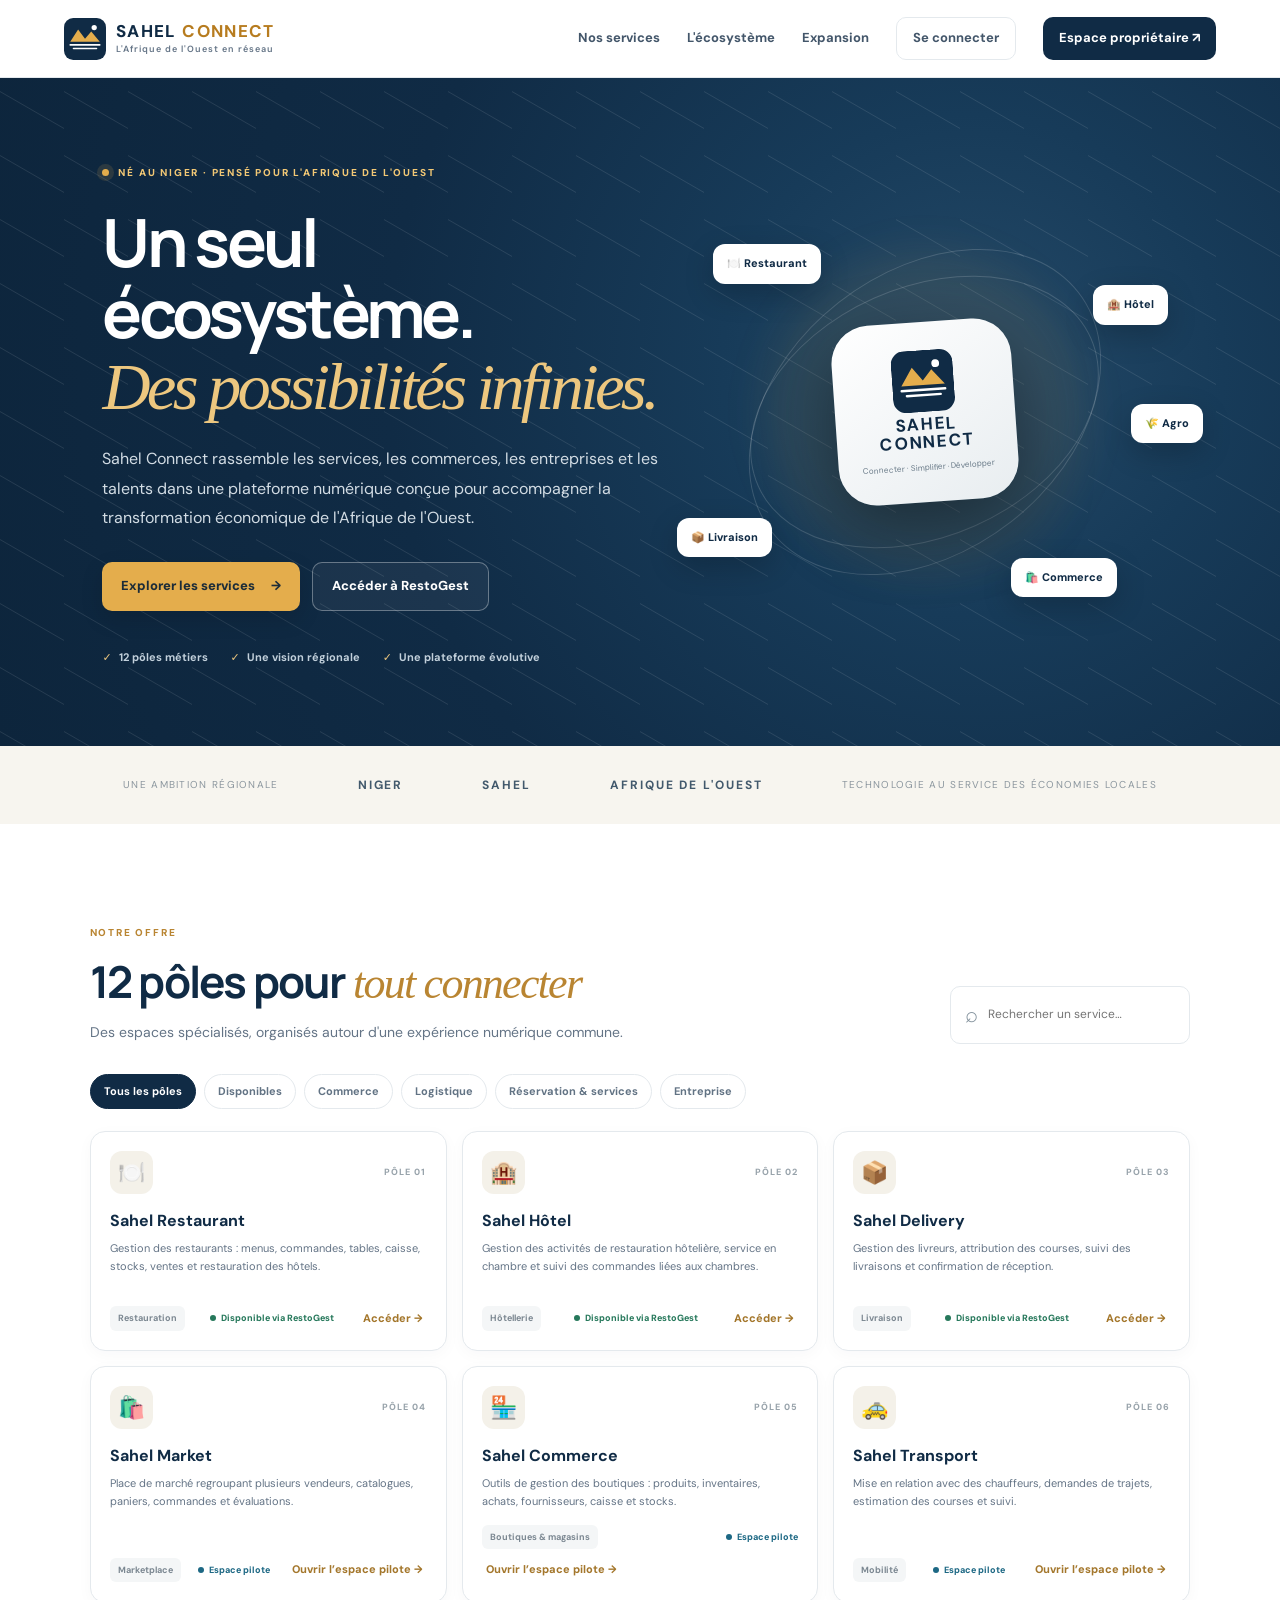
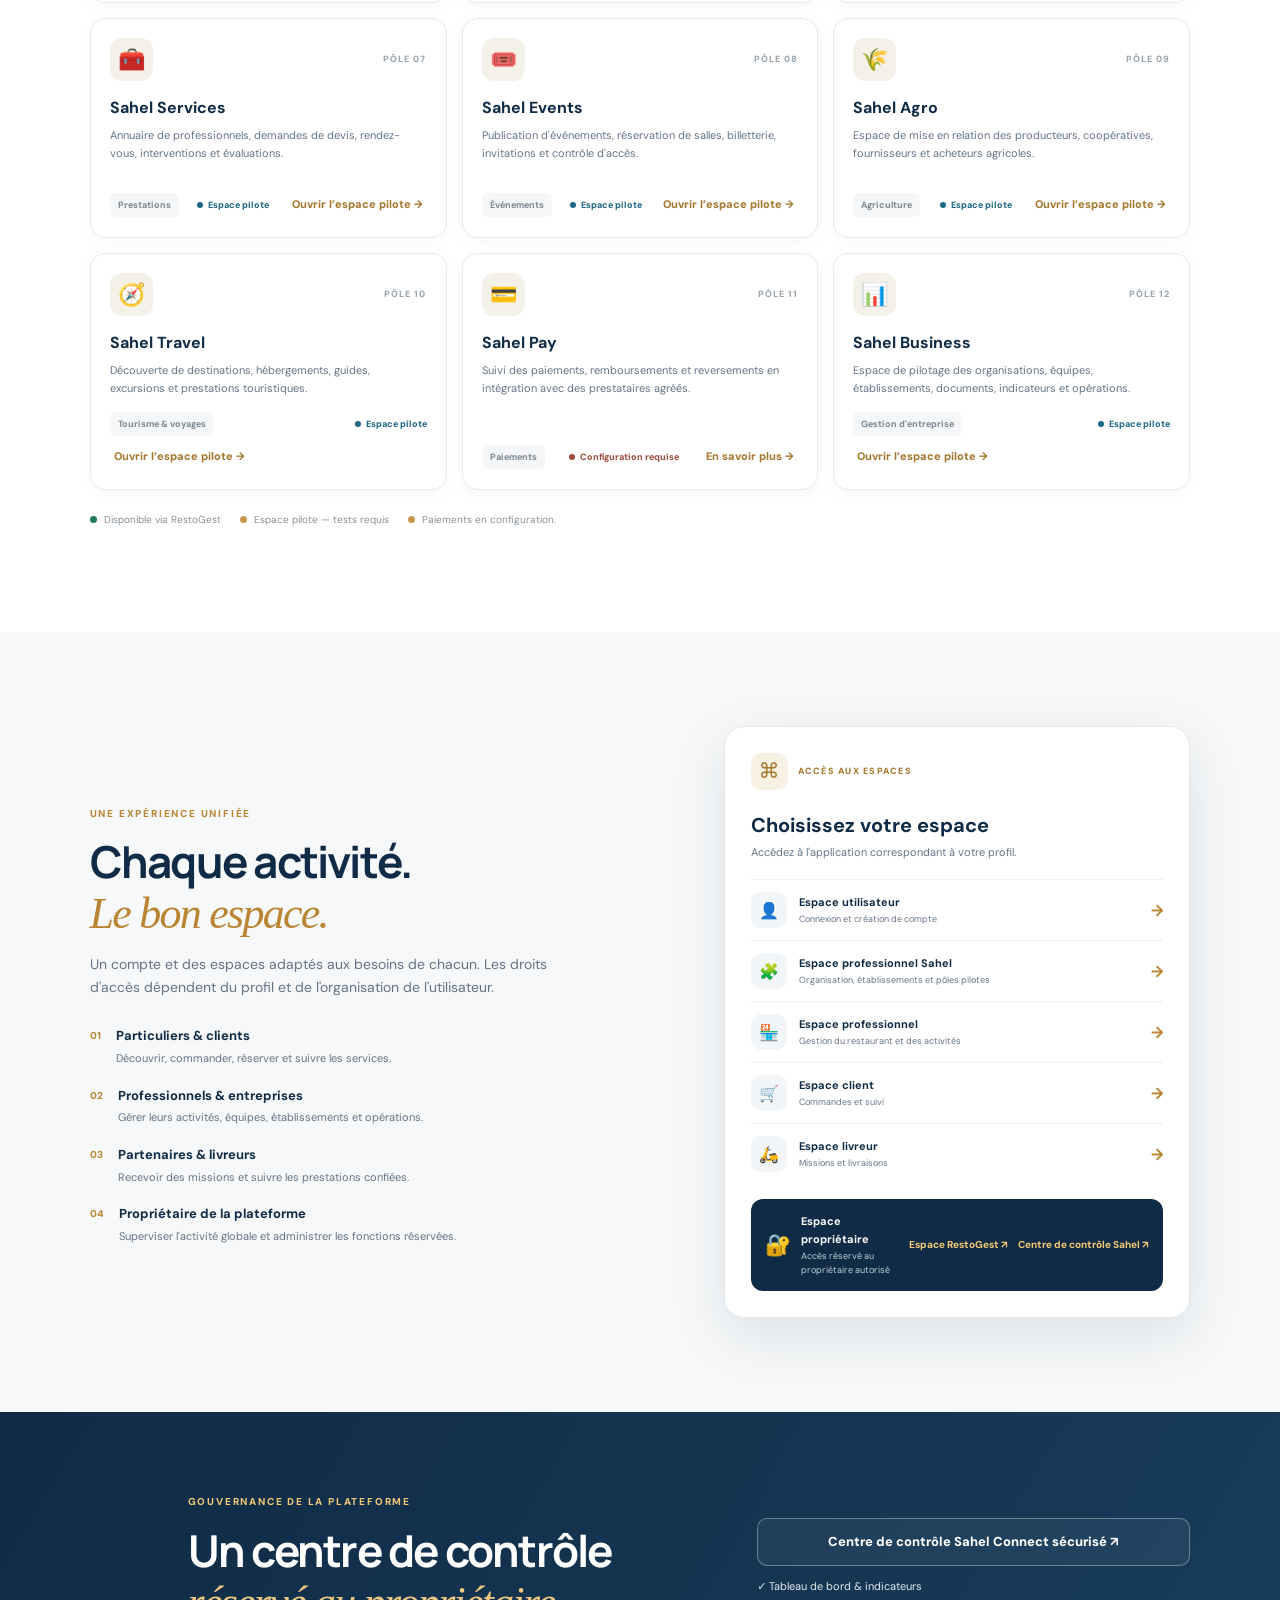
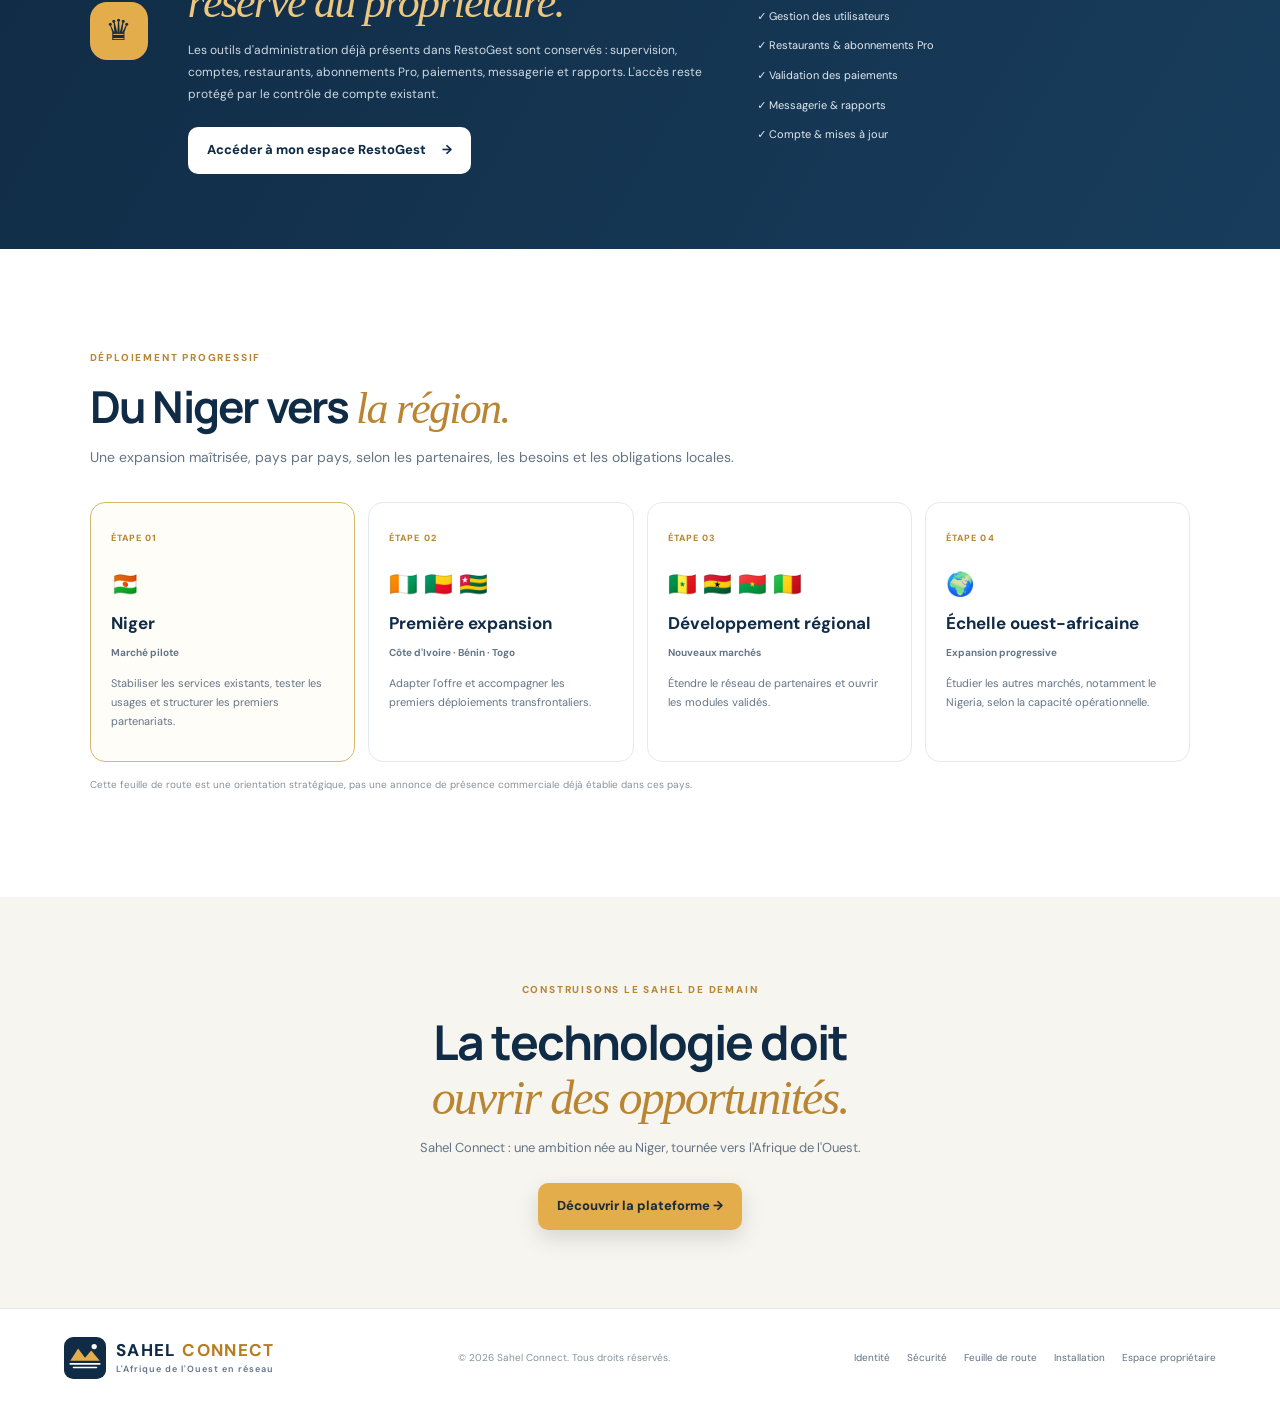
<file: sahel/nouveau-dossier/SAHEL_CONNECT_STANDALONE.html>
<!doctype html>
<html lang="fr">
<head>
<meta charset="utf-8">
<meta name="viewport" content="width=device-width,initial-scale=1">
<meta name="theme-color" content="#102b45">
<meta name="description" content="Sahel Connect — l'écosystème numérique multiservices né au Niger, ouvert à l'Afrique de l'Ouest.">
<meta property="og:type" content="website">
<meta property="og:title" content="Sahel Connect — Un écosystème, plusieurs services">
<meta property="og:description" content="Connecter les clients, les entreprises, les commerçants et les prestataires en Afrique de l'Ouest.">

<link rel="icon" href="[data-uri]" type="image/svg+xml">

<link rel="preconnect" href="https://fonts.googleapis.com">
<link rel="preconnect" href="https://fonts.gstatic.com" crossorigin>
<link href="https://fonts.googleapis.com/css2?family=DM+Sans:wght@400;500;600;700;800&family=Manrope:wght@400;500;600;700;800&display=swap" rel="stylesheet">
<style> :root{--navy:#102b45;--navy2:#183d5c;--gold:#e4ad4c;--cream:#f7f5ef;--ink:#172b3c;--muted:#647486;--line:#e4e9ed;--green:#26785b;--paper:#fff;--soft:#f3f6f8;--shadow:0 18px 55px rgba(16,43,69,.10)}
*{box-sizing:border-box}html{scroll-behavior:smooth;scroll-padding-top:90px}body{margin:0;font-family:'DM Sans',Manrope,system-ui,sans-serif;color:var(--ink);background:#fff;line-height:1.6}a{color:inherit;text-decoration:none}button,input{font:inherit}.topbar{height:78px;padding:0 max(5vw,22px);display:flex;align-items:center;justify-content:space-between;background:rgba(255,255,255,.96);border-bottom:1px solid var(--line);position:sticky;top:0;z-index:50;backdrop-filter:blur(14px)}.brand{display:flex;align-items:center;gap:10px;color:var(--navy);font-weight:800;letter-spacing:.08em;font-size:17px;line-height:1.1}.brand img{width:42px;height:42px}.brand b{color:#b77c1f}.brand small{display:block;font-size:9px;letter-spacing:.11em;color:var(--muted);font-weight:600;margin-top:5px}.topbar nav{display:flex;align-items:center;gap:27px;font-size:13px;font-weight:700;color:#43566a}.topbar nav a:hover{color:#b77c1f}.nav-login{padding:10px 16px;border:1px solid var(--line);border-radius:10px}.nav-owner{background:var(--navy);color:#fff!important;padding:11px 16px;border-radius:10px}.menu{display:none;border:0;background:var(--navy);color:#fff;border-radius:9px;padding:8px 12px;font-size:20px}
.hero{min-height:590px;background:radial-gradient(circle at 76% 43%,#244967 0,#173b59 24%,#102b45 56%,#0d253c 100%);color:#fff;display:grid;grid-template-columns:1.06fr .94fr;align-items:center;padding:80px max(8vw,26px);overflow:hidden;position:relative}.hero:after{content:"";position:absolute;inset:0;opacity:.10;background-image:linear-gradient(30deg,transparent 49%,#fff 50%,transparent 51%);background-size:64px 64px;pointer-events:none}.hero-copy{max-width:650px;position:relative;z-index:2}.eyebrow{font-size:10px;font-weight:800;letter-spacing:.18em;color:#b98532;display:inline-flex;align-items:center;gap:9px}.hero .eyebrow{color:#f2c875}.eyebrow i{width:7px;height:7px;background:#e4ad4c;border-radius:50%;box-shadow:0 0 0 5px #e4ad4c22}.hero h1{font-family:Manrope,sans-serif;font-size:clamp(42px,5.2vw,68px);line-height:1.07;letter-spacing:-.055em;margin:22px 0}.hero h1 em,.section h2 em,.owner-section h2 em,.cta h2 em{font-family:Georgia,serif;font-weight:500;color:#edc77f}.hero-lead{font-size:16px;color:#d2dce4;max-width:590px;line-height:1.85}.hero-actions{display:flex;gap:12px;flex-wrap:wrap;margin-top:29px}.btn{display:inline-flex;align-items:center;justify-content:center;gap:16px;padding:13px 19px;border-radius:10px;font-size:13px;font-weight:800;transition:.2s}.btn:hover{transform:translateY(-2px);filter:brightness(1.04)}.btn-gold{background:var(--gold);color:#1c2c38;box-shadow:0 8px 22px #0002}.btn-glass{border:1px solid #ffffff55;color:#fff;background:#ffffff0d}.btn-dark{background:#fff;color:var(--navy)}.hero-proof{display:flex;gap:23px;margin-top:38px;color:#c2d0db;font-size:11px;font-weight:700}.hero-proof span:before{content:"✓";color:#edc77f;margin-right:7px}.hero-visual{height:420px;position:relative;display:grid;place-items:center;z-index:1}.visual-glow{position:absolute;width:320px;height:320px;border-radius:50%;background:#e4ad4c17;filter:blur(20px)}.ring{position:absolute;border:1px solid #ffffff28;border-radius:50%;transform:rotate(-24deg)}.ring-a{width:365px;height:250px}.ring-b{width:280px;height:390px;transform:rotate(52deg)}.core{width:180px;height:180px;border-radius:38px;background:linear-gradient(145deg,#fff,#e8edf0);color:var(--navy);box-shadow:0 25px 70px #0006;display:flex;flex-direction:column;align-items:center;justify-content:center;transform:rotate(-4deg);z-index:2}.core img{width:62px;height:62px}.core b{font-size:17px;line-height:1.05;letter-spacing:.1em;text-align:center;margin-top:4px}.core small{font-size:8px;color:#687987;margin-top:9px}.orbit-chip{position:absolute;background:#fff;color:var(--navy);font-size:11px;font-weight:800;padding:11px 14px;border-radius:12px;box-shadow:0 10px 30px #0003;z-index:3}.chip-a{top:42px;left:8%}.chip-b{top:83px;right:2%}.chip-c{bottom:65px;left:1%}.chip-d{bottom:25px;right:12%}.chip-e{top:48%;right:-5%}
.trust-strip{min-height:78px;display:flex;justify-content:space-evenly;align-items:center;gap:20px;flex-wrap:wrap;padding:18px 5vw;background:#f7f5ef;color:#8b969e;font-size:10px;letter-spacing:.13em}.trust-strip b{color:#42596c;font-size:12px;letter-spacing:.16em}
.section{padding:94px max(7vw,24px)}.section-heading{display:flex;justify-content:space-between;align-items:end;gap:25px;margin-bottom:30px}.section h2,.owner-section h2{font-family:Manrope,sans-serif;color:var(--navy);font-size:clamp(30px,3.5vw,44px);line-height:1.14;letter-spacing:-.04em;margin:12px 0}.section h2 em{color:#b98532}.section-heading p{color:var(--muted);margin:0;font-size:14px}.search-box{display:flex;align-items:center;gap:8px;border:1px solid var(--line);padding:10px 14px;border-radius:10px;min-width:240px;background:#fff;color:#81909b}.search-box input{border:0;outline:0;width:100%;font-size:12px;color:var(--ink)}.search-box span{font-size:22px}.filters{display:flex;gap:8px;flex-wrap:wrap;margin-bottom:22px}.filters button{border:1px solid var(--line);background:#fff;color:#627384;padding:8px 13px;border-radius:999px;font-size:11px;font-weight:700;cursor:pointer}.filters button.active,.filters button:hover{background:var(--navy);border-color:var(--navy);color:#fff}.module-grid{display:grid;grid-template-columns:repeat(3,1fr);gap:15px}.module{border:1px solid var(--line);border-radius:15px;padding:19px;background:#fff;display:flex;flex-direction:column;min-height:220px;transition:.2s;box-shadow:0 4px 16px #102b4508}.module:hover{transform:translateY(-4px);box-shadow:var(--shadow);border-color:#d4b77f}.module-top{display:flex;justify-content:space-between;align-items:center}.module-icon{width:43px;height:43px;border-radius:12px;background:#f4f1e9;display:grid;place-items:center;font-size:22px}.module-code{font-size:9px;font-weight:800;letter-spacing:.12em;color:#98a3ab}.module h3{font-size:16px;color:var(--navy);margin:14px 0 5px}.module p{font-size:11px;line-height:1.65;color:var(--muted);margin:0 0 15px;flex:1}.module-bottom{display:flex;align-items:center;justify-content:space-between;gap:8px;flex-wrap:wrap}.module-tag{font-size:9px;color:#7b8791;background:#f4f6f7;padding:5px 8px;border-radius:6px;font-weight:700}.module-state{font-size:9px;font-weight:800;display:flex;align-items:center;gap:5px}.module-state.live{color:#26785b}.module-state.planned{color:#a4772c}.module-state.pilot{color:#1d6884}.module-state.blocked{color:#9b4d3c}.module-state:before{content:"";width:6px;height:6px;border-radius:50%;background:currentColor}.module button{border:0;background:transparent;color:#a4772c;font-size:11px;font-weight:800;cursor:pointer;padding:4px}.availability-note{font-size:10px;color:#84919a;margin-top:22px;display:flex;align-items:center;gap:7px;flex-wrap:wrap}.status-dot{width:7px;height:7px;border-radius:50%;display:inline-block}.status-dot.live{background:#26785b}.status-dot.planned{background:#c69a4d;margin-left:12px}
.ecosystem{background:#f6f8f9;display:grid;grid-template-columns:1fr .9fr;gap:9vw;align-items:center}.ecosystem-copy>p{font-size:14px;color:var(--muted);max-width:490px}.audience-list{margin-top:28px;display:grid;gap:18px}.audience-list article{display:flex;gap:15px;align-items:flex-start}.audience-list article>span{font-size:10px;color:#b98532;font-weight:800;padding-top:2px}.audience-list b,.audience-list small{display:block}.audience-list b{font-size:13px;color:var(--navy)}.audience-list small{font-size:11px;color:var(--muted);margin-top:3px}.workspace-card{background:#fff;border:1px solid #e5e9ec;border-radius:20px;padding:26px;box-shadow:var(--shadow)}.workspace-top{display:flex;align-items:center;gap:10px}.workspace-icon{width:37px;height:37px;background:#f7f1e4;border-radius:10px;display:grid;place-items:center;color:#a4772c;font-size:21px}.workspace-label{font-size:9px;letter-spacing:.14em;font-weight:800;color:#a4772c}.workspace-card h3{font-size:20px;color:var(--navy);margin:19px 0 3px}.workspace-card>p{font-size:11px;color:var(--muted);margin:0 0 18px}.access-row{display:flex;align-items:center;gap:12px;padding:12px 0;border-top:1px solid #edf0f2}.access-icon{width:36px;height:36px;border-radius:10px;background:#f3f6f8;display:grid;place-items:center}.access-row span:nth-child(2){flex:1}.access-row b,.access-row small{display:block}.access-row b{font-size:11px;color:var(--navy)}.access-row small{font-size:9px;color:var(--muted)}.access-row strong{color:#b98532}.owner-access{margin-top:15px;background:#102b45;border-radius:12px;padding:14px;display:flex;align-items:center;justify-content:space-between;gap:10px;color:#fff}.owner-access>div{display:flex;align-items:center;gap:10px}.owner-access>div>span{font-size:21px}.owner-access b,.owner-access small{display:block}.owner-access b{font-size:11px}.owner-access small{font-size:9px;color:#c2d0db}.owner-access>a{font-size:10px;color:#f2c875;font-weight:800;white-space:nowrap}
.owner-section{padding:75px max(7vw,24px);background:linear-gradient(120deg,#102b45,#183d5c);color:#fff;display:grid;grid-template-columns:70px 1fr .8fr;gap:28px;align-items:center}.owner-emblem{width:58px;height:58px;border-radius:17px;background:#e4ad4c;color:#172b3c;display:grid;place-items:center;font-size:29px}.owner-section .eyebrow{color:#f2c875}.owner-section h2{color:#fff}.owner-section h2 em{color:#edc77f}.owner-text p{font-size:12px;line-height:1.8;color:#cfdae2;max-width:640px}.owner-text .btn{margin-top:10px}.owner-features{display:grid;gap:12px;font-size:11px;color:#e3eaf0}
.roadmap{background:#fff}.roadmap-grid{display:grid;grid-template-columns:repeat(4,1fr);gap:13px;margin-top:34px}.road-card{padding:20px;border:1px solid var(--line);border-radius:15px;position:relative;min-height:230px}.road-card.current{border-color:#d8b76e;background:#fffdf8}.road-number{font-size:9px;font-weight:800;letter-spacing:.12em;color:#b98532}.road-flag{display:block;font-size:23px;margin:17px 0 8px}.road-card h3{font-size:17px;color:var(--navy);margin:0}.road-card>b{font-size:10px;color:#657686}.road-card p{font-size:11px;color:var(--muted);line-height:1.7}.road-note{font-size:10px;color:#87939c;margin-top:15px}
.cta{text-align:center;background:#f7f5ef;padding:78px 20px}.cta h2{font-family:Manrope,sans-serif;font-size:clamp(32px,4vw,48px);line-height:1.12;color:var(--navy);letter-spacing:-.04em;margin:14px 0}.cta h2 em{color:#b98532}.cta p{color:var(--muted);font-size:13px;margin-bottom:24px}
footer{padding:28px max(5vw,22px);display:flex;align-items:center;justify-content:space-between;gap:20px;flex-wrap:wrap;border-top:1px solid var(--line)}footer p{font-size:10px;color:#87939c}footer>div{display:flex;gap:17px;flex-wrap:wrap}footer>div a{font-size:10px;color:#617282}
.modal{display:none;position:fixed;inset:0;background:#071a2bcc;z-index:100;align-items:center;justify-content:center;padding:20px}.modal.open{display:flex}.modal-card{background:#fff;border-radius:18px;padding:28px;max-width:460px;width:100%;position:relative;box-shadow:0 24px 70px #0004}.modal-x{position:absolute;right:14px;top:12px;border:0;background:#f1f4f6;border-radius:50%;width:32px;height:32px;font-size:21px;cursor:pointer}.modal-icon{font-size:34px;margin:8px 0}.modal-card h2{color:var(--navy);margin:8px 0}.modal-card p{font-size:13px;color:var(--muted);line-height:1.7}.notice{padding:12px;background:#f5f7f8;border-radius:10px;font-size:11px!important}.notice.live{background:#edf7f1;color:#26785b}.notice.planned{background:#fbf5e9;color:#8c672c}.modal-card .btn{margin-top:8px}#toast{position:fixed;bottom:20px;left:50%;transform:translateX(-50%);background:#102b45;color:#fff;padding:10px 16px;border-radius:9px;font-size:12px;opacity:0;pointer-events:none;transition:.2s;z-index:150}#toast.show{opacity:1}
@media(max-width:900px){.hero{padding:65px 6vw;grid-template-columns:1fr .8fr}.hero-visual{transform:scale(.85)}.module-grid{grid-template-columns:repeat(2,1fr)}.owner-section{grid-template-columns:55px 1fr}.owner-features{grid-column:2;grid-template-columns:1fr 1fr;display:grid}.roadmap-grid{grid-template-columns:repeat(2,1fr)}.ecosystem{gap:5vw}}
@media(max-width:650px){.topbar{height:68px;padding:0 17px}.brand{font-size:15px}.brand img{width:37px;height:37px}.menu{display:block}.topbar nav{display:none;position:absolute;top:68px;left:0;right:0;background:#fff;padding:15px 20px 20px;border-bottom:1px solid var(--line);box-shadow:0 12px 22px #102b4515;flex-direction:column;align-items:stretch;gap:13px}.topbar nav.open{display:flex}.topbar nav a{padding:9px}.hero{display:block;padding:60px 23px 20px;min-height:auto}.hero h1{font-size:43px}.hero-lead{font-size:14px}.hero-proof{gap:10px;flex-wrap:wrap;font-size:10px}.hero-visual{height:300px;transform:scale(.78);margin:-5px -25px 0}.ring-a{width:310px}.ring-b{height:330px}.chip-a{left:1%;top:25px}.chip-b{right:0;top:50px}.chip-c{left:0;bottom:35px}.chip-d{right:0;bottom:22px}.chip-e{right:-4%;top:46%}.trust-strip{gap:12px;font-size:8px}.trust-strip b{font-size:10px}.section{padding:65px 20px}.section-heading{display:block}.search-box{margin-top:18px;width:100%}.module-grid{grid-template-columns:1fr}.module{min-height:190px}.ecosystem{display:block}.workspace-card{margin-top:35px;padding:19px}.owner-section{display:block;padding:55px 22px}.owner-emblem{margin-bottom:20px}.owner-features{margin-top:28px;grid-template-columns:1fr}.roadmap-grid{grid-template-columns:1fr}.road-card{min-height:0}.cta{padding:60px 20px}footer{padding:25px 20px;display:block}footer p{margin:20px 0}footer>div{gap:13px}.owner-access{align-items:flex-start;flex-direction:column}.hero-actions .btn{font-size:11px}}
</style>
<title>Sahel Connect — Un écosystème, plusieurs services</title>
</head>
<body>
<header class="topbar">
  <a class="brand" href="#accueil" aria-label="Sahel Connect, accueil"><img src="[data-uri]" alt=""><span>SAHEL <b>CONNECT</b><small>L'Afrique de l'Ouest en réseau</small></span></a>
  <button class="menu" id="menuBtn" aria-label="Ouvrir le menu" aria-expanded="false">☰</button>
  <nav id="mainNav">
    <a href="#services">Nos services</a><a href="#ecosysteme">L'écosystème</a><a href="#deploiement">Expansion</a>
    <a href="../index.html" class="nav-login">Se connecter</a>
    <a href="../owner.html" class="nav-owner">Espace propriétaire ↗</a>
  </nav>
</header>
<main>
<section class="hero" id="accueil">
  <div class="hero-copy">
    <span class="eyebrow"><i></i> NÉ AU NIGER · PENSÉ POUR L'AFRIQUE DE L'OUEST</span>
    <h1>Un seul écosystème.<br><em>Des possibilités infinies.</em></h1>
    <p class="hero-lead">Sahel Connect rassemble les services, les commerces, les entreprises et les talents dans une plateforme numérique conçue pour accompagner la transformation économique de l'Afrique de l'Ouest.</p>
    <div class="hero-actions"><a class="btn btn-gold" href="#services">Explorer les services <span>→</span></a><a class="btn btn-glass" href="../index.html">Accéder à RestoGest</a></div>
    <div class="hero-proof"><span>12 pôles métiers</span><span>Une vision régionale</span><span>Une plateforme évolutive</span></div>
  </div>
  <div class="hero-visual" aria-label="Illustration de l'écosystème Sahel Connect">
    <div class="visual-glow"></div><div class="ring ring-a"></div><div class="ring ring-b"></div>
    <div class="core"><img src="[data-uri]" alt=""><b>SAHEL<br>CONNECT</b><small>Connecter · Simplifier · Développer</small></div>
    <span class="orbit-chip chip-a">🍽️ Restaurant</span><span class="orbit-chip chip-b">🏨 Hôtel</span><span class="orbit-chip chip-c">📦 Livraison</span><span class="orbit-chip chip-d">🛍️ Commerce</span><span class="orbit-chip chip-e">🌾 Agro</span>
  </div>
</section>
<section class="trust-strip"><span>UNE AMBITION RÉGIONALE</span><b>NIGER</b><b>SAHEL</b><b>AFRIQUE DE L'OUEST</b><span>TECHNOLOGIE AU SERVICE DES ÉCONOMIES LOCALES</span></section>

<section class="section services-section" id="services">
  <div class="section-heading"><div><span class="eyebrow">NOTRE OFFRE</span><h2>12 pôles pour <em>tout connecter</em></h2><p>Des espaces spécialisés, organisés autour d'une expérience numérique commune.</p></div><label class="search-box"><span>⌕</span><input id="search" type="search" placeholder="Rechercher un service…" aria-label="Rechercher un service"></label></div>
  <div class="filters" id="filters"><button class="active" data-filter="all">Tous les pôles</button><button data-filter="live">Disponibles</button><button data-filter="commerce">Commerce</button><button data-filter="logistique">Logistique</button><button data-filter="reservation">Réservation & services</button><button data-filter="entreprise">Entreprise</button></div>
  <div class="module-grid" id="modules" aria-live="polite"></div>
  <p class="availability-note"><span class="status-dot live"></span> Disponible via RestoGest <span class="status-dot planned"></span> Espace pilote — tests requis <span class="status-dot planned"></span> Paiements en configuration.</p>
</section>

<section class="ecosystem section" id="ecosysteme">
  <div class="ecosystem-copy"><span class="eyebrow">UNE EXPÉRIENCE UNIFIÉE</span><h2>Chaque activité.<br><em>Le bon espace.</em></h2><p>Un compte et des espaces adaptés aux besoins de chacun. Les droits d'accès dépendent du profil et de l'organisation de l'utilisateur.</p>
    <div class="audience-list">
      <article><span>01</span><div><b>Particuliers & clients</b><small>Découvrir, commander, réserver et suivre les services.</small></div></article>
      <article><span>02</span><div><b>Professionnels & entreprises</b><small>Gérer leurs activités, équipes, établissements et opérations.</small></div></article>
      <article><span>03</span><div><b>Partenaires & livreurs</b><small>Recevoir des missions et suivre les prestations confiées.</small></div></article>
      <article><span>04</span><div><b>Propriétaire de la plateforme</b><small>Superviser l'activité globale et administrer les fonctions réservées.</small></div></article>
    </div>
  </div>
  <div class="workspace-card">
    <div class="workspace-top"><span class="workspace-icon">⌘</span><span class="workspace-label">ACCÈS AUX ESPACES</span></div>
    <h3>Choisissez votre espace</h3><p>Accédez à l'application correspondant à votre profil.</p>
    <a class="access-row" href="../index.html"><span class="access-icon">👤</span><span><b>Espace utilisateur</b><small>Connexion et création de compte</small></span><strong>→</strong></a>
    <a class="access-row" href="app/index.html"><span class="access-icon">🧩</span><span><b>Espace professionnel Sahel</b><small>Organisation, établissements et pôles pilotes</small></span><strong>→</strong></a>
    <a class="access-row" href="../restaurant.html"><span class="access-icon">🏪</span><span><b>Espace professionnel</b><small>Gestion du restaurant et des activités</small></span><strong>→</strong></a>
    <a class="access-row" href="../client.html"><span class="access-icon">🛒</span><span><b>Espace client</b><small>Commandes et suivi</small></span><strong>→</strong></a>
    <a class="access-row" href="../driver.html"><span class="access-icon">🛵</span><span><b>Espace livreur</b><small>Missions et livraisons</small></span><strong>→</strong></a>
    <div class="owner-access"><div><span>🔐</span><div><b>Espace propriétaire</b><small>Accès réservé au propriétaire autorisé</small></div></div><a href="../owner.html">Espace RestoGest ↗</a><a href="owner/index.html">Centre de contrôle Sahel ↗</a></div>
  </div>
</section>

<section class="owner-section">
  <div class="owner-emblem">♛</div><div class="owner-text"><span class="eyebrow">GOUVERNANCE DE LA PLATEFORME</span><h2>Un centre de contrôle<br><em>réservé au propriétaire.</em></h2><p>Les outils d'administration déjà présents dans RestoGest sont conservés : supervision, comptes, restaurants, abonnements Pro, paiements, messagerie et rapports. L'accès reste protégé par le contrôle de compte existant.</p><a class="btn btn-dark" href="../owner.html">Accéder à mon espace RestoGest <span>→</span></a></div>
  <div class="owner-features"><a class="btn btn-glass" href="owner/index.html">Centre de contrôle Sahel Connect sécurisé ↗</a><span>✓ Tableau de bord & indicateurs</span><span>✓ Gestion des utilisateurs</span><span>✓ Restaurants & abonnements Pro</span><span>✓ Validation des paiements</span><span>✓ Messagerie & rapports</span><span>✓ Compte & mises à jour</span></div>
</section>

<section class="roadmap section" id="deploiement">
  <div class="section-heading"><div><span class="eyebrow">DÉPLOIEMENT PROGRESSIF</span><h2>Du Niger vers <em>la région.</em></h2><p>Une expansion maîtrisée, pays par pays, selon les partenaires, les besoins et les obligations locales.</p></div></div>
  <div class="roadmap-grid">
    <article class="road-card current"><span class="road-number">ÉTAPE 01</span><span class="road-flag">🇳🇪</span><h3>Niger</h3><b>Marché pilote</b><p>Stabiliser les services existants, tester les usages et structurer les premiers partenariats.</p></article>
    <article class="road-card"><span class="road-number">ÉTAPE 02</span><span class="road-flag">🇨🇮 🇧🇯 🇹🇬</span><h3>Première expansion</h3><b>Côte d'Ivoire · Bénin · Togo</b><p>Adapter l'offre et accompagner les premiers déploiements transfrontaliers.</p></article>
    <article class="road-card"><span class="road-number">ÉTAPE 03</span><span class="road-flag">🇸🇳 🇬🇭 🇧🇫 🇲🇱</span><h3>Développement régional</h3><b>Nouveaux marchés</b><p>Étendre le réseau de partenaires et ouvrir les modules validés.</p></article>
    <article class="road-card"><span class="road-number">ÉTAPE 04</span><span class="road-flag">🌍</span><h3>Échelle ouest-africaine</h3><b>Expansion progressive</b><p>Étudier les autres marchés, notamment le Nigeria, selon la capacité opérationnelle.</p></article>
  </div>
  <p class="road-note">Cette feuille de route est une orientation stratégique, pas une annonce de présence commerciale déjà établie dans ces pays.</p>
</section>

<section class="cta"><span class="eyebrow">CONSTRUISONS LE SAHEL DE DEMAIN</span><h2>La technologie doit<br><em>ouvrir des opportunités.</em></h2><p>Sahel Connect : une ambition née au Niger, tournée vers l'Afrique de l'Ouest.</p><a class="btn btn-gold" href="../index.html">Découvrir la plateforme →</a></section>
</main>
<footer><a class="brand" href="#accueil"><img src="[data-uri]" alt=""><span>SAHEL <b>CONNECT</b><small>L'Afrique de l'Ouest en réseau</small></span></a><p>© <span id="year"></span> Sahel Connect. Tous droits réservés.</p><div><a href="docs/IDENTITE-MARQUE.html">Identité</a><a href="docs/SECURITE-ET-LIMITES.html">Sécurité</a><a href="docs/FEUILLE-DE-ROUTE.html">Feuille de route</a><a href="docs/INSTALLATION-SAHEL.html">Installation</a><a href="../owner.html">Espace propriétaire</a></div></footer>
<div class="modal" id="moduleModal" aria-hidden="true"><div class="modal-card"><button class="modal-x" data-close aria-label="Fermer">×</button><div id="modalIcon" class="modal-icon"></div><span id="modalCode" class="eyebrow"></span><h2 id="modalTitle"></h2><p id="modalDescription"></p><p class="notice" id="modalNotice"></p><a class="btn btn-gold" id="modalOpen" href="../index.html" hidden>Ouvrir le service →</a></div></div>
<div id="toast" role="status" aria-live="polite"></div>
<script>window.SAHEL_MODULES = [
{id:"restaurant",code:"01",name:"Sahel Restaurant",group:"commerce",label:"Restauration",icon:"🍽️",status:"live",description:"Gestion des restaurants : menus, commandes, tables, caisse, stocks, ventes et restauration des hôtels.",url:"../index.html",cta:"Accéder à RestoGest",note:"Pôle actuellement accessible via RestoGest. Les fonctions dépendent du compte et des options activées dans l'application."},
{id:"hotel",code:"02",name:"Sahel Hôtel",group:"reservation",label:"Hôtellerie",icon:"🏨",status:"live",description:"Gestion des activités de restauration hôtelière, service en chambre et suivi des commandes liées aux chambres.",url:"../index.html",cta:"Accéder à RestoGest",note:"Le socle hôtelier actuellement disponible est lié à RestoGest. Un système complet de réservation et de gestion des chambres reste à développer."},
{id:"delivery",code:"03",name:"Sahel Delivery",group:"logistique",label:"Livraison",icon:"📦",status:"live",description:"Gestion des livreurs, attribution des courses, suivi des livraisons et confirmation de réception.",url:"../driver.html",cta:"Accéder à l'espace livreur",note:"Pôle actuellement disponible via RestoGest. Les fonctions avancées de logistique multi-vendeurs restent à développer."},
{id:"market",code:"04",name:"Sahel Market",group:"commerce",label:"Marketplace",icon:"🛍️",status:"pilot",url:"app/index.html?module=market",description:"Place de marché regroupant plusieurs vendeurs, catalogues, paniers, commandes et évaluations.",note:"Espace pilote connecté à la base Sahel Connect. Nécessite le développement du catalogue multi-vendeurs, des commandes, des commissions et de la modération."},
{id:"commerce",code:"05",name:"Sahel Commerce",group:"commerce",label:"Boutiques & magasins",icon:"🏪",status:"pilot",url:"app/index.html?module=commerce",description:"Outils de gestion des boutiques : produits, inventaires, achats, fournisseurs, caisse et stocks.",note:"Espace pilote connecté à la base Sahel Connect. Nécessite un module métier complet de gestion commerciale et de stock multi-boutiques."},
{id:"transport",code:"06",name:"Sahel Transport",group:"logistique",label:"Mobilité",icon:"🚕",status:"pilot",url:"app/index.html?module=transport",description:"Mise en relation avec des chauffeurs, demandes de trajets, estimation des courses et suivi.",note:"Espace pilote connecté à la base Sahel Connect. Nécessite les parcours chauffeur-client, la tarification, la cartographie et les règles locales."},
{id:"services",code:"07",name:"Sahel Services",group:"reservation",label:"Prestations",icon:"🧰",status:"pilot",url:"app/index.html?module=services",description:"Annuaire de professionnels, demandes de devis, rendez-vous, interventions et évaluations.",note:"Espace pilote connecté à la base Sahel Connect. Nécessite les profils prestataires, la disponibilité, les demandes et la gestion des litiges."},
{id:"events",code:"08",name:"Sahel Events",group:"reservation",label:"Événements",icon:"🎟️",status:"pilot",url:"app/index.html?module=events",description:"Publication d'événements, réservation de salles, billetterie, invitations et contrôle d'accès.",note:"Espace pilote connecté à la base Sahel Connect. Nécessite la gestion des événements, des capacités, des billets et du contrôle QR."},
{id:"agro",code:"09",name:"Sahel Agro",group:"commerce",label:"Agriculture",icon:"🌾",status:"pilot",url:"app/index.html?module=agro",description:"Espace de mise en relation des producteurs, coopératives, fournisseurs et acheteurs agricoles.",note:"Espace pilote connecté à la base Sahel Connect. Nécessite les catalogues agricoles, volumes, commandes en gros et circuits logistiques."},
{id:"travel",code:"10",name:"Sahel Travel",group:"reservation",label:"Tourisme & voyages",icon:"🧭",status:"pilot",url:"app/index.html?module=travel",description:"Découverte de destinations, hébergements, guides, excursions et prestations touristiques.",note:"Espace pilote connecté à la base Sahel Connect. Nécessite les offres touristiques, disponibilités, réservations et partenariats."},
{id:"pay",code:"11",name:"Sahel Pay",group:"entreprise",label:"Paiements",icon:"💳",status:"blocked",description:"Suivi des paiements, remboursements et reversements en intégration avec des prestataires agréés.",note:"Pôle planifié. Toute mise en service dépendra de partenaires autorisés, des validations réglementaires et d'audits de sécurité."},
{id:"business",code:"12",name:"Sahel Business",group:"entreprise",label:"Gestion d'entreprise",icon:"📊",status:"pilot",url:"app/index.html?module=business",description:"Espace de pilotage des organisations, équipes, établissements, documents, indicateurs et opérations.",note:"Espace pilote connecté à la base Sahel Connect. Le socle technique multi-organisations existe en SQL préparatoire, mais il n'est pas encore raccordé au portail en production."}
];

(()=>{'use strict';
const $=s=>document.querySelector(s),$$=s=>[...document.querySelectorAll(s)];
let activeFilter='all',lastFocus=null;
const esc=s=>String(s??'').replace(/[&<>"']/g,c=>({'&':'&amp;','<':'&lt;','>':'&gt;','"':'&quot;',"'":'&#39;'}[c]));
function renderModules(){
 const q=$('#search').value.trim().toLocaleLowerCase('fr');
 const list=SAHEL_MODULES.filter(m=>(activeFilter==='all'||(activeFilter==='live'&&m.status==='live')||m.group===activeFilter)&&(!q||(m.name+' '+m.description+' '+m.label).toLocaleLowerCase('fr').includes(q)));
 $('#modules').innerHTML=list.length?list.map(m=>`<article class="module">
 <div class="module-top"><span class="module-icon">${m.icon}</span><span class="module-code">PÔLE ${m.code}</span></div>
 <h3>${esc(m.name)}</h3><p>${esc(m.description)}</p>
 <div class="module-bottom"><span class="module-tag">${esc(m.label)}</span><span class="module-state ${m.status}">${m.status==='live'?'Disponible via RestoGest':m.status==='pilot'?'Espace pilote':m.status==='blocked'?'Configuration requise':'En préparation'}</span>
 <button type="button" data-module="${m.id}">${m.status==='live'?'Accéder →':m.status==='pilot'?'Ouvrir l’espace pilote →':'En savoir plus →'}</button></div></article>`).join(''):'<p class="empty">Aucun service ne correspond à votre recherche.</p>';
}
function openModal(m){
 lastFocus=document.activeElement;
 $('#modalIcon').textContent=m.icon;$('#modalCode').textContent='PÔLE '+m.code+' · '+m.label;
 $('#modalTitle').textContent=m.name;$('#modalDescription').textContent=m.description;
 $('#modalNotice').textContent=m.note;$('#modalNotice').className='notice '+m.status;
 const a=$('#modalOpen');a.hidden=!(m.status==='live'||m.status==='pilot');if(m.status==='live'||m.status==='pilot'){a.href=m.url;a.textContent=(m.status==='live'?m.cta:'Ouvrir l’espace pilote')+' →'}
 const modal=$('#moduleModal');modal.classList.add('open');modal.setAttribute('aria-hidden','false');
 const close=modal.querySelector('.modal-x');close.focus();
}
function closeModal(){const modal=$('#moduleModal');modal.classList.remove('open');modal.setAttribute('aria-hidden','true');if(lastFocus&&lastFocus.focus)lastFocus.focus()}
$('#filters').addEventListener('click',e=>{const b=e.target.closest('[data-filter]');if(!b)return;activeFilter=b.dataset.filter;$$('#filters button').forEach(x=>x.classList.toggle('active',x===b));renderModules()});
$('#search').addEventListener('input',renderModules);
$('#modules').addEventListener('click',e=>{const b=e.target.closest('[data-module]');if(b){const m=SAHEL_MODULES.find(x=>x.id===b.dataset.module);if(m)openModal(m)}});
document.addEventListener('click',e=>{if(e.target.closest('[data-close]'))closeModal()});
$('#moduleModal').addEventListener('click',e=>{if(e.target===$('#moduleModal'))closeModal()});
document.addEventListener('keydown',e=>{if(e.key==='Escape')closeModal()});
$('#menuBtn').addEventListener('click',()=>{const nav=$('#mainNav'),open=nav.classList.toggle('open');$('#menuBtn').setAttribute('aria-expanded',String(open))});
$$('#mainNav a').forEach(a=>a.addEventListener('click',()=>{$('#mainNav').classList.remove('open');$('#menuBtn').setAttribute('aria-expanded','false')}));
$('#year').textContent=new Date().getFullYear();renderModules();
if('serviceWorker'in navigator&&location.protocol.startsWith('http'))navigator.serviceWorker.register('sw.js').catch(()=>{});
})();</script>
</body></html>
</file>
